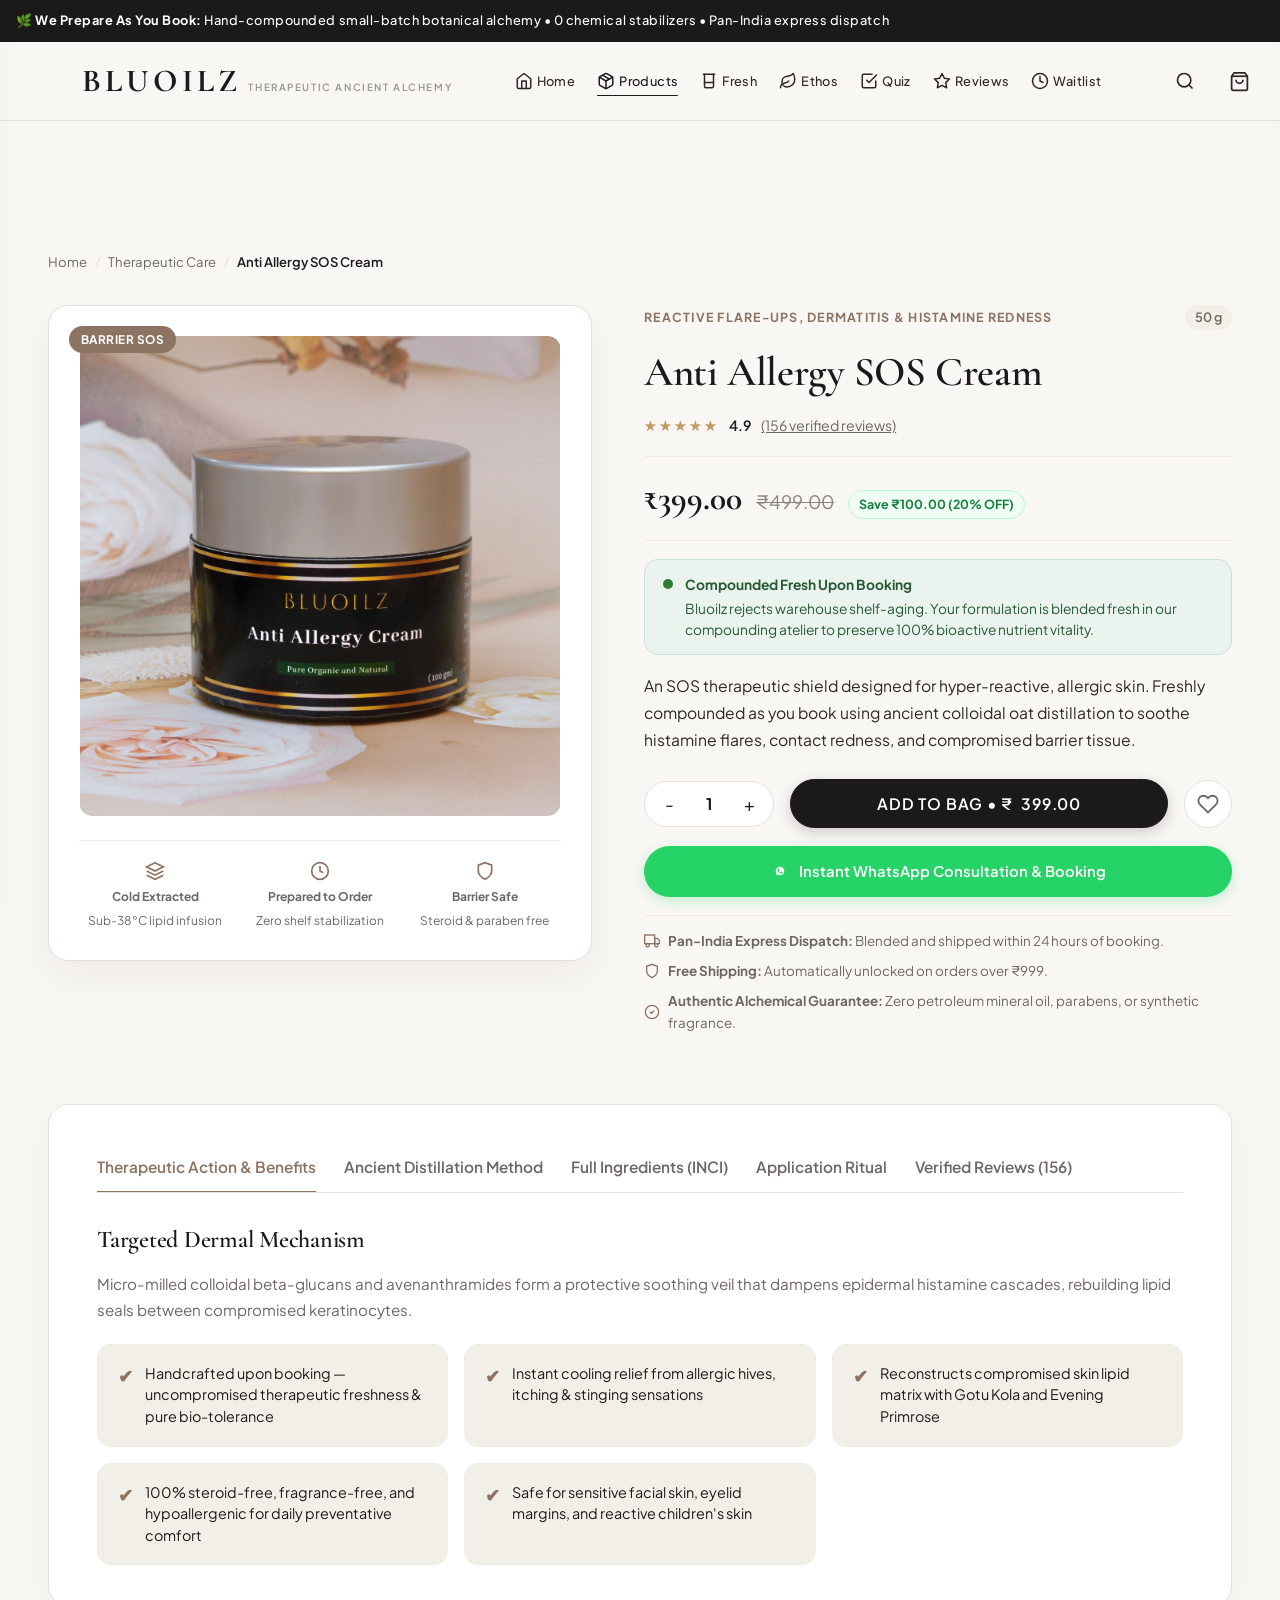
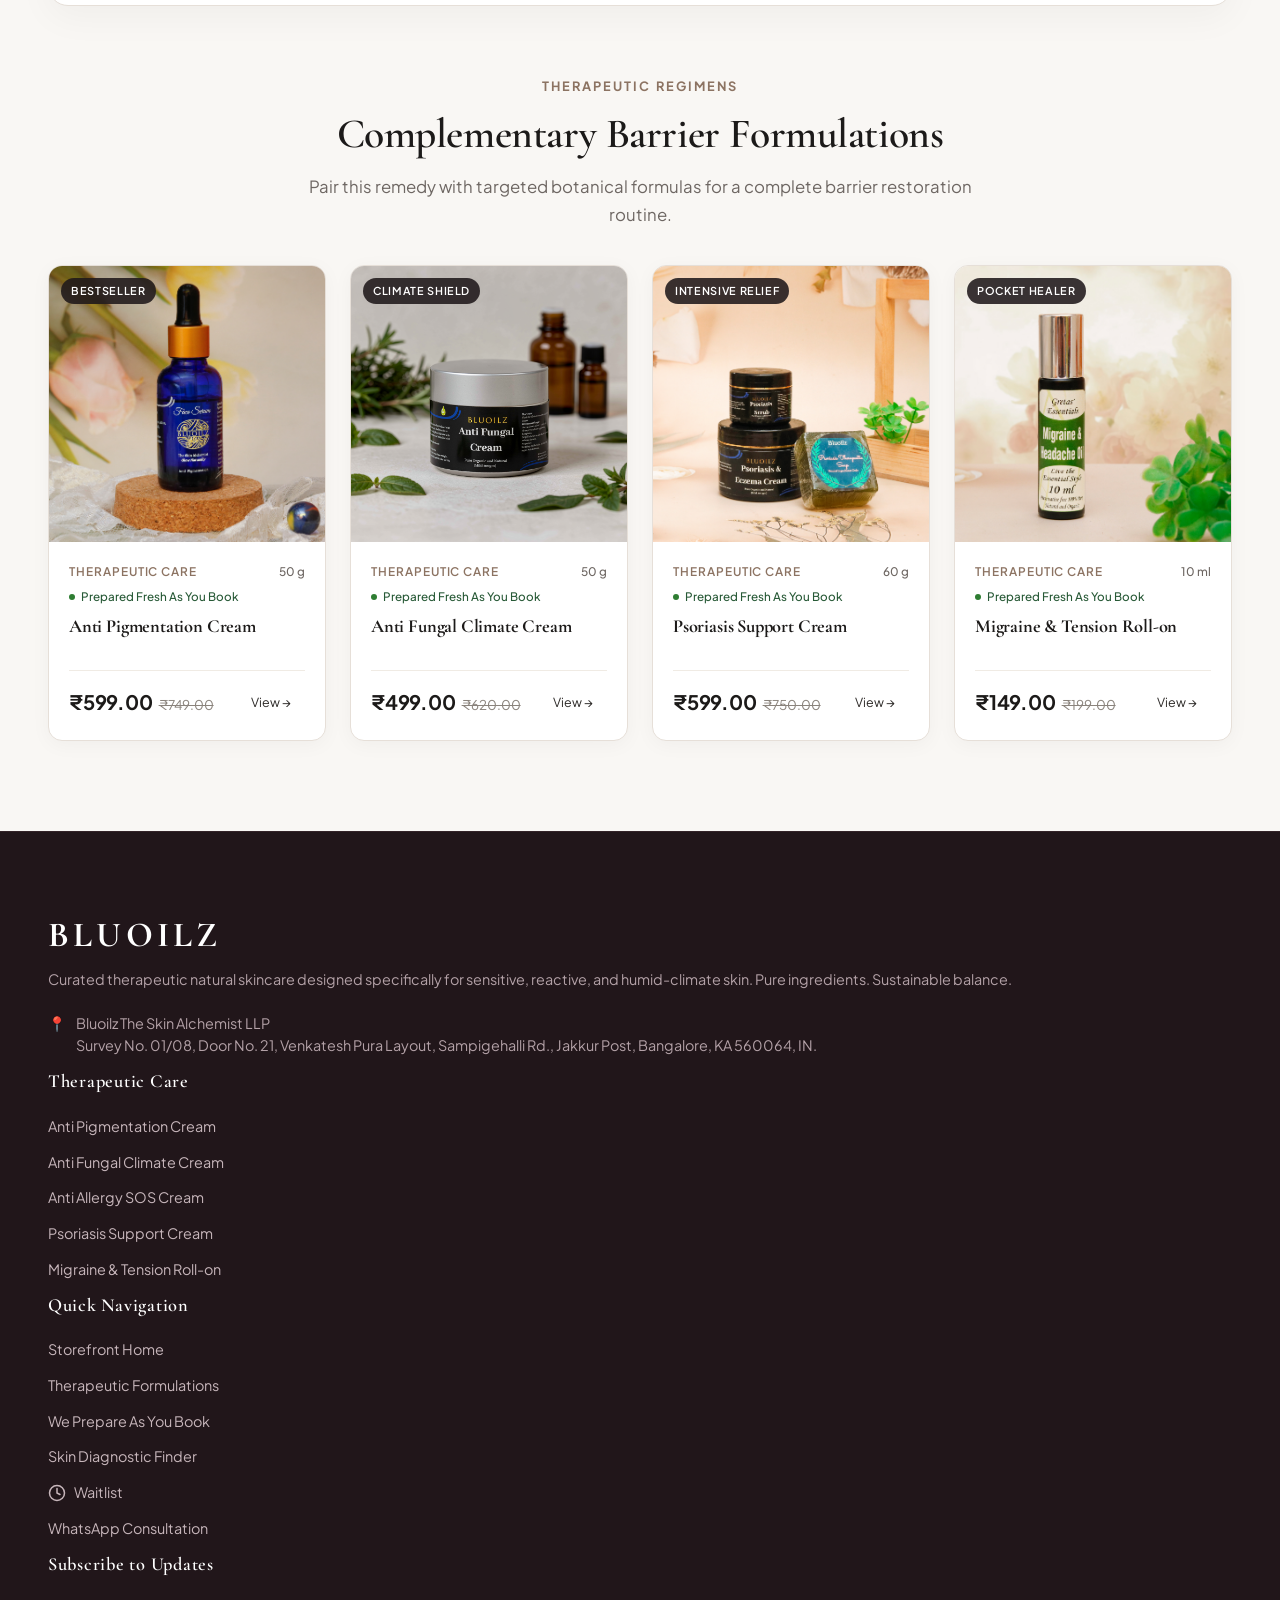
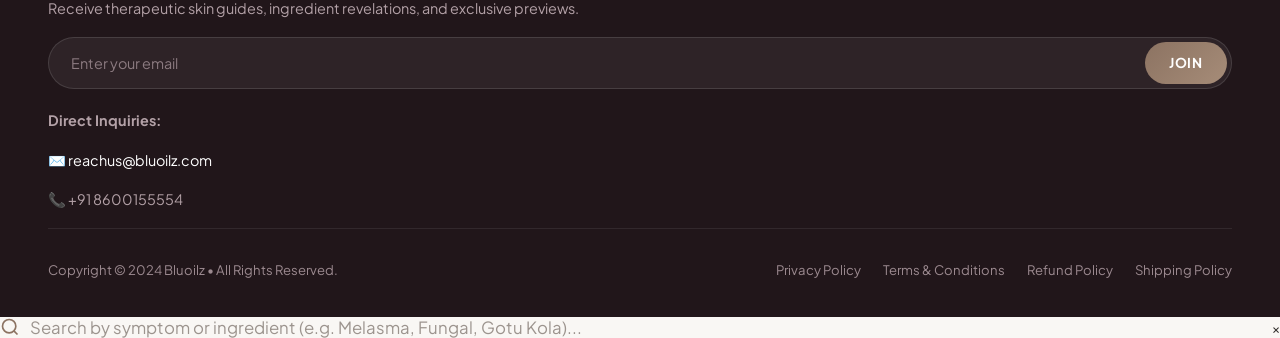
<file: anti-allergy-cream.html>
<!DOCTYPE html>
<html lang="en">
<head>
  <meta charset="UTF-8">
  <meta name="viewport" content="width=device-width, initial-scale=1.0">
  <meta name="color-scheme" content="light">
  <title>Anti Allergy SOS Cream | Bluoilz Therapeutic Skincare</title>
  <meta name="description" content="Hypoallergenic Anti Allergy SOS Cream made fresh as you book. Soothes contact redness, histamine flares, and compromised skin barriers with Colloidal Oatmeal & Gotu Kola.">
  <link rel="canonical" href="https://www.bluoilz.com/anti-allergy-cream.html">

  <!-- Open Graph -->
  <meta property="og:title" content="Anti Allergy SOS Cream | Bluoilz Therapeutic Skincare">
  <meta property="og:description" content="An SOS therapeutic shield designed for hyper-reactive, allergic skin. Freshly compounded as you book using ancient colloidal oat distillation to soothe histamine flares, contact redness, and compromised barrier tissue.">
  <meta property="og:type" content="product">
  <meta property="og:url" content="https://www.bluoilz.com/anti-allergy-cream.html">
  <meta property="og:image" content="https://www.bluoilz.com/assets/anti_allergy.jpg">
  <meta property="product:price:amount" content="399">
  <meta property="product:price:currency" content="INR">

  <!-- Schema.org Product Structured Data -->
  <script type="application/ld+json">
  {
    "@context": "https://schema.org/",
    "@type": "Product",
    "name": "Anti Allergy SOS Cream",
    "image": "https://www.bluoilz.com/assets/anti_allergy.jpg",
    "description": "An SOS therapeutic shield designed for hyper-reactive, allergic skin. Freshly compounded as you book using ancient colloidal oat distillation to soothe histamine flares, contact redness, and compromised barrier tissue.",
    "brand": {
      "@type": "Brand",
      "name": "Bluoilz"
    },
    "offers": {
      "@type": "Offer",
      "url": "https://www.bluoilz.com/anti-allergy-cream.html",
      "priceCurrency": "INR",
      "price": "399",
      "availability": "https://schema.org/InStock",
      "itemCondition": "https://schema.org/NewCondition"
    },
    "aggregateRating": {
      "@type": "AggregateRating",
      "ratingValue": "4.9",
      "reviewCount": "156"
    }
  }
  </script>

  <!-- Google Fonts -->
  <link rel="preconnect" href="https://fonts.googleapis.com">
  <link rel="preconnect" href="https://fonts.gstatic.com" crossorigin>
  <link href="https://fonts.googleapis.com/css2?family=Cormorant+Garamond:ital,wght@0,500;0,600;0,700;1,400;1,600&family=Plus+Jakarta+Sans:wght@400;500;600;700&display=swap" rel="stylesheet">

  <link rel="stylesheet" href="styles.css">
</head>
<body>

  <!-- Top Announcement Bar -->
  <div class="announcement-bar" role="region" aria-label="Announcement">
    <div class="announcement-inner">
      <span>🌿 <strong>We Prepare As You Book:</strong> Hand-compounded small-batch botanical alchemy &bull; 0 chemical stabilizers &bull; Pan-India express dispatch</span>
    </div>
  </div>

  <!-- Main Site Header -->
  <header class="site-header" id="siteHeader">
    <div class="container header-inner">
      <button class="mobile-nav-toggle" id="mobileNavToggle" aria-label="Toggle navigation menu" aria-expanded="false">
        <span></span>
        <span></span>
        <span></span>
      </button>

      <a href="index.html" class="brand-logo" aria-label="Bluoilz Home">
        <span class="brand-name">Bluoilz</span>
        <span class="brand-tag">Therapeutic Ancient Alchemy</span>
      </a>

      <!-- Desktop Nav -->
      <nav class="desktop-nav" aria-label="Main Navigation">
        <ul class="nav-links">
          <li class="nav-item"><a href="index.html" class="nav-link" title="Home"><svg width="18" height="18" viewBox="0 0 24 24" fill="none" stroke="currentColor" stroke-width="2" stroke-linecap="round" stroke-linejoin="round"><path d="m3 9 9-7 9 7v11a2 2 0 0 1-2 2H5a2 2 0 0 1-2-2z"/><polyline points="9 22 9 12 15 12 15 22"/></svg> <span class="nav-text">Home</span></a></li>
          <li class="nav-item"><a href="index.html#products" class="nav-link active" title="Therapeutic Care"><svg width="18" height="18" viewBox="0 0 24 24" fill="none" stroke="currentColor" stroke-width="2" stroke-linecap="round" stroke-linejoin="round"><line x1="16.5" y1="9.4" x2="7.5" y2="4.21"></line><path d="M21 16V8a2 2 0 0 0-1-1.73l-7-4a2 2 0 0 0-2 0l-7 4A2 2 0 0 0 3 8v8a2 2 0 0 0 1 1.73l7 4a2 2 0 0 0 2 0l7-4A2 2 0 0 0 21 16z"></path><polyline points="3.27 6.96 12 12.01 20.73 6.96"></polyline><line x1="12" y1="22.08" x2="12" y2="12"></line></svg> <span class="nav-text">Products</span></a></li>
          <li class="nav-item"><a href="index.html#curation" class="nav-link" title="Freshly Prepared"><svg width="18" height="18" viewBox="0 0 24 24" fill="none" stroke="currentColor" stroke-width="2" stroke-linecap="round" stroke-linejoin="round"><path d="M4.5 3h15"/><path d="M6 3v16a2 2 0 0 0 2 2h8a2 2 0 0 0 2-2V3"/><path d="M6 14h12"/></svg> <span class="nav-text">Fresh</span></a></li>
          <li class="nav-item"><a href="index.html#ethos" class="nav-link" title="Ancient Method"><svg width="18" height="18" viewBox="0 0 24 24" fill="none" stroke="currentColor" stroke-width="2" stroke-linecap="round" stroke-linejoin="round"><path d="M11 20A7 7 0 0 1 9.8 6.1C15.5 5 17 4.48 19 2c1 2 2 4.18 2 8 0 5.5-4.78 10-10 10Z"/><path d="M2 21c0-3 1.85-5.36 5.08-6C9.5 14.52 12 13 13 12"/></svg> <span class="nav-text">Ethos</span></a></li>
          <li class="nav-item"><a href="index.html#quiz" class="nav-link" title="Skin Diagnostic"><svg width="18" height="18" viewBox="0 0 24 24" fill="none" stroke="currentColor" stroke-width="2" stroke-linecap="round" stroke-linejoin="round"><path d="M9 11l3 3L22 4"/><path d="M21 12v7a2 2 0 0 1-2 2H5a2 2 0 0 1-2-2V5a2 2 0 0 1 2-2h11"/></svg> <span class="nav-text">Quiz</span></a></li>
          <li class="nav-item"><a href="index.html#reviews" class="nav-link" title="Reviews"><svg width="18" height="18" viewBox="0 0 24 24" fill="none" stroke="currentColor" stroke-width="2" stroke-linecap="round" stroke-linejoin="round"><polygon points="12 2 15.09 8.26 22 9.27 17 14.14 18.18 21.02 12 17.77 5.82 21.02 7 14.14 2 9.27 8.91 8.26 12 2"/></svg> <span class="nav-text">Reviews</span></a></li>
          <li class="nav-item"><a href="waitlist.html" class="nav-link" title="Waitlist"><svg width="18" height="18" viewBox="0 0 24 24" fill="none" stroke="currentColor" stroke-width="2" stroke-linecap="round" stroke-linejoin="round"><circle cx="12" cy="12" r="10"/><polyline points="12 6 12 12 16 14"/></svg> <span class="nav-text">Waitlist</span></a></li>
        </ul>
      </nav>

      <!-- Header Actions -->
      <div class="header-actions">
        <a href="wishlist.html" class="header-action-btn mobile-only-action" title="Wishlist" aria-label="Wishlist">
          <svg width="20" height="20" viewBox="0 0 24 24" fill="none" stroke="currentColor" stroke-width="2">
            <path d="M20.84 4.61a5.5 5.5 0 0 0-7.78 0L12 5.67l-1.06-1.06a5.5 5.5 0 0 0-7.78 7.78l1.06 1.06L12 21.23l7.78-7.78 1.06-1.06a5.5 5.5 0 0 0 0-7.78z"/>
          </svg>
        </a>

        <button class="header-action-btn desktop-only-action" title="Search remedies (Press /)" onclick="openSearchModal()" aria-label="Search remedies">
          <svg width="20" height="20" viewBox="0 0 24 24" fill="none" stroke="currentColor" stroke-width="2">
            <circle cx="11" cy="11" r="8"/><line x1="21" y1="21" x2="16.65" y2="16.65"/>
          </svg>
        </button>

        <button class="header-action-btn open-cart-btn desktop-only-action" title="View Cart" aria-label="View Cart">
          <svg width="21" height="21" viewBox="0 0 24 24" fill="none" stroke="currentColor" stroke-width="2">
            <path d="M6 2L3 6v14a2 2 0 0 0 2 2h14a2 2 0 0 0 2-2V6l-3-4z"/><line x1="3" y1="6" x2="21" y2="6"/><path d="M16 10a4 4 0 0 1-8 0"/>
          </svg>
          <span class="cart-badge" style="display:none;">0</span>
        </button>
      </div>
    </div>

    <!-- Mobile Top Quick Navigation Bar (Home, Shop, Search, Cart) -->
    <nav class="mobile-top-nav" id="mobileTopNav" aria-label="Mobile Navigation">
      <div class="mobile-top-nav-inner">
        <a href="index.html" class="top-nav-item" aria-label="Home">
          <svg width="19" height="19" viewBox="0 0 24 24" fill="none" stroke="currentColor" stroke-width="2">
            <path d="M3 9l9-7 9 7v11a2 2 0 0 1-2 2H5a2 2 0 0 1-2-2z"></path>
            <polyline points="9 22 9 12 15 12 15 22"></polyline>
          </svg>
          <span>Home</span>
        </a>
        <a href="index.html#products" class="top-nav-item active" aria-label="Shop">
          <svg width="19" height="19" viewBox="0 0 24 24" fill="none" stroke="currentColor" stroke-width="2">
            <circle cx="9" cy="21" r="1"></circle>
            <circle cx="20" cy="21" r="1"></circle>
            <path d="M1 1h4l2.68 13.39a2 2 0 0 0 2 1.61h9.72a2 2 0 0 0 2-1.61L23 6H6"></path>
          </svg>
          <span>Shop</span>
        </a>
        <button type="button" class="top-nav-item" onclick="openSearchModal()" aria-label="Search">
          <svg width="19" height="19" viewBox="0 0 24 24" fill="none" stroke="currentColor" stroke-width="2">
            <circle cx="11" cy="11" r="8"></circle>
            <line x1="21" y1="21" x2="16.65" y2="16.65"></line>
          </svg>
          <span>Search</span>
        </button>
        <button type="button" class="top-nav-item open-cart-btn" aria-label="Cart">
          <div class="top-nav-icon-wrap">
            <svg width="19" height="19" viewBox="0 0 24 24" fill="none" stroke="currentColor" stroke-width="2">
              <path d="M6 2L3 6v14a2 2 0 0 0 2 2h14a2 2 0 0 0 2-2V6l-3-4z"></path>
              <line x1="3" y1="6" x2="21" y2="6"></line>
              <path d="M16 10a4 4 0 0 1-8 0"></path>
            </svg>
            <span class="cart-badge top-nav-badge" style="display:none;">0</span>
          </div>
          <span>Cart</span>
        </button>
      </div>
    </nav>
  </header>

  <!-- Mobile Nav Drawer -->
  <aside class="mobile-nav-menu" id="mobileNavMenu" aria-label="Mobile Navigation">
    <div class="mobile-nav-header">
      <div class="brand-logo">
        <span class="brand-name">Bluoilz</span>
        <span class="brand-tag">Therapeutic Ancient Alchemy</span>
      </div>
      <button class="close-nav-btn" id="closeMobileNav" aria-label="Close menu">
        <svg width="18" height="18" viewBox="0 0 24 24" fill="none" stroke="currentColor" stroke-width="2.2" stroke-linecap="round" stroke-linejoin="round">
          <line x1="18" y1="6" x2="6" y2="18"></line>
          <line x1="6" y1="6" x2="18" y2="18"></line>
        </svg>
      </button>
    </div>
    <ul class="mobile-nav-links">
      <li><a href="index.html"><span style="display:flex; align-items:center; gap:8px;"><svg width="18" height="18" viewBox="0 0 24 24" fill="none" stroke="currentColor" stroke-width="2" stroke-linecap="round" stroke-linejoin="round"><path d="m3 9 9-7 9 7v11a2 2 0 0 1-2 2H5a2 2 0 0 1-2-2z"/><polyline points="9 22 9 12 15 12 15 22"/></svg> <span>Home</span></span></a></li>
      <li><a href="index.html#products"><span style="display:flex; align-items:center; gap:8px;"><svg width="18" height="18" viewBox="0 0 24 24" fill="none" stroke="currentColor" stroke-width="2" stroke-linecap="round" stroke-linejoin="round"><line x1="16.5" y1="9.4" x2="7.5" y2="4.21"></line><path d="M21 16V8a2 2 0 0 0-1-1.73l-7-4a2 2 0 0 0-2 0l-7 4A2 2 0 0 0 3 8v8a2 2 0 0 0 1 1.73l7 4a2 2 0 0 0 2 0l7-4A2 2 0 0 0 21 16z"></path><polyline points="3.27 6.96 12 12.01 20.73 6.96"></polyline><line x1="12" y1="22.08" x2="12" y2="12"></line></svg> <span>Products</span></span></a></li>
      <li><a href="index.html#curation"><span style="display:flex; align-items:center; gap:8px;"><svg width="18" height="18" viewBox="0 0 24 24" fill="none" stroke="currentColor" stroke-width="2" stroke-linecap="round" stroke-linejoin="round"><path d="M4.5 3h15"/><path d="M6 3v16a2 2 0 0 0 2 2h8a2 2 0 0 0 2-2V3"/><path d="M6 14h12"/></svg> <span>Fresh</span></span></a></li>
      <li><a href="index.html#ethos"><span style="display:flex; align-items:center; gap:8px;"><svg width="18" height="18" viewBox="0 0 24 24" fill="none" stroke="currentColor" stroke-width="2" stroke-linecap="round" stroke-linejoin="round"><path d="M11 20A7 7 0 0 1 9.8 6.1C15.5 5 17 4.48 19 2c1 2 2 4.18 2 8 0 5.5-4.78 10-10 10Z"/><path d="M2 21c0-3 1.85-5.36 5.08-6C9.5 14.52 12 13 13 12"/></svg> <span>Ethos</span></span></a></li>
      <li><a href="index.html#quiz"><span style="display:flex; align-items:center; gap:8px;"><svg width="18" height="18" viewBox="0 0 24 24" fill="none" stroke="currentColor" stroke-width="2" stroke-linecap="round" stroke-linejoin="round"><path d="M9 11l3 3L22 4"/><path d="M21 12v7a2 2 0 0 1-2 2H5a2 2 0 0 1-2-2V5a2 2 0 0 1 2-2h11"/></svg> <span>Quiz</span></span></a></li>
      <li><a href="waitlist.html"><span style="display:flex; align-items:center; gap:8px;"><svg width="18" height="18" viewBox="0 0 24 24" fill="none" stroke="currentColor" stroke-width="2" stroke-linecap="round" stroke-linejoin="round"><circle cx="12" cy="12" r="10"/><polyline points="12 6 12 12 16 14"/></svg> <span>Waitlist</span></span></a></li>
      <li style="border-top: 1px solid var(--color-border); padding-top: 12px; margin-top: 12px;">
        <span style="font-size: 0.72rem; text-transform: uppercase; color: var(--color-text-muted); font-weight: 700; letter-spacing: 0.08em; display: block; margin-bottom: 8px;">Therapeutic Catalog</span>
      </li>
      <li><a href="anti-pigmentation-cream.html" style="">Anti Pigmentation Cream</a></li><li><a href="anti-fungal-cream.html" style="">Anti Fungal Climate Cream</a></li><li><a href="anti-allergy-cream.html" style="color: var(--color-accent); font-weight: 700;">Anti Allergy SOS Cream</a></li><li><a href="psoriasis-support-cream.html" style="">Psoriasis Support Cream</a></li><li><a href="migraine-relief-oil.html" style="">Migraine & Tension Roll-on</a></li>
    </ul>
  </aside>
  <div class="mobile-nav-backdrop" id="mobileNavBackdrop"></div>

  <!-- PDP Main Content -->
  <main class="pdp-page-wrapper">
    <div class="container">
      
      <!-- Breadcrumb Navigation -->
      <nav class="pdp-breadcrumb" aria-label="Breadcrumb">
        <a href="index.html">Home</a>
        <span class="divider">/</span>
        <a href="index.html#products">Therapeutic Care</a>
        <span class="divider">/</span>
        <span class="current">Anti Allergy SOS Cream</span>
      </nav>

      <!-- Main Product Hero Grid -->
      <div class="pdp-hero-grid">
        
        <!-- Left Column: Gallery & Trust Indicators -->
        <div class="pdp-gallery-frame">
          <span class="pdp-badge-tag">Barrier SOS</span>
          <img src="assets/anti_allergy.jpg" alt="Anti Allergy SOS Cream" class="pdp-main-img" onerror="this.onerror=null; this.src='assets/anti_pigmentation.jpg';">

          <div class="pdp-trust-pills">
            <div class="pdp-trust-pill">
              <svg width="20" height="20" viewBox="0 0 24 24" fill="none" stroke="currentColor" stroke-width="2">
                <path d="M12 2L2 7l10 5 10-5-10-5zM2 17l10 5 10-5M2 12l10 5 10-5"/>
              </svg>
              <strong>Cold Extracted</strong>
              <span>Sub-38°C lipid infusion</span>
            </div>
            <div class="pdp-trust-pill">
              <svg width="20" height="20" viewBox="0 0 24 24" fill="none" stroke="currentColor" stroke-width="2">
                <circle cx="12" cy="12" r="10"/><path d="M12 6v6l4 2"/>
              </svg>
              <strong>Prepared to Order</strong>
              <span>Zero shelf stabilization</span>
            </div>
            <div class="pdp-trust-pill">
              <svg width="20" height="20" viewBox="0 0 24 24" fill="none" stroke="currentColor" stroke-width="2">
                <path d="M12 22s8-4 8-10V5l-8-3-8 3v7c0 6 8 10 8 10z"/>
              </svg>
              <strong>Barrier Safe</strong>
              <span>Steroid & paraben free</span>
            </div>
          </div>
        </div>

        <!-- Right Column: Purchasing Info & Buy Box -->
        <div class="pdp-info-col">
          <div class="pdp-eyebrow-row">
            <span class="pdp-category-eyebrow">Reactive Flare-ups, Dermatitis & Histamine Redness</span>
            <span class="pdp-weight-tag">50 g</span>
          </div>

          <h1 class="pdp-title">Anti Allergy SOS Cream</h1>

          <div class="pdp-ratings-bar">
            <div class="stars">★★★★★</div>
            <span style="font-weight: 600; color: var(--color-primary);">4.9</span>
            <a href="#dossierTabs" onclick="switchPdpTab('tab-reviews')" class="count-link">(156 verified reviews)</a>
          </div>

          <!-- Price Row -->
          <div class="pdp-price-box">
            <span class="pdp-current-price">₹399.00</span>
            <span class="pdp-orig-price">₹499.00</span>
            <span class="pdp-discount-pill">Save ₹100.00 (20% OFF)</span>
          </div>

          <!-- Freshness Status Notice -->
          <div class="pdp-freshness-notice">
            <div class="pulse-dot"></div>
            <div>
              <p><strong>Compounded Fresh Upon Booking</strong>
              Bluoilz rejects warehouse shelf-aging. Your formulation is blended fresh in our compounding atelier to preserve 100% bioactive nutrient vitality.</p>
            </div>
          </div>

          <p class="pdp-desc-text">An SOS therapeutic shield designed for hyper-reactive, allergic skin. Freshly compounded as you book using ancient colloidal oat distillation to soothe histamine flares, contact redness, and compromised barrier tissue.</p>

          <!-- Add to Cart & Buy Box -->
          <div class="pdp-actions-row">
            <div class="pdp-qty-control">
              <button type="button" class="pdp-qty-btn" onclick="adjustPdpQty(-1)" aria-label="Decrease quantity">-</button>
              <input type="number" id="pdpQty" class="pdp-qty-input" value="1" min="1" max="10" readonly>
              <button type="button" class="pdp-qty-btn" onclick="adjustPdpQty(1)" aria-label="Increase quantity">+</button>
            </div>
            <button class="btn btn-primary pdp-btn-add" onclick="addPdpToCart('anti-allergy-cream')">
              Add to Bag &bull; ₹<span id="pdpPriceDisplay">399.00</span>
            </button>
            <button class="pdp-wishlist-btn" data-product-id="anti-allergy-cream" onclick="toggleWishlist('anti-allergy-cream', this)" aria-label="Save to wishlist" title="Save to wishlist">
              <svg width="22" height="22" viewBox="0 0 24 24" fill="none" stroke="currentColor" stroke-width="2">
                <path d="M20.84 4.61a5.5 5.5 0 0 0-7.78 0L12 5.67l-1.06-1.06a5.5 5.5 0 0 0-7.78 7.78l1.06 1.06L12 21.23l7.78-7.78 1.06-1.06a5.5 5.5 0 0 0 0-7.78z"/>
              </svg>
            </button>
          </div>

          <a href="https://wa.me/918600155554?text=Hi%20Bluoilz,%20I%20would%20like%20to%20order%20the%20Anti%20Allergy%20SOS%20Cream" target="_blank" rel="noopener" class="pdp-whatsapp-btn">
            <svg width="18" height="18" viewBox="0 0 24 24" fill="currentColor">
              <path d="M12.031 6.172c-3.181 0-5.767 2.586-5.768 5.766-.001 1.298.38 2.27 1.019 3.287l-.582 2.128 2.182-.573c.978.58 1.911.928 3.145.929 3.178 0 5.767-2.587 5.768-5.766.001-3.187-2.575-5.77-5.764-5.771zm3.392 8.244c-.144.405-.837.774-1.17.824-.299.045-.677.063-1.092-.069-.252-.08-.575-.187-.988-.365-1.739-.751-2.874-2.502-2.961-2.617-.087-.116-.708-.94-.708-1.793s.448-1.273.607-1.446c.159-.173.346-.217.462-.217l.332.006c.106.005.249-.04.39.298.144.347.491 1.2.534 1.287.043.087.072.188.014.304-.058.116-.087.188-.173.289l-.26.304c-.087.086-.177.18-.076.354.101.174.449.741.964 1.201.662.591 1.221.774 1.394.86s.275.072.376-.043c.101-.116.433-.506.549-.68.116-.173.231-.145.39-.087s1.011.477 1.184.564.289.13.332.202c.045.072.045.419-.099.824z"/>
            </svg>
            Instant WhatsApp Consultation & Booking
          </a>

          <!-- Delivery & Quality Perks -->
          <div class="pdp-perks-list">
            <div class="pdp-perk-item">
              <svg width="16" height="16" viewBox="0 0 24 24" fill="none" stroke="currentColor" stroke-width="2">
                <rect x="1" y="3" width="15" height="13"/><polygon points="16 8 20 8 23 11 23 16 16 16 16 8"/><circle cx="5.5" cy="18.5" r="2.5"/><circle cx="18.5" cy="18.5" r="2.5"/>
              </svg>
              <span><strong>Pan-India Express Dispatch:</strong> Blended and shipped within 24 hours of booking.</span>
            </div>
            <div class="pdp-perk-item">
              <svg width="16" height="16" viewBox="0 0 24 24" fill="none" stroke="currentColor" stroke-width="2">
                <path d="M12 22s8-4 8-10V5l-8-3-8 3v7c0 6 8 10 8 10z"/>
              </svg>
              <span><strong>Free Shipping:</strong> Automatically unlocked on orders over ₹999.</span>
            </div>
            <div class="pdp-perk-item">
              <svg width="16" height="16" viewBox="0 0 24 24" fill="none" stroke="currentColor" stroke-width="2">
                <circle cx="12" cy="12" r="10"/><path d="M9 12l2 2 4-4"/>
              </svg>
              <span><strong>Authentic Alchemical Guarantee:</strong> Zero petroleum mineral oil, parabens, or synthetic fragrance.</span>
            </div>
          </div>

        </div>
      </div>

      <!-- In-Depth Therapeutic Dossier Tabs -->
      <section class="pdp-tabs-container" id="dossierTabs">
        <div class="pdp-tab-nav" role="tablist">
          <button type="button" class="pdp-tab-btn active" onclick="switchPdpTab('tab-benefits')" role="tab" id="btn-benefits">Therapeutic Action & Benefits</button>
          <button type="button" class="pdp-tab-btn" onclick="switchPdpTab('tab-distillation')" role="tab" id="btn-distillation">Ancient Distillation Method</button>
          <button type="button" class="pdp-tab-btn" onclick="switchPdpTab('tab-ingredients')" role="tab" id="btn-ingredients">Full Ingredients (INCI)</button>
          <button type="button" class="pdp-tab-btn" onclick="switchPdpTab('tab-ritual')" role="tab" id="btn-ritual">Application Ritual</button>
          <button type="button" class="pdp-tab-btn" onclick="switchPdpTab('tab-reviews')" role="tab" id="btn-reviews">Verified Reviews (156)</button>
        </div>

        <!-- Tab 1: Benefits -->
        <div class="pdp-tab-pane active" id="tab-benefits" role="tabpanel">
          <h3>Targeted Dermal Mechanism</h3>
          <p>Micro-milled colloidal beta-glucans and avenanthramides form a protective soothing veil that dampens epidermal histamine cascades, rebuilding lipid seals between compromised keratinocytes.</p>

          <div class="pdp-benefits-grid">
            
              <div class="pdp-benefit-card">
                <span class="icon-bullet">✔</span>
                <span>Handcrafted upon booking — uncompromised therapeutic freshness & pure bio-tolerance</span>
              </div>
            
              <div class="pdp-benefit-card">
                <span class="icon-bullet">✔</span>
                <span>Instant cooling relief from allergic hives, itching & stinging sensations</span>
              </div>
            
              <div class="pdp-benefit-card">
                <span class="icon-bullet">✔</span>
                <span>Reconstructs compromised skin lipid matrix with Gotu Kola and Evening Primrose</span>
              </div>
            
              <div class="pdp-benefit-card">
                <span class="icon-bullet">✔</span>
                <span>100% steroid-free, fragrance-free, and hypoallergenic for daily preventative comfort</span>
              </div>
            
              <div class="pdp-benefit-card">
                <span class="icon-bullet">✔</span>
                <span>Safe for sensitive facial skin, eyelid margins, and reactive children's skin</span>
              </div>
            
          </div>
        </div>

        <!-- Tab 2: Distillation -->
        <div class="pdp-tab-pane" id="tab-distillation" role="tabpanel">
          <h3>The Ancient Fresh Compounding Method</h3>
          <p>Colloidal oat kernel distillates and Centella Asiatica leaves are cold-infused with botanical squalane and raw organic evening primrose oil to preserve active anti-inflammatory avenanthramides without chemical emulsifiers.</p>
          <div class="pdp-freshness-notice" style="margin-top: 16px;">
            <div class="pulse-dot"></div>
            <div>
              <p><strong>Why We Refuse Warehouse Aging:</strong> Most skincare products sit on warehouse shelves for 12 to 24 months, surviving only through harsh parabens and chemical stabilizers. Bluoilz prepares your formula fresh upon booking, so active botanical enzymes reach your skin at 100% biological vitality.</p>
            </div>
          </div>
          <p style="margin-top: 20px;">
            <a href="index.html#curation" class="card-internal-link" style="margin-top: 0;">Learn more about our Freshness Principle &rarr;</a>
          </p>
        </div>

        <!-- Tab 3: Ingredients -->
        <div class="pdp-tab-pane" id="tab-ingredients" role="tabpanel">
          <h3>100% Transparent Ingredient Deck</h3>
          <p>Every ingredient is selected for its bioactive affinity with human skin lipids. Zero hidden synthetics or fillers.</p>
          <div class="pdp-ingredients-box">
            <p><strong>INCI Ingredients:</strong> Colloidal Oatmeal (Avena Sativa), Centella Asiatica Leaf Extract (Gotu Kola), German Chamomile Flower Extract (Matricaria Chamomilla), Evening Primrose Seed Oil (Oenothera Biennis), Unrefined Shea Butter (Butyrospermum Parkii), Plant Squalane, Purified Water.</p>
          </div>
          <div style="margin-top: 16px; font-size: 0.86rem; color: var(--color-text-muted);">
            <span>🌿 100% Free From: Parabens &bull; Sulfates &bull; Synthetic Perfumes &bull; Petroleum Mineral Oil &bull; Silicones &bull; Animal Testing</span>
          </div>
        </div>

        <!-- Tab 4: Ritual -->
        <div class="pdp-tab-pane" id="tab-ritual" role="tabpanel">
          <h3>Recommended Application Ritual</h3>
          <p>Smooth generously over red, stinging, or allergic skin areas. Can be applied as often as needed throughout the day during acute flare-ups. Suitable for face and body.</p>
          <div class="pdp-benefit-card" style="margin-top: 16px;">
            <span class="icon-bullet">💡</span>
            <span><strong>Apothecary Tip:</strong> Store in a cool, dry place away from direct sunlight. Because this formula contains zero chemical stabilizers, keeping it sealed tightly preserves maximum lipid potency.</span>
          </div>
        </div>

        <!-- Tab 5: Reviews -->
        <div class="pdp-tab-pane" id="tab-reviews" role="tabpanel">
          <div style="display: flex; justify-content: space-between; align-items: center; margin-bottom: 24px; flex-wrap: wrap; gap: 12px;">
            <div>
              <h3 style="margin: 0;">Patient & Community Experiences</h3>
              <span style="font-size: 0.88rem; color: var(--color-text-muted);">Average Rating: <strong>4.9 / 5.0</strong> based on 156 verified purchases</span>
            </div>
            <a href="index.html#reviews" class="btn btn-secondary" style="padding: 8px 18px; font-size: 0.82rem;">View All Community Reviews</a>
          </div>

          <div style="display: flex; flex-direction: column; gap: 16px;">
            
              <div style="background: var(--color-sand); padding: 20px 24px; border-radius: var(--radius-md); border: 1px solid var(--color-border-light);">
                <div style="display: flex; justify-content: space-between; align-items: center; margin-bottom: 6px;">
                  <strong style="color: var(--color-primary);">Dr. Anirudh K.</strong>
                  <span style="font-size: 0.76rem; color: #15803d; font-weight: 600;">✔ Verified Buyer • 1 month ago</span>
                </div>
                <div class="stars" style="color: var(--color-gold); font-size: 0.85rem; margin-bottom: 8px;">★★★★★</div>
                <p style="font-size: 0.92rem; color: var(--color-text-main); line-height: 1.6; margin: 0;">"As a physician with sensitive skin, this is one of the few barrier balms with zero preservatives that doesn't trigger reactive dermatitis."</p>
              </div>
            
              <div style="background: var(--color-sand); padding: 20px 24px; border-radius: var(--radius-md); border: 1px solid var(--color-border-light);">
                <div style="display: flex; justify-content: space-between; align-items: center; margin-bottom: 6px;">
                  <strong style="color: var(--color-primary);">Pooja R.</strong>
                  <span style="font-size: 0.76rem; color: #15803d; font-weight: 600;">✔ Verified Buyer • 2 weeks ago</span>
                </div>
                <div class="stars" style="color: var(--color-gold); font-size: 0.85rem; margin-bottom: 8px;">★★★★★</div>
                <p style="font-size: 0.92rem; color: var(--color-text-main); line-height: 1.6; margin: 0;">"Rescued my skin after a harsh reaction to a hotel soap. Took away the angry red hives overnight."</p>
              </div>
            
              <div style="background: var(--color-sand); padding: 20px 24px; border-radius: var(--radius-md); border: 1px solid var(--color-border-light);">
                <div style="display: flex; justify-content: space-between; align-items: center; margin-bottom: 6px;">
                  <strong style="color: var(--color-primary);">Shweta N.</strong>
                  <span style="font-size: 0.76rem; color: #15803d; font-weight: 600;">✔ Verified Buyer • 3 weeks ago</span>
                </div>
                <div class="stars" style="color: var(--color-gold); font-size: 0.85rem; margin-bottom: 8px;">★★★★★</div>
                <p style="font-size: 0.92rem; color: var(--color-text-main); line-height: 1.6; margin: 0;">"Steroid-free comfort that actually works. Keeps my seasonal eczema redness completely calm."</p>
              </div>
            
          </div>
        </div>

      </section>

      <!-- Frequently Paired / Complementary Formulations (Internal Cross-Linking) -->
      <section class="pdp-related-section">
        <div class="section-header">
          <span class="section-eyebrow">Therapeutic Regimens</span>
          <h2 class="section-title">Complementary Barrier Formulations</h2>
          <p class="section-desc">Pair this remedy with targeted botanical formulas for a complete barrier restoration routine.</p>
        </div>

        <div class="pdp-related-grid">
          
            <div class="product-card">
              <div class="product-media">
                <span class="product-badge">Bestseller</span>
                <a href="anti-pigmentation-cream.html">
                  <img src="assets/anti_pigmentation.jpg" alt="Anti Pigmentation Cream" loading="lazy" class="product-img" onerror="this.onerror=null; this.src='assets/anti_pigmentation.jpg';">
                </a>
              </div>
              <div class="product-content">
                <div class="product-meta-row">
                  <span class="product-category-text">Therapeutic Care</span>
                  <span class="product-weight-text">50 g</span>
                </div>
                <div class="product-fresh-status">
                  <span class="status-pulse-dot"></span>
                  <span>Prepared Fresh As You Book</span>
                </div>
                <h3 class="product-title">
                  <a href="anti-pigmentation-cream.html" style="color: var(--color-primary); text-decoration: none;">Anti Pigmentation Cream</a>
                </h3>
                <div class="product-price-row">
                  <div class="price-wrap">
                    <span class="price-current">₹599.00</span>
                    <span class="price-original">₹749.00</span>
                  </div>
                  <a href="anti-pigmentation-cream.html" class="btn-ghost-pill" style="font-size: 0.78rem; padding: 6px 14px; text-decoration: none;">View &rarr;</a>
                </div>
              </div>
            </div>
          
            <div class="product-card">
              <div class="product-media">
                <span class="product-badge">Climate Shield</span>
                <a href="anti-fungal-cream.html">
                  <img src="assets/anti_fungal.png" alt="Anti Fungal Climate Cream" loading="lazy" class="product-img" onerror="this.onerror=null; this.src='assets/anti_pigmentation.jpg';">
                </a>
              </div>
              <div class="product-content">
                <div class="product-meta-row">
                  <span class="product-category-text">Therapeutic Care</span>
                  <span class="product-weight-text">50 g</span>
                </div>
                <div class="product-fresh-status">
                  <span class="status-pulse-dot"></span>
                  <span>Prepared Fresh As You Book</span>
                </div>
                <h3 class="product-title">
                  <a href="anti-fungal-cream.html" style="color: var(--color-primary); text-decoration: none;">Anti Fungal Climate Cream</a>
                </h3>
                <div class="product-price-row">
                  <div class="price-wrap">
                    <span class="price-current">₹499.00</span>
                    <span class="price-original">₹620.00</span>
                  </div>
                  <a href="anti-fungal-cream.html" class="btn-ghost-pill" style="font-size: 0.78rem; padding: 6px 14px; text-decoration: none;">View &rarr;</a>
                </div>
              </div>
            </div>
          
            <div class="product-card">
              <div class="product-media">
                <span class="product-badge">Intensive Relief</span>
                <a href="psoriasis-support-cream.html">
                  <img src="assets/psoriasis_cream.jpg" alt="Psoriasis Support Cream" loading="lazy" class="product-img" onerror="this.onerror=null; this.src='assets/anti_pigmentation.jpg';">
                </a>
              </div>
              <div class="product-content">
                <div class="product-meta-row">
                  <span class="product-category-text">Therapeutic Care</span>
                  <span class="product-weight-text">60 g</span>
                </div>
                <div class="product-fresh-status">
                  <span class="status-pulse-dot"></span>
                  <span>Prepared Fresh As You Book</span>
                </div>
                <h3 class="product-title">
                  <a href="psoriasis-support-cream.html" style="color: var(--color-primary); text-decoration: none;">Psoriasis Support Cream</a>
                </h3>
                <div class="product-price-row">
                  <div class="price-wrap">
                    <span class="price-current">₹599.00</span>
                    <span class="price-original">₹750.00</span>
                  </div>
                  <a href="psoriasis-support-cream.html" class="btn-ghost-pill" style="font-size: 0.78rem; padding: 6px 14px; text-decoration: none;">View &rarr;</a>
                </div>
              </div>
            </div>
          
            <div class="product-card">
              <div class="product-media">
                <span class="product-badge">Pocket Healer</span>
                <a href="migraine-relief-oil.html">
                  <img src="assets/migraine_oil.jpg" alt="Migraine & Tension Roll-on" loading="lazy" class="product-img" onerror="this.onerror=null; this.src='assets/anti_pigmentation.jpg';">
                </a>
              </div>
              <div class="product-content">
                <div class="product-meta-row">
                  <span class="product-category-text">Therapeutic Care</span>
                  <span class="product-weight-text">10 ml</span>
                </div>
                <div class="product-fresh-status">
                  <span class="status-pulse-dot"></span>
                  <span>Prepared Fresh As You Book</span>
                </div>
                <h3 class="product-title">
                  <a href="migraine-relief-oil.html" style="color: var(--color-primary); text-decoration: none;">Migraine & Tension Roll-on</a>
                </h3>
                <div class="product-price-row">
                  <div class="price-wrap">
                    <span class="price-current">₹149.00</span>
                    <span class="price-original">₹199.00</span>
                  </div>
                  <a href="migraine-relief-oil.html" class="btn-ghost-pill" style="font-size: 0.78rem; padding: 6px 14px; text-decoration: none;">View &rarr;</a>
                </div>
              </div>
            </div>
          
        </div>
      </section>

    </div>
  </main>

  <!-- Site Footer -->
  <footer class="site-footer" id="contact">
    <div class="container footer-container">
      <div class="footer-grid">
        <div class="footer-col footer-brand">
          <div class="brand-name">Bluoilz</div>
          <p>Curated therapeutic natural skincare designed specifically for sensitive, reactive, and humid-climate skin. Pure ingredients. Sustainable balance.</p>
          <div class="footer-contact-item">
            <span>📍</span>
            <span>Bluoilz The Skin Alchemist LLP<br>Survey No. 01/08, Door No. 21, Venkatesh Pura Layout, Sampigehalli Rd., Jakkur Post, Bangalore, KA 560064, IN.</span>
          </div>
        </div>

        <div class="footer-col">
          <h4>Therapeutic Care</h4>
          <ul class="footer-links">
            <li><a href="anti-pigmentation-cream.html">Anti Pigmentation Cream</a></li>
            <li><a href="anti-fungal-cream.html">Anti Fungal Climate Cream</a></li>
            <li><a href="anti-allergy-cream.html">Anti Allergy SOS Cream</a></li>
            <li><a href="psoriasis-support-cream.html">Psoriasis Support Cream</a></li>
            <li><a href="migraine-relief-oil.html">Migraine & Tension Roll-on</a></li>
          </ul>
        </div>

        <div class="footer-col">
          <h4>Quick Navigation</h4>
          <ul class="footer-links">
            <li><a href="index.html">Storefront Home</a></li>
            <li><a href="index.html#products">Therapeutic Formulations</a></li>
            <li><a href="index.html#curation">We Prepare As You Book</a></li>
            <li><a href="index.html#quiz">Skin Diagnostic Finder</a></li>
            <li><a href="waitlist.html"><span style="display:flex; align-items:center; gap:8px;"><svg width="18" height="18" viewBox="0 0 24 24" fill="none" stroke="currentColor" stroke-width="2" stroke-linecap="round" stroke-linejoin="round"><circle cx="12" cy="12" r="10"/><polyline points="12 6 12 12 16 14"/></svg> <span>Waitlist</span></span></a></li>
            <li><a href="https://wa.me/918600155554" target="_blank" rel="noopener">WhatsApp Consultation</a></li>
          </ul>
        </div>

        <div class="footer-col footer-newsletter">
          <h4>Subscribe to Updates</h4>
          <p>Receive therapeutic skin guides, ingredient revelations, and exclusive previews.</p>
          <form class="newsletter-form" id="newsletterForm">
            <input type="email" placeholder="Enter your email" required class="newsletter-input">
            <button type="submit" class="newsletter-btn">Join</button>
          </form>
          <div style="margin-top: 20px;">
            <p><strong>Direct Inquiries:</strong></p>
            <p>✉️ <a href="mailto:reachus@bluoilz.com" style="color:#ffffff;">reachus@bluoilz.com</a></p>
            <p>📞 +91 8600155554</p>
          </div>
        </div>
      </div>

      <div class="footer-bottom">
        <div>Copyright &copy; 2024 Bluoilz &bull; All Rights Reserved.</div>
        <div class="footer-legal">
          <a href="#">Privacy Policy</a>
          <a href="#">Terms & Conditions</a>
          <a href="#">Refund Policy</a>
          <a href="#">Shipping Policy</a>
        </div>
      </div>
    </div>
  </footer>

  <!-- Slide-out Cart Drawer -->
  <div class="cart-drawer" id="cartDrawer">
    <div class="cart-drawer-header">
      <h3>Your Bag</h3>
      <button class="btn-close-drawer" id="closeCartBtn" aria-label="Close cart">&times;</button>
    </div>

    <div class="shipping-bar-wrap">
      <div id="shippingNotice">Free shipping on orders above <strong>₹999.00</strong></div>
      <div class="progress-track">
        <div class="progress-fill" id="shippingProgress"></div>
      </div>
    </div>

    <div class="cart-drawer-items" id="cartDrawerItems">
      <!-- Items dynamically injected by app.js -->
    </div>

    <div class="cart-upsell-box" id="cartUpsellBox" style="display:none;"></div>

    <div class="cart-drawer-footer">
      <div class="cart-subtotal-row">
        <span>Subtotal</span>
        <span id="cartDrawerSubtotal">₹0.00</span>
      </div>
      <div class="cart-discount-row" id="cartDiscountRow" style="display:none; justify-content:space-between; color:var(--color-accent); font-size:0.9rem; margin-bottom:8px;">
        <span>Promo Discount</span>
        <span id="cartDrawerDiscount">-₹0.00</span>
      </div>
      <p class="shipping-calc-note">Taxes and express packaging calculated at checkout.</p>
      
      <div class="promo-code-box">
        <input type="text" id="promoInput" placeholder="Promo code (e.g. BLU10)" style="text-transform: uppercase;">
        <button type="button" id="applyPromoBtn" onclick="handleApplyPromo()">Apply</button>
      </div>

      <button class="btn btn-primary btn-checkout" id="checkoutBtn" onclick="openCheckoutModal()">
        Proceed to Secure Checkout
      </button>
      <button class="btn btn-secondary btn-continue-shopping" onclick="closeCart()" style="margin-top: 8px; width: 100%;">
        Continue Exploring
      </button>
    </div>
  </div>
  <div class="cart-backdrop" id="cartBackdrop"></div>

  <!-- Search Modal -->
  <div class="search-modal" id="searchModal" aria-hidden="true" role="dialog" aria-label="Search remedies">
    <div class="search-modal-content">
      <div class="search-input-wrap">
        <svg width="20" height="20" viewBox="0 0 24 24" fill="none" stroke="currentColor" stroke-width="2">
          <circle cx="11" cy="11" r="8"/><line x1="21" y1="21" x2="16.65" y2="16.65"/>
        </svg>
        <input type="text" id="searchInput" placeholder="Search by symptom or ingredient (e.g. Melasma, Fungal, Gotu Kola)..." autofocus>
        <button class="btn-close-search" id="closeSearchBtn" aria-label="Close search">&times;</button>
      </div>
      <div class="search-results-list" id="searchResultsList"></div>
    </div>
    <div class="search-backdrop" id="searchBackdrop"></div>
  </div>

  <!-- Checkout Modal -->
  <div class="checkout-modal" id="checkoutModal" role="dialog" aria-label="Checkout">
    <div class="checkout-modal-content" id="checkoutModalContent"></div>
    <div class="checkout-backdrop" onclick="closeCheckoutModal()"></div>
  </div>

  <!-- Toast Notification -->
  <div class="toast" id="toast" role="status" aria-live="polite"></div>

  <!-- Floating Back to Top Button -->
  <button class="back-to-top" id="backToTopBtn" aria-label="Back to top" title="Back to top">
    <svg width="20" height="20" viewBox="0 0 24 24" fill="none" stroke="currentColor" stroke-width="2.5" stroke-linecap="round" stroke-linejoin="round">
      <polyline points="18 15 12 9 6 15"></polyline>
    </svg>
  </button>

  <script src="app.js"></script>
  <script>
    const PDP_UNIT_PRICE = 399;
    let pdpQuantity = 1;

    function adjustPdpQty(delta) {
      pdpQuantity = Math.max(1, Math.min(10, pdpQuantity + delta));
      const input = document.getElementById('pdpQty');
      if (input) input.value = pdpQuantity;
      const display = document.getElementById('pdpPriceDisplay');
      if (display) display.textContent = (pdpQuantity * PDP_UNIT_PRICE).toFixed(2);
    }

    function addPdpToCart(productId) {
      if (typeof addToCart === 'function') {
        addToCart(productId, pdpQuantity);
      }
    }

    function switchPdpTab(tabId) {
      document.querySelectorAll('.pdp-tab-pane').forEach(p => p.classList.remove('active'));
      document.querySelectorAll('.pdp-tab-btn').forEach(b => b.classList.remove('active'));
      
      const targetPane = document.getElementById(tabId);
      if (targetPane) targetPane.classList.add('active');
      
      const btnMap = {
        'tab-benefits': 'btn-benefits',
        'tab-distillation': 'btn-distillation',
        'tab-ingredients': 'btn-ingredients',
        'tab-ritual': 'btn-ritual',
        'tab-reviews': 'btn-reviews'
      };
      const btn = document.getElementById(btnMap[tabId]);
      if (btn) btn.classList.add('active');
    }
  </script>
</body>
</html>
</file>
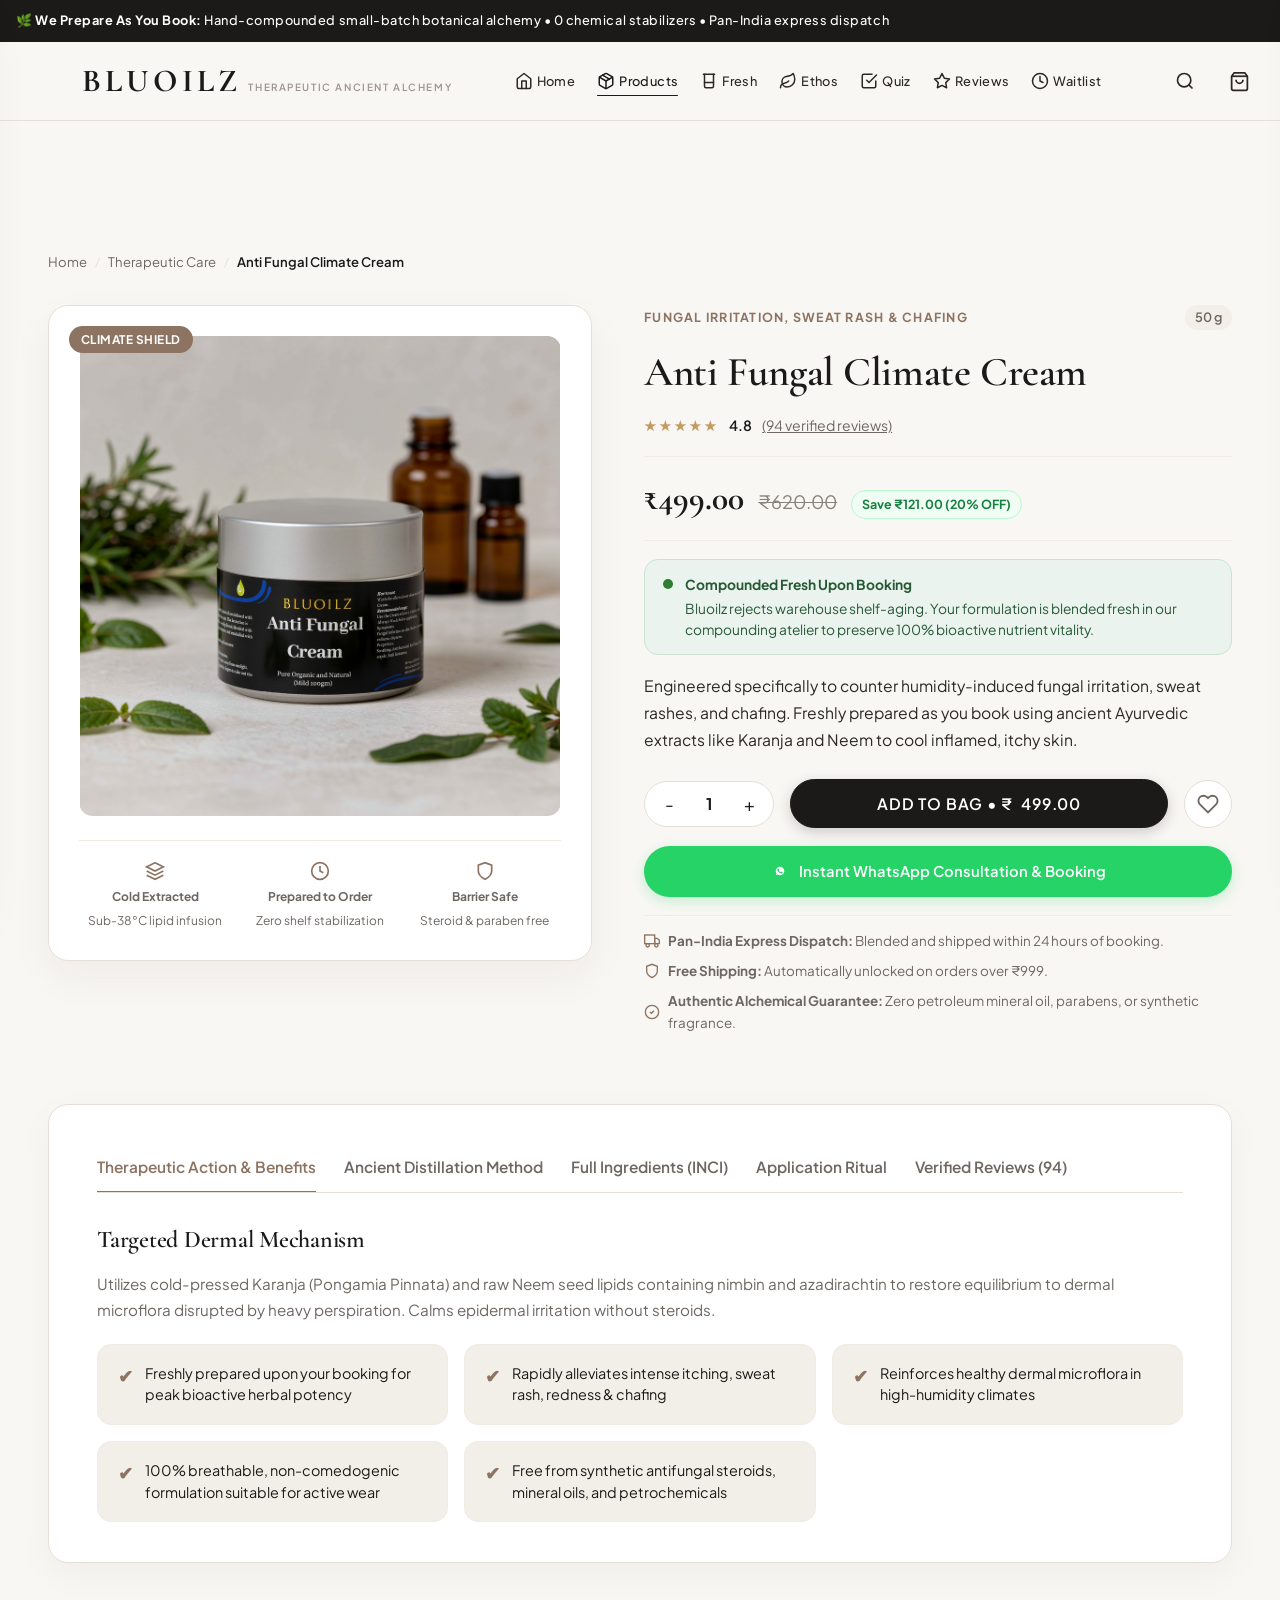
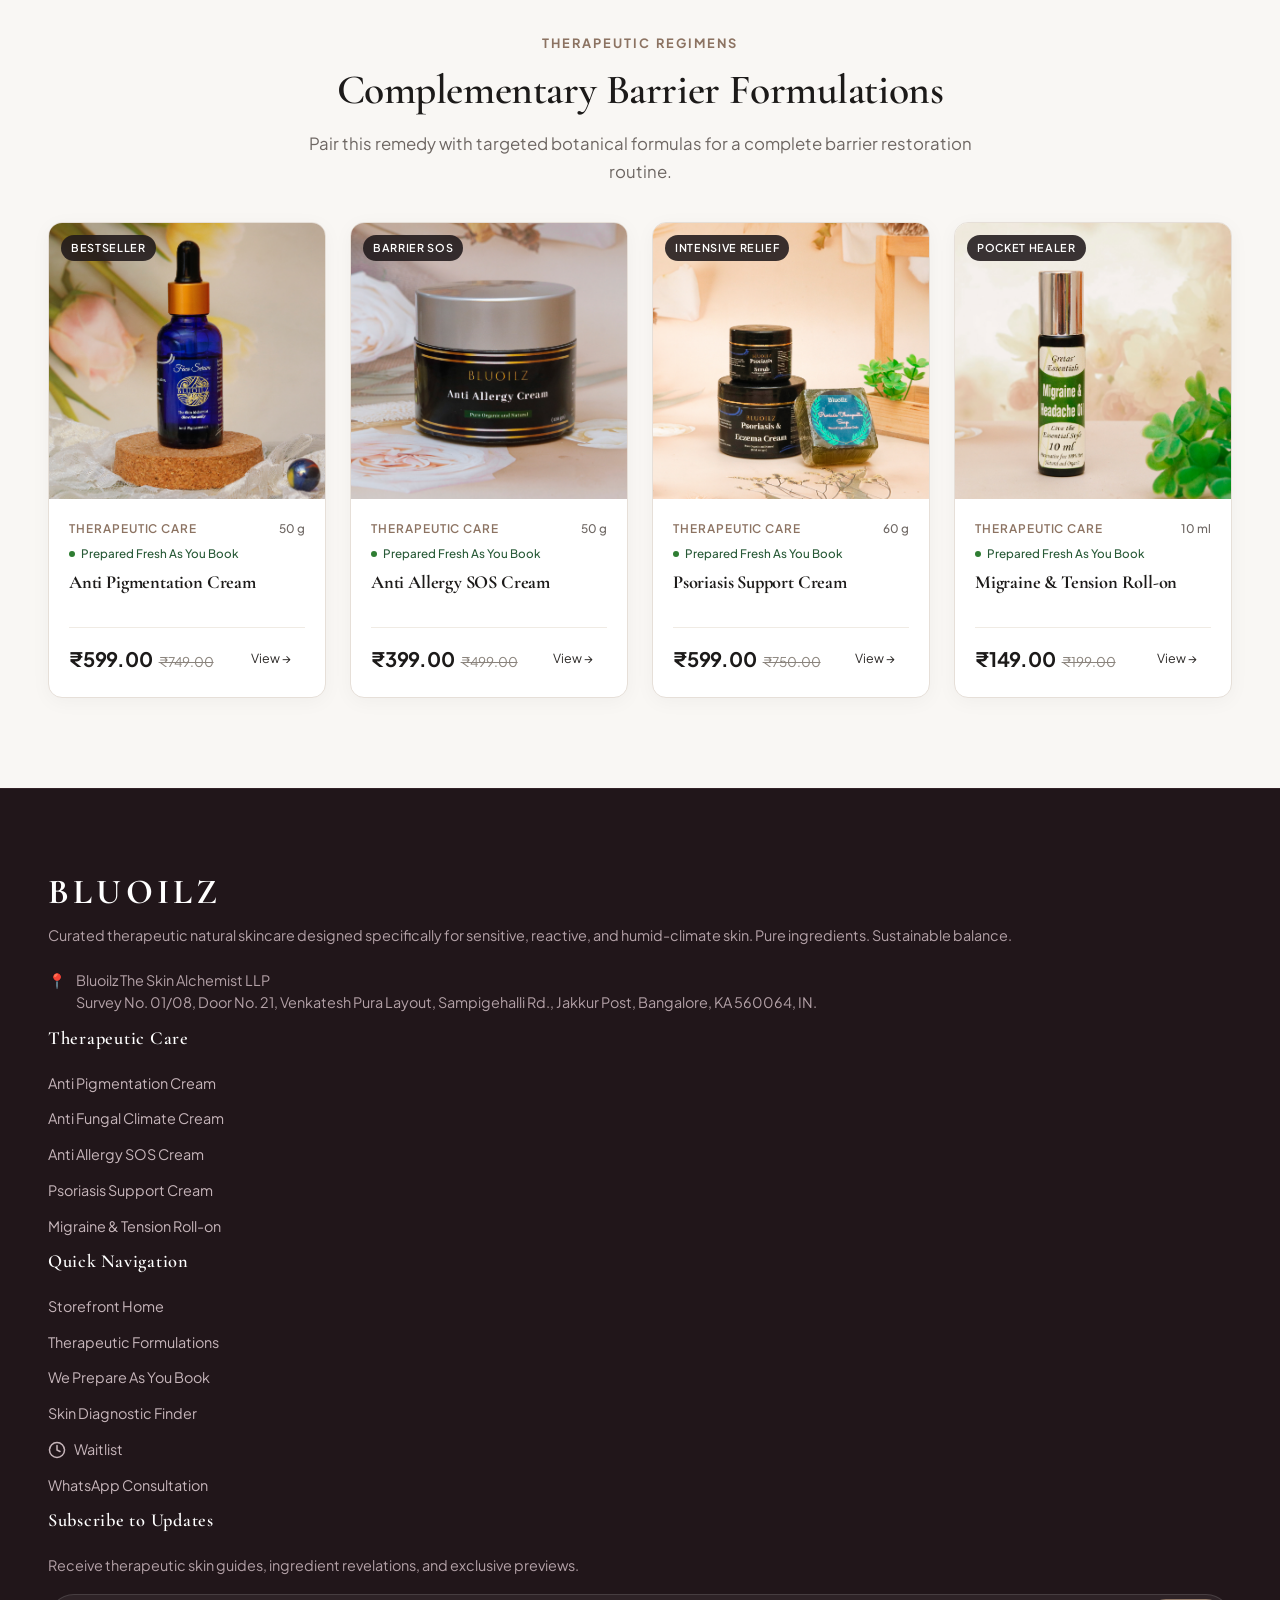
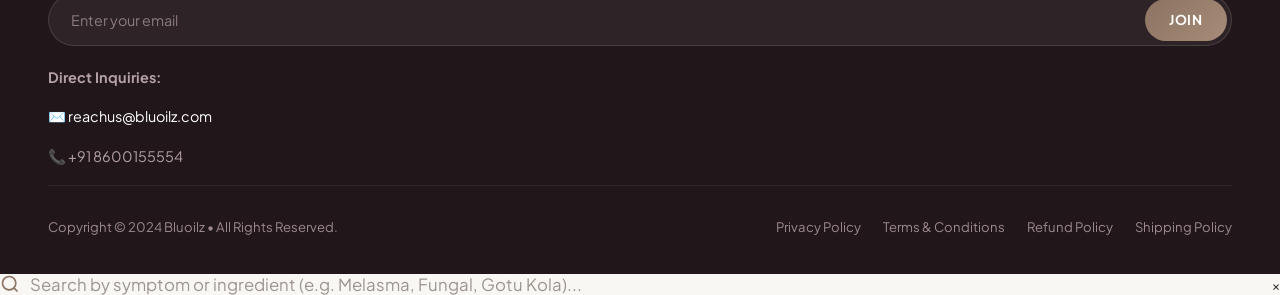
<file: anti-fungal-cream.html>
<!DOCTYPE html>
<html lang="en">
<head>
  <meta charset="UTF-8">
  <meta name="viewport" content="width=device-width, initial-scale=1.0">
  <meta name="color-scheme" content="light">
  <title>Anti Fungal Climate Cream | Bluoilz Therapeutic Skincare</title>
  <meta name="description" content="Targeted Anti Fungal Climate Cream compounded fresh upon booking. Neutralizes humidity sweat rashes, fungal irritation, and chafing with raw Neem and Karanja.">
  <link rel="canonical" href="https://www.bluoilz.com/anti-fungal-cream.html">

  <!-- Open Graph -->
  <meta property="og:title" content="Anti Fungal Climate Cream | Bluoilz Therapeutic Skincare">
  <meta property="og:description" content="Engineered specifically to counter humidity-induced fungal irritation, sweat rashes, and chafing. Freshly prepared as you book using ancient Ayurvedic extracts like Karanja and Neem to cool inflamed, itchy skin.">
  <meta property="og:type" content="product">
  <meta property="og:url" content="https://www.bluoilz.com/anti-fungal-cream.html">
  <meta property="og:image" content="https://www.bluoilz.com/assets/anti_fungal.png">
  <meta property="product:price:amount" content="499">
  <meta property="product:price:currency" content="INR">

  <!-- Schema.org Product Structured Data -->
  <script type="application/ld+json">
  {
    "@context": "https://schema.org/",
    "@type": "Product",
    "name": "Anti Fungal Climate Cream",
    "image": "https://www.bluoilz.com/assets/anti_fungal.png",
    "description": "Engineered specifically to counter humidity-induced fungal irritation, sweat rashes, and chafing. Freshly prepared as you book using ancient Ayurvedic extracts like Karanja and Neem to cool inflamed, itchy skin.",
    "brand": {
      "@type": "Brand",
      "name": "Bluoilz"
    },
    "offers": {
      "@type": "Offer",
      "url": "https://www.bluoilz.com/anti-fungal-cream.html",
      "priceCurrency": "INR",
      "price": "499",
      "availability": "https://schema.org/InStock",
      "itemCondition": "https://schema.org/NewCondition"
    },
    "aggregateRating": {
      "@type": "AggregateRating",
      "ratingValue": "4.8",
      "reviewCount": "94"
    }
  }
  </script>

  <!-- Google Fonts -->
  <link rel="preconnect" href="https://fonts.googleapis.com">
  <link rel="preconnect" href="https://fonts.gstatic.com" crossorigin>
  <link href="https://fonts.googleapis.com/css2?family=Cormorant+Garamond:ital,wght@0,500;0,600;0,700;1,400;1,600&family=Plus+Jakarta+Sans:wght@400;500;600;700&display=swap" rel="stylesheet">

  <link rel="stylesheet" href="styles.css">
</head>
<body>

  <!-- Top Announcement Bar -->
  <div class="announcement-bar" role="region" aria-label="Announcement">
    <div class="announcement-inner">
      <span>🌿 <strong>We Prepare As You Book:</strong> Hand-compounded small-batch botanical alchemy &bull; 0 chemical stabilizers &bull; Pan-India express dispatch</span>
    </div>
  </div>

  <!-- Main Site Header -->
  <header class="site-header" id="siteHeader">
    <div class="container header-inner">
      <button class="mobile-nav-toggle" id="mobileNavToggle" aria-label="Toggle navigation menu" aria-expanded="false">
        <span></span>
        <span></span>
        <span></span>
      </button>

      <a href="index.html" class="brand-logo" aria-label="Bluoilz Home">
        <span class="brand-name">Bluoilz</span>
        <span class="brand-tag">Therapeutic Ancient Alchemy</span>
      </a>

      <!-- Desktop Nav -->
      <nav class="desktop-nav" aria-label="Main Navigation">
        <ul class="nav-links">
          <li class="nav-item"><a href="index.html" class="nav-link" title="Home"><svg width="18" height="18" viewBox="0 0 24 24" fill="none" stroke="currentColor" stroke-width="2" stroke-linecap="round" stroke-linejoin="round"><path d="m3 9 9-7 9 7v11a2 2 0 0 1-2 2H5a2 2 0 0 1-2-2z"/><polyline points="9 22 9 12 15 12 15 22"/></svg> <span class="nav-text">Home</span></a></li>
          <li class="nav-item"><a href="index.html#products" class="nav-link active" title="Therapeutic Care"><svg width="18" height="18" viewBox="0 0 24 24" fill="none" stroke="currentColor" stroke-width="2" stroke-linecap="round" stroke-linejoin="round"><line x1="16.5" y1="9.4" x2="7.5" y2="4.21"></line><path d="M21 16V8a2 2 0 0 0-1-1.73l-7-4a2 2 0 0 0-2 0l-7 4A2 2 0 0 0 3 8v8a2 2 0 0 0 1 1.73l7 4a2 2 0 0 0 2 0l7-4A2 2 0 0 0 21 16z"></path><polyline points="3.27 6.96 12 12.01 20.73 6.96"></polyline><line x1="12" y1="22.08" x2="12" y2="12"></line></svg> <span class="nav-text">Products</span></a></li>
          <li class="nav-item"><a href="index.html#curation" class="nav-link" title="Freshly Prepared"><svg width="18" height="18" viewBox="0 0 24 24" fill="none" stroke="currentColor" stroke-width="2" stroke-linecap="round" stroke-linejoin="round"><path d="M4.5 3h15"/><path d="M6 3v16a2 2 0 0 0 2 2h8a2 2 0 0 0 2-2V3"/><path d="M6 14h12"/></svg> <span class="nav-text">Fresh</span></a></li>
          <li class="nav-item"><a href="index.html#ethos" class="nav-link" title="Ancient Method"><svg width="18" height="18" viewBox="0 0 24 24" fill="none" stroke="currentColor" stroke-width="2" stroke-linecap="round" stroke-linejoin="round"><path d="M11 20A7 7 0 0 1 9.8 6.1C15.5 5 17 4.48 19 2c1 2 2 4.18 2 8 0 5.5-4.78 10-10 10Z"/><path d="M2 21c0-3 1.85-5.36 5.08-6C9.5 14.52 12 13 13 12"/></svg> <span class="nav-text">Ethos</span></a></li>
          <li class="nav-item"><a href="index.html#quiz" class="nav-link" title="Skin Diagnostic"><svg width="18" height="18" viewBox="0 0 24 24" fill="none" stroke="currentColor" stroke-width="2" stroke-linecap="round" stroke-linejoin="round"><path d="M9 11l3 3L22 4"/><path d="M21 12v7a2 2 0 0 1-2 2H5a2 2 0 0 1-2-2V5a2 2 0 0 1 2-2h11"/></svg> <span class="nav-text">Quiz</span></a></li>
          <li class="nav-item"><a href="index.html#reviews" class="nav-link" title="Reviews"><svg width="18" height="18" viewBox="0 0 24 24" fill="none" stroke="currentColor" stroke-width="2" stroke-linecap="round" stroke-linejoin="round"><polygon points="12 2 15.09 8.26 22 9.27 17 14.14 18.18 21.02 12 17.77 5.82 21.02 7 14.14 2 9.27 8.91 8.26 12 2"/></svg> <span class="nav-text">Reviews</span></a></li>
          <li class="nav-item"><a href="waitlist.html" class="nav-link" title="Waitlist"><svg width="18" height="18" viewBox="0 0 24 24" fill="none" stroke="currentColor" stroke-width="2" stroke-linecap="round" stroke-linejoin="round"><circle cx="12" cy="12" r="10"/><polyline points="12 6 12 12 16 14"/></svg> <span class="nav-text">Waitlist</span></a></li>
        </ul>
      </nav>

      <!-- Header Actions -->
      <div class="header-actions">
        <a href="wishlist.html" class="header-action-btn mobile-only-action" title="Wishlist" aria-label="Wishlist">
          <svg width="20" height="20" viewBox="0 0 24 24" fill="none" stroke="currentColor" stroke-width="2">
            <path d="M20.84 4.61a5.5 5.5 0 0 0-7.78 0L12 5.67l-1.06-1.06a5.5 5.5 0 0 0-7.78 7.78l1.06 1.06L12 21.23l7.78-7.78 1.06-1.06a5.5 5.5 0 0 0 0-7.78z"/>
          </svg>
        </a>

        <button class="header-action-btn desktop-only-action" title="Search remedies (Press /)" onclick="openSearchModal()" aria-label="Search remedies">
          <svg width="20" height="20" viewBox="0 0 24 24" fill="none" stroke="currentColor" stroke-width="2">
            <circle cx="11" cy="11" r="8"/><line x1="21" y1="21" x2="16.65" y2="16.65"/>
          </svg>
        </button>

        <button class="header-action-btn open-cart-btn desktop-only-action" title="View Cart" aria-label="View Cart">
          <svg width="21" height="21" viewBox="0 0 24 24" fill="none" stroke="currentColor" stroke-width="2">
            <path d="M6 2L3 6v14a2 2 0 0 0 2 2h14a2 2 0 0 0 2-2V6l-3-4z"/><line x1="3" y1="6" x2="21" y2="6"/><path d="M16 10a4 4 0 0 1-8 0"/>
          </svg>
          <span class="cart-badge" style="display:none;">0</span>
        </button>
      </div>
    </div>

    <!-- Mobile Top Quick Navigation Bar (Home, Shop, Search, Cart) -->
    <nav class="mobile-top-nav" id="mobileTopNav" aria-label="Mobile Navigation">
      <div class="mobile-top-nav-inner">
        <a href="index.html" class="top-nav-item" aria-label="Home">
          <svg width="19" height="19" viewBox="0 0 24 24" fill="none" stroke="currentColor" stroke-width="2">
            <path d="M3 9l9-7 9 7v11a2 2 0 0 1-2 2H5a2 2 0 0 1-2-2z"></path>
            <polyline points="9 22 9 12 15 12 15 22"></polyline>
          </svg>
          <span>Home</span>
        </a>
        <a href="index.html#products" class="top-nav-item active" aria-label="Shop">
          <svg width="19" height="19" viewBox="0 0 24 24" fill="none" stroke="currentColor" stroke-width="2">
            <circle cx="9" cy="21" r="1"></circle>
            <circle cx="20" cy="21" r="1"></circle>
            <path d="M1 1h4l2.68 13.39a2 2 0 0 0 2 1.61h9.72a2 2 0 0 0 2-1.61L23 6H6"></path>
          </svg>
          <span>Shop</span>
        </a>
        <button type="button" class="top-nav-item" onclick="openSearchModal()" aria-label="Search">
          <svg width="19" height="19" viewBox="0 0 24 24" fill="none" stroke="currentColor" stroke-width="2">
            <circle cx="11" cy="11" r="8"></circle>
            <line x1="21" y1="21" x2="16.65" y2="16.65"></line>
          </svg>
          <span>Search</span>
        </button>
        <button type="button" class="top-nav-item open-cart-btn" aria-label="Cart">
          <div class="top-nav-icon-wrap">
            <svg width="19" height="19" viewBox="0 0 24 24" fill="none" stroke="currentColor" stroke-width="2">
              <path d="M6 2L3 6v14a2 2 0 0 0 2 2h14a2 2 0 0 0 2-2V6l-3-4z"></path>
              <line x1="3" y1="6" x2="21" y2="6"></line>
              <path d="M16 10a4 4 0 0 1-8 0"></path>
            </svg>
            <span class="cart-badge top-nav-badge" style="display:none;">0</span>
          </div>
          <span>Cart</span>
        </button>
      </div>
    </nav>
  </header>

  <!-- Mobile Nav Drawer -->
  <aside class="mobile-nav-menu" id="mobileNavMenu" aria-label="Mobile Navigation">
    <div class="mobile-nav-header">
      <div class="brand-logo">
        <span class="brand-name">Bluoilz</span>
        <span class="brand-tag">Therapeutic Ancient Alchemy</span>
      </div>
      <button class="close-nav-btn" id="closeMobileNav" aria-label="Close menu">
        <svg width="18" height="18" viewBox="0 0 24 24" fill="none" stroke="currentColor" stroke-width="2.2" stroke-linecap="round" stroke-linejoin="round">
          <line x1="18" y1="6" x2="6" y2="18"></line>
          <line x1="6" y1="6" x2="18" y2="18"></line>
        </svg>
      </button>
    </div>
    <ul class="mobile-nav-links">
      <li><a href="index.html"><span style="display:flex; align-items:center; gap:8px;"><svg width="18" height="18" viewBox="0 0 24 24" fill="none" stroke="currentColor" stroke-width="2" stroke-linecap="round" stroke-linejoin="round"><path d="m3 9 9-7 9 7v11a2 2 0 0 1-2 2H5a2 2 0 0 1-2-2z"/><polyline points="9 22 9 12 15 12 15 22"/></svg> <span>Home</span></span></a></li>
      <li><a href="index.html#products"><span style="display:flex; align-items:center; gap:8px;"><svg width="18" height="18" viewBox="0 0 24 24" fill="none" stroke="currentColor" stroke-width="2" stroke-linecap="round" stroke-linejoin="round"><line x1="16.5" y1="9.4" x2="7.5" y2="4.21"></line><path d="M21 16V8a2 2 0 0 0-1-1.73l-7-4a2 2 0 0 0-2 0l-7 4A2 2 0 0 0 3 8v8a2 2 0 0 0 1 1.73l7 4a2 2 0 0 0 2 0l7-4A2 2 0 0 0 21 16z"></path><polyline points="3.27 6.96 12 12.01 20.73 6.96"></polyline><line x1="12" y1="22.08" x2="12" y2="12"></line></svg> <span>Products</span></span></a></li>
      <li><a href="index.html#curation"><span style="display:flex; align-items:center; gap:8px;"><svg width="18" height="18" viewBox="0 0 24 24" fill="none" stroke="currentColor" stroke-width="2" stroke-linecap="round" stroke-linejoin="round"><path d="M4.5 3h15"/><path d="M6 3v16a2 2 0 0 0 2 2h8a2 2 0 0 0 2-2V3"/><path d="M6 14h12"/></svg> <span>Fresh</span></span></a></li>
      <li><a href="index.html#ethos"><span style="display:flex; align-items:center; gap:8px;"><svg width="18" height="18" viewBox="0 0 24 24" fill="none" stroke="currentColor" stroke-width="2" stroke-linecap="round" stroke-linejoin="round"><path d="M11 20A7 7 0 0 1 9.8 6.1C15.5 5 17 4.48 19 2c1 2 2 4.18 2 8 0 5.5-4.78 10-10 10Z"/><path d="M2 21c0-3 1.85-5.36 5.08-6C9.5 14.52 12 13 13 12"/></svg> <span>Ethos</span></span></a></li>
      <li><a href="index.html#quiz"><span style="display:flex; align-items:center; gap:8px;"><svg width="18" height="18" viewBox="0 0 24 24" fill="none" stroke="currentColor" stroke-width="2" stroke-linecap="round" stroke-linejoin="round"><path d="M9 11l3 3L22 4"/><path d="M21 12v7a2 2 0 0 1-2 2H5a2 2 0 0 1-2-2V5a2 2 0 0 1 2-2h11"/></svg> <span>Quiz</span></span></a></li>
      <li><a href="waitlist.html"><span style="display:flex; align-items:center; gap:8px;"><svg width="18" height="18" viewBox="0 0 24 24" fill="none" stroke="currentColor" stroke-width="2" stroke-linecap="round" stroke-linejoin="round"><circle cx="12" cy="12" r="10"/><polyline points="12 6 12 12 16 14"/></svg> <span>Waitlist</span></span></a></li>
      <li style="border-top: 1px solid var(--color-border); padding-top: 12px; margin-top: 12px;">
        <span style="font-size: 0.72rem; text-transform: uppercase; color: var(--color-text-muted); font-weight: 700; letter-spacing: 0.08em; display: block; margin-bottom: 8px;">Therapeutic Catalog</span>
      </li>
      <li><a href="anti-pigmentation-cream.html" style="">Anti Pigmentation Cream</a></li><li><a href="anti-fungal-cream.html" style="color: var(--color-accent); font-weight: 700;">Anti Fungal Climate Cream</a></li><li><a href="anti-allergy-cream.html" style="">Anti Allergy SOS Cream</a></li><li><a href="psoriasis-support-cream.html" style="">Psoriasis Support Cream</a></li><li><a href="migraine-relief-oil.html" style="">Migraine & Tension Roll-on</a></li>
    </ul>
  </aside>
  <div class="mobile-nav-backdrop" id="mobileNavBackdrop"></div>

  <!-- PDP Main Content -->
  <main class="pdp-page-wrapper">
    <div class="container">
      
      <!-- Breadcrumb Navigation -->
      <nav class="pdp-breadcrumb" aria-label="Breadcrumb">
        <a href="index.html">Home</a>
        <span class="divider">/</span>
        <a href="index.html#products">Therapeutic Care</a>
        <span class="divider">/</span>
        <span class="current">Anti Fungal Climate Cream</span>
      </nav>

      <!-- Main Product Hero Grid -->
      <div class="pdp-hero-grid">
        
        <!-- Left Column: Gallery & Trust Indicators -->
        <div class="pdp-gallery-frame">
          <span class="pdp-badge-tag">Climate Shield</span>
          <img src="assets/anti_fungal.png" alt="Anti Fungal Climate Cream" class="pdp-main-img" onerror="this.onerror=null; this.src='assets/anti_pigmentation.jpg';">

          <div class="pdp-trust-pills">
            <div class="pdp-trust-pill">
              <svg width="20" height="20" viewBox="0 0 24 24" fill="none" stroke="currentColor" stroke-width="2">
                <path d="M12 2L2 7l10 5 10-5-10-5zM2 17l10 5 10-5M2 12l10 5 10-5"/>
              </svg>
              <strong>Cold Extracted</strong>
              <span>Sub-38°C lipid infusion</span>
            </div>
            <div class="pdp-trust-pill">
              <svg width="20" height="20" viewBox="0 0 24 24" fill="none" stroke="currentColor" stroke-width="2">
                <circle cx="12" cy="12" r="10"/><path d="M12 6v6l4 2"/>
              </svg>
              <strong>Prepared to Order</strong>
              <span>Zero shelf stabilization</span>
            </div>
            <div class="pdp-trust-pill">
              <svg width="20" height="20" viewBox="0 0 24 24" fill="none" stroke="currentColor" stroke-width="2">
                <path d="M12 22s8-4 8-10V5l-8-3-8 3v7c0 6 8 10 8 10z"/>
              </svg>
              <strong>Barrier Safe</strong>
              <span>Steroid & paraben free</span>
            </div>
          </div>
        </div>

        <!-- Right Column: Purchasing Info & Buy Box -->
        <div class="pdp-info-col">
          <div class="pdp-eyebrow-row">
            <span class="pdp-category-eyebrow">Fungal Irritation, Sweat Rash & Chafing</span>
            <span class="pdp-weight-tag">50 g</span>
          </div>

          <h1 class="pdp-title">Anti Fungal Climate Cream</h1>

          <div class="pdp-ratings-bar">
            <div class="stars">★★★★★</div>
            <span style="font-weight: 600; color: var(--color-primary);">4.8</span>
            <a href="#dossierTabs" onclick="switchPdpTab('tab-reviews')" class="count-link">(94 verified reviews)</a>
          </div>

          <!-- Price Row -->
          <div class="pdp-price-box">
            <span class="pdp-current-price">₹499.00</span>
            <span class="pdp-orig-price">₹620.00</span>
            <span class="pdp-discount-pill">Save ₹121.00 (20% OFF)</span>
          </div>

          <!-- Freshness Status Notice -->
          <div class="pdp-freshness-notice">
            <div class="pulse-dot"></div>
            <div>
              <p><strong>Compounded Fresh Upon Booking</strong>
              Bluoilz rejects warehouse shelf-aging. Your formulation is blended fresh in our compounding atelier to preserve 100% bioactive nutrient vitality.</p>
            </div>
          </div>

          <p class="pdp-desc-text">Engineered specifically to counter humidity-induced fungal irritation, sweat rashes, and chafing. Freshly prepared as you book using ancient Ayurvedic extracts like Karanja and Neem to cool inflamed, itchy skin.</p>

          <!-- Add to Cart & Buy Box -->
          <div class="pdp-actions-row">
            <div class="pdp-qty-control">
              <button type="button" class="pdp-qty-btn" onclick="adjustPdpQty(-1)" aria-label="Decrease quantity">-</button>
              <input type="number" id="pdpQty" class="pdp-qty-input" value="1" min="1" max="10" readonly>
              <button type="button" class="pdp-qty-btn" onclick="adjustPdpQty(1)" aria-label="Increase quantity">+</button>
            </div>
            <button class="btn btn-primary pdp-btn-add" onclick="addPdpToCart('anti-fungal-cream')">
              Add to Bag &bull; ₹<span id="pdpPriceDisplay">499.00</span>
            </button>
            <button class="pdp-wishlist-btn" data-product-id="anti-fungal-cream" onclick="toggleWishlist('anti-fungal-cream', this)" aria-label="Save to wishlist" title="Save to wishlist">
              <svg width="22" height="22" viewBox="0 0 24 24" fill="none" stroke="currentColor" stroke-width="2">
                <path d="M20.84 4.61a5.5 5.5 0 0 0-7.78 0L12 5.67l-1.06-1.06a5.5 5.5 0 0 0-7.78 7.78l1.06 1.06L12 21.23l7.78-7.78 1.06-1.06a5.5 5.5 0 0 0 0-7.78z"/>
              </svg>
            </button>
          </div>

          <a href="https://wa.me/918600155554?text=Hi%20Bluoilz,%20I%20would%20like%20to%20order%20the%20Anti%20Fungal%20Climate%20Cream" target="_blank" rel="noopener" class="pdp-whatsapp-btn">
            <svg width="18" height="18" viewBox="0 0 24 24" fill="currentColor">
              <path d="M12.031 6.172c-3.181 0-5.767 2.586-5.768 5.766-.001 1.298.38 2.27 1.019 3.287l-.582 2.128 2.182-.573c.978.58 1.911.928 3.145.929 3.178 0 5.767-2.587 5.768-5.766.001-3.187-2.575-5.77-5.764-5.771zm3.392 8.244c-.144.405-.837.774-1.17.824-.299.045-.677.063-1.092-.069-.252-.08-.575-.187-.988-.365-1.739-.751-2.874-2.502-2.961-2.617-.087-.116-.708-.94-.708-1.793s.448-1.273.607-1.446c.159-.173.346-.217.462-.217l.332.006c.106.005.249-.04.39.298.144.347.491 1.2.534 1.287.043.087.072.188.014.304-.058.116-.087.188-.173.289l-.26.304c-.087.086-.177.18-.076.354.101.174.449.741.964 1.201.662.591 1.221.774 1.394.86s.275.072.376-.043c.101-.116.433-.506.549-.68.116-.173.231-.145.39-.087s1.011.477 1.184.564.289.13.332.202c.045.072.045.419-.099.824z"/>
            </svg>
            Instant WhatsApp Consultation & Booking
          </a>

          <!-- Delivery & Quality Perks -->
          <div class="pdp-perks-list">
            <div class="pdp-perk-item">
              <svg width="16" height="16" viewBox="0 0 24 24" fill="none" stroke="currentColor" stroke-width="2">
                <rect x="1" y="3" width="15" height="13"/><polygon points="16 8 20 8 23 11 23 16 16 16 16 8"/><circle cx="5.5" cy="18.5" r="2.5"/><circle cx="18.5" cy="18.5" r="2.5"/>
              </svg>
              <span><strong>Pan-India Express Dispatch:</strong> Blended and shipped within 24 hours of booking.</span>
            </div>
            <div class="pdp-perk-item">
              <svg width="16" height="16" viewBox="0 0 24 24" fill="none" stroke="currentColor" stroke-width="2">
                <path d="M12 22s8-4 8-10V5l-8-3-8 3v7c0 6 8 10 8 10z"/>
              </svg>
              <span><strong>Free Shipping:</strong> Automatically unlocked on orders over ₹999.</span>
            </div>
            <div class="pdp-perk-item">
              <svg width="16" height="16" viewBox="0 0 24 24" fill="none" stroke="currentColor" stroke-width="2">
                <circle cx="12" cy="12" r="10"/><path d="M9 12l2 2 4-4"/>
              </svg>
              <span><strong>Authentic Alchemical Guarantee:</strong> Zero petroleum mineral oil, parabens, or synthetic fragrance.</span>
            </div>
          </div>

        </div>
      </div>

      <!-- In-Depth Therapeutic Dossier Tabs -->
      <section class="pdp-tabs-container" id="dossierTabs">
        <div class="pdp-tab-nav" role="tablist">
          <button type="button" class="pdp-tab-btn active" onclick="switchPdpTab('tab-benefits')" role="tab" id="btn-benefits">Therapeutic Action & Benefits</button>
          <button type="button" class="pdp-tab-btn" onclick="switchPdpTab('tab-distillation')" role="tab" id="btn-distillation">Ancient Distillation Method</button>
          <button type="button" class="pdp-tab-btn" onclick="switchPdpTab('tab-ingredients')" role="tab" id="btn-ingredients">Full Ingredients (INCI)</button>
          <button type="button" class="pdp-tab-btn" onclick="switchPdpTab('tab-ritual')" role="tab" id="btn-ritual">Application Ritual</button>
          <button type="button" class="pdp-tab-btn" onclick="switchPdpTab('tab-reviews')" role="tab" id="btn-reviews">Verified Reviews (94)</button>
        </div>

        <!-- Tab 1: Benefits -->
        <div class="pdp-tab-pane active" id="tab-benefits" role="tabpanel">
          <h3>Targeted Dermal Mechanism</h3>
          <p>Utilizes cold-pressed Karanja (Pongamia Pinnata) and raw Neem seed lipids containing nimbin and azadirachtin to restore equilibrium to dermal microflora disrupted by heavy perspiration. Calms epidermal irritation without steroids.</p>

          <div class="pdp-benefits-grid">
            
              <div class="pdp-benefit-card">
                <span class="icon-bullet">✔</span>
                <span>Freshly prepared upon your booking for peak bioactive herbal potency</span>
              </div>
            
              <div class="pdp-benefit-card">
                <span class="icon-bullet">✔</span>
                <span>Rapidly alleviates intense itching, sweat rash, redness & chafing</span>
              </div>
            
              <div class="pdp-benefit-card">
                <span class="icon-bullet">✔</span>
                <span>Reinforces healthy dermal microflora in high-humidity climates</span>
              </div>
            
              <div class="pdp-benefit-card">
                <span class="icon-bullet">✔</span>
                <span>100% breathable, non-comedogenic formulation suitable for active wear</span>
              </div>
            
              <div class="pdp-benefit-card">
                <span class="icon-bullet">✔</span>
                <span>Free from synthetic antifungal steroids, mineral oils, and petrochemicals</span>
              </div>
            
          </div>
        </div>

        <!-- Tab 2: Distillation -->
        <div class="pdp-tab-pane" id="tab-distillation" role="tabpanel">
          <h3>The Ancient Fresh Compounding Method</h3>
          <p>Wildcrafted Neem leaves and Karanja seeds are ground and extracted at ambient room temperature, blended with raw beeswax and soothing zinc PCA for moisture barrier reinforcement. Zero industrial heating ensures volatile antibacterial terpenes remain potent.</p>
          <div class="pdp-freshness-notice" style="margin-top: 16px;">
            <div class="pulse-dot"></div>
            <div>
              <p><strong>Why We Refuse Warehouse Aging:</strong> Most skincare products sit on warehouse shelves for 12 to 24 months, surviving only through harsh parabens and chemical stabilizers. Bluoilz prepares your formula fresh upon booking, so active botanical enzymes reach your skin at 100% biological vitality.</p>
            </div>
          </div>
          <p style="margin-top: 20px;">
            <a href="index.html#curation" class="card-internal-link" style="margin-top: 0;">Learn more about our Freshness Principle &rarr;</a>
          </p>
        </div>

        <!-- Tab 3: Ingredients -->
        <div class="pdp-tab-pane" id="tab-ingredients" role="tabpanel">
          <h3>100% Transparent Ingredient Deck</h3>
          <p>Every ingredient is selected for its bioactive affinity with human skin lipids. Zero hidden synthetics or fillers.</p>
          <div class="pdp-ingredients-box">
            <p><strong>INCI Ingredients:</strong> Neem Seed Oil (Azadirachta Indica), Organic Tea Tree Leaf Extract (Melaleuca Alternifolia), Karanja Seed Oil (Pongamia Pinnata), Turmeric Rhizome Extract (Curcuma Longa), Zinc PCA, Calendula Flower Infusion, Natural Beeswax, Squalane.</p>
          </div>
          <div style="margin-top: 16px; font-size: 0.86rem; color: var(--color-text-muted);">
            <span>🌿 100% Free From: Parabens &bull; Sulfates &bull; Synthetic Perfumes &bull; Petroleum Mineral Oil &bull; Silicones &bull; Animal Testing</span>
          </div>
        </div>

        <!-- Tab 4: Ritual -->
        <div class="pdp-tab-pane" id="tab-ritual" role="tabpanel">
          <h3>Recommended Application Ritual</h3>
          <p>After bathing or showering, thoroughly pat the affected skin dry. Gently apply a thin layer to friction zones, groin, underarms, under-bust, or sweat rash patches. Use twice daily until redness and itching completely subside.</p>
          <div class="pdp-benefit-card" style="margin-top: 16px;">
            <span class="icon-bullet">💡</span>
            <span><strong>Apothecary Tip:</strong> Store in a cool, dry place away from direct sunlight. Because this formula contains zero chemical stabilizers, keeping it sealed tightly preserves maximum lipid potency.</span>
          </div>
        </div>

        <!-- Tab 5: Reviews -->
        <div class="pdp-tab-pane" id="tab-reviews" role="tabpanel">
          <div style="display: flex; justify-content: space-between; align-items: center; margin-bottom: 24px; flex-wrap: wrap; gap: 12px;">
            <div>
              <h3 style="margin: 0;">Patient & Community Experiences</h3>
              <span style="font-size: 0.88rem; color: var(--color-text-muted);">Average Rating: <strong>4.8 / 5.0</strong> based on 94 verified purchases</span>
            </div>
            <a href="index.html#reviews" class="btn btn-secondary" style="padding: 8px 18px; font-size: 0.82rem;">View All Community Reviews</a>
          </div>

          <div style="display: flex; flex-direction: column; gap: 16px;">
            
              <div style="background: var(--color-sand); padding: 20px 24px; border-radius: var(--radius-md); border: 1px solid var(--color-border-light);">
                <div style="display: flex; justify-content: space-between; align-items: center; margin-bottom: 6px;">
                  <strong style="color: var(--color-primary);">Vikram M.</strong>
                  <span style="font-size: 0.76rem; color: #15803d; font-weight: 600;">✔ Verified Buyer • 3 weeks ago</span>
                </div>
                <div class="stars" style="color: var(--color-gold); font-size: 0.85rem; margin-bottom: 8px;">★★★★★</div>
                <p style="font-size: 0.92rem; color: var(--color-text-main); line-height: 1.6; margin: 0;">"Suffered from recurring sweat rashes every summer. This cream provided relief from the itching within 24 hours. Truly life-changing formulation."</p>
              </div>
            
              <div style="background: var(--color-sand); padding: 20px 24px; border-radius: var(--radius-md); border: 1px solid var(--color-border-light);">
                <div style="display: flex; justify-content: space-between; align-items: center; margin-bottom: 6px;">
                  <strong style="color: var(--color-primary);">Ananya T.</strong>
                  <span style="font-size: 0.76rem; color: #15803d; font-weight: 600;">✔ Verified Buyer • 1 month ago</span>
                </div>
                <div class="stars" style="color: var(--color-gold); font-size: 0.85rem; margin-bottom: 8px;">★★★★★</div>
                <p style="font-size: 0.92rem; color: var(--color-text-main); line-height: 1.6; margin: 0;">"Zero fungal steroid side effects. Completely cured my inner thigh chafing during humid workouts."</p>
              </div>
            
              <div style="background: var(--color-sand); padding: 20px 24px; border-radius: var(--radius-md); border: 1px solid var(--color-border-light);">
                <div style="display: flex; justify-content: space-between; align-items: center; margin-bottom: 6px;">
                  <strong style="color: var(--color-primary);">Karthik S.</strong>
                  <span style="font-size: 0.76rem; color: #15803d; font-weight: 600;">✔ Verified Buyer • 2 weeks ago</span>
                </div>
                <div class="stars" style="color: var(--color-gold); font-size: 0.85rem; margin-bottom: 8px;">★★★★★</div>
                <p style="font-size: 0.92rem; color: var(--color-text-main); line-height: 1.6; margin: 0;">"A must-have for tropical weather. Smells genuinely herbal and calms inflamed friction zones immediately."</p>
              </div>
            
          </div>
        </div>

      </section>

      <!-- Frequently Paired / Complementary Formulations (Internal Cross-Linking) -->
      <section class="pdp-related-section">
        <div class="section-header">
          <span class="section-eyebrow">Therapeutic Regimens</span>
          <h2 class="section-title">Complementary Barrier Formulations</h2>
          <p class="section-desc">Pair this remedy with targeted botanical formulas for a complete barrier restoration routine.</p>
        </div>

        <div class="pdp-related-grid">
          
            <div class="product-card">
              <div class="product-media">
                <span class="product-badge">Bestseller</span>
                <a href="anti-pigmentation-cream.html">
                  <img src="assets/anti_pigmentation.jpg" alt="Anti Pigmentation Cream" loading="lazy" class="product-img" onerror="this.onerror=null; this.src='assets/anti_pigmentation.jpg';">
                </a>
              </div>
              <div class="product-content">
                <div class="product-meta-row">
                  <span class="product-category-text">Therapeutic Care</span>
                  <span class="product-weight-text">50 g</span>
                </div>
                <div class="product-fresh-status">
                  <span class="status-pulse-dot"></span>
                  <span>Prepared Fresh As You Book</span>
                </div>
                <h3 class="product-title">
                  <a href="anti-pigmentation-cream.html" style="color: var(--color-primary); text-decoration: none;">Anti Pigmentation Cream</a>
                </h3>
                <div class="product-price-row">
                  <div class="price-wrap">
                    <span class="price-current">₹599.00</span>
                    <span class="price-original">₹749.00</span>
                  </div>
                  <a href="anti-pigmentation-cream.html" class="btn-ghost-pill" style="font-size: 0.78rem; padding: 6px 14px; text-decoration: none;">View &rarr;</a>
                </div>
              </div>
            </div>
          
            <div class="product-card">
              <div class="product-media">
                <span class="product-badge">Barrier SOS</span>
                <a href="anti-allergy-cream.html">
                  <img src="assets/anti_allergy.jpg" alt="Anti Allergy SOS Cream" loading="lazy" class="product-img" onerror="this.onerror=null; this.src='assets/anti_pigmentation.jpg';">
                </a>
              </div>
              <div class="product-content">
                <div class="product-meta-row">
                  <span class="product-category-text">Therapeutic Care</span>
                  <span class="product-weight-text">50 g</span>
                </div>
                <div class="product-fresh-status">
                  <span class="status-pulse-dot"></span>
                  <span>Prepared Fresh As You Book</span>
                </div>
                <h3 class="product-title">
                  <a href="anti-allergy-cream.html" style="color: var(--color-primary); text-decoration: none;">Anti Allergy SOS Cream</a>
                </h3>
                <div class="product-price-row">
                  <div class="price-wrap">
                    <span class="price-current">₹399.00</span>
                    <span class="price-original">₹499.00</span>
                  </div>
                  <a href="anti-allergy-cream.html" class="btn-ghost-pill" style="font-size: 0.78rem; padding: 6px 14px; text-decoration: none;">View &rarr;</a>
                </div>
              </div>
            </div>
          
            <div class="product-card">
              <div class="product-media">
                <span class="product-badge">Intensive Relief</span>
                <a href="psoriasis-support-cream.html">
                  <img src="assets/psoriasis_cream.jpg" alt="Psoriasis Support Cream" loading="lazy" class="product-img" onerror="this.onerror=null; this.src='assets/anti_pigmentation.jpg';">
                </a>
              </div>
              <div class="product-content">
                <div class="product-meta-row">
                  <span class="product-category-text">Therapeutic Care</span>
                  <span class="product-weight-text">60 g</span>
                </div>
                <div class="product-fresh-status">
                  <span class="status-pulse-dot"></span>
                  <span>Prepared Fresh As You Book</span>
                </div>
                <h3 class="product-title">
                  <a href="psoriasis-support-cream.html" style="color: var(--color-primary); text-decoration: none;">Psoriasis Support Cream</a>
                </h3>
                <div class="product-price-row">
                  <div class="price-wrap">
                    <span class="price-current">₹599.00</span>
                    <span class="price-original">₹750.00</span>
                  </div>
                  <a href="psoriasis-support-cream.html" class="btn-ghost-pill" style="font-size: 0.78rem; padding: 6px 14px; text-decoration: none;">View &rarr;</a>
                </div>
              </div>
            </div>
          
            <div class="product-card">
              <div class="product-media">
                <span class="product-badge">Pocket Healer</span>
                <a href="migraine-relief-oil.html">
                  <img src="assets/migraine_oil.jpg" alt="Migraine & Tension Roll-on" loading="lazy" class="product-img" onerror="this.onerror=null; this.src='assets/anti_pigmentation.jpg';">
                </a>
              </div>
              <div class="product-content">
                <div class="product-meta-row">
                  <span class="product-category-text">Therapeutic Care</span>
                  <span class="product-weight-text">10 ml</span>
                </div>
                <div class="product-fresh-status">
                  <span class="status-pulse-dot"></span>
                  <span>Prepared Fresh As You Book</span>
                </div>
                <h3 class="product-title">
                  <a href="migraine-relief-oil.html" style="color: var(--color-primary); text-decoration: none;">Migraine & Tension Roll-on</a>
                </h3>
                <div class="product-price-row">
                  <div class="price-wrap">
                    <span class="price-current">₹149.00</span>
                    <span class="price-original">₹199.00</span>
                  </div>
                  <a href="migraine-relief-oil.html" class="btn-ghost-pill" style="font-size: 0.78rem; padding: 6px 14px; text-decoration: none;">View &rarr;</a>
                </div>
              </div>
            </div>
          
        </div>
      </section>

    </div>
  </main>

  <!-- Site Footer -->
  <footer class="site-footer" id="contact">
    <div class="container footer-container">
      <div class="footer-grid">
        <div class="footer-col footer-brand">
          <div class="brand-name">Bluoilz</div>
          <p>Curated therapeutic natural skincare designed specifically for sensitive, reactive, and humid-climate skin. Pure ingredients. Sustainable balance.</p>
          <div class="footer-contact-item">
            <span>📍</span>
            <span>Bluoilz The Skin Alchemist LLP<br>Survey No. 01/08, Door No. 21, Venkatesh Pura Layout, Sampigehalli Rd., Jakkur Post, Bangalore, KA 560064, IN.</span>
          </div>
        </div>

        <div class="footer-col">
          <h4>Therapeutic Care</h4>
          <ul class="footer-links">
            <li><a href="anti-pigmentation-cream.html">Anti Pigmentation Cream</a></li>
            <li><a href="anti-fungal-cream.html">Anti Fungal Climate Cream</a></li>
            <li><a href="anti-allergy-cream.html">Anti Allergy SOS Cream</a></li>
            <li><a href="psoriasis-support-cream.html">Psoriasis Support Cream</a></li>
            <li><a href="migraine-relief-oil.html">Migraine & Tension Roll-on</a></li>
          </ul>
        </div>

        <div class="footer-col">
          <h4>Quick Navigation</h4>
          <ul class="footer-links">
            <li><a href="index.html">Storefront Home</a></li>
            <li><a href="index.html#products">Therapeutic Formulations</a></li>
            <li><a href="index.html#curation">We Prepare As You Book</a></li>
            <li><a href="index.html#quiz">Skin Diagnostic Finder</a></li>
            <li><a href="waitlist.html"><span style="display:flex; align-items:center; gap:8px;"><svg width="18" height="18" viewBox="0 0 24 24" fill="none" stroke="currentColor" stroke-width="2" stroke-linecap="round" stroke-linejoin="round"><circle cx="12" cy="12" r="10"/><polyline points="12 6 12 12 16 14"/></svg> <span>Waitlist</span></span></a></li>
            <li><a href="https://wa.me/918600155554" target="_blank" rel="noopener">WhatsApp Consultation</a></li>
          </ul>
        </div>

        <div class="footer-col footer-newsletter">
          <h4>Subscribe to Updates</h4>
          <p>Receive therapeutic skin guides, ingredient revelations, and exclusive previews.</p>
          <form class="newsletter-form" id="newsletterForm">
            <input type="email" placeholder="Enter your email" required class="newsletter-input">
            <button type="submit" class="newsletter-btn">Join</button>
          </form>
          <div style="margin-top: 20px;">
            <p><strong>Direct Inquiries:</strong></p>
            <p>✉️ <a href="mailto:reachus@bluoilz.com" style="color:#ffffff;">reachus@bluoilz.com</a></p>
            <p>📞 +91 8600155554</p>
          </div>
        </div>
      </div>

      <div class="footer-bottom">
        <div>Copyright &copy; 2024 Bluoilz &bull; All Rights Reserved.</div>
        <div class="footer-legal">
          <a href="#">Privacy Policy</a>
          <a href="#">Terms & Conditions</a>
          <a href="#">Refund Policy</a>
          <a href="#">Shipping Policy</a>
        </div>
      </div>
    </div>
  </footer>

  <!-- Slide-out Cart Drawer -->
  <div class="cart-drawer" id="cartDrawer">
    <div class="cart-drawer-header">
      <h3>Your Bag</h3>
      <button class="btn-close-drawer" id="closeCartBtn" aria-label="Close cart">&times;</button>
    </div>

    <div class="shipping-bar-wrap">
      <div id="shippingNotice">Free shipping on orders above <strong>₹999.00</strong></div>
      <div class="progress-track">
        <div class="progress-fill" id="shippingProgress"></div>
      </div>
    </div>

    <div class="cart-drawer-items" id="cartDrawerItems">
      <!-- Items dynamically injected by app.js -->
    </div>

    <div class="cart-upsell-box" id="cartUpsellBox" style="display:none;"></div>

    <div class="cart-drawer-footer">
      <div class="cart-subtotal-row">
        <span>Subtotal</span>
        <span id="cartDrawerSubtotal">₹0.00</span>
      </div>
      <div class="cart-discount-row" id="cartDiscountRow" style="display:none; justify-content:space-between; color:var(--color-accent); font-size:0.9rem; margin-bottom:8px;">
        <span>Promo Discount</span>
        <span id="cartDrawerDiscount">-₹0.00</span>
      </div>
      <p class="shipping-calc-note">Taxes and express packaging calculated at checkout.</p>
      
      <div class="promo-code-box">
        <input type="text" id="promoInput" placeholder="Promo code (e.g. BLU10)" style="text-transform: uppercase;">
        <button type="button" id="applyPromoBtn" onclick="handleApplyPromo()">Apply</button>
      </div>

      <button class="btn btn-primary btn-checkout" id="checkoutBtn" onclick="openCheckoutModal()">
        Proceed to Secure Checkout
      </button>
      <button class="btn btn-secondary btn-continue-shopping" onclick="closeCart()" style="margin-top: 8px; width: 100%;">
        Continue Exploring
      </button>
    </div>
  </div>
  <div class="cart-backdrop" id="cartBackdrop"></div>

  <!-- Search Modal -->
  <div class="search-modal" id="searchModal" aria-hidden="true" role="dialog" aria-label="Search remedies">
    <div class="search-modal-content">
      <div class="search-input-wrap">
        <svg width="20" height="20" viewBox="0 0 24 24" fill="none" stroke="currentColor" stroke-width="2">
          <circle cx="11" cy="11" r="8"/><line x1="21" y1="21" x2="16.65" y2="16.65"/>
        </svg>
        <input type="text" id="searchInput" placeholder="Search by symptom or ingredient (e.g. Melasma, Fungal, Gotu Kola)..." autofocus>
        <button class="btn-close-search" id="closeSearchBtn" aria-label="Close search">&times;</button>
      </div>
      <div class="search-results-list" id="searchResultsList"></div>
    </div>
    <div class="search-backdrop" id="searchBackdrop"></div>
  </div>

  <!-- Checkout Modal -->
  <div class="checkout-modal" id="checkoutModal" role="dialog" aria-label="Checkout">
    <div class="checkout-modal-content" id="checkoutModalContent"></div>
    <div class="checkout-backdrop" onclick="closeCheckoutModal()"></div>
  </div>

  <!-- Toast Notification -->
  <div class="toast" id="toast" role="status" aria-live="polite"></div>

  <!-- Floating Back to Top Button -->
  <button class="back-to-top" id="backToTopBtn" aria-label="Back to top" title="Back to top">
    <svg width="20" height="20" viewBox="0 0 24 24" fill="none" stroke="currentColor" stroke-width="2.5" stroke-linecap="round" stroke-linejoin="round">
      <polyline points="18 15 12 9 6 15"></polyline>
    </svg>
  </button>

  <script src="app.js"></script>
  <script>
    const PDP_UNIT_PRICE = 499;
    let pdpQuantity = 1;

    function adjustPdpQty(delta) {
      pdpQuantity = Math.max(1, Math.min(10, pdpQuantity + delta));
      const input = document.getElementById('pdpQty');
      if (input) input.value = pdpQuantity;
      const display = document.getElementById('pdpPriceDisplay');
      if (display) display.textContent = (pdpQuantity * PDP_UNIT_PRICE).toFixed(2);
    }

    function addPdpToCart(productId) {
      if (typeof addToCart === 'function') {
        addToCart(productId, pdpQuantity);
      }
    }

    function switchPdpTab(tabId) {
      document.querySelectorAll('.pdp-tab-pane').forEach(p => p.classList.remove('active'));
      document.querySelectorAll('.pdp-tab-btn').forEach(b => b.classList.remove('active'));
      
      const targetPane = document.getElementById(tabId);
      if (targetPane) targetPane.classList.add('active');
      
      const btnMap = {
        'tab-benefits': 'btn-benefits',
        'tab-distillation': 'btn-distillation',
        'tab-ingredients': 'btn-ingredients',
        'tab-ritual': 'btn-ritual',
        'tab-reviews': 'btn-reviews'
      };
      const btn = document.getElementById(btnMap[tabId]);
      if (btn) btn.classList.add('active');
    }
  </script>
</body>
</html>
</file>
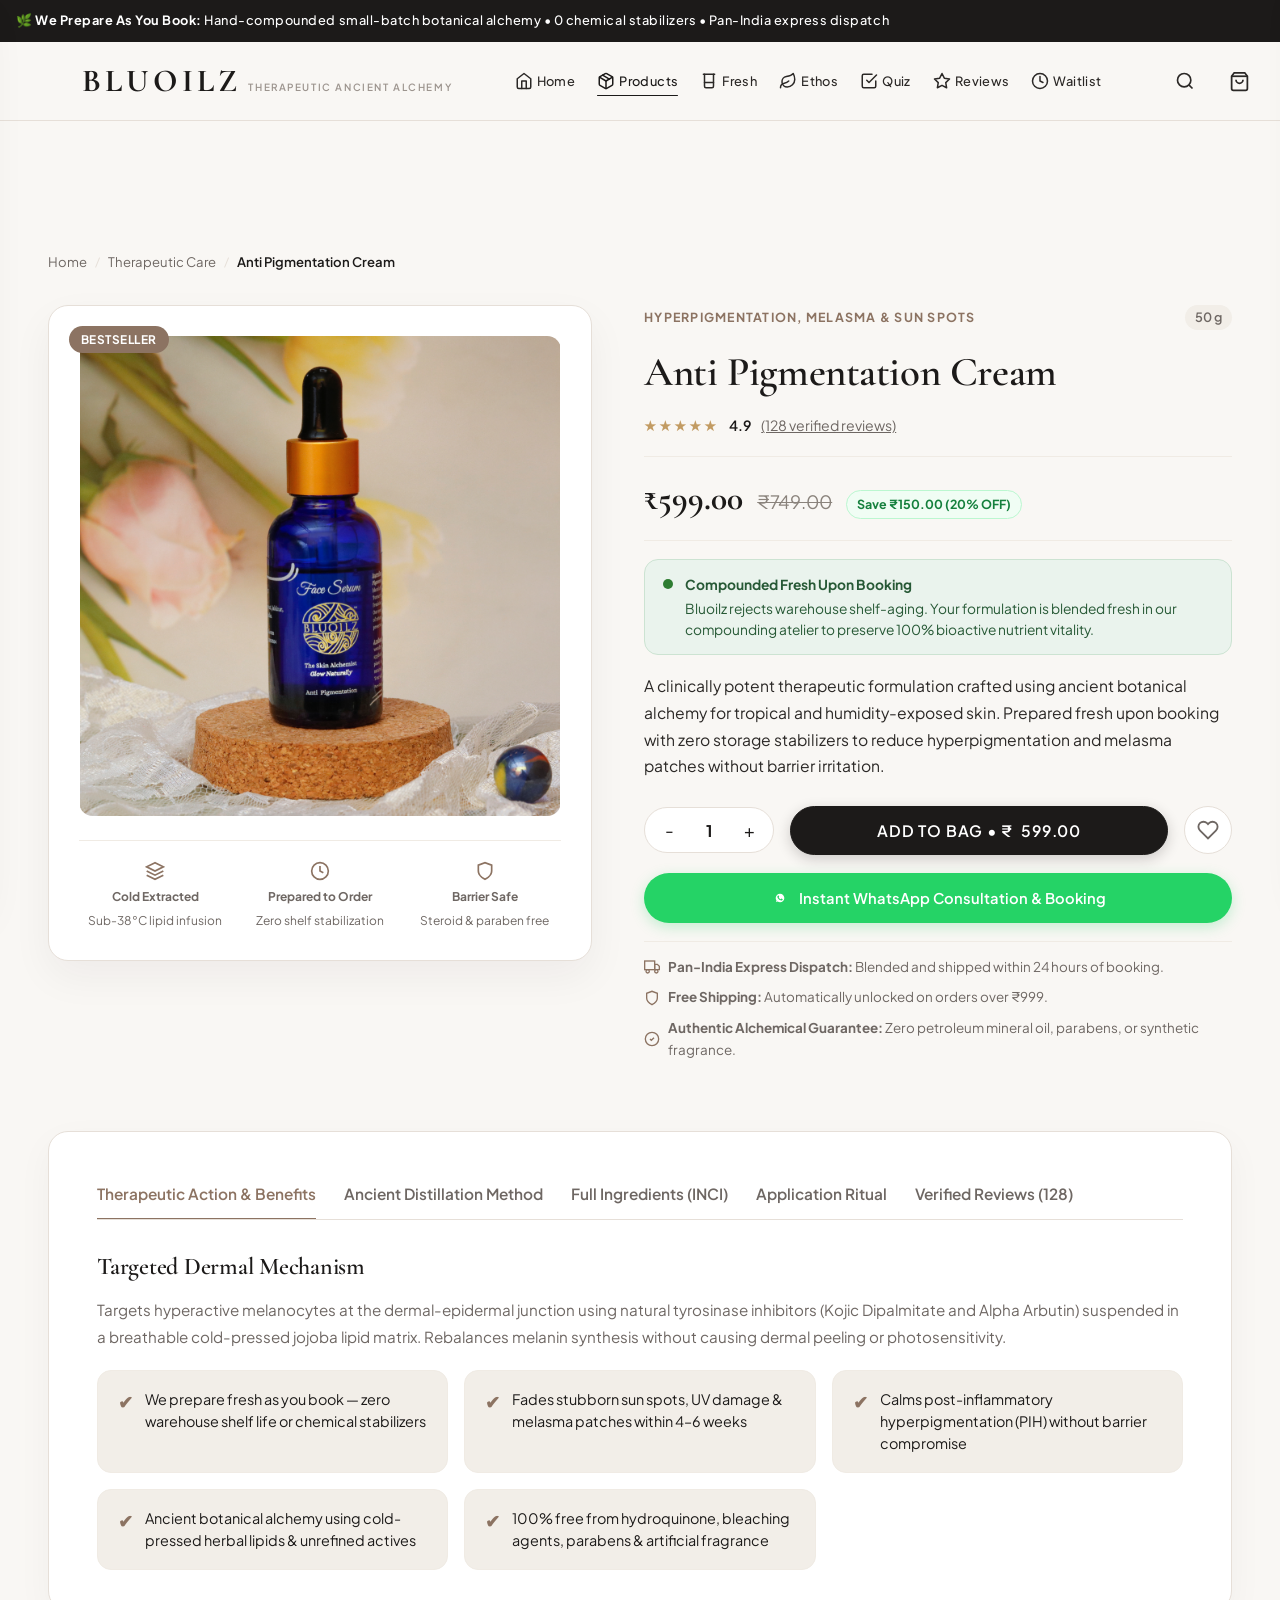
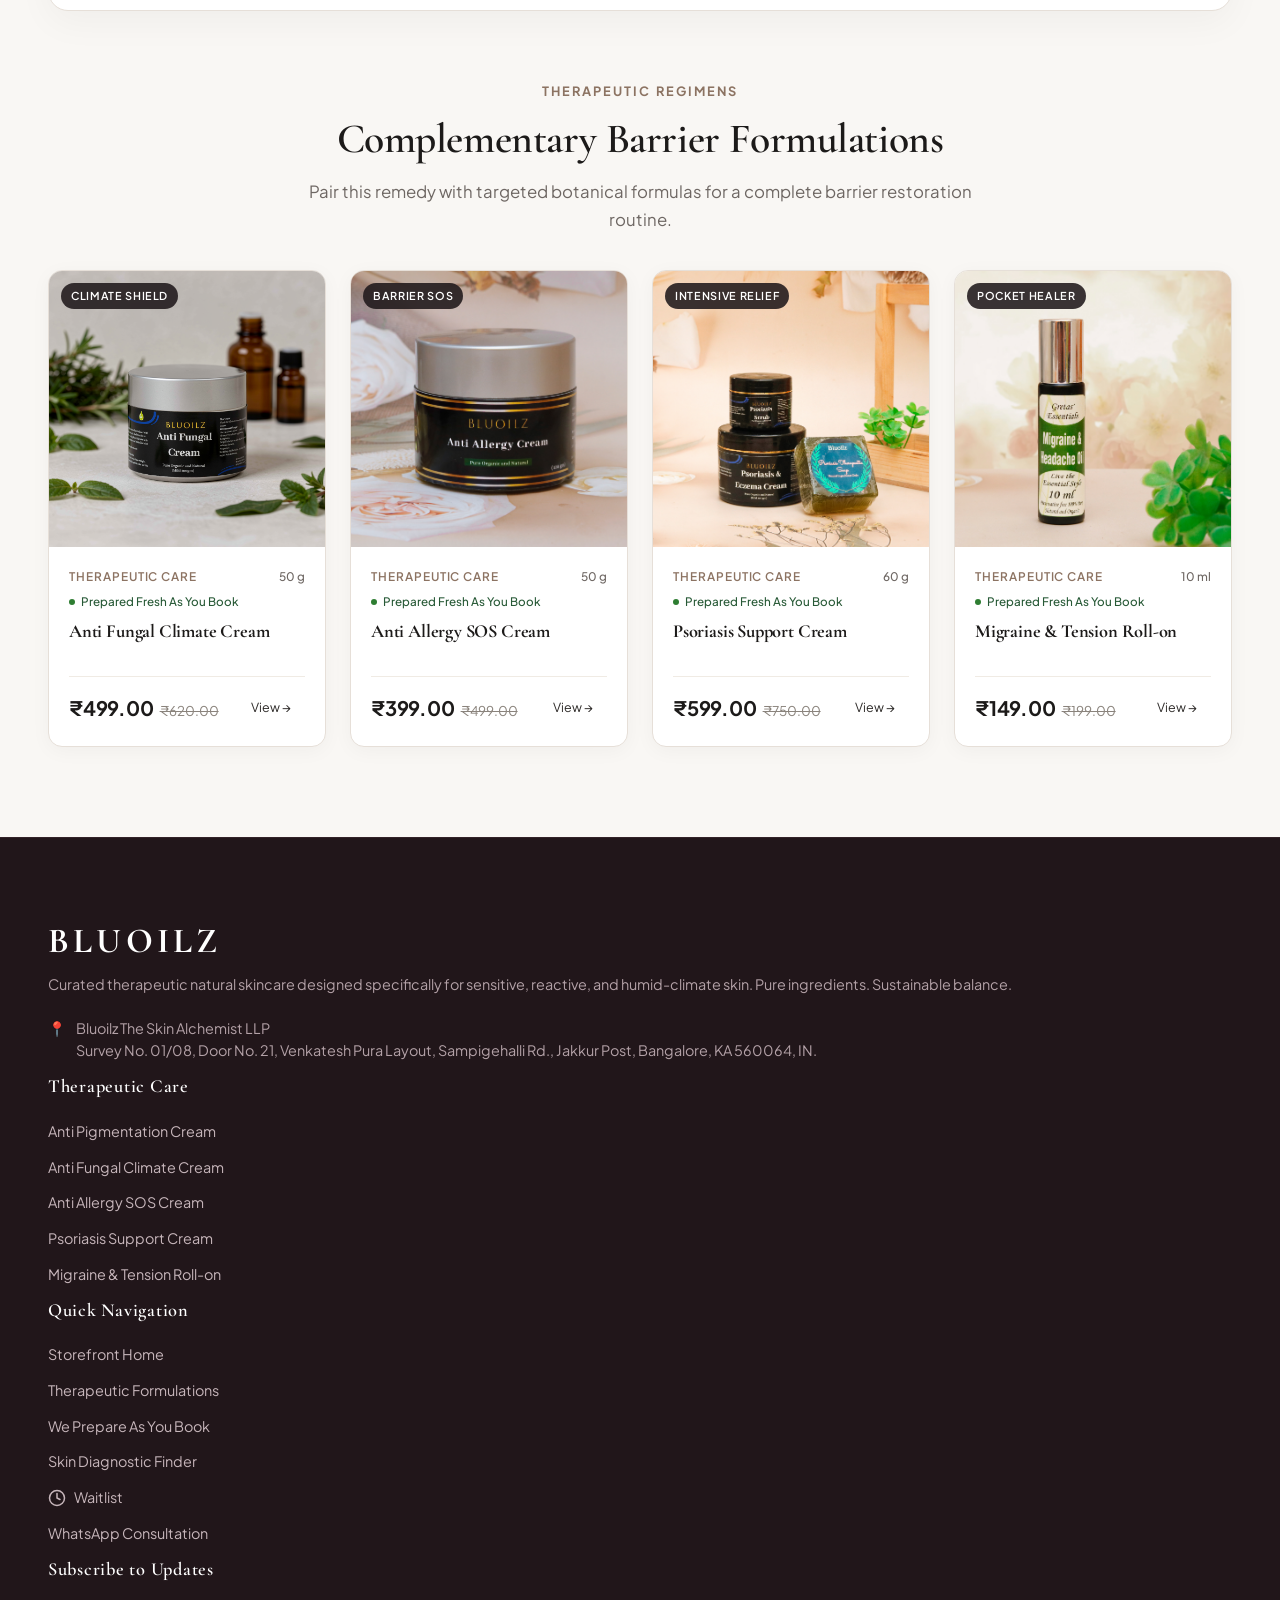
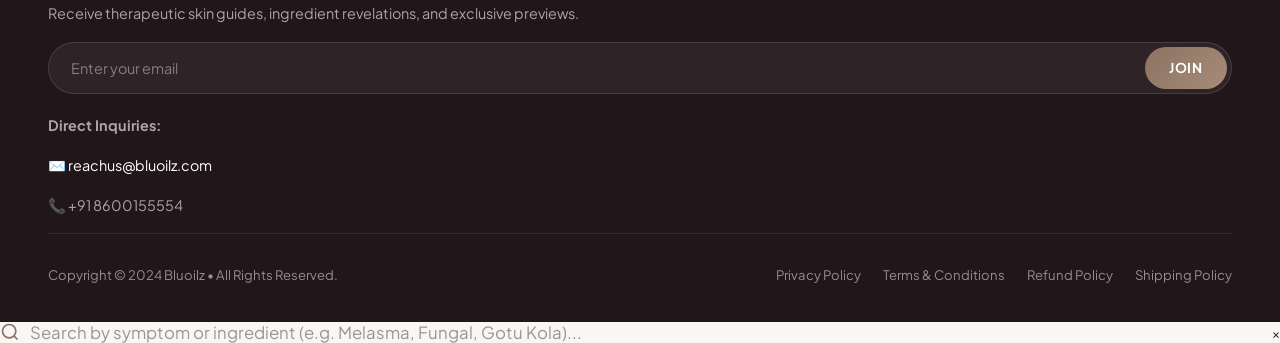
<file: anti-pigmentation-cream.html>
<!DOCTYPE html>
<html lang="en">
<head>
  <meta charset="UTF-8">
  <meta name="viewport" content="width=device-width, initial-scale=1.0">
  <meta name="color-scheme" content="light">
  <title>Anti Pigmentation Cream | Bluoilz Therapeutic Skincare</title>
  <meta name="description" content="Clinically potent Ayurvedic Anti Pigmentation Cream prepared fresh as you book. Fades melasma, dark spots, and hyperpigmentation with Kojic Dipalmitate & Licorice.">
  <link rel="canonical" href="https://www.bluoilz.com/anti-pigmentation-cream.html">

  <!-- Open Graph -->
  <meta property="og:title" content="Anti Pigmentation Cream | Bluoilz Therapeutic Skincare">
  <meta property="og:description" content="A clinically potent therapeutic formulation crafted using ancient botanical alchemy for tropical and humidity-exposed skin. Prepared fresh upon booking with zero storage stabilizers to reduce hyperpigmentation and melasma patches without barrier irritation.">
  <meta property="og:type" content="product">
  <meta property="og:url" content="https://www.bluoilz.com/anti-pigmentation-cream.html">
  <meta property="og:image" content="https://www.bluoilz.com/assets/anti_pigmentation.jpg">
  <meta property="product:price:amount" content="599">
  <meta property="product:price:currency" content="INR">

  <!-- Schema.org Product Structured Data -->
  <script type="application/ld+json">
  {
    "@context": "https://schema.org/",
    "@type": "Product",
    "name": "Anti Pigmentation Cream",
    "image": "https://www.bluoilz.com/assets/anti_pigmentation.jpg",
    "description": "A clinically potent therapeutic formulation crafted using ancient botanical alchemy for tropical and humidity-exposed skin. Prepared fresh upon booking with zero storage stabilizers to reduce hyperpigmentation and melasma patches without barrier irritation.",
    "brand": {
      "@type": "Brand",
      "name": "Bluoilz"
    },
    "offers": {
      "@type": "Offer",
      "url": "https://www.bluoilz.com/anti-pigmentation-cream.html",
      "priceCurrency": "INR",
      "price": "599",
      "availability": "https://schema.org/InStock",
      "itemCondition": "https://schema.org/NewCondition"
    },
    "aggregateRating": {
      "@type": "AggregateRating",
      "ratingValue": "4.9",
      "reviewCount": "128"
    }
  }
  </script>

  <!-- Google Fonts -->
  <link rel="preconnect" href="https://fonts.googleapis.com">
  <link rel="preconnect" href="https://fonts.gstatic.com" crossorigin>
  <link href="https://fonts.googleapis.com/css2?family=Cormorant+Garamond:ital,wght@0,500;0,600;0,700;1,400;1,600&family=Plus+Jakarta+Sans:wght@400;500;600;700&display=swap" rel="stylesheet">

  <link rel="stylesheet" href="styles.css">
</head>
<body>

  <!-- Top Announcement Bar -->
  <div class="announcement-bar" role="region" aria-label="Announcement">
    <div class="announcement-inner">
      <span>🌿 <strong>We Prepare As You Book:</strong> Hand-compounded small-batch botanical alchemy &bull; 0 chemical stabilizers &bull; Pan-India express dispatch</span>
    </div>
  </div>

  <!-- Main Site Header -->
  <header class="site-header" id="siteHeader">
    <div class="container header-inner">
      <button class="mobile-nav-toggle" id="mobileNavToggle" aria-label="Toggle navigation menu" aria-expanded="false">
        <span></span>
        <span></span>
        <span></span>
      </button>

      <a href="index.html" class="brand-logo" aria-label="Bluoilz Home">
        <span class="brand-name">Bluoilz</span>
        <span class="brand-tag">Therapeutic Ancient Alchemy</span>
      </a>

      <!-- Desktop Nav -->
      <nav class="desktop-nav" aria-label="Main Navigation">
        <ul class="nav-links">
          <li class="nav-item"><a href="index.html" class="nav-link" title="Home"><svg width="18" height="18" viewBox="0 0 24 24" fill="none" stroke="currentColor" stroke-width="2" stroke-linecap="round" stroke-linejoin="round"><path d="m3 9 9-7 9 7v11a2 2 0 0 1-2 2H5a2 2 0 0 1-2-2z"/><polyline points="9 22 9 12 15 12 15 22"/></svg> <span class="nav-text">Home</span></a></li>
          <li class="nav-item"><a href="index.html#products" class="nav-link active" title="Therapeutic Care"><svg width="18" height="18" viewBox="0 0 24 24" fill="none" stroke="currentColor" stroke-width="2" stroke-linecap="round" stroke-linejoin="round"><line x1="16.5" y1="9.4" x2="7.5" y2="4.21"></line><path d="M21 16V8a2 2 0 0 0-1-1.73l-7-4a2 2 0 0 0-2 0l-7 4A2 2 0 0 0 3 8v8a2 2 0 0 0 1 1.73l7 4a2 2 0 0 0 2 0l7-4A2 2 0 0 0 21 16z"></path><polyline points="3.27 6.96 12 12.01 20.73 6.96"></polyline><line x1="12" y1="22.08" x2="12" y2="12"></line></svg> <span class="nav-text">Products</span></a></li>
          <li class="nav-item"><a href="index.html#curation" class="nav-link" title="Freshly Prepared"><svg width="18" height="18" viewBox="0 0 24 24" fill="none" stroke="currentColor" stroke-width="2" stroke-linecap="round" stroke-linejoin="round"><path d="M4.5 3h15"/><path d="M6 3v16a2 2 0 0 0 2 2h8a2 2 0 0 0 2-2V3"/><path d="M6 14h12"/></svg> <span class="nav-text">Fresh</span></a></li>
          <li class="nav-item"><a href="index.html#ethos" class="nav-link" title="Ancient Method"><svg width="18" height="18" viewBox="0 0 24 24" fill="none" stroke="currentColor" stroke-width="2" stroke-linecap="round" stroke-linejoin="round"><path d="M11 20A7 7 0 0 1 9.8 6.1C15.5 5 17 4.48 19 2c1 2 2 4.18 2 8 0 5.5-4.78 10-10 10Z"/><path d="M2 21c0-3 1.85-5.36 5.08-6C9.5 14.52 12 13 13 12"/></svg> <span class="nav-text">Ethos</span></a></li>
          <li class="nav-item"><a href="index.html#quiz" class="nav-link" title="Skin Diagnostic"><svg width="18" height="18" viewBox="0 0 24 24" fill="none" stroke="currentColor" stroke-width="2" stroke-linecap="round" stroke-linejoin="round"><path d="M9 11l3 3L22 4"/><path d="M21 12v7a2 2 0 0 1-2 2H5a2 2 0 0 1-2-2V5a2 2 0 0 1 2-2h11"/></svg> <span class="nav-text">Quiz</span></a></li>
          <li class="nav-item"><a href="index.html#reviews" class="nav-link" title="Reviews"><svg width="18" height="18" viewBox="0 0 24 24" fill="none" stroke="currentColor" stroke-width="2" stroke-linecap="round" stroke-linejoin="round"><polygon points="12 2 15.09 8.26 22 9.27 17 14.14 18.18 21.02 12 17.77 5.82 21.02 7 14.14 2 9.27 8.91 8.26 12 2"/></svg> <span class="nav-text">Reviews</span></a></li>
          <li class="nav-item"><a href="waitlist.html" class="nav-link" title="Waitlist"><svg width="18" height="18" viewBox="0 0 24 24" fill="none" stroke="currentColor" stroke-width="2" stroke-linecap="round" stroke-linejoin="round"><circle cx="12" cy="12" r="10"/><polyline points="12 6 12 12 16 14"/></svg> <span class="nav-text">Waitlist</span></a></li>
        </ul>
      </nav>

      <!-- Header Actions -->
      <div class="header-actions">
        <a href="wishlist.html" class="header-action-btn mobile-only-action" title="Wishlist" aria-label="Wishlist">
          <svg width="20" height="20" viewBox="0 0 24 24" fill="none" stroke="currentColor" stroke-width="2">
            <path d="M20.84 4.61a5.5 5.5 0 0 0-7.78 0L12 5.67l-1.06-1.06a5.5 5.5 0 0 0-7.78 7.78l1.06 1.06L12 21.23l7.78-7.78 1.06-1.06a5.5 5.5 0 0 0 0-7.78z"/>
          </svg>
        </a>

        <button class="header-action-btn desktop-only-action" title="Search remedies (Press /)" onclick="openSearchModal()" aria-label="Search remedies">
          <svg width="20" height="20" viewBox="0 0 24 24" fill="none" stroke="currentColor" stroke-width="2">
            <circle cx="11" cy="11" r="8"/><line x1="21" y1="21" x2="16.65" y2="16.65"/>
          </svg>
        </button>

        <button class="header-action-btn open-cart-btn desktop-only-action" title="View Cart" aria-label="View Cart">
          <svg width="21" height="21" viewBox="0 0 24 24" fill="none" stroke="currentColor" stroke-width="2">
            <path d="M6 2L3 6v14a2 2 0 0 0 2 2h14a2 2 0 0 0 2-2V6l-3-4z"/><line x1="3" y1="6" x2="21" y2="6"/><path d="M16 10a4 4 0 0 1-8 0"/>
          </svg>
          <span class="cart-badge" style="display:none;">0</span>
        </button>
      </div>
    </div>

    <!-- Mobile Top Quick Navigation Bar (Home, Shop, Search, Cart) -->
    <nav class="mobile-top-nav" id="mobileTopNav" aria-label="Mobile Navigation">
      <div class="mobile-top-nav-inner">
        <a href="index.html" class="top-nav-item" aria-label="Home">
          <svg width="19" height="19" viewBox="0 0 24 24" fill="none" stroke="currentColor" stroke-width="2">
            <path d="M3 9l9-7 9 7v11a2 2 0 0 1-2 2H5a2 2 0 0 1-2-2z"></path>
            <polyline points="9 22 9 12 15 12 15 22"></polyline>
          </svg>
          <span>Home</span>
        </a>
        <a href="index.html#products" class="top-nav-item active" aria-label="Shop">
          <svg width="19" height="19" viewBox="0 0 24 24" fill="none" stroke="currentColor" stroke-width="2">
            <circle cx="9" cy="21" r="1"></circle>
            <circle cx="20" cy="21" r="1"></circle>
            <path d="M1 1h4l2.68 13.39a2 2 0 0 0 2 1.61h9.72a2 2 0 0 0 2-1.61L23 6H6"></path>
          </svg>
          <span>Shop</span>
        </a>
        <button type="button" class="top-nav-item" onclick="openSearchModal()" aria-label="Search">
          <svg width="19" height="19" viewBox="0 0 24 24" fill="none" stroke="currentColor" stroke-width="2">
            <circle cx="11" cy="11" r="8"></circle>
            <line x1="21" y1="21" x2="16.65" y2="16.65"></line>
          </svg>
          <span>Search</span>
        </button>
        <button type="button" class="top-nav-item open-cart-btn" aria-label="Cart">
          <div class="top-nav-icon-wrap">
            <svg width="19" height="19" viewBox="0 0 24 24" fill="none" stroke="currentColor" stroke-width="2">
              <path d="M6 2L3 6v14a2 2 0 0 0 2 2h14a2 2 0 0 0 2-2V6l-3-4z"></path>
              <line x1="3" y1="6" x2="21" y2="6"></line>
              <path d="M16 10a4 4 0 0 1-8 0"></path>
            </svg>
            <span class="cart-badge top-nav-badge" style="display:none;">0</span>
          </div>
          <span>Cart</span>
        </button>
      </div>
    </nav>
  </header>

  <!-- Mobile Nav Drawer -->
  <aside class="mobile-nav-menu" id="mobileNavMenu" aria-label="Mobile Navigation">
    <div class="mobile-nav-header">
      <div class="brand-logo">
        <span class="brand-name">Bluoilz</span>
        <span class="brand-tag">Therapeutic Ancient Alchemy</span>
      </div>
      <button class="close-nav-btn" id="closeMobileNav" aria-label="Close menu">
        <svg width="18" height="18" viewBox="0 0 24 24" fill="none" stroke="currentColor" stroke-width="2.2" stroke-linecap="round" stroke-linejoin="round">
          <line x1="18" y1="6" x2="6" y2="18"></line>
          <line x1="6" y1="6" x2="18" y2="18"></line>
        </svg>
      </button>
    </div>
    <ul class="mobile-nav-links">
      <li><a href="index.html"><span style="display:flex; align-items:center; gap:8px;"><svg width="18" height="18" viewBox="0 0 24 24" fill="none" stroke="currentColor" stroke-width="2" stroke-linecap="round" stroke-linejoin="round"><path d="m3 9 9-7 9 7v11a2 2 0 0 1-2 2H5a2 2 0 0 1-2-2z"/><polyline points="9 22 9 12 15 12 15 22"/></svg> <span>Home</span></span></a></li>
      <li><a href="index.html#products"><span style="display:flex; align-items:center; gap:8px;"><svg width="18" height="18" viewBox="0 0 24 24" fill="none" stroke="currentColor" stroke-width="2" stroke-linecap="round" stroke-linejoin="round"><line x1="16.5" y1="9.4" x2="7.5" y2="4.21"></line><path d="M21 16V8a2 2 0 0 0-1-1.73l-7-4a2 2 0 0 0-2 0l-7 4A2 2 0 0 0 3 8v8a2 2 0 0 0 1 1.73l7 4a2 2 0 0 0 2 0l7-4A2 2 0 0 0 21 16z"></path><polyline points="3.27 6.96 12 12.01 20.73 6.96"></polyline><line x1="12" y1="22.08" x2="12" y2="12"></line></svg> <span>Products</span></span></a></li>
      <li><a href="index.html#curation"><span style="display:flex; align-items:center; gap:8px;"><svg width="18" height="18" viewBox="0 0 24 24" fill="none" stroke="currentColor" stroke-width="2" stroke-linecap="round" stroke-linejoin="round"><path d="M4.5 3h15"/><path d="M6 3v16a2 2 0 0 0 2 2h8a2 2 0 0 0 2-2V3"/><path d="M6 14h12"/></svg> <span>Fresh</span></span></a></li>
      <li><a href="index.html#ethos"><span style="display:flex; align-items:center; gap:8px;"><svg width="18" height="18" viewBox="0 0 24 24" fill="none" stroke="currentColor" stroke-width="2" stroke-linecap="round" stroke-linejoin="round"><path d="M11 20A7 7 0 0 1 9.8 6.1C15.5 5 17 4.48 19 2c1 2 2 4.18 2 8 0 5.5-4.78 10-10 10Z"/><path d="M2 21c0-3 1.85-5.36 5.08-6C9.5 14.52 12 13 13 12"/></svg> <span>Ethos</span></span></a></li>
      <li><a href="index.html#quiz"><span style="display:flex; align-items:center; gap:8px;"><svg width="18" height="18" viewBox="0 0 24 24" fill="none" stroke="currentColor" stroke-width="2" stroke-linecap="round" stroke-linejoin="round"><path d="M9 11l3 3L22 4"/><path d="M21 12v7a2 2 0 0 1-2 2H5a2 2 0 0 1-2-2V5a2 2 0 0 1 2-2h11"/></svg> <span>Quiz</span></span></a></li>
      <li><a href="waitlist.html"><span style="display:flex; align-items:center; gap:8px;"><svg width="18" height="18" viewBox="0 0 24 24" fill="none" stroke="currentColor" stroke-width="2" stroke-linecap="round" stroke-linejoin="round"><circle cx="12" cy="12" r="10"/><polyline points="12 6 12 12 16 14"/></svg> <span>Waitlist</span></span></a></li>
      <li style="border-top: 1px solid var(--color-border); padding-top: 12px; margin-top: 12px;">
        <span style="font-size: 0.72rem; text-transform: uppercase; color: var(--color-text-muted); font-weight: 700; letter-spacing: 0.08em; display: block; margin-bottom: 8px;">Therapeutic Catalog</span>
      </li>
      <li><a href="anti-pigmentation-cream.html" style="color: var(--color-accent); font-weight: 700;">Anti Pigmentation Cream</a></li><li><a href="anti-fungal-cream.html" style="">Anti Fungal Climate Cream</a></li><li><a href="anti-allergy-cream.html" style="">Anti Allergy SOS Cream</a></li><li><a href="psoriasis-support-cream.html" style="">Psoriasis Support Cream</a></li><li><a href="migraine-relief-oil.html" style="">Migraine & Tension Roll-on</a></li>
    </ul>
  </aside>
  <div class="mobile-nav-backdrop" id="mobileNavBackdrop"></div>

  <!-- PDP Main Content -->
  <main class="pdp-page-wrapper">
    <div class="container">
      
      <!-- Breadcrumb Navigation -->
      <nav class="pdp-breadcrumb" aria-label="Breadcrumb">
        <a href="index.html">Home</a>
        <span class="divider">/</span>
        <a href="index.html#products">Therapeutic Care</a>
        <span class="divider">/</span>
        <span class="current">Anti Pigmentation Cream</span>
      </nav>

      <!-- Main Product Hero Grid -->
      <div class="pdp-hero-grid">
        
        <!-- Left Column: Gallery & Trust Indicators -->
        <div class="pdp-gallery-frame">
          <span class="pdp-badge-tag">Bestseller</span>
          <img src="assets/anti_pigmentation.jpg" alt="Anti Pigmentation Cream" class="pdp-main-img" onerror="this.onerror=null; this.src='assets/anti_pigmentation.jpg';">

          <div class="pdp-trust-pills">
            <div class="pdp-trust-pill">
              <svg width="20" height="20" viewBox="0 0 24 24" fill="none" stroke="currentColor" stroke-width="2">
                <path d="M12 2L2 7l10 5 10-5-10-5zM2 17l10 5 10-5M2 12l10 5 10-5"/>
              </svg>
              <strong>Cold Extracted</strong>
              <span>Sub-38°C lipid infusion</span>
            </div>
            <div class="pdp-trust-pill">
              <svg width="20" height="20" viewBox="0 0 24 24" fill="none" stroke="currentColor" stroke-width="2">
                <circle cx="12" cy="12" r="10"/><path d="M12 6v6l4 2"/>
              </svg>
              <strong>Prepared to Order</strong>
              <span>Zero shelf stabilization</span>
            </div>
            <div class="pdp-trust-pill">
              <svg width="20" height="20" viewBox="0 0 24 24" fill="none" stroke="currentColor" stroke-width="2">
                <path d="M12 22s8-4 8-10V5l-8-3-8 3v7c0 6 8 10 8 10z"/>
              </svg>
              <strong>Barrier Safe</strong>
              <span>Steroid & paraben free</span>
            </div>
          </div>
        </div>

        <!-- Right Column: Purchasing Info & Buy Box -->
        <div class="pdp-info-col">
          <div class="pdp-eyebrow-row">
            <span class="pdp-category-eyebrow">Hyperpigmentation, Melasma & Sun Spots</span>
            <span class="pdp-weight-tag">50 g</span>
          </div>

          <h1 class="pdp-title">Anti Pigmentation Cream</h1>

          <div class="pdp-ratings-bar">
            <div class="stars">★★★★★</div>
            <span style="font-weight: 600; color: var(--color-primary);">4.9</span>
            <a href="#dossierTabs" onclick="switchPdpTab('tab-reviews')" class="count-link">(128 verified reviews)</a>
          </div>

          <!-- Price Row -->
          <div class="pdp-price-box">
            <span class="pdp-current-price">₹599.00</span>
            <span class="pdp-orig-price">₹749.00</span>
            <span class="pdp-discount-pill">Save ₹150.00 (20% OFF)</span>
          </div>

          <!-- Freshness Status Notice -->
          <div class="pdp-freshness-notice">
            <div class="pulse-dot"></div>
            <div>
              <p><strong>Compounded Fresh Upon Booking</strong>
              Bluoilz rejects warehouse shelf-aging. Your formulation is blended fresh in our compounding atelier to preserve 100% bioactive nutrient vitality.</p>
            </div>
          </div>

          <p class="pdp-desc-text">A clinically potent therapeutic formulation crafted using ancient botanical alchemy for tropical and humidity-exposed skin. Prepared fresh upon booking with zero storage stabilizers to reduce hyperpigmentation and melasma patches without barrier irritation.</p>

          <!-- Add to Cart & Buy Box -->
          <div class="pdp-actions-row">
            <div class="pdp-qty-control">
              <button type="button" class="pdp-qty-btn" onclick="adjustPdpQty(-1)" aria-label="Decrease quantity">-</button>
              <input type="number" id="pdpQty" class="pdp-qty-input" value="1" min="1" max="10" readonly>
              <button type="button" class="pdp-qty-btn" onclick="adjustPdpQty(1)" aria-label="Increase quantity">+</button>
            </div>
            <button class="btn btn-primary pdp-btn-add" onclick="addPdpToCart('anti-pigmentation-cream')">
              Add to Bag &bull; ₹<span id="pdpPriceDisplay">599.00</span>
            </button>
            <button class="pdp-wishlist-btn" data-product-id="anti-pigmentation-cream" onclick="toggleWishlist('anti-pigmentation-cream', this)" aria-label="Save to wishlist" title="Save to wishlist">
              <svg width="22" height="22" viewBox="0 0 24 24" fill="none" stroke="currentColor" stroke-width="2">
                <path d="M20.84 4.61a5.5 5.5 0 0 0-7.78 0L12 5.67l-1.06-1.06a5.5 5.5 0 0 0-7.78 7.78l1.06 1.06L12 21.23l7.78-7.78 1.06-1.06a5.5 5.5 0 0 0 0-7.78z"/>
              </svg>
            </button>
          </div>

          <a href="https://wa.me/918600155554?text=Hi%20Bluoilz,%20I%20would%20like%20to%20order%20the%20Anti%20Pigmentation%20Cream" target="_blank" rel="noopener" class="pdp-whatsapp-btn">
            <svg width="18" height="18" viewBox="0 0 24 24" fill="currentColor">
              <path d="M12.031 6.172c-3.181 0-5.767 2.586-5.768 5.766-.001 1.298.38 2.27 1.019 3.287l-.582 2.128 2.182-.573c.978.58 1.911.928 3.145.929 3.178 0 5.767-2.587 5.768-5.766.001-3.187-2.575-5.77-5.764-5.771zm3.392 8.244c-.144.405-.837.774-1.17.824-.299.045-.677.063-1.092-.069-.252-.08-.575-.187-.988-.365-1.739-.751-2.874-2.502-2.961-2.617-.087-.116-.708-.94-.708-1.793s.448-1.273.607-1.446c.159-.173.346-.217.462-.217l.332.006c.106.005.249-.04.39.298.144.347.491 1.2.534 1.287.043.087.072.188.014.304-.058.116-.087.188-.173.289l-.26.304c-.087.086-.177.18-.076.354.101.174.449.741.964 1.201.662.591 1.221.774 1.394.86s.275.072.376-.043c.101-.116.433-.506.549-.68.116-.173.231-.145.39-.087s1.011.477 1.184.564.289.13.332.202c.045.072.045.419-.099.824z"/>
            </svg>
            Instant WhatsApp Consultation & Booking
          </a>

          <!-- Delivery & Quality Perks -->
          <div class="pdp-perks-list">
            <div class="pdp-perk-item">
              <svg width="16" height="16" viewBox="0 0 24 24" fill="none" stroke="currentColor" stroke-width="2">
                <rect x="1" y="3" width="15" height="13"/><polygon points="16 8 20 8 23 11 23 16 16 16 16 8"/><circle cx="5.5" cy="18.5" r="2.5"/><circle cx="18.5" cy="18.5" r="2.5"/>
              </svg>
              <span><strong>Pan-India Express Dispatch:</strong> Blended and shipped within 24 hours of booking.</span>
            </div>
            <div class="pdp-perk-item">
              <svg width="16" height="16" viewBox="0 0 24 24" fill="none" stroke="currentColor" stroke-width="2">
                <path d="M12 22s8-4 8-10V5l-8-3-8 3v7c0 6 8 10 8 10z"/>
              </svg>
              <span><strong>Free Shipping:</strong> Automatically unlocked on orders over ₹999.</span>
            </div>
            <div class="pdp-perk-item">
              <svg width="16" height="16" viewBox="0 0 24 24" fill="none" stroke="currentColor" stroke-width="2">
                <circle cx="12" cy="12" r="10"/><path d="M9 12l2 2 4-4"/>
              </svg>
              <span><strong>Authentic Alchemical Guarantee:</strong> Zero petroleum mineral oil, parabens, or synthetic fragrance.</span>
            </div>
          </div>

        </div>
      </div>

      <!-- In-Depth Therapeutic Dossier Tabs -->
      <section class="pdp-tabs-container" id="dossierTabs">
        <div class="pdp-tab-nav" role="tablist">
          <button type="button" class="pdp-tab-btn active" onclick="switchPdpTab('tab-benefits')" role="tab" id="btn-benefits">Therapeutic Action & Benefits</button>
          <button type="button" class="pdp-tab-btn" onclick="switchPdpTab('tab-distillation')" role="tab" id="btn-distillation">Ancient Distillation Method</button>
          <button type="button" class="pdp-tab-btn" onclick="switchPdpTab('tab-ingredients')" role="tab" id="btn-ingredients">Full Ingredients (INCI)</button>
          <button type="button" class="pdp-tab-btn" onclick="switchPdpTab('tab-ritual')" role="tab" id="btn-ritual">Application Ritual</button>
          <button type="button" class="pdp-tab-btn" onclick="switchPdpTab('tab-reviews')" role="tab" id="btn-reviews">Verified Reviews (128)</button>
        </div>

        <!-- Tab 1: Benefits -->
        <div class="pdp-tab-pane active" id="tab-benefits" role="tabpanel">
          <h3>Targeted Dermal Mechanism</h3>
          <p>Targets hyperactive melanocytes at the dermal-epidermal junction using natural tyrosinase inhibitors (Kojic Dipalmitate and Alpha Arbutin) suspended in a breathable cold-pressed jojoba lipid matrix. Rebalances melanin synthesis without causing dermal peeling or photosensitivity.</p>

          <div class="pdp-benefits-grid">
            
              <div class="pdp-benefit-card">
                <span class="icon-bullet">✔</span>
                <span>We prepare fresh as you book — zero warehouse shelf life or chemical stabilizers</span>
              </div>
            
              <div class="pdp-benefit-card">
                <span class="icon-bullet">✔</span>
                <span>Fades stubborn sun spots, UV damage & melasma patches within 4–6 weeks</span>
              </div>
            
              <div class="pdp-benefit-card">
                <span class="icon-bullet">✔</span>
                <span>Calms post-inflammatory hyperpigmentation (PIH) without barrier compromise</span>
              </div>
            
              <div class="pdp-benefit-card">
                <span class="icon-bullet">✔</span>
                <span>Ancient botanical alchemy using cold-pressed herbal lipids & unrefined actives</span>
              </div>
            
              <div class="pdp-benefit-card">
                <span class="icon-bullet">✔</span>
                <span>100% free from hydroquinone, bleaching agents, parabens & artificial fragrance</span>
              </div>
            
          </div>
        </div>

        <!-- Tab 2: Distillation -->
        <div class="pdp-tab-pane" id="tab-distillation" role="tabpanel">
          <h3>The Ancient Fresh Compounding Method</h3>
          <p>Licorice roots and active botanicals are slowly extracted using cold-press lipid infusion below 38°C. This prevents thermal breakdown of volatile antioxidant flavonoids. Each unit is compounded only when your booking is confirmed, poured directly into UV-blocking cobalt glass to preserve biological vitality.</p>
          <div class="pdp-freshness-notice" style="margin-top: 16px;">
            <div class="pulse-dot"></div>
            <div>
              <p><strong>Why We Refuse Warehouse Aging:</strong> Most skincare products sit on warehouse shelves for 12 to 24 months, surviving only through harsh parabens and chemical stabilizers. Bluoilz prepares your formula fresh upon booking, so active botanical enzymes reach your skin at 100% biological vitality.</p>
            </div>
          </div>
          <p style="margin-top: 20px;">
            <a href="index.html#curation" class="card-internal-link" style="margin-top: 0;">Learn more about our Freshness Principle &rarr;</a>
          </p>
        </div>

        <!-- Tab 3: Ingredients -->
        <div class="pdp-tab-pane" id="tab-ingredients" role="tabpanel">
          <h3>100% Transparent Ingredient Deck</h3>
          <p>Every ingredient is selected for its bioactive affinity with human skin lipids. Zero hidden synthetics or fillers.</p>
          <div class="pdp-ingredients-box">
            <p><strong>INCI Ingredients:</strong> Kojic Dipalmitate, Alpha Arbutin, Licorice Root Extract (Glycyrrhiza Glabra), Niacinamide (Vitamin B3), Cold-Pressed Jojoba Seed Oil (Simmondsia Chinensis), Organic Aloe Vera Leaf Juice, Tocopherol (Natural Vitamin E), Vegetable Glycerin, Purified Water.</p>
          </div>
          <div style="margin-top: 16px; font-size: 0.86rem; color: var(--color-text-muted);">
            <span>🌿 100% Free From: Parabens &bull; Sulfates &bull; Synthetic Perfumes &bull; Petroleum Mineral Oil &bull; Silicones &bull; Animal Testing</span>
          </div>
        </div>

        <!-- Tab 4: Ritual -->
        <div class="pdp-tab-pane" id="tab-ritual" role="tabpanel">
          <h3>Recommended Application Ritual</h3>
          <p>Cleanse face gently with lukewarm water. Warm a small pea-sized amount between clean fingertips and press gently into affected hyperpigmented areas or over the entire face. Use twice daily, morning and night. For morning use, always follow with broad-spectrum sunscreen.</p>
          <div class="pdp-benefit-card" style="margin-top: 16px;">
            <span class="icon-bullet">💡</span>
            <span><strong>Apothecary Tip:</strong> Store in a cool, dry place away from direct sunlight. Because this formula contains zero chemical stabilizers, keeping it sealed tightly preserves maximum lipid potency.</span>
          </div>
        </div>

        <!-- Tab 5: Reviews -->
        <div class="pdp-tab-pane" id="tab-reviews" role="tabpanel">
          <div style="display: flex; justify-content: space-between; align-items: center; margin-bottom: 24px; flex-wrap: wrap; gap: 12px;">
            <div>
              <h3 style="margin: 0;">Patient & Community Experiences</h3>
              <span style="font-size: 0.88rem; color: var(--color-text-muted);">Average Rating: <strong>4.9 / 5.0</strong> based on 128 verified purchases</span>
            </div>
            <a href="index.html#reviews" class="btn btn-secondary" style="padding: 8px 18px; font-size: 0.82rem;">View All Community Reviews</a>
          </div>

          <div style="display: flex; flex-direction: column; gap: 16px;">
            
              <div style="background: var(--color-sand); padding: 20px 24px; border-radius: var(--radius-md); border: 1px solid var(--color-border-light);">
                <div style="display: flex; justify-content: space-between; align-items: center; margin-bottom: 6px;">
                  <strong style="color: var(--color-primary);">Meera Sen</strong>
                  <span style="font-size: 0.76rem; color: #15803d; font-weight: 600;">✔ Verified Buyer • 2 weeks ago</span>
                </div>
                <div class="stars" style="color: var(--color-gold); font-size: 0.85rem; margin-bottom: 8px;">★★★★★</div>
                <p style="font-size: 0.92rem; color: var(--color-text-main); line-height: 1.6; margin: 0;">"Faded my stubborn post-monsoon pigmentation marks in 3 weeks. What I love most is that it doesn't cause any dryness or burning unlike commercial chemical peels."</p>
              </div>
            
              <div style="background: var(--color-sand); padding: 20px 24px; border-radius: var(--radius-md); border: 1px solid var(--color-border-light);">
                <div style="display: flex; justify-content: space-between; align-items: center; margin-bottom: 6px;">
                  <strong style="color: var(--color-primary);">Rahul V.</strong>
                  <span style="font-size: 0.76rem; color: #15803d; font-weight: 600;">✔ Verified Buyer • 1 month ago</span>
                </div>
                <div class="stars" style="color: var(--color-gold); font-size: 0.85rem; margin-bottom: 8px;">★★★★★</div>
                <p style="font-size: 0.92rem; color: var(--color-text-main); line-height: 1.6; margin: 0;">"The fact that it is made fresh when booked makes a noticeable difference. Absorbs completely in Chennai humidity without any greasy residue."</p>
              </div>
            
              <div style="background: var(--color-sand); padding: 20px 24px; border-radius: var(--radius-md); border: 1px solid var(--color-border-light);">
                <div style="display: flex; justify-content: space-between; align-items: center; margin-bottom: 6px;">
                  <strong style="color: var(--color-primary);">Dr. Sunita P.</strong>
                  <span style="font-size: 0.76rem; color: #15803d; font-weight: 600;">✔ Verified Buyer • 3 weeks ago</span>
                </div>
                <div class="stars" style="color: var(--color-gold); font-size: 0.85rem; margin-bottom: 8px;">★★★★★</div>
                <p style="font-size: 0.92rem; color: var(--color-text-main); line-height: 1.6; margin: 0;">"Remarkable ingredient integrity. Kojic dipalmitate and alpha arbutin in a calming natural lipid base. Highly recommended for sensitive melasma skin."</p>
              </div>
            
          </div>
        </div>

      </section>

      <!-- Frequently Paired / Complementary Formulations (Internal Cross-Linking) -->
      <section class="pdp-related-section">
        <div class="section-header">
          <span class="section-eyebrow">Therapeutic Regimens</span>
          <h2 class="section-title">Complementary Barrier Formulations</h2>
          <p class="section-desc">Pair this remedy with targeted botanical formulas for a complete barrier restoration routine.</p>
        </div>

        <div class="pdp-related-grid">
          
            <div class="product-card">
              <div class="product-media">
                <span class="product-badge">Climate Shield</span>
                <a href="anti-fungal-cream.html">
                  <img src="assets/anti_fungal.png" alt="Anti Fungal Climate Cream" loading="lazy" class="product-img" onerror="this.onerror=null; this.src='assets/anti_pigmentation.jpg';">
                </a>
              </div>
              <div class="product-content">
                <div class="product-meta-row">
                  <span class="product-category-text">Therapeutic Care</span>
                  <span class="product-weight-text">50 g</span>
                </div>
                <div class="product-fresh-status">
                  <span class="status-pulse-dot"></span>
                  <span>Prepared Fresh As You Book</span>
                </div>
                <h3 class="product-title">
                  <a href="anti-fungal-cream.html" style="color: var(--color-primary); text-decoration: none;">Anti Fungal Climate Cream</a>
                </h3>
                <div class="product-price-row">
                  <div class="price-wrap">
                    <span class="price-current">₹499.00</span>
                    <span class="price-original">₹620.00</span>
                  </div>
                  <a href="anti-fungal-cream.html" class="btn-ghost-pill" style="font-size: 0.78rem; padding: 6px 14px; text-decoration: none;">View &rarr;</a>
                </div>
              </div>
            </div>
          
            <div class="product-card">
              <div class="product-media">
                <span class="product-badge">Barrier SOS</span>
                <a href="anti-allergy-cream.html">
                  <img src="assets/anti_allergy.jpg" alt="Anti Allergy SOS Cream" loading="lazy" class="product-img" onerror="this.onerror=null; this.src='assets/anti_pigmentation.jpg';">
                </a>
              </div>
              <div class="product-content">
                <div class="product-meta-row">
                  <span class="product-category-text">Therapeutic Care</span>
                  <span class="product-weight-text">50 g</span>
                </div>
                <div class="product-fresh-status">
                  <span class="status-pulse-dot"></span>
                  <span>Prepared Fresh As You Book</span>
                </div>
                <h3 class="product-title">
                  <a href="anti-allergy-cream.html" style="color: var(--color-primary); text-decoration: none;">Anti Allergy SOS Cream</a>
                </h3>
                <div class="product-price-row">
                  <div class="price-wrap">
                    <span class="price-current">₹399.00</span>
                    <span class="price-original">₹499.00</span>
                  </div>
                  <a href="anti-allergy-cream.html" class="btn-ghost-pill" style="font-size: 0.78rem; padding: 6px 14px; text-decoration: none;">View &rarr;</a>
                </div>
              </div>
            </div>
          
            <div class="product-card">
              <div class="product-media">
                <span class="product-badge">Intensive Relief</span>
                <a href="psoriasis-support-cream.html">
                  <img src="assets/psoriasis_cream.jpg" alt="Psoriasis Support Cream" loading="lazy" class="product-img" onerror="this.onerror=null; this.src='assets/anti_pigmentation.jpg';">
                </a>
              </div>
              <div class="product-content">
                <div class="product-meta-row">
                  <span class="product-category-text">Therapeutic Care</span>
                  <span class="product-weight-text">60 g</span>
                </div>
                <div class="product-fresh-status">
                  <span class="status-pulse-dot"></span>
                  <span>Prepared Fresh As You Book</span>
                </div>
                <h3 class="product-title">
                  <a href="psoriasis-support-cream.html" style="color: var(--color-primary); text-decoration: none;">Psoriasis Support Cream</a>
                </h3>
                <div class="product-price-row">
                  <div class="price-wrap">
                    <span class="price-current">₹599.00</span>
                    <span class="price-original">₹750.00</span>
                  </div>
                  <a href="psoriasis-support-cream.html" class="btn-ghost-pill" style="font-size: 0.78rem; padding: 6px 14px; text-decoration: none;">View &rarr;</a>
                </div>
              </div>
            </div>
          
            <div class="product-card">
              <div class="product-media">
                <span class="product-badge">Pocket Healer</span>
                <a href="migraine-relief-oil.html">
                  <img src="assets/migraine_oil.jpg" alt="Migraine & Tension Roll-on" loading="lazy" class="product-img" onerror="this.onerror=null; this.src='assets/anti_pigmentation.jpg';">
                </a>
              </div>
              <div class="product-content">
                <div class="product-meta-row">
                  <span class="product-category-text">Therapeutic Care</span>
                  <span class="product-weight-text">10 ml</span>
                </div>
                <div class="product-fresh-status">
                  <span class="status-pulse-dot"></span>
                  <span>Prepared Fresh As You Book</span>
                </div>
                <h3 class="product-title">
                  <a href="migraine-relief-oil.html" style="color: var(--color-primary); text-decoration: none;">Migraine & Tension Roll-on</a>
                </h3>
                <div class="product-price-row">
                  <div class="price-wrap">
                    <span class="price-current">₹149.00</span>
                    <span class="price-original">₹199.00</span>
                  </div>
                  <a href="migraine-relief-oil.html" class="btn-ghost-pill" style="font-size: 0.78rem; padding: 6px 14px; text-decoration: none;">View &rarr;</a>
                </div>
              </div>
            </div>
          
        </div>
      </section>

    </div>
  </main>

  <!-- Site Footer -->
  <footer class="site-footer" id="contact">
    <div class="container footer-container">
      <div class="footer-grid">
        <div class="footer-col footer-brand">
          <div class="brand-name">Bluoilz</div>
          <p>Curated therapeutic natural skincare designed specifically for sensitive, reactive, and humid-climate skin. Pure ingredients. Sustainable balance.</p>
          <div class="footer-contact-item">
            <span>📍</span>
            <span>Bluoilz The Skin Alchemist LLP<br>Survey No. 01/08, Door No. 21, Venkatesh Pura Layout, Sampigehalli Rd., Jakkur Post, Bangalore, KA 560064, IN.</span>
          </div>
        </div>

        <div class="footer-col">
          <h4>Therapeutic Care</h4>
          <ul class="footer-links">
            <li><a href="anti-pigmentation-cream.html">Anti Pigmentation Cream</a></li>
            <li><a href="anti-fungal-cream.html">Anti Fungal Climate Cream</a></li>
            <li><a href="anti-allergy-cream.html">Anti Allergy SOS Cream</a></li>
            <li><a href="psoriasis-support-cream.html">Psoriasis Support Cream</a></li>
            <li><a href="migraine-relief-oil.html">Migraine & Tension Roll-on</a></li>
          </ul>
        </div>

        <div class="footer-col">
          <h4>Quick Navigation</h4>
          <ul class="footer-links">
            <li><a href="index.html">Storefront Home</a></li>
            <li><a href="index.html#products">Therapeutic Formulations</a></li>
            <li><a href="index.html#curation">We Prepare As You Book</a></li>
            <li><a href="index.html#quiz">Skin Diagnostic Finder</a></li>
            <li><a href="waitlist.html"><span style="display:flex; align-items:center; gap:8px;"><svg width="18" height="18" viewBox="0 0 24 24" fill="none" stroke="currentColor" stroke-width="2" stroke-linecap="round" stroke-linejoin="round"><circle cx="12" cy="12" r="10"/><polyline points="12 6 12 12 16 14"/></svg> <span>Waitlist</span></span></a></li>
            <li><a href="https://wa.me/918600155554" target="_blank" rel="noopener">WhatsApp Consultation</a></li>
          </ul>
        </div>

        <div class="footer-col footer-newsletter">
          <h4>Subscribe to Updates</h4>
          <p>Receive therapeutic skin guides, ingredient revelations, and exclusive previews.</p>
          <form class="newsletter-form" id="newsletterForm">
            <input type="email" placeholder="Enter your email" required class="newsletter-input">
            <button type="submit" class="newsletter-btn">Join</button>
          </form>
          <div style="margin-top: 20px;">
            <p><strong>Direct Inquiries:</strong></p>
            <p>✉️ <a href="mailto:reachus@bluoilz.com" style="color:#ffffff;">reachus@bluoilz.com</a></p>
            <p>📞 +91 8600155554</p>
          </div>
        </div>
      </div>

      <div class="footer-bottom">
        <div>Copyright &copy; 2024 Bluoilz &bull; All Rights Reserved.</div>
        <div class="footer-legal">
          <a href="#">Privacy Policy</a>
          <a href="#">Terms & Conditions</a>
          <a href="#">Refund Policy</a>
          <a href="#">Shipping Policy</a>
        </div>
      </div>
    </div>
  </footer>

  <!-- Slide-out Cart Drawer -->
  <div class="cart-drawer" id="cartDrawer">
    <div class="cart-drawer-header">
      <h3>Your Bag</h3>
      <button class="btn-close-drawer" id="closeCartBtn" aria-label="Close cart">&times;</button>
    </div>

    <div class="shipping-bar-wrap">
      <div id="shippingNotice">Free shipping on orders above <strong>₹999.00</strong></div>
      <div class="progress-track">
        <div class="progress-fill" id="shippingProgress"></div>
      </div>
    </div>

    <div class="cart-drawer-items" id="cartDrawerItems">
      <!-- Items dynamically injected by app.js -->
    </div>

    <div class="cart-upsell-box" id="cartUpsellBox" style="display:none;"></div>

    <div class="cart-drawer-footer">
      <div class="cart-subtotal-row">
        <span>Subtotal</span>
        <span id="cartDrawerSubtotal">₹0.00</span>
      </div>
      <div class="cart-discount-row" id="cartDiscountRow" style="display:none; justify-content:space-between; color:var(--color-accent); font-size:0.9rem; margin-bottom:8px;">
        <span>Promo Discount</span>
        <span id="cartDrawerDiscount">-₹0.00</span>
      </div>
      <p class="shipping-calc-note">Taxes and express packaging calculated at checkout.</p>
      
      <div class="promo-code-box">
        <input type="text" id="promoInput" placeholder="Promo code (e.g. BLU10)" style="text-transform: uppercase;">
        <button type="button" id="applyPromoBtn" onclick="handleApplyPromo()">Apply</button>
      </div>

      <button class="btn btn-primary btn-checkout" id="checkoutBtn" onclick="openCheckoutModal()">
        Proceed to Secure Checkout
      </button>
      <button class="btn btn-secondary btn-continue-shopping" onclick="closeCart()" style="margin-top: 8px; width: 100%;">
        Continue Exploring
      </button>
    </div>
  </div>
  <div class="cart-backdrop" id="cartBackdrop"></div>

  <!-- Search Modal -->
  <div class="search-modal" id="searchModal" aria-hidden="true" role="dialog" aria-label="Search remedies">
    <div class="search-modal-content">
      <div class="search-input-wrap">
        <svg width="20" height="20" viewBox="0 0 24 24" fill="none" stroke="currentColor" stroke-width="2">
          <circle cx="11" cy="11" r="8"/><line x1="21" y1="21" x2="16.65" y2="16.65"/>
        </svg>
        <input type="text" id="searchInput" placeholder="Search by symptom or ingredient (e.g. Melasma, Fungal, Gotu Kola)..." autofocus>
        <button class="btn-close-search" id="closeSearchBtn" aria-label="Close search">&times;</button>
      </div>
      <div class="search-results-list" id="searchResultsList"></div>
    </div>
    <div class="search-backdrop" id="searchBackdrop"></div>
  </div>

  <!-- Checkout Modal -->
  <div class="checkout-modal" id="checkoutModal" role="dialog" aria-label="Checkout">
    <div class="checkout-modal-content" id="checkoutModalContent"></div>
    <div class="checkout-backdrop" onclick="closeCheckoutModal()"></div>
  </div>

  <!-- Toast Notification -->
  <div class="toast" id="toast" role="status" aria-live="polite"></div>

  <!-- Floating Back to Top Button -->
  <button class="back-to-top" id="backToTopBtn" aria-label="Back to top" title="Back to top">
    <svg width="20" height="20" viewBox="0 0 24 24" fill="none" stroke="currentColor" stroke-width="2.5" stroke-linecap="round" stroke-linejoin="round">
      <polyline points="18 15 12 9 6 15"></polyline>
    </svg>
  </button>

  <script src="app.js"></script>
  <script>
    const PDP_UNIT_PRICE = 599;
    let pdpQuantity = 1;

    function adjustPdpQty(delta) {
      pdpQuantity = Math.max(1, Math.min(10, pdpQuantity + delta));
      const input = document.getElementById('pdpQty');
      if (input) input.value = pdpQuantity;
      const display = document.getElementById('pdpPriceDisplay');
      if (display) display.textContent = (pdpQuantity * PDP_UNIT_PRICE).toFixed(2);
    }

    function addPdpToCart(productId) {
      if (typeof addToCart === 'function') {
        addToCart(productId, pdpQuantity);
      }
    }

    function switchPdpTab(tabId) {
      document.querySelectorAll('.pdp-tab-pane').forEach(p => p.classList.remove('active'));
      document.querySelectorAll('.pdp-tab-btn').forEach(b => b.classList.remove('active'));
      
      const targetPane = document.getElementById(tabId);
      if (targetPane) targetPane.classList.add('active');
      
      const btnMap = {
        'tab-benefits': 'btn-benefits',
        'tab-distillation': 'btn-distillation',
        'tab-ingredients': 'btn-ingredients',
        'tab-ritual': 'btn-ritual',
        'tab-reviews': 'btn-reviews'
      };
      const btn = document.getElementById(btnMap[tabId]);
      if (btn) btn.classList.add('active');
    }
  </script>
</body>
</html>
</file>
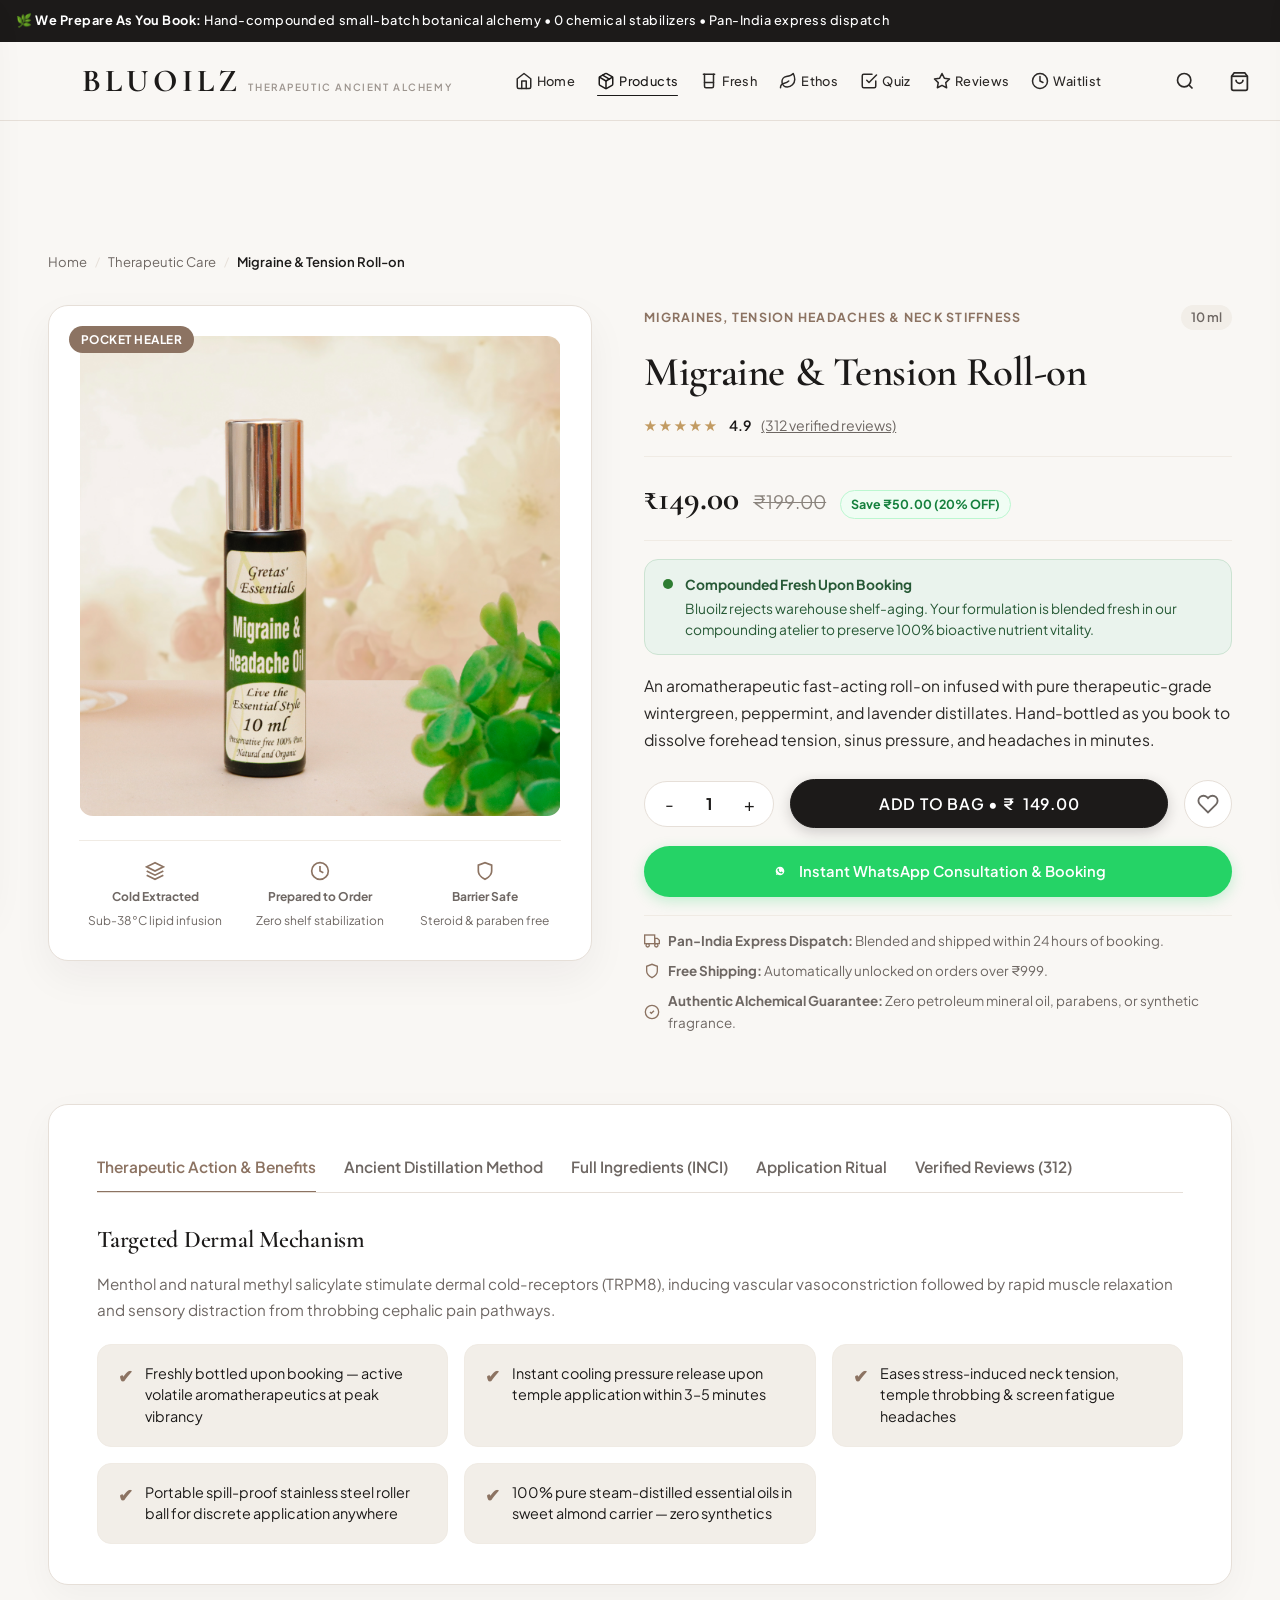
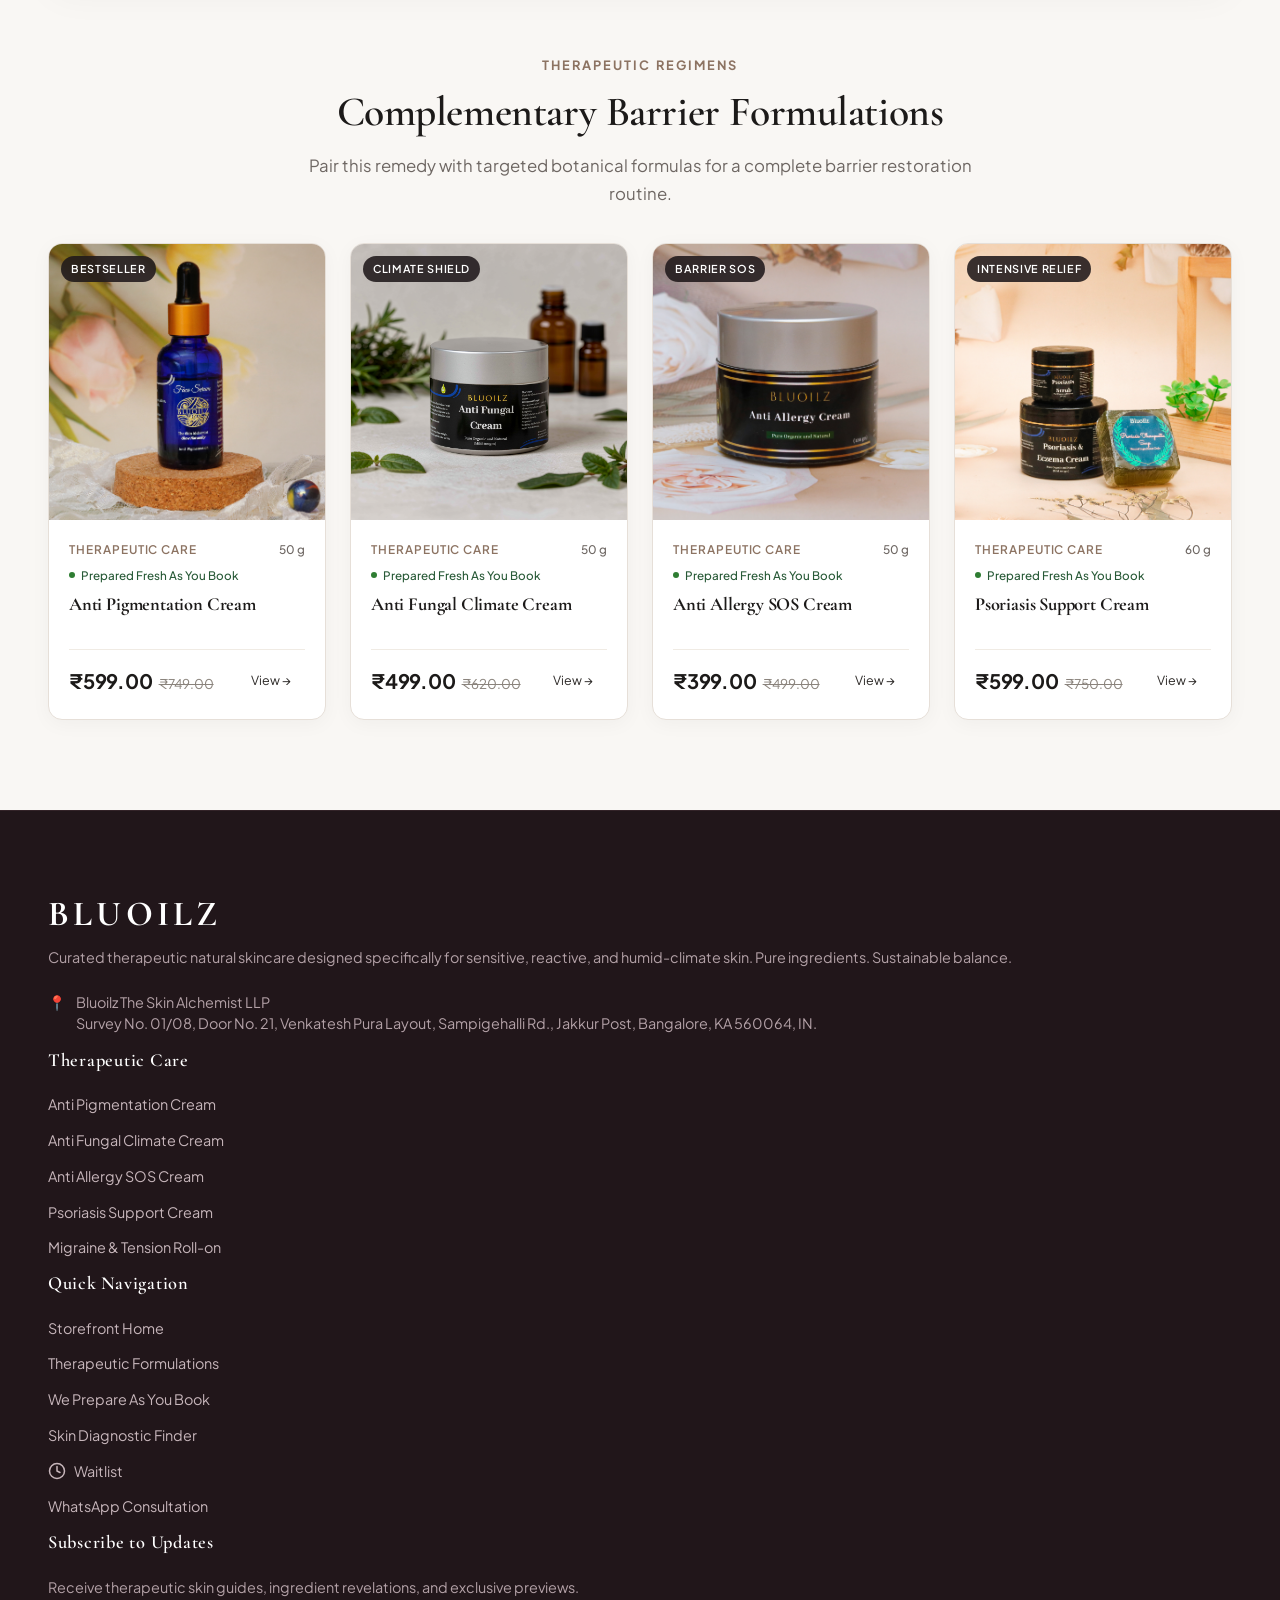
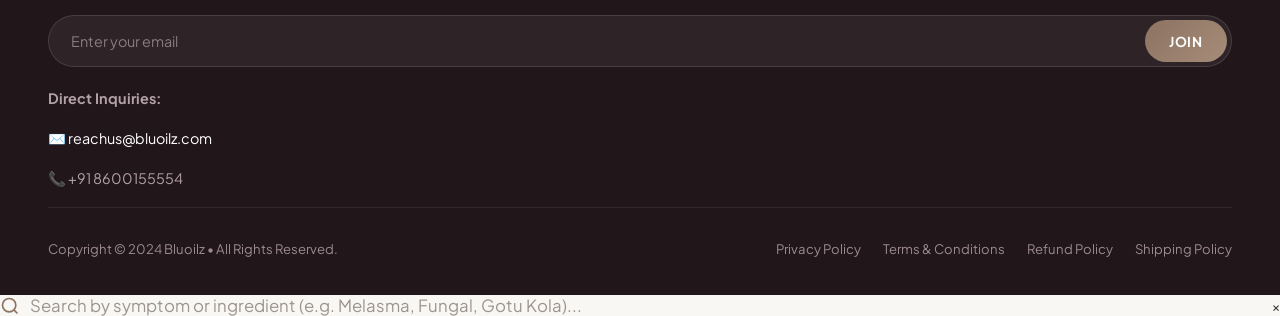
<file: migraine-relief-oil.html>
<!DOCTYPE html>
<html lang="en">
<head>
  <meta charset="UTF-8">
  <meta name="viewport" content="width=device-width, initial-scale=1.0">
  <meta name="color-scheme" content="light">
  <title>Migraine & Tension Roll-on | Bluoilz Therapeutic Skincare</title>
  <meta name="description" content="Fast-acting Migraine & Tension Roll-on hand-bottled upon booking. Relieves temple throbbing, forehead pressure, and sinus headaches with pure peppermint & wintergreen.">
  <link rel="canonical" href="https://www.bluoilz.com/migraine-relief-oil.html">

  <!-- Open Graph -->
  <meta property="og:title" content="Migraine & Tension Roll-on | Bluoilz Therapeutic Skincare">
  <meta property="og:description" content="An aromatherapeutic fast-acting roll-on infused with pure therapeutic-grade wintergreen, peppermint, and lavender distillates. Hand-bottled as you book to dissolve forehead tension, sinus pressure, and headaches in minutes.">
  <meta property="og:type" content="product">
  <meta property="og:url" content="https://www.bluoilz.com/migraine-relief-oil.html">
  <meta property="og:image" content="https://www.bluoilz.com/assets/migraine_oil.jpg">
  <meta property="product:price:amount" content="149">
  <meta property="product:price:currency" content="INR">

  <!-- Schema.org Product Structured Data -->
  <script type="application/ld+json">
  {
    "@context": "https://schema.org/",
    "@type": "Product",
    "name": "Migraine & Tension Roll-on",
    "image": "https://www.bluoilz.com/assets/migraine_oil.jpg",
    "description": "An aromatherapeutic fast-acting roll-on infused with pure therapeutic-grade wintergreen, peppermint, and lavender distillates. Hand-bottled as you book to dissolve forehead tension, sinus pressure, and headaches in minutes.",
    "brand": {
      "@type": "Brand",
      "name": "Bluoilz"
    },
    "offers": {
      "@type": "Offer",
      "url": "https://www.bluoilz.com/migraine-relief-oil.html",
      "priceCurrency": "INR",
      "price": "149",
      "availability": "https://schema.org/InStock",
      "itemCondition": "https://schema.org/NewCondition"
    },
    "aggregateRating": {
      "@type": "AggregateRating",
      "ratingValue": "4.9",
      "reviewCount": "312"
    }
  }
  </script>

  <!-- Google Fonts -->
  <link rel="preconnect" href="https://fonts.googleapis.com">
  <link rel="preconnect" href="https://fonts.gstatic.com" crossorigin>
  <link href="https://fonts.googleapis.com/css2?family=Cormorant+Garamond:ital,wght@0,500;0,600;0,700;1,400;1,600&family=Plus+Jakarta+Sans:wght@400;500;600;700&display=swap" rel="stylesheet">

  <link rel="stylesheet" href="styles.css">
</head>
<body>

  <!-- Top Announcement Bar -->
  <div class="announcement-bar" role="region" aria-label="Announcement">
    <div class="announcement-inner">
      <span>🌿 <strong>We Prepare As You Book:</strong> Hand-compounded small-batch botanical alchemy &bull; 0 chemical stabilizers &bull; Pan-India express dispatch</span>
    </div>
  </div>

  <!-- Main Site Header -->
  <header class="site-header" id="siteHeader">
    <div class="container header-inner">
      <button class="mobile-nav-toggle" id="mobileNavToggle" aria-label="Toggle navigation menu" aria-expanded="false">
        <span></span>
        <span></span>
        <span></span>
      </button>

      <a href="index.html" class="brand-logo" aria-label="Bluoilz Home">
        <span class="brand-name">Bluoilz</span>
        <span class="brand-tag">Therapeutic Ancient Alchemy</span>
      </a>

      <!-- Desktop Nav -->
      <nav class="desktop-nav" aria-label="Main Navigation">
        <ul class="nav-links">
          <li class="nav-item"><a href="index.html" class="nav-link" title="Home"><svg width="18" height="18" viewBox="0 0 24 24" fill="none" stroke="currentColor" stroke-width="2" stroke-linecap="round" stroke-linejoin="round"><path d="m3 9 9-7 9 7v11a2 2 0 0 1-2 2H5a2 2 0 0 1-2-2z"/><polyline points="9 22 9 12 15 12 15 22"/></svg> <span class="nav-text">Home</span></a></li>
          <li class="nav-item"><a href="index.html#products" class="nav-link active" title="Therapeutic Care"><svg width="18" height="18" viewBox="0 0 24 24" fill="none" stroke="currentColor" stroke-width="2" stroke-linecap="round" stroke-linejoin="round"><line x1="16.5" y1="9.4" x2="7.5" y2="4.21"></line><path d="M21 16V8a2 2 0 0 0-1-1.73l-7-4a2 2 0 0 0-2 0l-7 4A2 2 0 0 0 3 8v8a2 2 0 0 0 1 1.73l7 4a2 2 0 0 0 2 0l7-4A2 2 0 0 0 21 16z"></path><polyline points="3.27 6.96 12 12.01 20.73 6.96"></polyline><line x1="12" y1="22.08" x2="12" y2="12"></line></svg> <span class="nav-text">Products</span></a></li>
          <li class="nav-item"><a href="index.html#curation" class="nav-link" title="Freshly Prepared"><svg width="18" height="18" viewBox="0 0 24 24" fill="none" stroke="currentColor" stroke-width="2" stroke-linecap="round" stroke-linejoin="round"><path d="M4.5 3h15"/><path d="M6 3v16a2 2 0 0 0 2 2h8a2 2 0 0 0 2-2V3"/><path d="M6 14h12"/></svg> <span class="nav-text">Fresh</span></a></li>
          <li class="nav-item"><a href="index.html#ethos" class="nav-link" title="Ancient Method"><svg width="18" height="18" viewBox="0 0 24 24" fill="none" stroke="currentColor" stroke-width="2" stroke-linecap="round" stroke-linejoin="round"><path d="M11 20A7 7 0 0 1 9.8 6.1C15.5 5 17 4.48 19 2c1 2 2 4.18 2 8 0 5.5-4.78 10-10 10Z"/><path d="M2 21c0-3 1.85-5.36 5.08-6C9.5 14.52 12 13 13 12"/></svg> <span class="nav-text">Ethos</span></a></li>
          <li class="nav-item"><a href="index.html#quiz" class="nav-link" title="Skin Diagnostic"><svg width="18" height="18" viewBox="0 0 24 24" fill="none" stroke="currentColor" stroke-width="2" stroke-linecap="round" stroke-linejoin="round"><path d="M9 11l3 3L22 4"/><path d="M21 12v7a2 2 0 0 1-2 2H5a2 2 0 0 1-2-2V5a2 2 0 0 1 2-2h11"/></svg> <span class="nav-text">Quiz</span></a></li>
          <li class="nav-item"><a href="index.html#reviews" class="nav-link" title="Reviews"><svg width="18" height="18" viewBox="0 0 24 24" fill="none" stroke="currentColor" stroke-width="2" stroke-linecap="round" stroke-linejoin="round"><polygon points="12 2 15.09 8.26 22 9.27 17 14.14 18.18 21.02 12 17.77 5.82 21.02 7 14.14 2 9.27 8.91 8.26 12 2"/></svg> <span class="nav-text">Reviews</span></a></li>
          <li class="nav-item"><a href="waitlist.html" class="nav-link" title="Waitlist"><svg width="18" height="18" viewBox="0 0 24 24" fill="none" stroke="currentColor" stroke-width="2" stroke-linecap="round" stroke-linejoin="round"><circle cx="12" cy="12" r="10"/><polyline points="12 6 12 12 16 14"/></svg> <span class="nav-text">Waitlist</span></a></li>
        </ul>
      </nav>

      <!-- Header Actions -->
      <div class="header-actions">
        <a href="wishlist.html" class="header-action-btn mobile-only-action" title="Wishlist" aria-label="Wishlist">
          <svg width="20" height="20" viewBox="0 0 24 24" fill="none" stroke="currentColor" stroke-width="2">
            <path d="M20.84 4.61a5.5 5.5 0 0 0-7.78 0L12 5.67l-1.06-1.06a5.5 5.5 0 0 0-7.78 7.78l1.06 1.06L12 21.23l7.78-7.78 1.06-1.06a5.5 5.5 0 0 0 0-7.78z"/>
          </svg>
        </a>

        <button class="header-action-btn desktop-only-action" title="Search remedies (Press /)" onclick="openSearchModal()" aria-label="Search remedies">
          <svg width="20" height="20" viewBox="0 0 24 24" fill="none" stroke="currentColor" stroke-width="2">
            <circle cx="11" cy="11" r="8"/><line x1="21" y1="21" x2="16.65" y2="16.65"/>
          </svg>
        </button>

        <button class="header-action-btn open-cart-btn desktop-only-action" title="View Cart" aria-label="View Cart">
          <svg width="21" height="21" viewBox="0 0 24 24" fill="none" stroke="currentColor" stroke-width="2">
            <path d="M6 2L3 6v14a2 2 0 0 0 2 2h14a2 2 0 0 0 2-2V6l-3-4z"/><line x1="3" y1="6" x2="21" y2="6"/><path d="M16 10a4 4 0 0 1-8 0"/>
          </svg>
          <span class="cart-badge" style="display:none;">0</span>
        </button>
      </div>
    </div>

    <!-- Mobile Top Quick Navigation Bar (Home, Shop, Search, Cart) -->
    <nav class="mobile-top-nav" id="mobileTopNav" aria-label="Mobile Navigation">
      <div class="mobile-top-nav-inner">
        <a href="index.html" class="top-nav-item" aria-label="Home">
          <svg width="19" height="19" viewBox="0 0 24 24" fill="none" stroke="currentColor" stroke-width="2">
            <path d="M3 9l9-7 9 7v11a2 2 0 0 1-2 2H5a2 2 0 0 1-2-2z"></path>
            <polyline points="9 22 9 12 15 12 15 22"></polyline>
          </svg>
          <span>Home</span>
        </a>
        <a href="index.html#products" class="top-nav-item active" aria-label="Shop">
          <svg width="19" height="19" viewBox="0 0 24 24" fill="none" stroke="currentColor" stroke-width="2">
            <circle cx="9" cy="21" r="1"></circle>
            <circle cx="20" cy="21" r="1"></circle>
            <path d="M1 1h4l2.68 13.39a2 2 0 0 0 2 1.61h9.72a2 2 0 0 0 2-1.61L23 6H6"></path>
          </svg>
          <span>Shop</span>
        </a>
        <button type="button" class="top-nav-item" onclick="openSearchModal()" aria-label="Search">
          <svg width="19" height="19" viewBox="0 0 24 24" fill="none" stroke="currentColor" stroke-width="2">
            <circle cx="11" cy="11" r="8"></circle>
            <line x1="21" y1="21" x2="16.65" y2="16.65"></line>
          </svg>
          <span>Search</span>
        </button>
        <button type="button" class="top-nav-item open-cart-btn" aria-label="Cart">
          <div class="top-nav-icon-wrap">
            <svg width="19" height="19" viewBox="0 0 24 24" fill="none" stroke="currentColor" stroke-width="2">
              <path d="M6 2L3 6v14a2 2 0 0 0 2 2h14a2 2 0 0 0 2-2V6l-3-4z"></path>
              <line x1="3" y1="6" x2="21" y2="6"></line>
              <path d="M16 10a4 4 0 0 1-8 0"></path>
            </svg>
            <span class="cart-badge top-nav-badge" style="display:none;">0</span>
          </div>
          <span>Cart</span>
        </button>
      </div>
    </nav>
  </header>

  <!-- Mobile Nav Drawer -->
  <aside class="mobile-nav-menu" id="mobileNavMenu" aria-label="Mobile Navigation">
    <div class="mobile-nav-header">
      <div class="brand-logo">
        <span class="brand-name">Bluoilz</span>
        <span class="brand-tag">Therapeutic Ancient Alchemy</span>
      </div>
      <button class="close-nav-btn" id="closeMobileNav" aria-label="Close menu">
        <svg width="18" height="18" viewBox="0 0 24 24" fill="none" stroke="currentColor" stroke-width="2.2" stroke-linecap="round" stroke-linejoin="round">
          <line x1="18" y1="6" x2="6" y2="18"></line>
          <line x1="6" y1="6" x2="18" y2="18"></line>
        </svg>
      </button>
    </div>
    <ul class="mobile-nav-links">
      <li><a href="index.html"><span style="display:flex; align-items:center; gap:8px;"><svg width="18" height="18" viewBox="0 0 24 24" fill="none" stroke="currentColor" stroke-width="2" stroke-linecap="round" stroke-linejoin="round"><path d="m3 9 9-7 9 7v11a2 2 0 0 1-2 2H5a2 2 0 0 1-2-2z"/><polyline points="9 22 9 12 15 12 15 22"/></svg> <span>Home</span></span></a></li>
      <li><a href="index.html#products"><span style="display:flex; align-items:center; gap:8px;"><svg width="18" height="18" viewBox="0 0 24 24" fill="none" stroke="currentColor" stroke-width="2" stroke-linecap="round" stroke-linejoin="round"><line x1="16.5" y1="9.4" x2="7.5" y2="4.21"></line><path d="M21 16V8a2 2 0 0 0-1-1.73l-7-4a2 2 0 0 0-2 0l-7 4A2 2 0 0 0 3 8v8a2 2 0 0 0 1 1.73l7 4a2 2 0 0 0 2 0l7-4A2 2 0 0 0 21 16z"></path><polyline points="3.27 6.96 12 12.01 20.73 6.96"></polyline><line x1="12" y1="22.08" x2="12" y2="12"></line></svg> <span>Products</span></span></a></li>
      <li><a href="index.html#curation"><span style="display:flex; align-items:center; gap:8px;"><svg width="18" height="18" viewBox="0 0 24 24" fill="none" stroke="currentColor" stroke-width="2" stroke-linecap="round" stroke-linejoin="round"><path d="M4.5 3h15"/><path d="M6 3v16a2 2 0 0 0 2 2h8a2 2 0 0 0 2-2V3"/><path d="M6 14h12"/></svg> <span>Fresh</span></span></a></li>
      <li><a href="index.html#ethos"><span style="display:flex; align-items:center; gap:8px;"><svg width="18" height="18" viewBox="0 0 24 24" fill="none" stroke="currentColor" stroke-width="2" stroke-linecap="round" stroke-linejoin="round"><path d="M11 20A7 7 0 0 1 9.8 6.1C15.5 5 17 4.48 19 2c1 2 2 4.18 2 8 0 5.5-4.78 10-10 10Z"/><path d="M2 21c0-3 1.85-5.36 5.08-6C9.5 14.52 12 13 13 12"/></svg> <span>Ethos</span></span></a></li>
      <li><a href="index.html#quiz"><span style="display:flex; align-items:center; gap:8px;"><svg width="18" height="18" viewBox="0 0 24 24" fill="none" stroke="currentColor" stroke-width="2" stroke-linecap="round" stroke-linejoin="round"><path d="M9 11l3 3L22 4"/><path d="M21 12v7a2 2 0 0 1-2 2H5a2 2 0 0 1-2-2V5a2 2 0 0 1 2-2h11"/></svg> <span>Quiz</span></span></a></li>
      <li><a href="waitlist.html"><span style="display:flex; align-items:center; gap:8px;"><svg width="18" height="18" viewBox="0 0 24 24" fill="none" stroke="currentColor" stroke-width="2" stroke-linecap="round" stroke-linejoin="round"><circle cx="12" cy="12" r="10"/><polyline points="12 6 12 12 16 14"/></svg> <span>Waitlist</span></span></a></li>
      <li style="border-top: 1px solid var(--color-border); padding-top: 12px; margin-top: 12px;">
        <span style="font-size: 0.72rem; text-transform: uppercase; color: var(--color-text-muted); font-weight: 700; letter-spacing: 0.08em; display: block; margin-bottom: 8px;">Therapeutic Catalog</span>
      </li>
      <li><a href="anti-pigmentation-cream.html" style="">Anti Pigmentation Cream</a></li><li><a href="anti-fungal-cream.html" style="">Anti Fungal Climate Cream</a></li><li><a href="anti-allergy-cream.html" style="">Anti Allergy SOS Cream</a></li><li><a href="psoriasis-support-cream.html" style="">Psoriasis Support Cream</a></li><li><a href="migraine-relief-oil.html" style="color: var(--color-accent); font-weight: 700;">Migraine & Tension Roll-on</a></li>
    </ul>
  </aside>
  <div class="mobile-nav-backdrop" id="mobileNavBackdrop"></div>

  <!-- PDP Main Content -->
  <main class="pdp-page-wrapper">
    <div class="container">
      
      <!-- Breadcrumb Navigation -->
      <nav class="pdp-breadcrumb" aria-label="Breadcrumb">
        <a href="index.html">Home</a>
        <span class="divider">/</span>
        <a href="index.html#products">Therapeutic Care</a>
        <span class="divider">/</span>
        <span class="current">Migraine & Tension Roll-on</span>
      </nav>

      <!-- Main Product Hero Grid -->
      <div class="pdp-hero-grid">
        
        <!-- Left Column: Gallery & Trust Indicators -->
        <div class="pdp-gallery-frame">
          <span class="pdp-badge-tag">Pocket Healer</span>
          <img src="assets/migraine_oil.jpg" alt="Migraine & Tension Roll-on" class="pdp-main-img" onerror="this.onerror=null; this.src='assets/anti_pigmentation.jpg';">

          <div class="pdp-trust-pills">
            <div class="pdp-trust-pill">
              <svg width="20" height="20" viewBox="0 0 24 24" fill="none" stroke="currentColor" stroke-width="2">
                <path d="M12 2L2 7l10 5 10-5-10-5zM2 17l10 5 10-5M2 12l10 5 10-5"/>
              </svg>
              <strong>Cold Extracted</strong>
              <span>Sub-38°C lipid infusion</span>
            </div>
            <div class="pdp-trust-pill">
              <svg width="20" height="20" viewBox="0 0 24 24" fill="none" stroke="currentColor" stroke-width="2">
                <circle cx="12" cy="12" r="10"/><path d="M12 6v6l4 2"/>
              </svg>
              <strong>Prepared to Order</strong>
              <span>Zero shelf stabilization</span>
            </div>
            <div class="pdp-trust-pill">
              <svg width="20" height="20" viewBox="0 0 24 24" fill="none" stroke="currentColor" stroke-width="2">
                <path d="M12 22s8-4 8-10V5l-8-3-8 3v7c0 6 8 10 8 10z"/>
              </svg>
              <strong>Barrier Safe</strong>
              <span>Steroid & paraben free</span>
            </div>
          </div>
        </div>

        <!-- Right Column: Purchasing Info & Buy Box -->
        <div class="pdp-info-col">
          <div class="pdp-eyebrow-row">
            <span class="pdp-category-eyebrow">Migraines, Tension Headaches & Neck Stiffness</span>
            <span class="pdp-weight-tag">10 ml</span>
          </div>

          <h1 class="pdp-title">Migraine & Tension Roll-on</h1>

          <div class="pdp-ratings-bar">
            <div class="stars">★★★★★</div>
            <span style="font-weight: 600; color: var(--color-primary);">4.9</span>
            <a href="#dossierTabs" onclick="switchPdpTab('tab-reviews')" class="count-link">(312 verified reviews)</a>
          </div>

          <!-- Price Row -->
          <div class="pdp-price-box">
            <span class="pdp-current-price">₹149.00</span>
            <span class="pdp-orig-price">₹199.00</span>
            <span class="pdp-discount-pill">Save ₹50.00 (20% OFF)</span>
          </div>

          <!-- Freshness Status Notice -->
          <div class="pdp-freshness-notice">
            <div class="pulse-dot"></div>
            <div>
              <p><strong>Compounded Fresh Upon Booking</strong>
              Bluoilz rejects warehouse shelf-aging. Your formulation is blended fresh in our compounding atelier to preserve 100% bioactive nutrient vitality.</p>
            </div>
          </div>

          <p class="pdp-desc-text">An aromatherapeutic fast-acting roll-on infused with pure therapeutic-grade wintergreen, peppermint, and lavender distillates. Hand-bottled as you book to dissolve forehead tension, sinus pressure, and headaches in minutes.</p>

          <!-- Add to Cart & Buy Box -->
          <div class="pdp-actions-row">
            <div class="pdp-qty-control">
              <button type="button" class="pdp-qty-btn" onclick="adjustPdpQty(-1)" aria-label="Decrease quantity">-</button>
              <input type="number" id="pdpQty" class="pdp-qty-input" value="1" min="1" max="10" readonly>
              <button type="button" class="pdp-qty-btn" onclick="adjustPdpQty(1)" aria-label="Increase quantity">+</button>
            </div>
            <button class="btn btn-primary pdp-btn-add" onclick="addPdpToCart('migraine-relief-oil')">
              Add to Bag &bull; ₹<span id="pdpPriceDisplay">149.00</span>
            </button>
            <button class="pdp-wishlist-btn" data-product-id="migraine-relief-oil" onclick="toggleWishlist('migraine-relief-oil', this)" aria-label="Save to wishlist" title="Save to wishlist">
              <svg width="22" height="22" viewBox="0 0 24 24" fill="none" stroke="currentColor" stroke-width="2">
                <path d="M20.84 4.61a5.5 5.5 0 0 0-7.78 0L12 5.67l-1.06-1.06a5.5 5.5 0 0 0-7.78 7.78l1.06 1.06L12 21.23l7.78-7.78 1.06-1.06a5.5 5.5 0 0 0 0-7.78z"/>
              </svg>
            </button>
          </div>

          <a href="https://wa.me/918600155554?text=Hi%20Bluoilz,%20I%20would%20like%20to%20order%20the%20Migraine%20%26%20Tension%20Roll-on" target="_blank" rel="noopener" class="pdp-whatsapp-btn">
            <svg width="18" height="18" viewBox="0 0 24 24" fill="currentColor">
              <path d="M12.031 6.172c-3.181 0-5.767 2.586-5.768 5.766-.001 1.298.38 2.27 1.019 3.287l-.582 2.128 2.182-.573c.978.58 1.911.928 3.145.929 3.178 0 5.767-2.587 5.768-5.766.001-3.187-2.575-5.77-5.764-5.771zm3.392 8.244c-.144.405-.837.774-1.17.824-.299.045-.677.063-1.092-.069-.252-.08-.575-.187-.988-.365-1.739-.751-2.874-2.502-2.961-2.617-.087-.116-.708-.94-.708-1.793s.448-1.273.607-1.446c.159-.173.346-.217.462-.217l.332.006c.106.005.249-.04.39.298.144.347.491 1.2.534 1.287.043.087.072.188.014.304-.058.116-.087.188-.173.289l-.26.304c-.087.086-.177.18-.076.354.101.174.449.741.964 1.201.662.591 1.221.774 1.394.86s.275.072.376-.043c.101-.116.433-.506.549-.68.116-.173.231-.145.39-.087s1.011.477 1.184.564.289.13.332.202c.045.072.045.419-.099.824z"/>
            </svg>
            Instant WhatsApp Consultation & Booking
          </a>

          <!-- Delivery & Quality Perks -->
          <div class="pdp-perks-list">
            <div class="pdp-perk-item">
              <svg width="16" height="16" viewBox="0 0 24 24" fill="none" stroke="currentColor" stroke-width="2">
                <rect x="1" y="3" width="15" height="13"/><polygon points="16 8 20 8 23 11 23 16 16 16 16 8"/><circle cx="5.5" cy="18.5" r="2.5"/><circle cx="18.5" cy="18.5" r="2.5"/>
              </svg>
              <span><strong>Pan-India Express Dispatch:</strong> Blended and shipped within 24 hours of booking.</span>
            </div>
            <div class="pdp-perk-item">
              <svg width="16" height="16" viewBox="0 0 24 24" fill="none" stroke="currentColor" stroke-width="2">
                <path d="M12 22s8-4 8-10V5l-8-3-8 3v7c0 6 8 10 8 10z"/>
              </svg>
              <span><strong>Free Shipping:</strong> Automatically unlocked on orders over ₹999.</span>
            </div>
            <div class="pdp-perk-item">
              <svg width="16" height="16" viewBox="0 0 24 24" fill="none" stroke="currentColor" stroke-width="2">
                <circle cx="12" cy="12" r="10"/><path d="M9 12l2 2 4-4"/>
              </svg>
              <span><strong>Authentic Alchemical Guarantee:</strong> Zero petroleum mineral oil, parabens, or synthetic fragrance.</span>
            </div>
          </div>

        </div>
      </div>

      <!-- In-Depth Therapeutic Dossier Tabs -->
      <section class="pdp-tabs-container" id="dossierTabs">
        <div class="pdp-tab-nav" role="tablist">
          <button type="button" class="pdp-tab-btn active" onclick="switchPdpTab('tab-benefits')" role="tab" id="btn-benefits">Therapeutic Action & Benefits</button>
          <button type="button" class="pdp-tab-btn" onclick="switchPdpTab('tab-distillation')" role="tab" id="btn-distillation">Ancient Distillation Method</button>
          <button type="button" class="pdp-tab-btn" onclick="switchPdpTab('tab-ingredients')" role="tab" id="btn-ingredients">Full Ingredients (INCI)</button>
          <button type="button" class="pdp-tab-btn" onclick="switchPdpTab('tab-ritual')" role="tab" id="btn-ritual">Application Ritual</button>
          <button type="button" class="pdp-tab-btn" onclick="switchPdpTab('tab-reviews')" role="tab" id="btn-reviews">Verified Reviews (312)</button>
        </div>

        <!-- Tab 1: Benefits -->
        <div class="pdp-tab-pane active" id="tab-benefits" role="tabpanel">
          <h3>Targeted Dermal Mechanism</h3>
          <p>Menthol and natural methyl salicylate stimulate dermal cold-receptors (TRPM8), inducing vascular vasoconstriction followed by rapid muscle relaxation and sensory distraction from throbbing cephalic pain pathways.</p>

          <div class="pdp-benefits-grid">
            
              <div class="pdp-benefit-card">
                <span class="icon-bullet">✔</span>
                <span>Freshly bottled upon booking — active volatile aromatherapeutics at peak vibrancy</span>
              </div>
            
              <div class="pdp-benefit-card">
                <span class="icon-bullet">✔</span>
                <span>Instant cooling pressure release upon temple application within 3–5 minutes</span>
              </div>
            
              <div class="pdp-benefit-card">
                <span class="icon-bullet">✔</span>
                <span>Eases stress-induced neck tension, temple throbbing & screen fatigue headaches</span>
              </div>
            
              <div class="pdp-benefit-card">
                <span class="icon-bullet">✔</span>
                <span>Portable spill-proof stainless steel roller ball for discrete application anywhere</span>
              </div>
            
              <div class="pdp-benefit-card">
                <span class="icon-bullet">✔</span>
                <span>100% pure steam-distilled essential oils in sweet almond carrier — zero synthetics</span>
              </div>
            
          </div>
        </div>

        <!-- Tab 2: Distillation -->
        <div class="pdp-tab-pane" id="tab-distillation" role="tabpanel">
          <h3>The Ancient Fresh Compounding Method</h3>
          <p>Pure steam-distilled Himalayan wintergreen and English lavender are combined with high-purity mentha piperita in cold-pressed sweet almond carrier oil, bottled on demand in amber glass vials.</p>
          <div class="pdp-freshness-notice" style="margin-top: 16px;">
            <div class="pulse-dot"></div>
            <div>
              <p><strong>Why We Refuse Warehouse Aging:</strong> Most skincare products sit on warehouse shelves for 12 to 24 months, surviving only through harsh parabens and chemical stabilizers. Bluoilz prepares your formula fresh upon booking, so active botanical enzymes reach your skin at 100% biological vitality.</p>
            </div>
          </div>
          <p style="margin-top: 20px;">
            <a href="index.html#curation" class="card-internal-link" style="margin-top: 0;">Learn more about our Freshness Principle &rarr;</a>
          </p>
        </div>

        <!-- Tab 3: Ingredients -->
        <div class="pdp-tab-pane" id="tab-ingredients" role="tabpanel">
          <h3>100% Transparent Ingredient Deck</h3>
          <p>Every ingredient is selected for its bioactive affinity with human skin lipids. Zero hidden synthetics or fillers.</p>
          <div class="pdp-ingredients-box">
            <p><strong>INCI Ingredients:</strong> Mentha Piperita (Peppermint Essential Oil), Gaultheria Procumbens (Wintergreen Oil), Lavandula Angustifolia (Lavender Essential Oil), Eucalyptus Globulus Leaf Oil, Sweet Almond Carrier Oil (Prunus Amygdalus Dulcis).</p>
          </div>
          <div style="margin-top: 16px; font-size: 0.86rem; color: var(--color-text-muted);">
            <span>🌿 100% Free From: Parabens &bull; Sulfates &bull; Synthetic Perfumes &bull; Petroleum Mineral Oil &bull; Silicones &bull; Animal Testing</span>
          </div>
        </div>

        <!-- Tab 4: Ritual -->
        <div class="pdp-tab-pane" id="tab-ritual" role="tabpanel">
          <h3>Recommended Application Ritual</h3>
          <p>Roll gently across temples, forehead hairline, back of the neck, and behind earlobes. Close eyes and inhale deeply for 60 seconds to allow the aromatic vapors to clear tension. Repeat every 20-30 minutes as needed.</p>
          <div class="pdp-benefit-card" style="margin-top: 16px;">
            <span class="icon-bullet">💡</span>
            <span><strong>Apothecary Tip:</strong> Store in a cool, dry place away from direct sunlight. Because this formula contains zero chemical stabilizers, keeping it sealed tightly preserves maximum lipid potency.</span>
          </div>
        </div>

        <!-- Tab 5: Reviews -->
        <div class="pdp-tab-pane" id="tab-reviews" role="tabpanel">
          <div style="display: flex; justify-content: space-between; align-items: center; margin-bottom: 24px; flex-wrap: wrap; gap: 12px;">
            <div>
              <h3 style="margin: 0;">Patient & Community Experiences</h3>
              <span style="font-size: 0.88rem; color: var(--color-text-muted);">Average Rating: <strong>4.9 / 5.0</strong> based on 312 verified purchases</span>
            </div>
            <a href="index.html#reviews" class="btn btn-secondary" style="padding: 8px 18px; font-size: 0.82rem;">View All Community Reviews</a>
          </div>

          <div style="display: flex; flex-direction: column; gap: 16px;">
            
              <div style="background: var(--color-sand); padding: 20px 24px; border-radius: var(--radius-md); border: 1px solid var(--color-border-light);">
                <div style="display: flex; justify-content: space-between; align-items: center; margin-bottom: 6px;">
                  <strong style="color: var(--color-primary);">Tanvi G.</strong>
                  <span style="font-size: 0.76rem; color: #15803d; font-weight: 600;">✔ Verified Buyer • 1 week ago</span>
                </div>
                <div class="stars" style="color: var(--color-gold); font-size: 0.85rem; margin-bottom: 8px;">★★★★★</div>
                <p style="font-size: 0.92rem; color: var(--color-text-main); line-height: 1.6; margin: 0;">"Keeps a permanent spot in my work handbag. Whenever screen fatigue triggers a temple headache, 2 rolls provide instant cooling relief."</p>
              </div>
            
              <div style="background: var(--color-sand); padding: 20px 24px; border-radius: var(--radius-md); border: 1px solid var(--color-border-light);">
                <div style="display: flex; justify-content: space-between; align-items: center; margin-bottom: 6px;">
                  <strong style="color: var(--color-primary);">Rohan M.</strong>
                  <span style="font-size: 0.76rem; color: #15803d; font-weight: 600;">✔ Verified Buyer • 3 weeks ago</span>
                </div>
                <div class="stars" style="color: var(--color-gold); font-size: 0.85rem; margin-bottom: 8px;">★★★★★</div>
                <p style="font-size: 0.92rem; color: var(--color-text-main); line-height: 1.6; margin: 0;">"Cuts my tension headache intensity in half without having to pop a pill every time."</p>
              </div>
            
              <div style="background: var(--color-sand); padding: 20px 24px; border-radius: var(--radius-md); border: 1px solid var(--color-border-light);">
                <div style="display: flex; justify-content: space-between; align-items: center; margin-bottom: 6px;">
                  <strong style="color: var(--color-primary);">Priya K.</strong>
                  <span style="font-size: 0.76rem; color: #15803d; font-weight: 600;">✔ Verified Buyer • 1 month ago</span>
                </div>
                <div class="stars" style="color: var(--color-gold); font-size: 0.85rem; margin-bottom: 8px;">★★★★★</div>
                <p style="font-size: 0.92rem; color: var(--color-text-main); line-height: 1.6; margin: 0;">"The steel roller ball feels delightfully cold and the scent is therapeutic and calming."</p>
              </div>
            
          </div>
        </div>

      </section>

      <!-- Frequently Paired / Complementary Formulations (Internal Cross-Linking) -->
      <section class="pdp-related-section">
        <div class="section-header">
          <span class="section-eyebrow">Therapeutic Regimens</span>
          <h2 class="section-title">Complementary Barrier Formulations</h2>
          <p class="section-desc">Pair this remedy with targeted botanical formulas for a complete barrier restoration routine.</p>
        </div>

        <div class="pdp-related-grid">
          
            <div class="product-card">
              <div class="product-media">
                <span class="product-badge">Bestseller</span>
                <a href="anti-pigmentation-cream.html">
                  <img src="assets/anti_pigmentation.jpg" alt="Anti Pigmentation Cream" loading="lazy" class="product-img" onerror="this.onerror=null; this.src='assets/anti_pigmentation.jpg';">
                </a>
              </div>
              <div class="product-content">
                <div class="product-meta-row">
                  <span class="product-category-text">Therapeutic Care</span>
                  <span class="product-weight-text">50 g</span>
                </div>
                <div class="product-fresh-status">
                  <span class="status-pulse-dot"></span>
                  <span>Prepared Fresh As You Book</span>
                </div>
                <h3 class="product-title">
                  <a href="anti-pigmentation-cream.html" style="color: var(--color-primary); text-decoration: none;">Anti Pigmentation Cream</a>
                </h3>
                <div class="product-price-row">
                  <div class="price-wrap">
                    <span class="price-current">₹599.00</span>
                    <span class="price-original">₹749.00</span>
                  </div>
                  <a href="anti-pigmentation-cream.html" class="btn-ghost-pill" style="font-size: 0.78rem; padding: 6px 14px; text-decoration: none;">View &rarr;</a>
                </div>
              </div>
            </div>
          
            <div class="product-card">
              <div class="product-media">
                <span class="product-badge">Climate Shield</span>
                <a href="anti-fungal-cream.html">
                  <img src="assets/anti_fungal.png" alt="Anti Fungal Climate Cream" loading="lazy" class="product-img" onerror="this.onerror=null; this.src='assets/anti_pigmentation.jpg';">
                </a>
              </div>
              <div class="product-content">
                <div class="product-meta-row">
                  <span class="product-category-text">Therapeutic Care</span>
                  <span class="product-weight-text">50 g</span>
                </div>
                <div class="product-fresh-status">
                  <span class="status-pulse-dot"></span>
                  <span>Prepared Fresh As You Book</span>
                </div>
                <h3 class="product-title">
                  <a href="anti-fungal-cream.html" style="color: var(--color-primary); text-decoration: none;">Anti Fungal Climate Cream</a>
                </h3>
                <div class="product-price-row">
                  <div class="price-wrap">
                    <span class="price-current">₹499.00</span>
                    <span class="price-original">₹620.00</span>
                  </div>
                  <a href="anti-fungal-cream.html" class="btn-ghost-pill" style="font-size: 0.78rem; padding: 6px 14px; text-decoration: none;">View &rarr;</a>
                </div>
              </div>
            </div>
          
            <div class="product-card">
              <div class="product-media">
                <span class="product-badge">Barrier SOS</span>
                <a href="anti-allergy-cream.html">
                  <img src="assets/anti_allergy.jpg" alt="Anti Allergy SOS Cream" loading="lazy" class="product-img" onerror="this.onerror=null; this.src='assets/anti_pigmentation.jpg';">
                </a>
              </div>
              <div class="product-content">
                <div class="product-meta-row">
                  <span class="product-category-text">Therapeutic Care</span>
                  <span class="product-weight-text">50 g</span>
                </div>
                <div class="product-fresh-status">
                  <span class="status-pulse-dot"></span>
                  <span>Prepared Fresh As You Book</span>
                </div>
                <h3 class="product-title">
                  <a href="anti-allergy-cream.html" style="color: var(--color-primary); text-decoration: none;">Anti Allergy SOS Cream</a>
                </h3>
                <div class="product-price-row">
                  <div class="price-wrap">
                    <span class="price-current">₹399.00</span>
                    <span class="price-original">₹499.00</span>
                  </div>
                  <a href="anti-allergy-cream.html" class="btn-ghost-pill" style="font-size: 0.78rem; padding: 6px 14px; text-decoration: none;">View &rarr;</a>
                </div>
              </div>
            </div>
          
            <div class="product-card">
              <div class="product-media">
                <span class="product-badge">Intensive Relief</span>
                <a href="psoriasis-support-cream.html">
                  <img src="assets/psoriasis_cream.jpg" alt="Psoriasis Support Cream" loading="lazy" class="product-img" onerror="this.onerror=null; this.src='assets/anti_pigmentation.jpg';">
                </a>
              </div>
              <div class="product-content">
                <div class="product-meta-row">
                  <span class="product-category-text">Therapeutic Care</span>
                  <span class="product-weight-text">60 g</span>
                </div>
                <div class="product-fresh-status">
                  <span class="status-pulse-dot"></span>
                  <span>Prepared Fresh As You Book</span>
                </div>
                <h3 class="product-title">
                  <a href="psoriasis-support-cream.html" style="color: var(--color-primary); text-decoration: none;">Psoriasis Support Cream</a>
                </h3>
                <div class="product-price-row">
                  <div class="price-wrap">
                    <span class="price-current">₹599.00</span>
                    <span class="price-original">₹750.00</span>
                  </div>
                  <a href="psoriasis-support-cream.html" class="btn-ghost-pill" style="font-size: 0.78rem; padding: 6px 14px; text-decoration: none;">View &rarr;</a>
                </div>
              </div>
            </div>
          
        </div>
      </section>

    </div>
  </main>

  <!-- Site Footer -->
  <footer class="site-footer" id="contact">
    <div class="container footer-container">
      <div class="footer-grid">
        <div class="footer-col footer-brand">
          <div class="brand-name">Bluoilz</div>
          <p>Curated therapeutic natural skincare designed specifically for sensitive, reactive, and humid-climate skin. Pure ingredients. Sustainable balance.</p>
          <div class="footer-contact-item">
            <span>📍</span>
            <span>Bluoilz The Skin Alchemist LLP<br>Survey No. 01/08, Door No. 21, Venkatesh Pura Layout, Sampigehalli Rd., Jakkur Post, Bangalore, KA 560064, IN.</span>
          </div>
        </div>

        <div class="footer-col">
          <h4>Therapeutic Care</h4>
          <ul class="footer-links">
            <li><a href="anti-pigmentation-cream.html">Anti Pigmentation Cream</a></li>
            <li><a href="anti-fungal-cream.html">Anti Fungal Climate Cream</a></li>
            <li><a href="anti-allergy-cream.html">Anti Allergy SOS Cream</a></li>
            <li><a href="psoriasis-support-cream.html">Psoriasis Support Cream</a></li>
            <li><a href="migraine-relief-oil.html">Migraine & Tension Roll-on</a></li>
          </ul>
        </div>

        <div class="footer-col">
          <h4>Quick Navigation</h4>
          <ul class="footer-links">
            <li><a href="index.html">Storefront Home</a></li>
            <li><a href="index.html#products">Therapeutic Formulations</a></li>
            <li><a href="index.html#curation">We Prepare As You Book</a></li>
            <li><a href="index.html#quiz">Skin Diagnostic Finder</a></li>
            <li><a href="waitlist.html"><span style="display:flex; align-items:center; gap:8px;"><svg width="18" height="18" viewBox="0 0 24 24" fill="none" stroke="currentColor" stroke-width="2" stroke-linecap="round" stroke-linejoin="round"><circle cx="12" cy="12" r="10"/><polyline points="12 6 12 12 16 14"/></svg> <span>Waitlist</span></span></a></li>
            <li><a href="https://wa.me/918600155554" target="_blank" rel="noopener">WhatsApp Consultation</a></li>
          </ul>
        </div>

        <div class="footer-col footer-newsletter">
          <h4>Subscribe to Updates</h4>
          <p>Receive therapeutic skin guides, ingredient revelations, and exclusive previews.</p>
          <form class="newsletter-form" id="newsletterForm">
            <input type="email" placeholder="Enter your email" required class="newsletter-input">
            <button type="submit" class="newsletter-btn">Join</button>
          </form>
          <div style="margin-top: 20px;">
            <p><strong>Direct Inquiries:</strong></p>
            <p>✉️ <a href="mailto:reachus@bluoilz.com" style="color:#ffffff;">reachus@bluoilz.com</a></p>
            <p>📞 +91 8600155554</p>
          </div>
        </div>
      </div>

      <div class="footer-bottom">
        <div>Copyright &copy; 2024 Bluoilz &bull; All Rights Reserved.</div>
        <div class="footer-legal">
          <a href="#">Privacy Policy</a>
          <a href="#">Terms & Conditions</a>
          <a href="#">Refund Policy</a>
          <a href="#">Shipping Policy</a>
        </div>
      </div>
    </div>
  </footer>

  <!-- Slide-out Cart Drawer -->
  <div class="cart-drawer" id="cartDrawer">
    <div class="cart-drawer-header">
      <h3>Your Bag</h3>
      <button class="btn-close-drawer" id="closeCartBtn" aria-label="Close cart">&times;</button>
    </div>

    <div class="shipping-bar-wrap">
      <div id="shippingNotice">Free shipping on orders above <strong>₹999.00</strong></div>
      <div class="progress-track">
        <div class="progress-fill" id="shippingProgress"></div>
      </div>
    </div>

    <div class="cart-drawer-items" id="cartDrawerItems">
      <!-- Items dynamically injected by app.js -->
    </div>

    <div class="cart-upsell-box" id="cartUpsellBox" style="display:none;"></div>

    <div class="cart-drawer-footer">
      <div class="cart-subtotal-row">
        <span>Subtotal</span>
        <span id="cartDrawerSubtotal">₹0.00</span>
      </div>
      <div class="cart-discount-row" id="cartDiscountRow" style="display:none; justify-content:space-between; color:var(--color-accent); font-size:0.9rem; margin-bottom:8px;">
        <span>Promo Discount</span>
        <span id="cartDrawerDiscount">-₹0.00</span>
      </div>
      <p class="shipping-calc-note">Taxes and express packaging calculated at checkout.</p>
      
      <div class="promo-code-box">
        <input type="text" id="promoInput" placeholder="Promo code (e.g. BLU10)" style="text-transform: uppercase;">
        <button type="button" id="applyPromoBtn" onclick="handleApplyPromo()">Apply</button>
      </div>

      <button class="btn btn-primary btn-checkout" id="checkoutBtn" onclick="openCheckoutModal()">
        Proceed to Secure Checkout
      </button>
      <button class="btn btn-secondary btn-continue-shopping" onclick="closeCart()" style="margin-top: 8px; width: 100%;">
        Continue Exploring
      </button>
    </div>
  </div>
  <div class="cart-backdrop" id="cartBackdrop"></div>

  <!-- Search Modal -->
  <div class="search-modal" id="searchModal" aria-hidden="true" role="dialog" aria-label="Search remedies">
    <div class="search-modal-content">
      <div class="search-input-wrap">
        <svg width="20" height="20" viewBox="0 0 24 24" fill="none" stroke="currentColor" stroke-width="2">
          <circle cx="11" cy="11" r="8"/><line x1="21" y1="21" x2="16.65" y2="16.65"/>
        </svg>
        <input type="text" id="searchInput" placeholder="Search by symptom or ingredient (e.g. Melasma, Fungal, Gotu Kola)..." autofocus>
        <button class="btn-close-search" id="closeSearchBtn" aria-label="Close search">&times;</button>
      </div>
      <div class="search-results-list" id="searchResultsList"></div>
    </div>
    <div class="search-backdrop" id="searchBackdrop"></div>
  </div>

  <!-- Checkout Modal -->
  <div class="checkout-modal" id="checkoutModal" role="dialog" aria-label="Checkout">
    <div class="checkout-modal-content" id="checkoutModalContent"></div>
    <div class="checkout-backdrop" onclick="closeCheckoutModal()"></div>
  </div>

  <!-- Toast Notification -->
  <div class="toast" id="toast" role="status" aria-live="polite"></div>

  <!-- Floating Back to Top Button -->
  <button class="back-to-top" id="backToTopBtn" aria-label="Back to top" title="Back to top">
    <svg width="20" height="20" viewBox="0 0 24 24" fill="none" stroke="currentColor" stroke-width="2.5" stroke-linecap="round" stroke-linejoin="round">
      <polyline points="18 15 12 9 6 15"></polyline>
    </svg>
  </button>

  <script src="app.js"></script>
  <script>
    const PDP_UNIT_PRICE = 149;
    let pdpQuantity = 1;

    function adjustPdpQty(delta) {
      pdpQuantity = Math.max(1, Math.min(10, pdpQuantity + delta));
      const input = document.getElementById('pdpQty');
      if (input) input.value = pdpQuantity;
      const display = document.getElementById('pdpPriceDisplay');
      if (display) display.textContent = (pdpQuantity * PDP_UNIT_PRICE).toFixed(2);
    }

    function addPdpToCart(productId) {
      if (typeof addToCart === 'function') {
        addToCart(productId, pdpQuantity);
      }
    }

    function switchPdpTab(tabId) {
      document.querySelectorAll('.pdp-tab-pane').forEach(p => p.classList.remove('active'));
      document.querySelectorAll('.pdp-tab-btn').forEach(b => b.classList.remove('active'));
      
      const targetPane = document.getElementById(tabId);
      if (targetPane) targetPane.classList.add('active');
      
      const btnMap = {
        'tab-benefits': 'btn-benefits',
        'tab-distillation': 'btn-distillation',
        'tab-ingredients': 'btn-ingredients',
        'tab-ritual': 'btn-ritual',
        'tab-reviews': 'btn-reviews'
      };
      const btn = document.getElementById(btnMap[tabId]);
      if (btn) btn.classList.add('active');
    }
  </script>
</body>
</html>
</file>
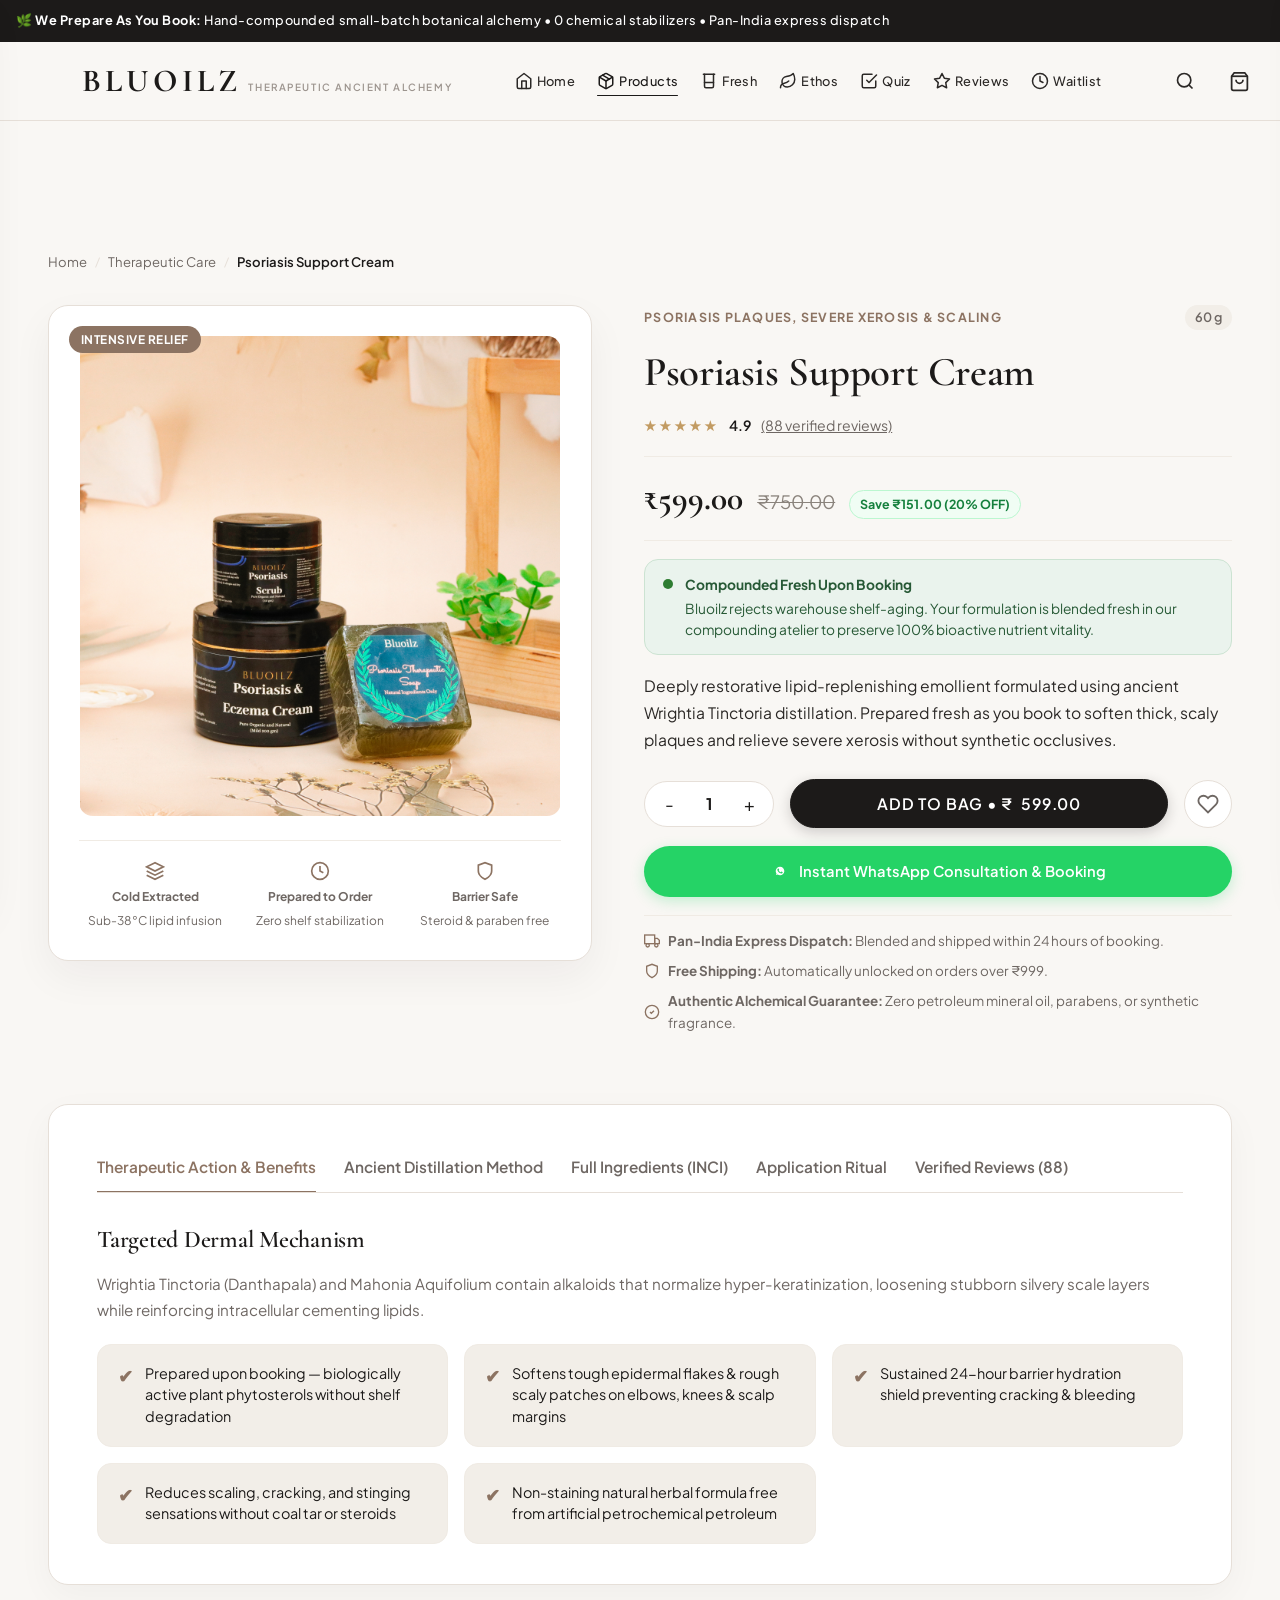
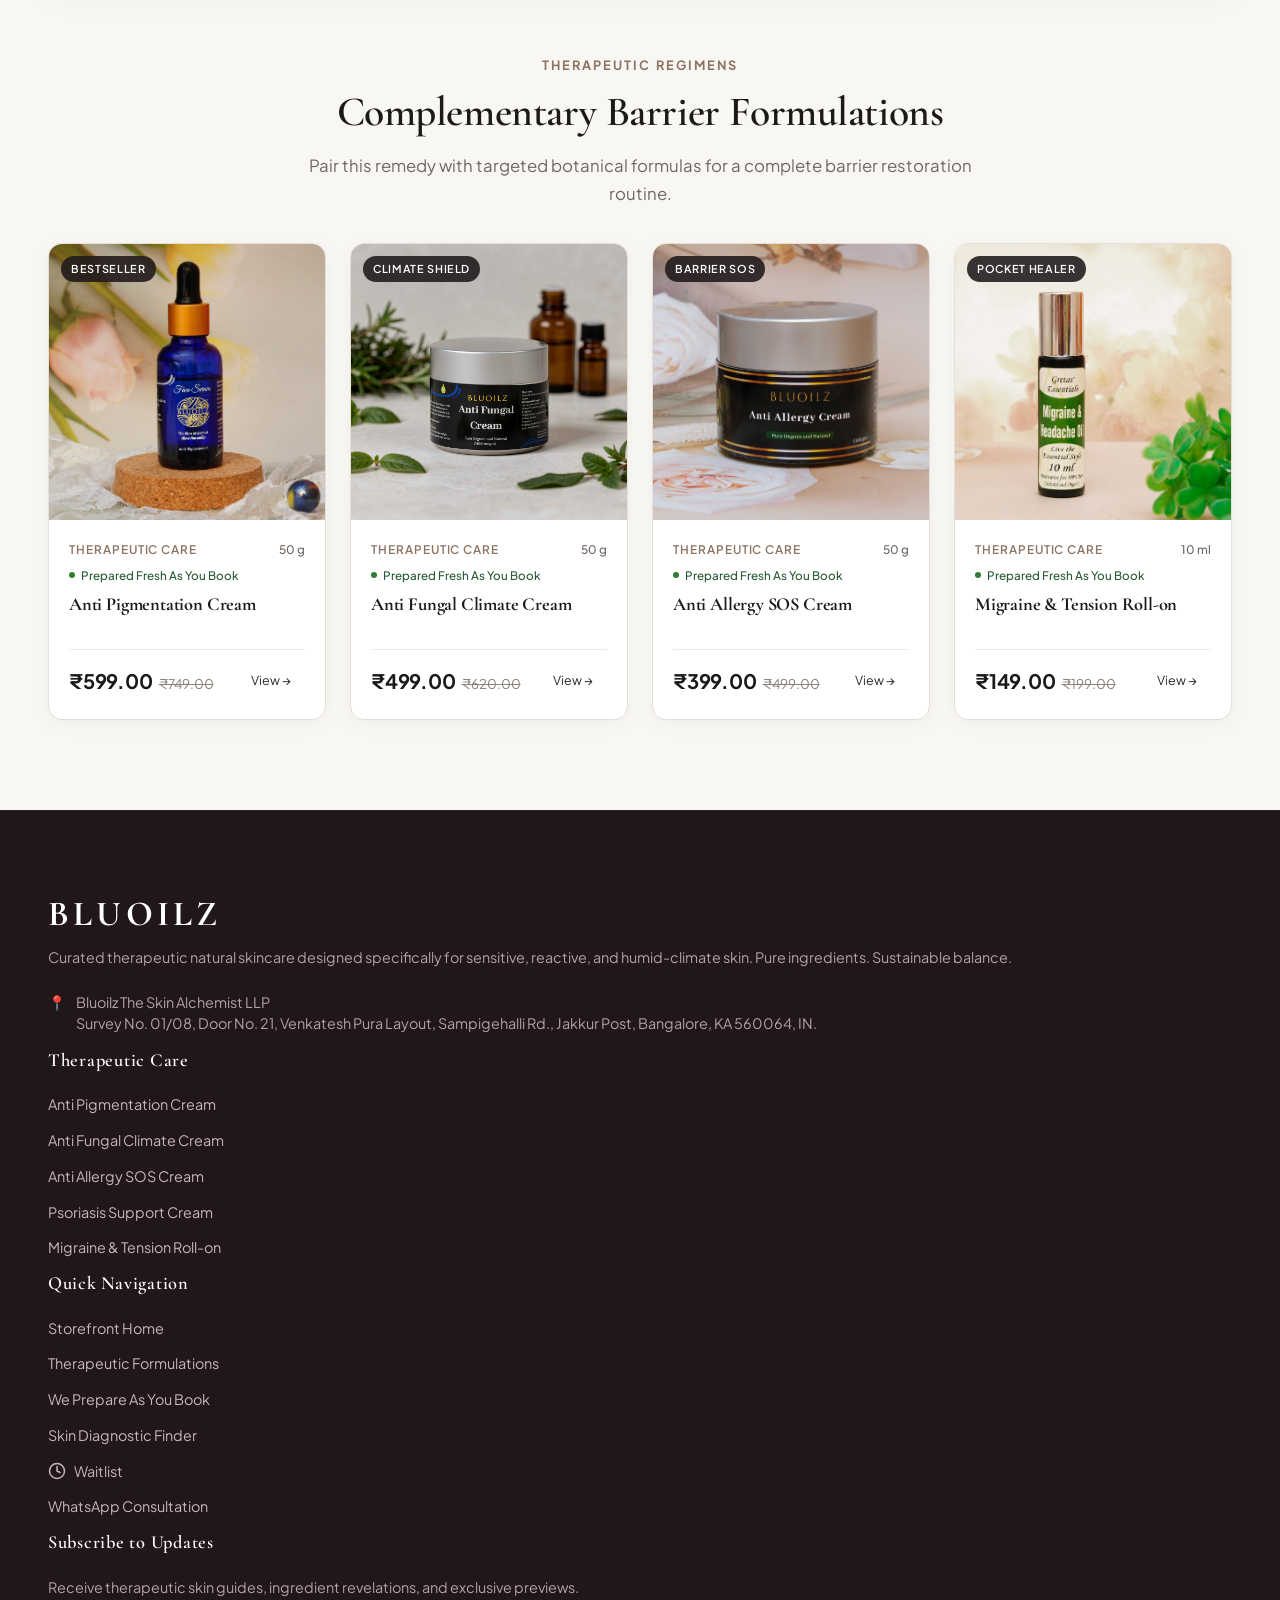
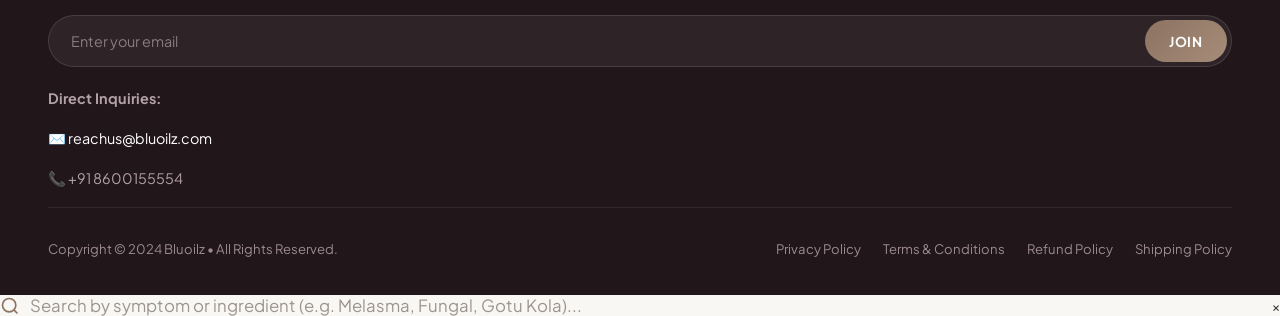
<file: psoriasis-support-cream.html>
<!DOCTYPE html>
<html lang="en">
<head>
  <meta charset="UTF-8">
  <meta name="viewport" content="width=device-width, initial-scale=1.0">
  <meta name="color-scheme" content="light">
  <title>Psoriasis Support Cream | Bluoilz Therapeutic Skincare</title>
  <meta name="description" content="Restorative Psoriasis Support Cream prepared fresh upon order. Softens dry scaly plaques, reduces flaking, and calms xerosis with authentic Wrightia Tinctoria.">
  <link rel="canonical" href="https://www.bluoilz.com/psoriasis-support-cream.html">

  <!-- Open Graph -->
  <meta property="og:title" content="Psoriasis Support Cream | Bluoilz Therapeutic Skincare">
  <meta property="og:description" content="Deeply restorative lipid-replenishing emollient formulated using ancient Wrightia Tinctoria distillation. Prepared fresh as you book to soften thick, scaly plaques and relieve severe xerosis without synthetic occlusives.">
  <meta property="og:type" content="product">
  <meta property="og:url" content="https://www.bluoilz.com/psoriasis-support-cream.html">
  <meta property="og:image" content="https://www.bluoilz.com/assets/psoriasis_cream.jpg">
  <meta property="product:price:amount" content="599">
  <meta property="product:price:currency" content="INR">

  <!-- Schema.org Product Structured Data -->
  <script type="application/ld+json">
  {
    "@context": "https://schema.org/",
    "@type": "Product",
    "name": "Psoriasis Support Cream",
    "image": "https://www.bluoilz.com/assets/psoriasis_cream.jpg",
    "description": "Deeply restorative lipid-replenishing emollient formulated using ancient Wrightia Tinctoria distillation. Prepared fresh as you book to soften thick, scaly plaques and relieve severe xerosis without synthetic occlusives.",
    "brand": {
      "@type": "Brand",
      "name": "Bluoilz"
    },
    "offers": {
      "@type": "Offer",
      "url": "https://www.bluoilz.com/psoriasis-support-cream.html",
      "priceCurrency": "INR",
      "price": "599",
      "availability": "https://schema.org/InStock",
      "itemCondition": "https://schema.org/NewCondition"
    },
    "aggregateRating": {
      "@type": "AggregateRating",
      "ratingValue": "4.9",
      "reviewCount": "88"
    }
  }
  </script>

  <!-- Google Fonts -->
  <link rel="preconnect" href="https://fonts.googleapis.com">
  <link rel="preconnect" href="https://fonts.gstatic.com" crossorigin>
  <link href="https://fonts.googleapis.com/css2?family=Cormorant+Garamond:ital,wght@0,500;0,600;0,700;1,400;1,600&family=Plus+Jakarta+Sans:wght@400;500;600;700&display=swap" rel="stylesheet">

  <link rel="stylesheet" href="styles.css">
</head>
<body>

  <!-- Top Announcement Bar -->
  <div class="announcement-bar" role="region" aria-label="Announcement">
    <div class="announcement-inner">
      <span>🌿 <strong>We Prepare As You Book:</strong> Hand-compounded small-batch botanical alchemy &bull; 0 chemical stabilizers &bull; Pan-India express dispatch</span>
    </div>
  </div>

  <!-- Main Site Header -->
  <header class="site-header" id="siteHeader">
    <div class="container header-inner">
      <button class="mobile-nav-toggle" id="mobileNavToggle" aria-label="Toggle navigation menu" aria-expanded="false">
        <span></span>
        <span></span>
        <span></span>
      </button>

      <a href="index.html" class="brand-logo" aria-label="Bluoilz Home">
        <span class="brand-name">Bluoilz</span>
        <span class="brand-tag">Therapeutic Ancient Alchemy</span>
      </a>

      <!-- Desktop Nav -->
      <nav class="desktop-nav" aria-label="Main Navigation">
        <ul class="nav-links">
          <li class="nav-item"><a href="index.html" class="nav-link" title="Home"><svg width="18" height="18" viewBox="0 0 24 24" fill="none" stroke="currentColor" stroke-width="2" stroke-linecap="round" stroke-linejoin="round"><path d="m3 9 9-7 9 7v11a2 2 0 0 1-2 2H5a2 2 0 0 1-2-2z"/><polyline points="9 22 9 12 15 12 15 22"/></svg> <span class="nav-text">Home</span></a></li>
          <li class="nav-item"><a href="index.html#products" class="nav-link active" title="Therapeutic Care"><svg width="18" height="18" viewBox="0 0 24 24" fill="none" stroke="currentColor" stroke-width="2" stroke-linecap="round" stroke-linejoin="round"><line x1="16.5" y1="9.4" x2="7.5" y2="4.21"></line><path d="M21 16V8a2 2 0 0 0-1-1.73l-7-4a2 2 0 0 0-2 0l-7 4A2 2 0 0 0 3 8v8a2 2 0 0 0 1 1.73l7 4a2 2 0 0 0 2 0l7-4A2 2 0 0 0 21 16z"></path><polyline points="3.27 6.96 12 12.01 20.73 6.96"></polyline><line x1="12" y1="22.08" x2="12" y2="12"></line></svg> <span class="nav-text">Products</span></a></li>
          <li class="nav-item"><a href="index.html#curation" class="nav-link" title="Freshly Prepared"><svg width="18" height="18" viewBox="0 0 24 24" fill="none" stroke="currentColor" stroke-width="2" stroke-linecap="round" stroke-linejoin="round"><path d="M4.5 3h15"/><path d="M6 3v16a2 2 0 0 0 2 2h8a2 2 0 0 0 2-2V3"/><path d="M6 14h12"/></svg> <span class="nav-text">Fresh</span></a></li>
          <li class="nav-item"><a href="index.html#ethos" class="nav-link" title="Ancient Method"><svg width="18" height="18" viewBox="0 0 24 24" fill="none" stroke="currentColor" stroke-width="2" stroke-linecap="round" stroke-linejoin="round"><path d="M11 20A7 7 0 0 1 9.8 6.1C15.5 5 17 4.48 19 2c1 2 2 4.18 2 8 0 5.5-4.78 10-10 10Z"/><path d="M2 21c0-3 1.85-5.36 5.08-6C9.5 14.52 12 13 13 12"/></svg> <span class="nav-text">Ethos</span></a></li>
          <li class="nav-item"><a href="index.html#quiz" class="nav-link" title="Skin Diagnostic"><svg width="18" height="18" viewBox="0 0 24 24" fill="none" stroke="currentColor" stroke-width="2" stroke-linecap="round" stroke-linejoin="round"><path d="M9 11l3 3L22 4"/><path d="M21 12v7a2 2 0 0 1-2 2H5a2 2 0 0 1-2-2V5a2 2 0 0 1 2-2h11"/></svg> <span class="nav-text">Quiz</span></a></li>
          <li class="nav-item"><a href="index.html#reviews" class="nav-link" title="Reviews"><svg width="18" height="18" viewBox="0 0 24 24" fill="none" stroke="currentColor" stroke-width="2" stroke-linecap="round" stroke-linejoin="round"><polygon points="12 2 15.09 8.26 22 9.27 17 14.14 18.18 21.02 12 17.77 5.82 21.02 7 14.14 2 9.27 8.91 8.26 12 2"/></svg> <span class="nav-text">Reviews</span></a></li>
          <li class="nav-item"><a href="waitlist.html" class="nav-link" title="Waitlist"><svg width="18" height="18" viewBox="0 0 24 24" fill="none" stroke="currentColor" stroke-width="2" stroke-linecap="round" stroke-linejoin="round"><circle cx="12" cy="12" r="10"/><polyline points="12 6 12 12 16 14"/></svg> <span class="nav-text">Waitlist</span></a></li>
        </ul>
      </nav>

      <!-- Header Actions -->
      <div class="header-actions">
        <a href="wishlist.html" class="header-action-btn mobile-only-action" title="Wishlist" aria-label="Wishlist">
          <svg width="20" height="20" viewBox="0 0 24 24" fill="none" stroke="currentColor" stroke-width="2">
            <path d="M20.84 4.61a5.5 5.5 0 0 0-7.78 0L12 5.67l-1.06-1.06a5.5 5.5 0 0 0-7.78 7.78l1.06 1.06L12 21.23l7.78-7.78 1.06-1.06a5.5 5.5 0 0 0 0-7.78z"/>
          </svg>
        </a>

        <button class="header-action-btn desktop-only-action" title="Search remedies (Press /)" onclick="openSearchModal()" aria-label="Search remedies">
          <svg width="20" height="20" viewBox="0 0 24 24" fill="none" stroke="currentColor" stroke-width="2">
            <circle cx="11" cy="11" r="8"/><line x1="21" y1="21" x2="16.65" y2="16.65"/>
          </svg>
        </button>

        <button class="header-action-btn open-cart-btn desktop-only-action" title="View Cart" aria-label="View Cart">
          <svg width="21" height="21" viewBox="0 0 24 24" fill="none" stroke="currentColor" stroke-width="2">
            <path d="M6 2L3 6v14a2 2 0 0 0 2 2h14a2 2 0 0 0 2-2V6l-3-4z"/><line x1="3" y1="6" x2="21" y2="6"/><path d="M16 10a4 4 0 0 1-8 0"/>
          </svg>
          <span class="cart-badge" style="display:none;">0</span>
        </button>
      </div>
    </div>

    <!-- Mobile Top Quick Navigation Bar (Home, Shop, Search, Cart) -->
    <nav class="mobile-top-nav" id="mobileTopNav" aria-label="Mobile Navigation">
      <div class="mobile-top-nav-inner">
        <a href="index.html" class="top-nav-item" aria-label="Home">
          <svg width="19" height="19" viewBox="0 0 24 24" fill="none" stroke="currentColor" stroke-width="2">
            <path d="M3 9l9-7 9 7v11a2 2 0 0 1-2 2H5a2 2 0 0 1-2-2z"></path>
            <polyline points="9 22 9 12 15 12 15 22"></polyline>
          </svg>
          <span>Home</span>
        </a>
        <a href="index.html#products" class="top-nav-item active" aria-label="Shop">
          <svg width="19" height="19" viewBox="0 0 24 24" fill="none" stroke="currentColor" stroke-width="2">
            <circle cx="9" cy="21" r="1"></circle>
            <circle cx="20" cy="21" r="1"></circle>
            <path d="M1 1h4l2.68 13.39a2 2 0 0 0 2 1.61h9.72a2 2 0 0 0 2-1.61L23 6H6"></path>
          </svg>
          <span>Shop</span>
        </a>
        <button type="button" class="top-nav-item" onclick="openSearchModal()" aria-label="Search">
          <svg width="19" height="19" viewBox="0 0 24 24" fill="none" stroke="currentColor" stroke-width="2">
            <circle cx="11" cy="11" r="8"></circle>
            <line x1="21" y1="21" x2="16.65" y2="16.65"></line>
          </svg>
          <span>Search</span>
        </button>
        <button type="button" class="top-nav-item open-cart-btn" aria-label="Cart">
          <div class="top-nav-icon-wrap">
            <svg width="19" height="19" viewBox="0 0 24 24" fill="none" stroke="currentColor" stroke-width="2">
              <path d="M6 2L3 6v14a2 2 0 0 0 2 2h14a2 2 0 0 0 2-2V6l-3-4z"></path>
              <line x1="3" y1="6" x2="21" y2="6"></line>
              <path d="M16 10a4 4 0 0 1-8 0"></path>
            </svg>
            <span class="cart-badge top-nav-badge" style="display:none;">0</span>
          </div>
          <span>Cart</span>
        </button>
      </div>
    </nav>
  </header>

  <!-- Mobile Nav Drawer -->
  <aside class="mobile-nav-menu" id="mobileNavMenu" aria-label="Mobile Navigation">
    <div class="mobile-nav-header">
      <div class="brand-logo">
        <span class="brand-name">Bluoilz</span>
        <span class="brand-tag">Therapeutic Ancient Alchemy</span>
      </div>
      <button class="close-nav-btn" id="closeMobileNav" aria-label="Close menu">
        <svg width="18" height="18" viewBox="0 0 24 24" fill="none" stroke="currentColor" stroke-width="2.2" stroke-linecap="round" stroke-linejoin="round">
          <line x1="18" y1="6" x2="6" y2="18"></line>
          <line x1="6" y1="6" x2="18" y2="18"></line>
        </svg>
      </button>
    </div>
    <ul class="mobile-nav-links">
      <li><a href="index.html"><span style="display:flex; align-items:center; gap:8px;"><svg width="18" height="18" viewBox="0 0 24 24" fill="none" stroke="currentColor" stroke-width="2" stroke-linecap="round" stroke-linejoin="round"><path d="m3 9 9-7 9 7v11a2 2 0 0 1-2 2H5a2 2 0 0 1-2-2z"/><polyline points="9 22 9 12 15 12 15 22"/></svg> <span>Home</span></span></a></li>
      <li><a href="index.html#products"><span style="display:flex; align-items:center; gap:8px;"><svg width="18" height="18" viewBox="0 0 24 24" fill="none" stroke="currentColor" stroke-width="2" stroke-linecap="round" stroke-linejoin="round"><line x1="16.5" y1="9.4" x2="7.5" y2="4.21"></line><path d="M21 16V8a2 2 0 0 0-1-1.73l-7-4a2 2 0 0 0-2 0l-7 4A2 2 0 0 0 3 8v8a2 2 0 0 0 1 1.73l7 4a2 2 0 0 0 2 0l7-4A2 2 0 0 0 21 16z"></path><polyline points="3.27 6.96 12 12.01 20.73 6.96"></polyline><line x1="12" y1="22.08" x2="12" y2="12"></line></svg> <span>Products</span></span></a></li>
      <li><a href="index.html#curation"><span style="display:flex; align-items:center; gap:8px;"><svg width="18" height="18" viewBox="0 0 24 24" fill="none" stroke="currentColor" stroke-width="2" stroke-linecap="round" stroke-linejoin="round"><path d="M4.5 3h15"/><path d="M6 3v16a2 2 0 0 0 2 2h8a2 2 0 0 0 2-2V3"/><path d="M6 14h12"/></svg> <span>Fresh</span></span></a></li>
      <li><a href="index.html#ethos"><span style="display:flex; align-items:center; gap:8px;"><svg width="18" height="18" viewBox="0 0 24 24" fill="none" stroke="currentColor" stroke-width="2" stroke-linecap="round" stroke-linejoin="round"><path d="M11 20A7 7 0 0 1 9.8 6.1C15.5 5 17 4.48 19 2c1 2 2 4.18 2 8 0 5.5-4.78 10-10 10Z"/><path d="M2 21c0-3 1.85-5.36 5.08-6C9.5 14.52 12 13 13 12"/></svg> <span>Ethos</span></span></a></li>
      <li><a href="index.html#quiz"><span style="display:flex; align-items:center; gap:8px;"><svg width="18" height="18" viewBox="0 0 24 24" fill="none" stroke="currentColor" stroke-width="2" stroke-linecap="round" stroke-linejoin="round"><path d="M9 11l3 3L22 4"/><path d="M21 12v7a2 2 0 0 1-2 2H5a2 2 0 0 1-2-2V5a2 2 0 0 1 2-2h11"/></svg> <span>Quiz</span></span></a></li>
      <li><a href="waitlist.html"><span style="display:flex; align-items:center; gap:8px;"><svg width="18" height="18" viewBox="0 0 24 24" fill="none" stroke="currentColor" stroke-width="2" stroke-linecap="round" stroke-linejoin="round"><circle cx="12" cy="12" r="10"/><polyline points="12 6 12 12 16 14"/></svg> <span>Waitlist</span></span></a></li>
      <li style="border-top: 1px solid var(--color-border); padding-top: 12px; margin-top: 12px;">
        <span style="font-size: 0.72rem; text-transform: uppercase; color: var(--color-text-muted); font-weight: 700; letter-spacing: 0.08em; display: block; margin-bottom: 8px;">Therapeutic Catalog</span>
      </li>
      <li><a href="anti-pigmentation-cream.html" style="">Anti Pigmentation Cream</a></li><li><a href="anti-fungal-cream.html" style="">Anti Fungal Climate Cream</a></li><li><a href="anti-allergy-cream.html" style="">Anti Allergy SOS Cream</a></li><li><a href="psoriasis-support-cream.html" style="color: var(--color-accent); font-weight: 700;">Psoriasis Support Cream</a></li><li><a href="migraine-relief-oil.html" style="">Migraine & Tension Roll-on</a></li>
    </ul>
  </aside>
  <div class="mobile-nav-backdrop" id="mobileNavBackdrop"></div>

  <!-- PDP Main Content -->
  <main class="pdp-page-wrapper">
    <div class="container">
      
      <!-- Breadcrumb Navigation -->
      <nav class="pdp-breadcrumb" aria-label="Breadcrumb">
        <a href="index.html">Home</a>
        <span class="divider">/</span>
        <a href="index.html#products">Therapeutic Care</a>
        <span class="divider">/</span>
        <span class="current">Psoriasis Support Cream</span>
      </nav>

      <!-- Main Product Hero Grid -->
      <div class="pdp-hero-grid">
        
        <!-- Left Column: Gallery & Trust Indicators -->
        <div class="pdp-gallery-frame">
          <span class="pdp-badge-tag">Intensive Relief</span>
          <img src="assets/psoriasis_cream.jpg" alt="Psoriasis Support Cream" class="pdp-main-img" onerror="this.onerror=null; this.src='assets/anti_pigmentation.jpg';">

          <div class="pdp-trust-pills">
            <div class="pdp-trust-pill">
              <svg width="20" height="20" viewBox="0 0 24 24" fill="none" stroke="currentColor" stroke-width="2">
                <path d="M12 2L2 7l10 5 10-5-10-5zM2 17l10 5 10-5M2 12l10 5 10-5"/>
              </svg>
              <strong>Cold Extracted</strong>
              <span>Sub-38°C lipid infusion</span>
            </div>
            <div class="pdp-trust-pill">
              <svg width="20" height="20" viewBox="0 0 24 24" fill="none" stroke="currentColor" stroke-width="2">
                <circle cx="12" cy="12" r="10"/><path d="M12 6v6l4 2"/>
              </svg>
              <strong>Prepared to Order</strong>
              <span>Zero shelf stabilization</span>
            </div>
            <div class="pdp-trust-pill">
              <svg width="20" height="20" viewBox="0 0 24 24" fill="none" stroke="currentColor" stroke-width="2">
                <path d="M12 22s8-4 8-10V5l-8-3-8 3v7c0 6 8 10 8 10z"/>
              </svg>
              <strong>Barrier Safe</strong>
              <span>Steroid & paraben free</span>
            </div>
          </div>
        </div>

        <!-- Right Column: Purchasing Info & Buy Box -->
        <div class="pdp-info-col">
          <div class="pdp-eyebrow-row">
            <span class="pdp-category-eyebrow">Psoriasis Plaques, Severe Xerosis & Scaling</span>
            <span class="pdp-weight-tag">60 g</span>
          </div>

          <h1 class="pdp-title">Psoriasis Support Cream</h1>

          <div class="pdp-ratings-bar">
            <div class="stars">★★★★★</div>
            <span style="font-weight: 600; color: var(--color-primary);">4.9</span>
            <a href="#dossierTabs" onclick="switchPdpTab('tab-reviews')" class="count-link">(88 verified reviews)</a>
          </div>

          <!-- Price Row -->
          <div class="pdp-price-box">
            <span class="pdp-current-price">₹599.00</span>
            <span class="pdp-orig-price">₹750.00</span>
            <span class="pdp-discount-pill">Save ₹151.00 (20% OFF)</span>
          </div>

          <!-- Freshness Status Notice -->
          <div class="pdp-freshness-notice">
            <div class="pulse-dot"></div>
            <div>
              <p><strong>Compounded Fresh Upon Booking</strong>
              Bluoilz rejects warehouse shelf-aging. Your formulation is blended fresh in our compounding atelier to preserve 100% bioactive nutrient vitality.</p>
            </div>
          </div>

          <p class="pdp-desc-text">Deeply restorative lipid-replenishing emollient formulated using ancient Wrightia Tinctoria distillation. Prepared fresh as you book to soften thick, scaly plaques and relieve severe xerosis without synthetic occlusives.</p>

          <!-- Add to Cart & Buy Box -->
          <div class="pdp-actions-row">
            <div class="pdp-qty-control">
              <button type="button" class="pdp-qty-btn" onclick="adjustPdpQty(-1)" aria-label="Decrease quantity">-</button>
              <input type="number" id="pdpQty" class="pdp-qty-input" value="1" min="1" max="10" readonly>
              <button type="button" class="pdp-qty-btn" onclick="adjustPdpQty(1)" aria-label="Increase quantity">+</button>
            </div>
            <button class="btn btn-primary pdp-btn-add" onclick="addPdpToCart('psoriasis-support-cream')">
              Add to Bag &bull; ₹<span id="pdpPriceDisplay">599.00</span>
            </button>
            <button class="pdp-wishlist-btn" data-product-id="psoriasis-support-cream" onclick="toggleWishlist('psoriasis-support-cream', this)" aria-label="Save to wishlist" title="Save to wishlist">
              <svg width="22" height="22" viewBox="0 0 24 24" fill="none" stroke="currentColor" stroke-width="2">
                <path d="M20.84 4.61a5.5 5.5 0 0 0-7.78 0L12 5.67l-1.06-1.06a5.5 5.5 0 0 0-7.78 7.78l1.06 1.06L12 21.23l7.78-7.78 1.06-1.06a5.5 5.5 0 0 0 0-7.78z"/>
              </svg>
            </button>
          </div>

          <a href="https://wa.me/918600155554?text=Hi%20Bluoilz,%20I%20would%20like%20to%20order%20the%20Psoriasis%20Support%20Cream" target="_blank" rel="noopener" class="pdp-whatsapp-btn">
            <svg width="18" height="18" viewBox="0 0 24 24" fill="currentColor">
              <path d="M12.031 6.172c-3.181 0-5.767 2.586-5.768 5.766-.001 1.298.38 2.27 1.019 3.287l-.582 2.128 2.182-.573c.978.58 1.911.928 3.145.929 3.178 0 5.767-2.587 5.768-5.766.001-3.187-2.575-5.77-5.764-5.771zm3.392 8.244c-.144.405-.837.774-1.17.824-.299.045-.677.063-1.092-.069-.252-.08-.575-.187-.988-.365-1.739-.751-2.874-2.502-2.961-2.617-.087-.116-.708-.94-.708-1.793s.448-1.273.607-1.446c.159-.173.346-.217.462-.217l.332.006c.106.005.249-.04.39.298.144.347.491 1.2.534 1.287.043.087.072.188.014.304-.058.116-.087.188-.173.289l-.26.304c-.087.086-.177.18-.076.354.101.174.449.741.964 1.201.662.591 1.221.774 1.394.86s.275.072.376-.043c.101-.116.433-.506.549-.68.116-.173.231-.145.39-.087s1.011.477 1.184.564.289.13.332.202c.045.072.045.419-.099.824z"/>
            </svg>
            Instant WhatsApp Consultation & Booking
          </a>

          <!-- Delivery & Quality Perks -->
          <div class="pdp-perks-list">
            <div class="pdp-perk-item">
              <svg width="16" height="16" viewBox="0 0 24 24" fill="none" stroke="currentColor" stroke-width="2">
                <rect x="1" y="3" width="15" height="13"/><polygon points="16 8 20 8 23 11 23 16 16 16 16 8"/><circle cx="5.5" cy="18.5" r="2.5"/><circle cx="18.5" cy="18.5" r="2.5"/>
              </svg>
              <span><strong>Pan-India Express Dispatch:</strong> Blended and shipped within 24 hours of booking.</span>
            </div>
            <div class="pdp-perk-item">
              <svg width="16" height="16" viewBox="0 0 24 24" fill="none" stroke="currentColor" stroke-width="2">
                <path d="M12 22s8-4 8-10V5l-8-3-8 3v7c0 6 8 10 8 10z"/>
              </svg>
              <span><strong>Free Shipping:</strong> Automatically unlocked on orders over ₹999.</span>
            </div>
            <div class="pdp-perk-item">
              <svg width="16" height="16" viewBox="0 0 24 24" fill="none" stroke="currentColor" stroke-width="2">
                <circle cx="12" cy="12" r="10"/><path d="M9 12l2 2 4-4"/>
              </svg>
              <span><strong>Authentic Alchemical Guarantee:</strong> Zero petroleum mineral oil, parabens, or synthetic fragrance.</span>
            </div>
          </div>

        </div>
      </div>

      <!-- In-Depth Therapeutic Dossier Tabs -->
      <section class="pdp-tabs-container" id="dossierTabs">
        <div class="pdp-tab-nav" role="tablist">
          <button type="button" class="pdp-tab-btn active" onclick="switchPdpTab('tab-benefits')" role="tab" id="btn-benefits">Therapeutic Action & Benefits</button>
          <button type="button" class="pdp-tab-btn" onclick="switchPdpTab('tab-distillation')" role="tab" id="btn-distillation">Ancient Distillation Method</button>
          <button type="button" class="pdp-tab-btn" onclick="switchPdpTab('tab-ingredients')" role="tab" id="btn-ingredients">Full Ingredients (INCI)</button>
          <button type="button" class="pdp-tab-btn" onclick="switchPdpTab('tab-ritual')" role="tab" id="btn-ritual">Application Ritual</button>
          <button type="button" class="pdp-tab-btn" onclick="switchPdpTab('tab-reviews')" role="tab" id="btn-reviews">Verified Reviews (88)</button>
        </div>

        <!-- Tab 1: Benefits -->
        <div class="pdp-tab-pane active" id="tab-benefits" role="tabpanel">
          <h3>Targeted Dermal Mechanism</h3>
          <p>Wrightia Tinctoria (Danthapala) and Mahonia Aquifolium contain alkaloids that normalize hyper-keratinization, loosening stubborn silvery scale layers while reinforcing intracellular cementing lipids.</p>

          <div class="pdp-benefits-grid">
            
              <div class="pdp-benefit-card">
                <span class="icon-bullet">✔</span>
                <span>Prepared upon booking — biologically active plant phytosterols without shelf degradation</span>
              </div>
            
              <div class="pdp-benefit-card">
                <span class="icon-bullet">✔</span>
                <span>Softens tough epidermal flakes & rough scaly patches on elbows, knees & scalp margins</span>
              </div>
            
              <div class="pdp-benefit-card">
                <span class="icon-bullet">✔</span>
                <span>Sustained 24-hour barrier hydration shield preventing cracking & bleeding</span>
              </div>
            
              <div class="pdp-benefit-card">
                <span class="icon-bullet">✔</span>
                <span>Reduces scaling, cracking, and stinging sensations without coal tar or steroids</span>
              </div>
            
              <div class="pdp-benefit-card">
                <span class="icon-bullet">✔</span>
                <span>Non-staining natural herbal formula free from artificial petrochemical petroleum</span>
              </div>
            
          </div>
        </div>

        <!-- Tab 2: Distillation -->
        <div class="pdp-tab-pane" id="tab-distillation" role="tabpanel">
          <h3>The Ancient Fresh Compounding Method</h3>
          <p>Hand-harvested Wrightia Tinctoria leaves are macerated under natural sunlight in virgin cold-pressed coconut oil, creating an active deep-green alchemical infusion with exceptional epidermal penetration.</p>
          <div class="pdp-freshness-notice" style="margin-top: 16px;">
            <div class="pulse-dot"></div>
            <div>
              <p><strong>Why We Refuse Warehouse Aging:</strong> Most skincare products sit on warehouse shelves for 12 to 24 months, surviving only through harsh parabens and chemical stabilizers. Bluoilz prepares your formula fresh upon booking, so active botanical enzymes reach your skin at 100% biological vitality.</p>
            </div>
          </div>
          <p style="margin-top: 20px;">
            <a href="index.html#curation" class="card-internal-link" style="margin-top: 0;">Learn more about our Freshness Principle &rarr;</a>
          </p>
        </div>

        <!-- Tab 3: Ingredients -->
        <div class="pdp-tab-pane" id="tab-ingredients" role="tabpanel">
          <h3>100% Transparent Ingredient Deck</h3>
          <p>Every ingredient is selected for its bioactive affinity with human skin lipids. Zero hidden synthetics or fillers.</p>
          <div class="pdp-ingredients-box">
            <p><strong>INCI Ingredients:</strong> Wrightia Tinctoria Leaf Extract (Danthapala), Mahonia Aquifolium Root Extract (Oregon Grape), Borage Seed Oil (Borago Officinalis), Unrefined Shea Butter, Virgin Cold-Pressed Coconut Oil (Cocos Nucifera), Natural Beeswax, Vitamin E.</p>
          </div>
          <div style="margin-top: 16px; font-size: 0.86rem; color: var(--color-text-muted);">
            <span>🌿 100% Free From: Parabens &bull; Sulfates &bull; Synthetic Perfumes &bull; Petroleum Mineral Oil &bull; Silicones &bull; Animal Testing</span>
          </div>
        </div>

        <!-- Tab 4: Ritual -->
        <div class="pdp-tab-pane" id="tab-ritual" role="tabpanel">
          <h3>Recommended Application Ritual</h3>
          <p>Massage thoroughly into dry scaly plaques twice daily after bathing while skin is still slightly damp. Reapply before sleep to cracked areas for intensive overnight restorative repair.</p>
          <div class="pdp-benefit-card" style="margin-top: 16px;">
            <span class="icon-bullet">💡</span>
            <span><strong>Apothecary Tip:</strong> Store in a cool, dry place away from direct sunlight. Because this formula contains zero chemical stabilizers, keeping it sealed tightly preserves maximum lipid potency.</span>
          </div>
        </div>

        <!-- Tab 5: Reviews -->
        <div class="pdp-tab-pane" id="tab-reviews" role="tabpanel">
          <div style="display: flex; justify-content: space-between; align-items: center; margin-bottom: 24px; flex-wrap: wrap; gap: 12px;">
            <div>
              <h3 style="margin: 0;">Patient & Community Experiences</h3>
              <span style="font-size: 0.88rem; color: var(--color-text-muted);">Average Rating: <strong>4.9 / 5.0</strong> based on 88 verified purchases</span>
            </div>
            <a href="index.html#reviews" class="btn btn-secondary" style="padding: 8px 18px; font-size: 0.82rem;">View All Community Reviews</a>
          </div>

          <div style="display: flex; flex-direction: column; gap: 16px;">
            
              <div style="background: var(--color-sand); padding: 20px 24px; border-radius: var(--radius-md); border: 1px solid var(--color-border-light);">
                <div style="display: flex; justify-content: space-between; align-items: center; margin-bottom: 6px;">
                  <strong style="color: var(--color-primary);">Rajesh K.</strong>
                  <span style="font-size: 0.76rem; color: #15803d; font-weight: 600;">✔ Verified Buyer • 3 weeks ago</span>
                </div>
                <div class="stars" style="color: var(--color-gold); font-size: 0.85rem; margin-bottom: 8px;">★★★★★</div>
                <p style="font-size: 0.92rem; color: var(--color-text-main); line-height: 1.6; margin: 0;">"The Wrightia Tinctoria formulation is phenomenal. My elbow plaques have softened by 80% after 3 weeks of consistent use."</p>
              </div>
            
              <div style="background: var(--color-sand); padding: 20px 24px; border-radius: var(--radius-md); border: 1px solid var(--color-border-light);">
                <div style="display: flex; justify-content: space-between; align-items: center; margin-bottom: 6px;">
                  <strong style="color: var(--color-primary);">Divya M.</strong>
                  <span style="font-size: 0.76rem; color: #15803d; font-weight: 600;">✔ Verified Buyer • 1 month ago</span>
                </div>
                <div class="stars" style="color: var(--color-gold); font-size: 0.85rem; margin-bottom: 8px;">★★★★★</div>
                <p style="font-size: 0.92rem; color: var(--color-text-main); line-height: 1.6; margin: 0;">"Non-greasy despite being deeply moisturising. Doesn't ruin my clothes and stops the constant flaking."</p>
              </div>
            
              <div style="background: var(--color-sand); padding: 20px 24px; border-radius: var(--radius-md); border: 1px solid var(--color-border-light);">
                <div style="display: flex; justify-content: space-between; align-items: center; margin-bottom: 6px;">
                  <strong style="color: var(--color-primary);">Suresh B.</strong>
                  <span style="font-size: 0.76rem; color: #15803d; font-weight: 600;">✔ Verified Buyer • 2 weeks ago</span>
                </div>
                <div class="stars" style="color: var(--color-gold); font-size: 0.85rem; margin-bottom: 8px;">★★★★★</div>
                <p style="font-size: 0.92rem; color: var(--color-text-main); line-height: 1.6; margin: 0;">"A true godsend for winter dry patches and severe plaque scaling. High quality botanical craft."</p>
              </div>
            
          </div>
        </div>

      </section>

      <!-- Frequently Paired / Complementary Formulations (Internal Cross-Linking) -->
      <section class="pdp-related-section">
        <div class="section-header">
          <span class="section-eyebrow">Therapeutic Regimens</span>
          <h2 class="section-title">Complementary Barrier Formulations</h2>
          <p class="section-desc">Pair this remedy with targeted botanical formulas for a complete barrier restoration routine.</p>
        </div>

        <div class="pdp-related-grid">
          
            <div class="product-card">
              <div class="product-media">
                <span class="product-badge">Bestseller</span>
                <a href="anti-pigmentation-cream.html">
                  <img src="assets/anti_pigmentation.jpg" alt="Anti Pigmentation Cream" loading="lazy" class="product-img" onerror="this.onerror=null; this.src='assets/anti_pigmentation.jpg';">
                </a>
              </div>
              <div class="product-content">
                <div class="product-meta-row">
                  <span class="product-category-text">Therapeutic Care</span>
                  <span class="product-weight-text">50 g</span>
                </div>
                <div class="product-fresh-status">
                  <span class="status-pulse-dot"></span>
                  <span>Prepared Fresh As You Book</span>
                </div>
                <h3 class="product-title">
                  <a href="anti-pigmentation-cream.html" style="color: var(--color-primary); text-decoration: none;">Anti Pigmentation Cream</a>
                </h3>
                <div class="product-price-row">
                  <div class="price-wrap">
                    <span class="price-current">₹599.00</span>
                    <span class="price-original">₹749.00</span>
                  </div>
                  <a href="anti-pigmentation-cream.html" class="btn-ghost-pill" style="font-size: 0.78rem; padding: 6px 14px; text-decoration: none;">View &rarr;</a>
                </div>
              </div>
            </div>
          
            <div class="product-card">
              <div class="product-media">
                <span class="product-badge">Climate Shield</span>
                <a href="anti-fungal-cream.html">
                  <img src="assets/anti_fungal.png" alt="Anti Fungal Climate Cream" loading="lazy" class="product-img" onerror="this.onerror=null; this.src='assets/anti_pigmentation.jpg';">
                </a>
              </div>
              <div class="product-content">
                <div class="product-meta-row">
                  <span class="product-category-text">Therapeutic Care</span>
                  <span class="product-weight-text">50 g</span>
                </div>
                <div class="product-fresh-status">
                  <span class="status-pulse-dot"></span>
                  <span>Prepared Fresh As You Book</span>
                </div>
                <h3 class="product-title">
                  <a href="anti-fungal-cream.html" style="color: var(--color-primary); text-decoration: none;">Anti Fungal Climate Cream</a>
                </h3>
                <div class="product-price-row">
                  <div class="price-wrap">
                    <span class="price-current">₹499.00</span>
                    <span class="price-original">₹620.00</span>
                  </div>
                  <a href="anti-fungal-cream.html" class="btn-ghost-pill" style="font-size: 0.78rem; padding: 6px 14px; text-decoration: none;">View &rarr;</a>
                </div>
              </div>
            </div>
          
            <div class="product-card">
              <div class="product-media">
                <span class="product-badge">Barrier SOS</span>
                <a href="anti-allergy-cream.html">
                  <img src="assets/anti_allergy.jpg" alt="Anti Allergy SOS Cream" loading="lazy" class="product-img" onerror="this.onerror=null; this.src='assets/anti_pigmentation.jpg';">
                </a>
              </div>
              <div class="product-content">
                <div class="product-meta-row">
                  <span class="product-category-text">Therapeutic Care</span>
                  <span class="product-weight-text">50 g</span>
                </div>
                <div class="product-fresh-status">
                  <span class="status-pulse-dot"></span>
                  <span>Prepared Fresh As You Book</span>
                </div>
                <h3 class="product-title">
                  <a href="anti-allergy-cream.html" style="color: var(--color-primary); text-decoration: none;">Anti Allergy SOS Cream</a>
                </h3>
                <div class="product-price-row">
                  <div class="price-wrap">
                    <span class="price-current">₹399.00</span>
                    <span class="price-original">₹499.00</span>
                  </div>
                  <a href="anti-allergy-cream.html" class="btn-ghost-pill" style="font-size: 0.78rem; padding: 6px 14px; text-decoration: none;">View &rarr;</a>
                </div>
              </div>
            </div>
          
            <div class="product-card">
              <div class="product-media">
                <span class="product-badge">Pocket Healer</span>
                <a href="migraine-relief-oil.html">
                  <img src="assets/migraine_oil.jpg" alt="Migraine & Tension Roll-on" loading="lazy" class="product-img" onerror="this.onerror=null; this.src='assets/anti_pigmentation.jpg';">
                </a>
              </div>
              <div class="product-content">
                <div class="product-meta-row">
                  <span class="product-category-text">Therapeutic Care</span>
                  <span class="product-weight-text">10 ml</span>
                </div>
                <div class="product-fresh-status">
                  <span class="status-pulse-dot"></span>
                  <span>Prepared Fresh As You Book</span>
                </div>
                <h3 class="product-title">
                  <a href="migraine-relief-oil.html" style="color: var(--color-primary); text-decoration: none;">Migraine & Tension Roll-on</a>
                </h3>
                <div class="product-price-row">
                  <div class="price-wrap">
                    <span class="price-current">₹149.00</span>
                    <span class="price-original">₹199.00</span>
                  </div>
                  <a href="migraine-relief-oil.html" class="btn-ghost-pill" style="font-size: 0.78rem; padding: 6px 14px; text-decoration: none;">View &rarr;</a>
                </div>
              </div>
            </div>
          
        </div>
      </section>

    </div>
  </main>

  <!-- Site Footer -->
  <footer class="site-footer" id="contact">
    <div class="container footer-container">
      <div class="footer-grid">
        <div class="footer-col footer-brand">
          <div class="brand-name">Bluoilz</div>
          <p>Curated therapeutic natural skincare designed specifically for sensitive, reactive, and humid-climate skin. Pure ingredients. Sustainable balance.</p>
          <div class="footer-contact-item">
            <span>📍</span>
            <span>Bluoilz The Skin Alchemist LLP<br>Survey No. 01/08, Door No. 21, Venkatesh Pura Layout, Sampigehalli Rd., Jakkur Post, Bangalore, KA 560064, IN.</span>
          </div>
        </div>

        <div class="footer-col">
          <h4>Therapeutic Care</h4>
          <ul class="footer-links">
            <li><a href="anti-pigmentation-cream.html">Anti Pigmentation Cream</a></li>
            <li><a href="anti-fungal-cream.html">Anti Fungal Climate Cream</a></li>
            <li><a href="anti-allergy-cream.html">Anti Allergy SOS Cream</a></li>
            <li><a href="psoriasis-support-cream.html">Psoriasis Support Cream</a></li>
            <li><a href="migraine-relief-oil.html">Migraine & Tension Roll-on</a></li>
          </ul>
        </div>

        <div class="footer-col">
          <h4>Quick Navigation</h4>
          <ul class="footer-links">
            <li><a href="index.html">Storefront Home</a></li>
            <li><a href="index.html#products">Therapeutic Formulations</a></li>
            <li><a href="index.html#curation">We Prepare As You Book</a></li>
            <li><a href="index.html#quiz">Skin Diagnostic Finder</a></li>
            <li><a href="waitlist.html"><span style="display:flex; align-items:center; gap:8px;"><svg width="18" height="18" viewBox="0 0 24 24" fill="none" stroke="currentColor" stroke-width="2" stroke-linecap="round" stroke-linejoin="round"><circle cx="12" cy="12" r="10"/><polyline points="12 6 12 12 16 14"/></svg> <span>Waitlist</span></span></a></li>
            <li><a href="https://wa.me/918600155554" target="_blank" rel="noopener">WhatsApp Consultation</a></li>
          </ul>
        </div>

        <div class="footer-col footer-newsletter">
          <h4>Subscribe to Updates</h4>
          <p>Receive therapeutic skin guides, ingredient revelations, and exclusive previews.</p>
          <form class="newsletter-form" id="newsletterForm">
            <input type="email" placeholder="Enter your email" required class="newsletter-input">
            <button type="submit" class="newsletter-btn">Join</button>
          </form>
          <div style="margin-top: 20px;">
            <p><strong>Direct Inquiries:</strong></p>
            <p>✉️ <a href="mailto:reachus@bluoilz.com" style="color:#ffffff;">reachus@bluoilz.com</a></p>
            <p>📞 +91 8600155554</p>
          </div>
        </div>
      </div>

      <div class="footer-bottom">
        <div>Copyright &copy; 2024 Bluoilz &bull; All Rights Reserved.</div>
        <div class="footer-legal">
          <a href="#">Privacy Policy</a>
          <a href="#">Terms & Conditions</a>
          <a href="#">Refund Policy</a>
          <a href="#">Shipping Policy</a>
        </div>
      </div>
    </div>
  </footer>

  <!-- Slide-out Cart Drawer -->
  <div class="cart-drawer" id="cartDrawer">
    <div class="cart-drawer-header">
      <h3>Your Bag</h3>
      <button class="btn-close-drawer" id="closeCartBtn" aria-label="Close cart">&times;</button>
    </div>

    <div class="shipping-bar-wrap">
      <div id="shippingNotice">Free shipping on orders above <strong>₹999.00</strong></div>
      <div class="progress-track">
        <div class="progress-fill" id="shippingProgress"></div>
      </div>
    </div>

    <div class="cart-drawer-items" id="cartDrawerItems">
      <!-- Items dynamically injected by app.js -->
    </div>

    <div class="cart-upsell-box" id="cartUpsellBox" style="display:none;"></div>

    <div class="cart-drawer-footer">
      <div class="cart-subtotal-row">
        <span>Subtotal</span>
        <span id="cartDrawerSubtotal">₹0.00</span>
      </div>
      <div class="cart-discount-row" id="cartDiscountRow" style="display:none; justify-content:space-between; color:var(--color-accent); font-size:0.9rem; margin-bottom:8px;">
        <span>Promo Discount</span>
        <span id="cartDrawerDiscount">-₹0.00</span>
      </div>
      <p class="shipping-calc-note">Taxes and express packaging calculated at checkout.</p>
      
      <div class="promo-code-box">
        <input type="text" id="promoInput" placeholder="Promo code (e.g. BLU10)" style="text-transform: uppercase;">
        <button type="button" id="applyPromoBtn" onclick="handleApplyPromo()">Apply</button>
      </div>

      <button class="btn btn-primary btn-checkout" id="checkoutBtn" onclick="openCheckoutModal()">
        Proceed to Secure Checkout
      </button>
      <button class="btn btn-secondary btn-continue-shopping" onclick="closeCart()" style="margin-top: 8px; width: 100%;">
        Continue Exploring
      </button>
    </div>
  </div>
  <div class="cart-backdrop" id="cartBackdrop"></div>

  <!-- Search Modal -->
  <div class="search-modal" id="searchModal" aria-hidden="true" role="dialog" aria-label="Search remedies">
    <div class="search-modal-content">
      <div class="search-input-wrap">
        <svg width="20" height="20" viewBox="0 0 24 24" fill="none" stroke="currentColor" stroke-width="2">
          <circle cx="11" cy="11" r="8"/><line x1="21" y1="21" x2="16.65" y2="16.65"/>
        </svg>
        <input type="text" id="searchInput" placeholder="Search by symptom or ingredient (e.g. Melasma, Fungal, Gotu Kola)..." autofocus>
        <button class="btn-close-search" id="closeSearchBtn" aria-label="Close search">&times;</button>
      </div>
      <div class="search-results-list" id="searchResultsList"></div>
    </div>
    <div class="search-backdrop" id="searchBackdrop"></div>
  </div>

  <!-- Checkout Modal -->
  <div class="checkout-modal" id="checkoutModal" role="dialog" aria-label="Checkout">
    <div class="checkout-modal-content" id="checkoutModalContent"></div>
    <div class="checkout-backdrop" onclick="closeCheckoutModal()"></div>
  </div>

  <!-- Toast Notification -->
  <div class="toast" id="toast" role="status" aria-live="polite"></div>

  <!-- Floating Back to Top Button -->
  <button class="back-to-top" id="backToTopBtn" aria-label="Back to top" title="Back to top">
    <svg width="20" height="20" viewBox="0 0 24 24" fill="none" stroke="currentColor" stroke-width="2.5" stroke-linecap="round" stroke-linejoin="round">
      <polyline points="18 15 12 9 6 15"></polyline>
    </svg>
  </button>

  <script src="app.js"></script>
  <script>
    const PDP_UNIT_PRICE = 599;
    let pdpQuantity = 1;

    function adjustPdpQty(delta) {
      pdpQuantity = Math.max(1, Math.min(10, pdpQuantity + delta));
      const input = document.getElementById('pdpQty');
      if (input) input.value = pdpQuantity;
      const display = document.getElementById('pdpPriceDisplay');
      if (display) display.textContent = (pdpQuantity * PDP_UNIT_PRICE).toFixed(2);
    }

    function addPdpToCart(productId) {
      if (typeof addToCart === 'function') {
        addToCart(productId, pdpQuantity);
      }
    }

    function switchPdpTab(tabId) {
      document.querySelectorAll('.pdp-tab-pane').forEach(p => p.classList.remove('active'));
      document.querySelectorAll('.pdp-tab-btn').forEach(b => b.classList.remove('active'));
      
      const targetPane = document.getElementById(tabId);
      if (targetPane) targetPane.classList.add('active');
      
      const btnMap = {
        'tab-benefits': 'btn-benefits',
        'tab-distillation': 'btn-distillation',
        'tab-ingredients': 'btn-ingredients',
        'tab-ritual': 'btn-ritual',
        'tab-reviews': 'btn-reviews'
      };
      const btn = document.getElementById(btnMap[tabId]);
      if (btn) btn.classList.add('active');
    }
  </script>
</body>
</html>
</file>
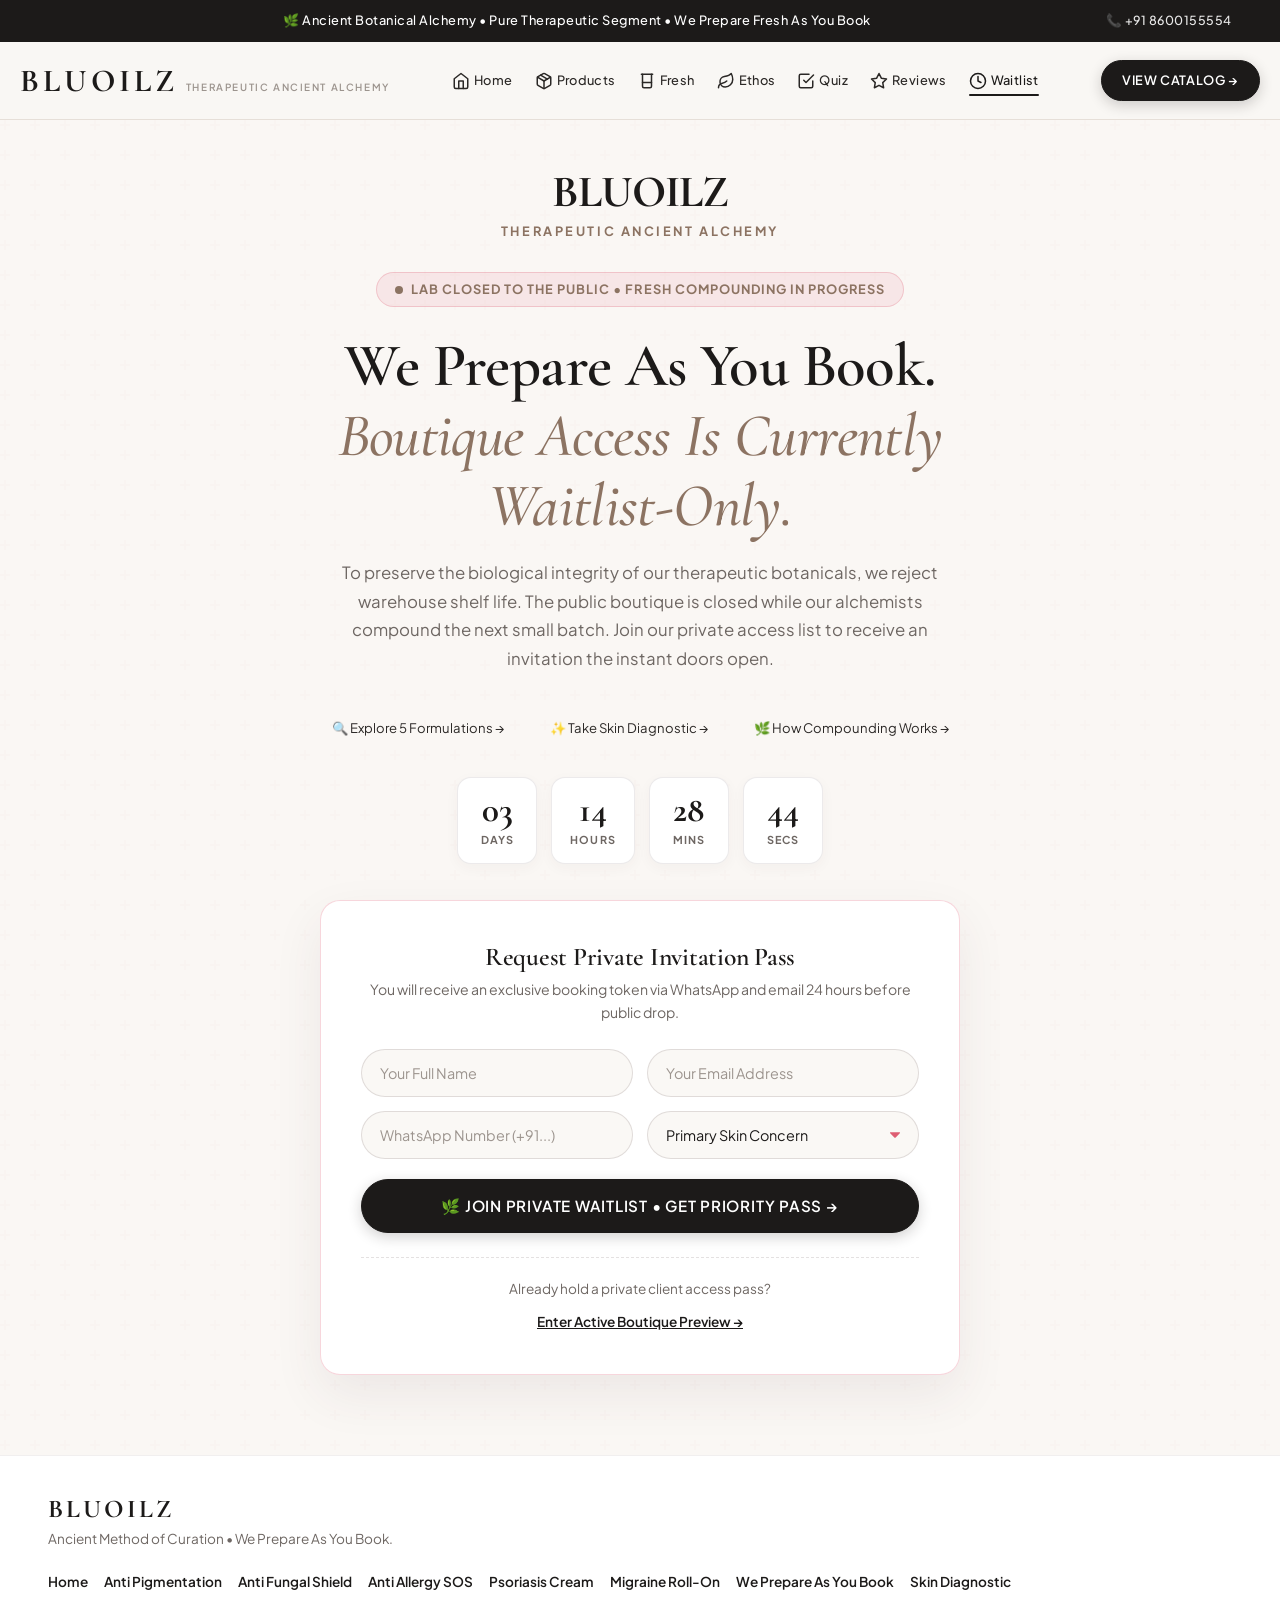
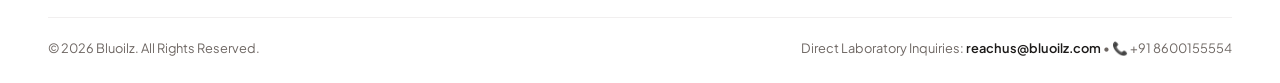
<file: waitlist.html>
<!DOCTYPE html>
<html lang="en">
<head>
  <meta charset="UTF-8">
  <meta name="viewport" content="width=device-width, initial-scale=1.0">
  <meta name="color-scheme" content="light">
  <title>Bluoilz | Opening Soon &bull; Private Waitlist Access</title>
  <meta name="description" content="Bluoilz therapeutic skincare boutique is currently compounding behind closed doors. Join the private waitlist to receive your invitation pass for the next fresh booking cycle.">
  <link rel="canonical" href="https://www.bluoilz.com/waitlist.html">

  <!-- Open Graph -->
  <meta property="og:title" content="Bluoilz | Opening Soon &bull; Private Waitlist Access">
  <meta property="og:description" content="Boutique access is currently waitlist-only. We prepare fresh as you book using ancient botanical distillation.">
  <meta property="og:type" content="website">
  <meta property="og:url" content="https://www.bluoilz.com/waitlist.html">
  <meta property="og:image" content="https://www.bluoilz.com/assets/anti_pigmentation.jpg">

  <!-- Google Fonts -->
  <link rel="preconnect" href="https://fonts.googleapis.com">
  <link rel="preconnect" href="https://fonts.gstatic.com" crossorigin>
  <link href="https://fonts.googleapis.com/css2?family=Cormorant+Garamond:ital,wght@0,500;0,600;0,700;1,400;1,600&family=Plus+Jakarta+Sans:wght@400;500;600;700&display=swap" rel="stylesheet">

  <link rel="stylesheet" href="styles.css">
  <style>
    :root, html, body {
      color-scheme: light;
    }
    body.waitlist-body {
      color-scheme: light;
      min-height: 100vh;
      display: flex;
      flex-direction: column;
      justify-content: space-between;
      background: #faf7f4 url("data:image/svg+xml,%3Csvg width='60' height='60' viewBox='0 0 60 60' xmlns='http://www.w3.org/2000/svg'%3E%3Cg fill='%23DE5E73' fill-opacity='0.02' fill-rule='evenodd'%3E%3Cpath d='M36 34v-4h-2v4h-4v2h4v4h2v-4h4v-2h-4zm0-30V0h-2v4h-4v2h4v4h2V6h4V4h-4zM6 34v-4H4v4H0v2h4v4h2v-4h4v-2H6zM6 4V0H4v4H0v2h4v4h2V6h4V4H6z'/%3E%3C/g%3E%3C/svg%3E");
      position: relative;
    }

    .waitlist-container {
      max-width: 820px;
      margin: 0 auto;
      padding: 50px 20px 40px;
      text-align: center;
      position: relative;
      z-index: 2;
    }

    .waitlist-brand {
      margin-bottom: 30px;
    }

    .waitlist-brand .brand-name {
      font-family: var(--font-serif);
      font-size: 2.8rem;
      font-weight: 700;
      color: var(--color-primary);
      letter-spacing: -0.02em;
      line-height: 1;
    }

    .waitlist-brand .brand-sub {
      display: block;
      font-size: 0.8rem;
      text-transform: uppercase;
      letter-spacing: 0.2em;
      color: var(--color-accent);
      font-weight: 700;
      margin-top: 6px;
    }

    .waitlist-status-pill {
      display: inline-flex;
      align-items: center;
      gap: 8px;
      background: rgba(222, 94, 115, 0.1);
      border: 1px solid rgba(222, 94, 115, 0.25);
      color: var(--color-accent);
      padding: 6px 18px;
      border-radius: var(--radius-pill);
      font-size: 0.8rem;
      font-weight: 700;
      letter-spacing: 0.08em;
      text-transform: uppercase;
      margin-bottom: 24px;
    }

    .waitlist-status-pill .pulse-indicator {
      width: 8px;
      height: 8px;
      background: var(--color-accent);
      border-radius: 50%;
      animation: pulseDot 1.8s infinite;
    }

    .waitlist-main-title {
      font-family: var(--font-serif);
      font-size: clamp(2.4rem, 6vw, 3.8rem);
      line-height: 1.15;
      color: var(--color-primary);
      margin-bottom: 18px;
      font-weight: 600;
    }

    .waitlist-main-title em {
      font-style: italic;
      color: var(--color-accent);
      font-weight: 500;
    }

    .waitlist-sub-desc {
      font-size: 1.05rem;
      color: var(--color-text-muted);
      line-height: 1.7;
      max-width: 640px;
      margin: 0 auto 36px;
    }

    /* Live Countdown Grid */
    .countdown-grid {
      display: flex;
      justify-content: center;
      gap: 14px;
      margin-bottom: 36px;
    }

    .countdown-box {
      background: #ffffff;
      border: 1px solid rgba(74, 53, 58, 0.1);
      border-radius: var(--radius-md);
      padding: 14px 18px;
      min-width: 80px;
      box-shadow: 0 4px 14px rgba(74, 53, 58, 0.04);
    }

    .countdown-num {
      font-family: var(--font-serif);
      font-size: 2.2rem;
      font-weight: 700;
      color: var(--color-primary);
      line-height: 1;
    }

    .countdown-lbl {
      font-size: 0.68rem;
      text-transform: uppercase;
      letter-spacing: 0.1em;
      color: var(--color-text-muted);
      font-weight: 700;
      margin-top: 4px;
    }

    /* Gated Waitlist Card */
    .gated-form-card {
      background: rgba(255, 255, 255, 0.95);
      backdrop-filter: blur(12px);
      -webkit-backdrop-filter: blur(12px);
      border: 1px solid rgba(222, 94, 115, 0.25);
      border-radius: var(--radius-lg);
      padding: 40px;
      box-shadow: 0 20px 50px rgba(74, 53, 58, 0.08);
      max-width: 640px;
      margin: 0 auto;
      text-align: left;
    }

    .gated-form-header {
      text-align: center;
      margin-bottom: 24px;
    }

    .gated-form-header h3 {
      font-family: var(--font-serif);
      font-size: 1.6rem;
      color: var(--color-primary);
      margin: 0 0 6px;
    }

    .gated-form-header p {
      font-size: 0.88rem;
      color: var(--color-text-muted);
      margin: 0;
    }

    .waitlist-form-row {
      display: grid;
      grid-template-columns: 1fr 1fr;
      gap: 14px;
      margin-bottom: 14px;
    }

    .gated-input {
      color-scheme: light;
      width: 100%;
      padding: 14px 18px;
      border: 1.5px solid rgba(74, 53, 58, 0.15);
      border-radius: var(--radius-pill);
      font-size: 0.9rem;
      font-family: var(--font-sans);
      color: var(--color-primary);
      outline: none;
      background: #faf8f5;
      transition: var(--transition);
    }

    .gated-input:focus {
      border-color: var(--color-accent);
      background: #ffffff;
      box-shadow: 0 0 0 3px rgba(222, 94, 115, 0.12);
    }

    .gated-select {
      appearance: none;
      -webkit-appearance: none;
      background-image: url("data:image/svg+xml;charset=US-ASCII,%3Csvg%20xmlns%3D%22http%3A%2F%2Fwww.w3.org%2F2000%2Fsvg%22%20width%3D%22292.4%22%20height%3D%22292.4%22%3E%3Cpath%20fill%3D%22%23DE5E73%22%20d%3D%22M287%2069.4a17.6%2017.6%200%200%200-13-5.4H18.4c-5%200-9.3%201.8-12.9%205.4A17.6%2017.6%200%200%200%200%2082.2c0%205%201.8%209.3%205.4%2012.9l128%20127.9c3.6%203.6%207.8%205.4%2012.8%205.4s9.2-1.8%2012.8-5.4L287%2095c3.5-3.5%205.4-7.8%205.4-12.8%200-5-1.9-9.2-5.5-12.8z%22%2F%3E%3C%2Fsvg%3E");
      background-repeat: no-repeat;
      background-position: right 18px top 50%;
      background-size: 10px auto;
      padding-right: 40px;
    }

    .gated-select option {
      background-color: #ffffff;
      color: var(--color-primary);
    }

    .gated-submit-btn {
      width: 100%;
      padding: 16px;
      font-size: 0.95rem;
      justify-content: center;
      margin-top: 6px;
    }

    .passcode-bypass-section {
      text-align: center;
      margin-top: 24px;
      padding-top: 20px;
      border-top: 1px dashed rgba(74, 53, 58, 0.15);
    }

    .passcode-bypass-section a {
      color: var(--color-primary);
      font-size: 0.85rem;
      font-weight: 600;
      text-decoration: underline;
      transition: var(--transition);
    }

    .passcode-bypass-section a:hover {
      color: var(--color-accent);
    }

    .confirmation-box {
      display: none;
      background: #e8f5e9;
      color: #2e7d32;
      border: 1px solid #a5d6a7;
      padding: 18px;
      border-radius: var(--radius-md);
      margin-top: 20px;
      text-align: center;
      font-size: 0.92rem;
      line-height: 1.6;
    }

    .confirmation-box strong {
      display: block;
      font-size: 1.05rem;
      margin-bottom: 4px;
    }

    .waitlist-footer {
      text-align: center;
      padding: 24px 20px;
      font-size: 0.82rem;
      color: var(--color-text-muted);
      border-top: 1px solid rgba(74, 53, 58, 0.08);
      background: #ffffff;
    }

    @media (max-width: 600px) {
      .waitlist-form-row {
        grid-template-columns: 1fr;
      }
      .gated-form-card {
        padding: 28px 18px;
      }
      .countdown-grid {
        gap: 8px;
      }
      .countdown-box {
        min-width: 68px;
        padding: 10px 12px;
      }
      .countdown-num {
        font-size: 1.8rem;
      }
    }
  </style>
</head>
<body class="waitlist-body">

  <!-- Top Announcement Bar -->
  <div class="announcement-bar">
    <div class="container announcement-inner">
      <div class="announcement-msg">
        <span>🌿 Ancient Botanical Alchemy • Pure Therapeutic Segment • <a href="index.html#curation" class="announcement-inline-link">We Prepare Fresh As You Book</a></span>
      </div>
      <div class="announcement-contact">
        <span>📞 +91 8600155554</span>
      </div>
    </div>
  </div>

  <!-- Header Navigation -->
  <header class="site-header">
    <div class="container header-inner">
      <a href="index.html" class="brand-logo" aria-label="Bluoilz Home">
        <span class="brand-name">Bluoilz</span>
        <span class="brand-tag">Therapeutic Ancient Alchemy</span>
      </a>

      <nav class="desktop-nav" aria-label="Main Navigation">
        <ul class="nav-links">
          <li class="nav-item"><a href="index.html" class="nav-link" title="Home"><svg width="18" height="18" viewBox="0 0 24 24" fill="none" stroke="currentColor" stroke-width="2" stroke-linecap="round" stroke-linejoin="round"><path d="m3 9 9-7 9 7v11a2 2 0 0 1-2 2H5a2 2 0 0 1-2-2z"/><polyline points="9 22 9 12 15 12 15 22"/></svg> <span class="nav-text">Home</span></a></li>
          <li class="nav-item"><a href="index.html#products" class="nav-link" title="Therapeutic Care"><svg width="18" height="18" viewBox="0 0 24 24" fill="none" stroke="currentColor" stroke-width="2" stroke-linecap="round" stroke-linejoin="round"><line x1="16.5" y1="9.4" x2="7.5" y2="4.21"></line><path d="M21 16V8a2 2 0 0 0-1-1.73l-7-4a2 2 0 0 0-2 0l-7 4A2 2 0 0 0 3 8v8a2 2 0 0 0 1 1.73l7 4a2 2 0 0 0 2 0l7-4A2 2 0 0 0 21 16z"></path><polyline points="3.27 6.96 12 12.01 20.73 6.96"></polyline><line x1="12" y1="22.08" x2="12" y2="12"></line></svg> <span class="nav-text">Products</span></a></li>
          <li class="nav-item"><a href="index.html#curation" class="nav-link" title="Freshly Prepared"><svg width="18" height="18" viewBox="0 0 24 24" fill="none" stroke="currentColor" stroke-width="2" stroke-linecap="round" stroke-linejoin="round"><path d="M4.5 3h15"/><path d="M6 3v16a2 2 0 0 0 2 2h8a2 2 0 0 0 2-2V3"/><path d="M6 14h12"/></svg> <span class="nav-text">Fresh</span></a></li>
          <li class="nav-item"><a href="index.html#ethos" class="nav-link" title="Ancient Method"><svg width="18" height="18" viewBox="0 0 24 24" fill="none" stroke="currentColor" stroke-width="2" stroke-linecap="round" stroke-linejoin="round"><path d="M11 20A7 7 0 0 1 9.8 6.1C15.5 5 17 4.48 19 2c1 2 2 4.18 2 8 0 5.5-4.78 10-10 10Z"/><path d="M2 21c0-3 1.85-5.36 5.08-6C9.5 14.52 12 13 13 12"/></svg> <span class="nav-text">Ethos</span></a></li>
          <li class="nav-item"><a href="index.html#quiz" class="nav-link" title="Skin Diagnostic"><svg width="18" height="18" viewBox="0 0 24 24" fill="none" stroke="currentColor" stroke-width="2" stroke-linecap="round" stroke-linejoin="round"><path d="M9 11l3 3L22 4"/><path d="M21 12v7a2 2 0 0 1-2 2H5a2 2 0 0 1-2-2V5a2 2 0 0 1 2-2h11"/></svg> <span class="nav-text">Quiz</span></a></li>
          <li class="nav-item"><a href="index.html#reviews" class="nav-link" title="Reviews"><svg width="18" height="18" viewBox="0 0 24 24" fill="none" stroke="currentColor" stroke-width="2" stroke-linecap="round" stroke-linejoin="round"><polygon points="12 2 15.09 8.26 22 9.27 17 14.14 18.18 21.02 12 17.77 5.82 21.02 7 14.14 2 9.27 8.91 8.26 12 2"/></svg> <span class="nav-text">Reviews</span></a></li>
          <li class="nav-item"><a href="waitlist.html" class="nav-link active nav-link-pill" title="Batch Waitlist"><svg width="18" height="18" viewBox="0 0 24 24" fill="none" stroke="currentColor" stroke-width="2" stroke-linecap="round" stroke-linejoin="round"><circle cx="12" cy="12" r="10"/><polyline points="12 6 12 12 16 14"/></svg> <span class="nav-text">Waitlist</span></a></li>
        </ul>
      </nav>

      <div class="header-actions">
        <a href="index.html#products" class="btn btn-primary" style="padding: 9px 20px; font-size: 0.8rem;">
          View Catalog &rarr;
        </a>
      </div>
    </div>
  </header>

  <main class="waitlist-container">
    <!-- Brand -->
    <div class="waitlist-brand">
      <span class="brand-name">BLUOILZ</span>
      <span class="brand-sub">Therapeutic Ancient Alchemy</span>
    </div>

    <!-- Status Pill -->
    <div class="waitlist-status-pill">
      <span class="pulse-indicator"></span>
      Lab Closed To The Public &bull; Fresh Compounding In Progress
    </div>

    <!-- Main Headline -->
    <h1 class="waitlist-main-title">
      We Prepare As You Book.<br>
      <em>Boutique Access Is Currently Waitlist-Only.</em>
    </h1>

    <p class="waitlist-sub-desc">
      To preserve the biological integrity of our therapeutic botanicals, we reject warehouse shelf life. The public boutique is closed while our alchemists compound the next small batch. Join our private access list to receive an invitation the instant doors open.
    </p>

    <!-- Quick Navigation Exploration Pill Links -->
    <div style="display: flex; flex-wrap: wrap; justify-content: center; gap: 10px; margin-bottom: 30px;">
      <a href="index.html#products" class="btn-ghost-pill" style="padding: 8px 18px; font-size: 0.82rem;">🔍 Explore 5 Formulations &rarr;</a>
      <a href="index.html#quiz" class="btn-ghost-pill" style="padding: 8px 18px; font-size: 0.82rem;">✨ Take Skin Diagnostic &rarr;</a>
      <a href="index.html#curation" class="btn-ghost-pill" style="padding: 8px 18px; font-size: 0.82rem;">🌿 How Compounding Works &rarr;</a>
    </div>

    <!-- Live Countdown To Next Booking Batch -->
    <div class="countdown-grid">
      <div class="countdown-box">
        <div class="countdown-num" id="cdDays">03</div>
        <div class="countdown-lbl">Days</div>
      </div>
      <div class="countdown-box">
        <div class="countdown-num" id="cdHours">14</div>
        <div class="countdown-lbl">Hours</div>
      </div>
      <div class="countdown-box">
        <div class="countdown-num" id="cdMins">28</div>
        <div class="countdown-lbl">Mins</div>
      </div>
      <div class="countdown-box">
        <div class="countdown-num" id="cdSecs">45</div>
        <div class="countdown-lbl">Secs</div>
      </div>
    </div>

    <!-- Waitlist Invitation Form -->
    <div class="gated-form-card">
      <div class="gated-form-header">
        <h3>Request Private Invitation Pass</h3>
        <p>You will receive an exclusive booking token via WhatsApp and email 24 hours before public drop.</p>
      </div>

      <form id="waitlistGatedForm" onsubmit="submitWaitlistEntry(event)">
        <div class="waitlist-form-row">
          <input type="text" id="gatedName" class="gated-input" placeholder="Your Full Name" required minlength="2" maxlength="100">
          <input type="email" id="gatedEmail" class="gated-input" placeholder="Your Email Address" required maxlength="150">
        </div>
        <div class="waitlist-form-row">
          <input type="tel" id="gatedPhone" class="gated-input" placeholder="WhatsApp Number (+91...)" required pattern="[0-9+\s\-]{10,15}" maxlength="16">
          <select id="gatedConcern" class="gated-input gated-select" required>
            <option value="" disabled selected>Primary Skin Concern</option>
            <option value="pigmentation">Hyperpigmentation & Melasma</option>
            <option value="fungal">Tropical Sweat Rash & Fungal</option>
            <option value="allergy">Severe Barrier Redness / Allergy SOS</option>
            <option value="psoriasis">Psoriasis & Flaking Dry Plaques</option>
            <option value="migraine">Migraine & Sinus Tension</option>
          </select>
        </div>

        <button type="submit" class="btn btn-primary gated-submit-btn">
          🌿 Join Private Waitlist &bull; Get Priority Pass &rarr;
        </button>

        <div id="waitlistError" style="display: none; background: #fee2e2; color: #991b1b; padding: 12px; border-radius: 8px; margin-top: 14px; font-size: 0.9rem;"></div>

        <div id="waitlistConfirmation" class="confirmation-box">
          <strong>✨ Priority Pass Reserved!</strong>
          You have been placed on the Private Booking List. Your invitation pass will be dispatched directly to your WhatsApp and email when batch distillation commences.
        </div>
      </form>

      <div class="passcode-bypass-section">
        <p style="font-size: 0.85rem; color: var(--color-text-muted); margin-bottom: 8px;">Already hold a private client access pass?</p>
        <a href="index.html#products">Enter Active Boutique Preview &rarr;</a>
      </div>
    </div>
  </main>

  <footer class="site-footer" style="padding: 40px 0 24px; margin-top: 40px; background: #ffffff; border-top: 1px solid rgba(74, 53, 58, 0.08);">
    <div class="container">
      <div style="display: flex; flex-wrap: wrap; justify-content: space-between; align-items: center; gap: 20px; padding-bottom: 24px; border-bottom: 1px solid rgba(74, 53, 58, 0.08);">
        <div>
          <a href="index.html" class="brand-name" style="text-decoration: none; color: var(--color-primary); font-size: 1.6rem;">Bluoilz</a>
          <p style="font-size: 0.85rem; color: var(--color-text-muted); margin-top: 4px;">Ancient Method of Curation &bull; We Prepare As You Book.</p>
        </div>
        <div style="display: flex; flex-wrap: wrap; gap: 16px; font-size: 0.85rem;">
          <a href="index.html" style="color: var(--color-primary); font-weight: 600;">Home</a>
          <a href="anti-pigmentation-cream.html" style="color: var(--color-primary); font-weight: 600;">Anti Pigmentation</a>
          <a href="anti-fungal-cream.html" style="color: var(--color-primary); font-weight: 600;">Anti Fungal Shield</a>
          <a href="anti-allergy-cream.html" style="color: var(--color-primary); font-weight: 600;">Anti Allergy SOS</a>
          <a href="psoriasis-support-cream.html" style="color: var(--color-primary); font-weight: 600;">Psoriasis Cream</a>
          <a href="migraine-relief-oil.html" style="color: var(--color-primary); font-weight: 600;">Migraine Roll-On</a>
          <a href="index.html#curation" style="color: var(--color-primary); font-weight: 600;">We Prepare As You Book</a>
          <a href="index.html#quiz" style="color: var(--color-primary); font-weight: 600;">Skin Diagnostic</a>
        </div>
      </div>
      <div style="display: flex; flex-wrap: wrap; justify-content: space-between; align-items: center; gap: 10px; padding-top: 20px; font-size: 0.8rem; color: var(--color-text-muted);">
        <p>&copy; 2026 Bluoilz. All Rights Reserved.</p>
        <p>Direct Laboratory Inquiries: <a href="mailto:reachus@bluoilz.com" style="color:var(--color-primary); font-weight:600;">reachus@bluoilz.com</a> &bull; 📞 +91 8600155554</p>
      </div>
    </div>
  </footer>

  <script>
    // Live Countdown Timer
    let secondsLeft = (3 * 86400) + (14 * 3600) + (28 * 60) + 45;
    setInterval(() => {
      if (secondsLeft > 0) {
        secondsLeft--;
        const d = Math.floor(secondsLeft / 86400);
        const h = Math.floor((secondsLeft % 86400) / 3600);
        const m = Math.floor((secondsLeft % 3600) / 60);
        const s = secondsLeft % 60;
        document.getElementById('cdDays').textContent = String(d).padStart(2, '0');
        document.getElementById('cdHours').textContent = String(h).padStart(2, '0');
        document.getElementById('cdMins').textContent = String(m).padStart(2, '0');
        document.getElementById('cdSecs').textContent = String(s).padStart(2, '0');
      }
    }, 1000);

    function submitWaitlistEntry(e) {
      e.preventDefault();
      const name = document.getElementById('gatedName').value.trim();
      const email = document.getElementById('gatedEmail').value.trim();
      const phone = document.getElementById('gatedPhone').value.trim();
      const concern = document.getElementById('gatedConcern').value;
      const errBox = document.getElementById('waitlistError');
      const box = document.getElementById('waitlistConfirmation');

      if (errBox) errBox.style.display = 'none';

      if (name.length < 2) {
        if (errBox) {
          errBox.textContent = 'Please enter your full name (at least 2 characters).';
          errBox.style.display = 'block';
        }
        return;
      }

      const emailRegex = /^[^\s@]+@[^\s@]+\.[^\s@]+$/;
      if (!emailRegex.test(email)) {
        if (errBox) {
          errBox.textContent = 'Please provide a valid email address.';
          errBox.style.display = 'block';
        }
        return;
      }

      const digits = phone.replace(/\D/g, '');
      if (digits.length < 10 || digits.length > 15) {
        if (errBox) {
          errBox.textContent = 'Please provide a valid 10-15 digit phone number.';
          errBox.style.display = 'block';
        }
        return;
      }

      if (!concern) {
        if (errBox) {
          errBox.textContent = 'Please select your primary skin concern.';
          errBox.style.display = 'block';
        }
        return;
      }

      localStorage.setItem('bluoilz_waitlist_access', JSON.stringify({ name, email, phone, concern, timestamp: Date.now() }));

      if (box) {
        box.style.display = 'block';
        box.scrollIntoView({ behavior: 'smooth', block: 'center' });
      }

      document.getElementById('waitlistGatedForm').reset();
    }
  </script>
</body>
</html>
</file>
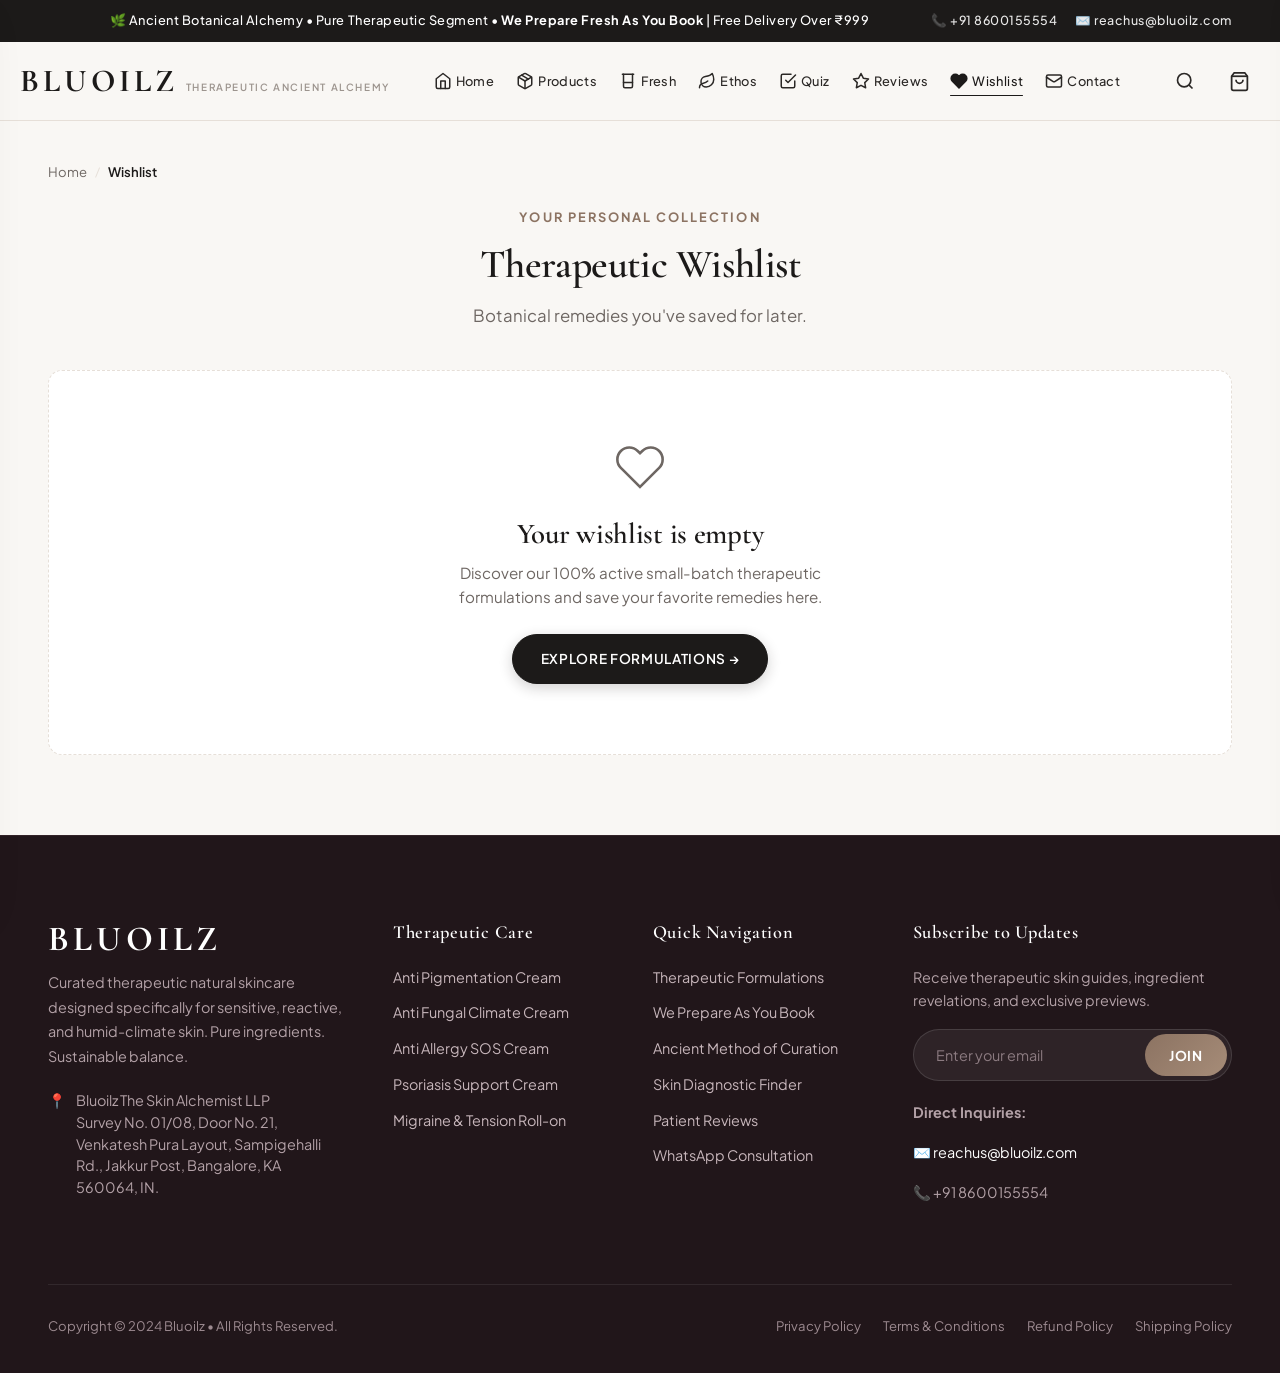
<file: wishlist.html>
<!DOCTYPE html>
<html lang="en">
<head>
  <meta charset="UTF-8">
  <meta name="viewport" content="width=device-width, initial-scale=1.0">
  <meta name="color-scheme" content="light">
  <title>Your Wishlist | Bluoilz Therapeutic Skincare</title>
  <meta name="description" content="View your saved therapeutic botanical formulations from Bluoilz. Hand-compounded small-batch botanical alchemy freshly prepared upon booking.">
  <link rel="canonical" href="https://www.bluoilz.com/wishlist.html">
  <link rel="preconnect" href="https://fonts.googleapis.com">
  <link rel="preconnect" href="https://fonts.gstatic.com" crossorigin>
  <link href="https://fonts.googleapis.com/css2?family=Cormorant+Garamond:ital,wght@0,500;0,600;0,700;1,400;1,600&family=Plus+Jakarta+Sans:wght@400;500;600;700&display=swap" rel="stylesheet">
  <link rel="stylesheet" href="styles.css?v=2">
</head>
<body>

  <!-- Top Announcement Bar -->
  <div class="announcement-bar">
    <div class="container announcement-inner">
      <div class="announcement-msg">
        <span>🌿 Ancient Botanical Alchemy • Pure Therapeutic Segment • <strong>We Prepare Fresh As You Book</strong> | Free Delivery Over ₹999</span>
      </div>
      <div class="announcement-contact">
        <span>📞 +91 8600155554</span>
        <span>✉️ reachus@bluoilz.com</span>
      </div>
    </div>
  </div>

  <!-- Header / Navigation -->
  <header class="site-header">
    <div class="container header-inner">
      <button class="mobile-menu-toggle header-action-btn" id="mobileNavToggle" aria-label="Open navigation menu">
        <svg width="22" height="22" viewBox="0 0 24 24" fill="none" stroke="currentColor" stroke-width="2" stroke-linecap="round" stroke-linejoin="round">
          <line x1="3" y1="12" x2="21" y2="12"/><line x1="3" y1="6" x2="21" y2="6"/><line x1="3" y1="18" x2="21" y2="18"/>
        </svg>
      </button>

      <!-- Brand Logo -->
      <a href="index.html" class="brand-logo" aria-label="Bluoilz Home">
        <span class="brand-name">Bluoilz</span>
        <span class="brand-tag">Therapeutic Ancient Alchemy</span>
      </a>

      <!-- Desktop Nav - Full Standard Navigation -->
      <nav class="desktop-nav" aria-label="Main Navigation">
        <ul class="nav-links">
          <li class="nav-item"><a href="index.html" class="nav-link" title="Home"><svg width="18" height="18" viewBox="0 0 24 24" fill="none" stroke="currentColor" stroke-width="2" stroke-linecap="round" stroke-linejoin="round"><path d="m3 9 9-7 9 7v11a2 2 0 0 1-2 2H5a2 2 0 0 1-2-2z"/><polyline points="9 22 9 12 15 12 15 22"/></svg> <span class="nav-text">Home</span></a></li>
          <li class="nav-item"><a href="index.html#products" class="nav-link" title="Therapeutic Care"><svg width="18" height="18" viewBox="0 0 24 24" fill="none" stroke="currentColor" stroke-width="2" stroke-linecap="round" stroke-linejoin="round"><line x1="16.5" y1="9.4" x2="7.5" y2="4.21"></line><path d="M21 16V8a2 2 0 0 0-1-1.73l-7-4a2 2 0 0 0-2 0l-7 4A2 2 0 0 0 3 8v8a2 2 0 0 0 1 1.73l7 4a2 2 0 0 0 2 0l7-4A2 2 0 0 0 21 16z"></path><polyline points="3.27 6.96 12 12.01 20.73 6.96"></polyline><line x1="12" y1="22.08" x2="12" y2="12"></line></svg> <span class="nav-text">Products</span></a></li>
          <li class="nav-item"><a href="index.html#curation" class="nav-link" title="Freshly Prepared"><svg width="18" height="18" viewBox="0 0 24 24" fill="none" stroke="currentColor" stroke-width="2" stroke-linecap="round" stroke-linejoin="round"><path d="M4.5 3h15"/><path d="M6 3v16a2 2 0 0 0 2 2h8a2 2 0 0 0 2-2V3"/><path d="M6 14h12"/></svg> <span class="nav-text">Fresh</span></a></li>
          <li class="nav-item"><a href="index.html#ethos" class="nav-link" title="Ancient Method"><svg width="18" height="18" viewBox="0 0 24 24" fill="none" stroke="currentColor" stroke-width="2" stroke-linecap="round" stroke-linejoin="round"><path d="M11 20A7 7 0 0 1 9.8 6.1C15.5 5 17 4.48 19 2c1 2 2 4.18 2 8 0 5.5-4.78 10-10 10Z"/><path d="M2 21c0-3 1.85-5.36 5.08-6C9.5 14.52 12 13 13 12"/></svg> <span class="nav-text">Ethos</span></a></li>
          <li class="nav-item"><a href="index.html#quiz" class="nav-link" title="Skin Diagnostic"><svg width="18" height="18" viewBox="0 0 24 24" fill="none" stroke="currentColor" stroke-width="2" stroke-linecap="round" stroke-linejoin="round"><path d="M9 11l3 3L22 4"/><path d="M21 12v7a2 2 0 0 1-2 2H5a2 2 0 0 1-2-2V5a2 2 0 0 1 2-2h11"/></svg> <span class="nav-text">Quiz</span></a></li>
          <li class="nav-item"><a href="index.html#reviews" class="nav-link" title="Reviews"><svg width="18" height="18" viewBox="0 0 24 24" fill="none" stroke="currentColor" stroke-width="2" stroke-linecap="round" stroke-linejoin="round"><polygon points="12 2 15.09 8.26 22 9.27 17 14.14 18.18 21.02 12 17.77 5.82 21.02 7 14.14 2 9.27 8.91 8.26 12 2"/></svg> <span class="nav-text">Reviews</span></a></li>
          <li class="nav-item"><a href="wishlist.html" class="nav-link active" title="Wishlist"><svg width="18" height="18" viewBox="0 0 24 24" fill="currentColor" stroke="currentColor" stroke-width="2" stroke-linecap="round" stroke-linejoin="round"><path d="M20.84 4.61a5.5 5.5 0 0 0-7.78 0L12 5.67l-1.06-1.06a5.5 5.5 0 0 0-7.78 7.78l1.06 1.06L12 21.23l7.78-7.78 1.06-1.06a5.5 5.5 0 0 0 0-7.78z"/></svg> <span class="nav-text">Wishlist</span></a></li>
          <li class="nav-item"><a href="index.html#contact" class="nav-link" title="Contact"><svg width="18" height="18" viewBox="0 0 24 24" fill="none" stroke="currentColor" stroke-width="2" stroke-linecap="round" stroke-linejoin="round"><rect x="2" y="4" width="20" height="16" rx="2"/><path d="m22 7-8.97 5.7a1.94 1.94 0 0 1-2.06 0L2 7"/></svg> <span class="nav-text">Contact</span></a></li>
        </ul>
      </nav>

      <!-- Header Actions -->
      <div class="header-actions">
        <a href="wishlist.html" class="header-action-btn mobile-only-action active" title="Wishlist" aria-label="Wishlist">
          <svg width="20" height="20" viewBox="0 0 24 24" fill="currentColor" stroke="currentColor" stroke-width="2">
            <path d="M20.84 4.61a5.5 5.5 0 0 0-7.78 0L12 5.67l-1.06-1.06a5.5 5.5 0 0 0-7.78 7.78l1.06 1.06L12 21.23l7.78-7.78 1.06-1.06a5.5 5.5 0 0 0 0-7.78z"/>
          </svg>
        </a>

        <button class="header-action-btn desktop-only-action" title="Search remedies (Press /)" onclick="openSearchModal()" aria-label="Search remedies">
          <svg width="20" height="20" viewBox="0 0 24 24" fill="none" stroke="currentColor" stroke-width="2">
            <circle cx="11" cy="11" r="8"/><line x1="21" y1="21" x2="16.65" y2="16.65"/>
          </svg>
        </button>

        <button class="header-action-btn open-cart-btn desktop-only-action" title="View Cart" aria-label="View Cart">
          <svg width="21" height="21" viewBox="0 0 24 24" fill="none" stroke="currentColor" stroke-width="2">
            <path d="M6 2L3 6v14a2 2 0 0 0 2 2h14a2 2 0 0 0 2-2V6l-3-4z"/><line x1="3" y1="6" x2="21" y2="6"/><path d="M16 10a4 4 0 0 1-8 0"/>
          </svg>
          <span class="cart-badge" style="display:none;">0</span>
        </button>
      </div>
    </div>

    <!-- Mobile Top Quick Navigation Bar (Home, Shop, Search, Cart) -->
    <nav class="mobile-top-nav" id="mobileTopNav" aria-label="Mobile Navigation">
      <div class="mobile-top-nav-inner">
        <a href="index.html" class="top-nav-item" aria-label="Home">
          <svg width="19" height="19" viewBox="0 0 24 24" fill="none" stroke="currentColor" stroke-width="2">
            <path d="M3 9l9-7 9 7v11a2 2 0 0 1-2 2H5a2 2 0 0 1-2-2z"></path>
            <polyline points="9 22 9 12 15 12 15 22"></polyline>
          </svg>
          <span>Home</span>
        </a>
        <a href="index.html#products" class="top-nav-item" aria-label="Shop">
          <svg width="19" height="19" viewBox="0 0 24 24" fill="none" stroke="currentColor" stroke-width="2">
            <circle cx="9" cy="21" r="1"></circle>
            <circle cx="20" cy="21" r="1"></circle>
            <path d="M1 1h4l2.68 13.39a2 2 0 0 0 2 1.61h9.72a2 2 0 0 0 2-1.61L23 6H6"></path>
          </svg>
          <span>Shop</span>
        </a>
        <button type="button" class="top-nav-item" onclick="openSearchModal()" aria-label="Search">
          <svg width="19" height="19" viewBox="0 0 24 24" fill="none" stroke="currentColor" stroke-width="2">
            <circle cx="11" cy="11" r="8"></circle>
            <line x1="21" y1="21" x2="16.65" y2="16.65"></line>
          </svg>
          <span>Search</span>
        </button>
        <button type="button" class="top-nav-item open-cart-btn" aria-label="Cart">
          <div class="top-nav-icon-wrap">
            <svg width="19" height="19" viewBox="0 0 24 24" fill="none" stroke="currentColor" stroke-width="2">
              <path d="M6 2L3 6v14a2 2 0 0 0 2 2h14a2 2 0 0 0 2-2V6l-3-4z"></path>
              <line x1="3" y1="6" x2="21" y2="6"></line>
              <path d="M16 10a4 4 0 0 1-8 0"></path>
            </svg>
            <span class="cart-badge top-nav-badge" style="display:none;">0</span>
          </div>
          <span>Cart</span>
        </button>
      </div>
    </nav>
  </header>

  <!-- Mobile Nav Drawer -->
  <aside class="mobile-nav-menu" id="mobileNavMenu" aria-label="Mobile Navigation">
    <div class="mobile-nav-header">
      <div class="brand-logo">
        <span class="brand-name">Bluoilz</span>
        <span class="brand-tag">Therapeutic Ancient Alchemy</span>
      </div>
      <button class="close-nav-btn" id="closeMobileNav" aria-label="Close menu">
        <svg width="18" height="18" viewBox="0 0 24 24" fill="none" stroke="currentColor" stroke-width="2.2" stroke-linecap="round" stroke-linejoin="round">
          <line x1="18" y1="6" x2="6" y2="18"></line>
          <line x1="6" y1="6" x2="18" y2="18"></line>
        </svg>
      </button>
    </div>
    <ul class="mobile-nav-links">
      <li><a href="index.html"><span style="display:flex; align-items:center; gap:8px;"><svg width="18" height="18" viewBox="0 0 24 24" fill="none" stroke="currentColor" stroke-width="2" stroke-linecap="round" stroke-linejoin="round"><path d="m3 9 9-7 9 7v11a2 2 0 0 1-2 2H5a2 2 0 0 1-2-2z"/><polyline points="9 22 9 12 15 12 15 22"/></svg> <span>Home</span></span></a></li>
      <li><a href="index.html#products"><span style="display:flex; align-items:center; gap:8px;"><svg width="18" height="18" viewBox="0 0 24 24" fill="none" stroke="currentColor" stroke-width="2" stroke-linecap="round" stroke-linejoin="round"><line x1="16.5" y1="9.4" x2="7.5" y2="4.21"></line><path d="M21 16V8a2 2 0 0 0-1-1.73l-7-4a2 2 0 0 0-2 0l-7 4A2 2 0 0 0 3 8v8a2 2 0 0 0 1 1.73l7 4a2 2 0 0 0 2 0l7-4A2 2 0 0 0 21 16z"></path><polyline points="3.27 6.96 12 12.01 20.73 6.96"></polyline><line x1="12" y1="22.08" x2="12" y2="12"></line></svg> <span>Products</span></span></a></li>
      <li><a href="index.html#curation"><span style="display:flex; align-items:center; gap:8px;"><svg width="18" height="18" viewBox="0 0 24 24" fill="none" stroke="currentColor" stroke-width="2" stroke-linecap="round" stroke-linejoin="round"><path d="M4.5 3h15"/><path d="M6 3v16a2 2 0 0 0 2 2h8a2 2 0 0 0 2-2V3"/><path d="M6 14h12"/></svg> <span>Fresh</span></span></a></li>
      <li><a href="index.html#ethos"><span style="display:flex; align-items:center; gap:8px;"><svg width="18" height="18" viewBox="0 0 24 24" fill="none" stroke="currentColor" stroke-width="2" stroke-linecap="round" stroke-linejoin="round"><path d="M11 20A7 7 0 0 1 9.8 6.1C15.5 5 17 4.48 19 2c1 2 2 4.18 2 8 0 5.5-4.78 10-10 10Z"/><path d="M2 21c0-3 1.85-5.36 5.08-6C9.5 14.52 12 13 13 12"/></svg> <span>Ethos</span></span></a></li>
      <li><a href="index.html#quiz"><span style="display:flex; align-items:center; gap:8px;"><svg width="18" height="18" viewBox="0 0 24 24" fill="none" stroke="currentColor" stroke-width="2" stroke-linecap="round" stroke-linejoin="round"><path d="M9 11l3 3L22 4"/><path d="M21 12v7a2 2 0 0 1-2 2H5a2 2 0 0 1 2-2h11"/></svg> <span>Quiz</span></span></a></li>
      <li><a href="index.html#reviews"><span style="display:flex; align-items:center; gap:8px;"><svg width="18" height="18" viewBox="0 0 24 24" fill="none" stroke="currentColor" stroke-width="2" stroke-linecap="round" stroke-linejoin="round"><polygon points="12 2 15.09 8.26 22 9.27 17 14.14 18.18 21.02 12 17.77 5.82 21.02 7 14.14 2 9.27 8.91 8.26 12 2"/></svg> <span>Reviews</span></span></a></li>
      <li><a href="wishlist.html" style="color: var(--color-accent); font-weight: 700;"><span style="display:flex; align-items:center; gap:8px;"><svg width="18" height="18" viewBox="0 0 24 24" fill="currentColor" stroke="currentColor" stroke-width="2" stroke-linecap="round" stroke-linejoin="round"><path d="M20.84 4.61a5.5 5.5 0 0 0-7.78 0L12 5.67l-1.06-1.06a5.5 5.5 0 0 0-7.78 7.78l1.06 1.06L12 21.23l7.78-7.78 1.06-1.06a5.5 5.5 0 0 0 0-7.78z"/></svg> <span>Wishlist</span></span></a></li>
      <li><a href="index.html#contact"><span style="display:flex; align-items:center; gap:8px;"><svg width="18" height="18" viewBox="0 0 24 24" fill="none" stroke="currentColor" stroke-width="2" stroke-linecap="round" stroke-linejoin="round"><rect x="2" y="4" width="20" height="16" rx="2"/><path d="m22 7-8.97 5.7a1.94 1.94 0 0 1-2.06 0L2 7"/></svg> <span>Contact</span></span></a></li>
      <li style="border-top: 1px solid var(--color-border); padding-top: 12px; margin-top: 12px;">
        <span style="font-size: 0.72rem; text-transform: uppercase; color: var(--color-text-muted); font-weight: 700; letter-spacing: 0.08em; display: block; margin-bottom: 8px;">Therapeutic Catalog</span>
      </li>
      <li><a href="anti-pigmentation-cream.html">Anti Pigmentation Cream</a></li>
      <li><a href="anti-fungal-cream.html">Anti Fungal Climate Cream</a></li>
      <li><a href="anti-allergy-cream.html">Anti Allergy SOS Cream</a></li>
      <li><a href="psoriasis-support-cream.html">Psoriasis Support Cream</a></li>
      <li><a href="migraine-relief-oil.html">Migraine & Tension Roll-on</a></li>
    </ul>
  </aside>
  <div class="mobile-nav-backdrop" id="mobileNavBackdrop"></div>

  <!-- Wishlist Main Content -->
  <main class="wishlist-page-wrapper" style="padding: 40px 0 80px; min-height: 65vh;">
    <div class="container">
      
      <!-- Breadcrumb Navigation -->
      <nav class="pdp-breadcrumb" aria-label="Breadcrumb" style="margin-bottom: 24px;">
        <a href="index.html">Home</a>
        <span class="divider">/</span>
        <span class="current">Wishlist</span>
      </nav>

      <div class="section-header" style="text-align: center; margin-bottom: 40px;">
        <span class="section-eyebrow">Your Personal Collection</span>
        <h1 class="section-title" style="font-size: 2.5rem; margin-top: 10px;">Therapeutic Wishlist</h1>
        <p class="section-desc">Botanical remedies you've saved for later.</p>
      </div>

      <div class="products-grid" id="wishlistGrid">
        <!-- Wishlist items will be injected here by JS -->
      </div>
    </div>
  </main>

  <!-- Site Footer -->
  <footer class="site-footer" id="contact">
    <div class="container footer-container">
      <div class="footer-top">
        <div class="footer-col footer-brand">
          <div class="brand-name">Bluoilz</div>
          <p>Curated therapeutic natural skincare designed specifically for sensitive, reactive, and humid-climate skin. Pure ingredients. Sustainable balance.</p>
          <div class="footer-contact-item">
            <span>📍</span>
            <span>Bluoilz The Skin Alchemist LLP<br>Survey No. 01/08, Door No. 21, Venkatesh Pura Layout, Sampigehalli Rd., Jakkur Post, Bangalore, KA 560064, IN.</span>
          </div>
        </div>

        <div class="footer-col">
          <h4>Therapeutic Care</h4>
          <ul class="footer-links">
            <li><a href="anti-pigmentation-cream.html">Anti Pigmentation Cream</a></li>
            <li><a href="anti-fungal-cream.html">Anti Fungal Climate Cream</a></li>
            <li><a href="anti-allergy-cream.html">Anti Allergy SOS Cream</a></li>
            <li><a href="psoriasis-support-cream.html">Psoriasis Support Cream</a></li>
            <li><a href="migraine-relief-oil.html">Migraine & Tension Roll-on</a></li>
          </ul>
        </div>

        <div class="footer-col">
          <h4>Quick Navigation</h4>
          <ul class="footer-links">
            <li><a href="index.html#products">Therapeutic Formulations</a></li>
            <li><a href="index.html#curation">We Prepare As You Book</a></li>
            <li><a href="index.html#ethos">Ancient Method of Curation</a></li>
            <li><a href="index.html#quiz">Skin Diagnostic Finder</a></li>
            <li><a href="index.html#reviews">Patient Reviews</a></li>
            <li><a href="https://wa.me/918600155554" target="_blank" rel="noopener">WhatsApp Consultation</a></li>
          </ul>
        </div>

        <div class="footer-col footer-newsletter">
          <h4>Subscribe to Updates</h4>
          <p>Receive therapeutic skin guides, ingredient revelations, and exclusive previews.</p>
          <form class="newsletter-form" id="newsletterForm">
            <input type="email" placeholder="Enter your email" required class="newsletter-input">
            <button type="submit" class="newsletter-btn">Join</button>
          </form>
          <div style="margin-top: 20px;">
            <p><strong>Direct Inquiries:</strong></p>
            <p>✉️ <a href="mailto:reachus@bluoilz.com" style="color:#ffffff;">reachus@bluoilz.com</a></p>
            <p>📞 +91 8600155554</p>
          </div>
        </div>
      </div>

      <div class="footer-bottom">
        <div>Copyright &copy; 2024 Bluoilz &bull; All Rights Reserved.</div>
        <div class="footer-legal">
          <a href="#">Privacy Policy</a>
          <a href="#">Terms & Conditions</a>
          <a href="#">Refund Policy</a>
          <a href="#">Shipping Policy</a>
        </div>
      </div>
    </div>
  </footer>

  <!-- Slide-out Cart Drawer -->
  <div class="cart-drawer" id="cartDrawer">
    <div class="cart-drawer-header">
      <h3>Your Bag</h3>
      <button class="btn-close-drawer" id="closeCartBtn" aria-label="Close cart">&times;</button>
    </div>

    <div class="shipping-bar-wrap">
      <div id="shippingNotice">Free shipping on orders above <strong>₹999.00</strong></div>
      <div class="progress-track">
        <div class="progress-fill" id="shippingProgress"></div>
      </div>
    </div>

    <div class="cart-drawer-items" id="cartDrawerItems">
      <!-- Injected by app.js -->
    </div>

    <div class="cart-drawer-footer">
      <!-- Promo code field -->
      <div class="cart-promo-section">
        <div class="promo-input-group">
          <input type="text" id="cartPromoInput" placeholder="Promo code (e.g. BLUOILZ10)" autocomplete="off">
          <button type="button" class="btn-promo-apply" onclick="applyPromoCode()">Apply</button>
        </div>
        <div id="promoMessage" class="promo-message"></div>
      </div>

      <!-- Quick Add-on Upsell if under ₹999 -->
      <div class="cart-upsell-box" id="cartUpsellBox" style="display: none;">
        <!-- Injected by app.js -->
      </div>

      <div class="cart-subtotal-breakdown">
        <div class="cart-subtotal-row" id="cartDiscountRow" style="display: none; color: var(--color-accent);">
          <span>Discount Applied:</span>
          <span id="cartDrawerDiscount">-₹0.00</span>
        </div>
        <div class="cart-subtotal-row total-highlight">
          <span>Final Total:</span>
          <span id="cartDrawerSubtotal">₹0.00</span>
        </div>
      </div>
      <button class="btn btn-primary btn-checkout" onclick="openCheckoutModal()">
        Proceed to Checkout &rarr;
      </button>
    </div>
  </div>
  <div class="cart-backdrop" id="cartBackdrop"></div>

  <!-- Quick View Modal -->
  <div class="modal" id="quickViewModal">
    <div class="modal-backdrop" id="modalBackdrop"></div>
    <div class="modal-dialog">
      <button class="modal-close-btn" id="closeModalBtn" aria-label="Close modal">&times;</button>
      <div id="quickViewContent">
        <!-- Injected by app.js -->
      </div>
    </div>
  </div>

  <!-- Interactive Live Search Modal -->
  <div class="modal" id="searchModal">
    <div class="modal-backdrop" id="searchBackdrop"></div>
    <div class="modal-dialog search-dialog">
      <div class="search-modal-header">
        <div class="search-input-wrap">
          <svg width="22" height="22" viewBox="0 0 24 24" fill="none" stroke="currentColor" stroke-width="2">
            <circle cx="11" cy="11" r="8"/><line x1="21" y1="21" x2="16.65" y2="16.65"/>
          </svg>
          <input type="text" id="liveSearchInput" placeholder="Search by skin concern, symptom, or botanical active (e.g. Fungal, Niacinamide, Psoriasis, Oatmeal)..." autofocus>
        </div>
        <button class="modal-close-btn" id="closeSearchBtn" aria-label="Close search">&times;</button>
      </div>

      <div class="search-quick-tags">
        <span>Suggested:</span>
        <button type="button" class="quick-tag" onclick="quickTagSearch('pigmentation')">Pigmentation</button>
        <button type="button" class="quick-tag" onclick="quickTagSearch('fungal')">Fungal / Sweat</button>
        <button type="button" class="quick-tag" onclick="quickTagSearch('sensitive')">Colloidal Oat</button>
        <button type="button" class="quick-tag" onclick="quickTagSearch('psoriasis')">Psoriasis / Plaque</button>
        <button type="button" class="quick-tag" onclick="quickTagSearch('migraine')">Migraine Oil</button>
      </div>

      <div class="search-results-container" id="searchResultsContainer">
        <!-- Injected dynamically by app.js -->
      </div>
    </div>
  </div>

  <!-- Interactive Checkout Modal -->
  <div class="modal" id="checkoutModal">
    <div class="modal-backdrop" id="checkoutBackdrop"></div>
    <div class="modal-dialog checkout-dialog">
      <button class="modal-close-btn" id="closeCheckoutBtn" aria-label="Close checkout">&times;</button>
      <div class="checkout-wrapper" id="checkoutContent">
        <!-- Injected dynamically by app.js -->
      </div>
    </div>
  </div>

  <!-- Floating Back to Top Button -->
  <button class="back-to-top" id="backToTopBtn" aria-label="Back to top" title="Back to top">
    <svg width="20" height="20" viewBox="0 0 24 24" fill="none" stroke="currentColor" stroke-width="2.5" stroke-linecap="round" stroke-linejoin="round">
      <polyline points="18 15 12 9 6 15"></polyline>
    </svg>
  </button>

  <div id="toastContainer"></div>

  <!-- Include the shared app script -->
  <script src="app.js?v=2"></script>
  
  <!-- Wishlist specific logic -->
  <script>
    async function initWishlistPage() {
      // Ensure PRODUCTS are populated (either from DB, cache, or default)
      if (!window.PRODUCTS || window.PRODUCTS.length === 0) {
        if (typeof fetchProducts === 'function') {
          await fetchProducts();
        }
      }
      renderWishlist();
    }

    if (document.readyState === 'loading') {
      document.addEventListener('DOMContentLoaded', initWishlistPage);
    } else {
      initWishlistPage();
    }

    function renderWishlist() {
      const container = document.getElementById('wishlistGrid');
      if (!container) return;

      const productList = window.PRODUCTS || [];
      const wishlistItems = productList.filter(p => userWishlist.has(p.id));

      if (wishlistItems.length === 0) {
        container.innerHTML = `
          <div class="empty-state" style="grid-column: 1 / -1; text-align: center; padding: 70px 20px; background: #ffffff; border: 1px dashed var(--color-border); border-radius: var(--radius-md);">
            <svg width="52" height="52" viewBox="0 0 24 24" fill="none" stroke="currentColor" stroke-width="1.2" style="color: var(--color-text-muted); margin-bottom: 16px;">
              <path d="M20.84 4.61a5.5 5.5 0 0 0-7.78 0L12 5.67l-1.06-1.06a5.5 5.5 0 0 0-7.78 7.78l1.06 1.06L12 21.23l7.78-7.78 1.06-1.06a5.5 5.5 0 0 0 0-7.78z"/>
            </svg>
            <h3 style="font-family: var(--font-serif); font-size: 1.8rem; color: var(--color-primary); margin-bottom: 10px;">Your wishlist is empty</h3>
            <p style="color: var(--color-text-muted); max-width: 440px; margin: 0 auto 24px; font-size: 0.95rem; line-height: 1.6;">Discover our 100% active small-batch therapeutic formulations and save your favorite remedies here.</p>
            <a href="index.html#products" class="btn btn-primary" style="text-decoration: none; display: inline-flex; align-items: center; gap: 8px;">Explore Formulations &rarr;</a>
          </div>
        `;
        return;
      }

      container.innerHTML = wishlistItems.map(product => `
        <div class="product-card reveal-init is-revealed" data-id="${product.id}">
          <div class="product-media" onclick="openQuickView('${product.id}')" role="button" tabindex="0" aria-label="Quick view ${product.title}">
            ${product.badge ? `<span class="product-badge">${product.badge}</span>` : ''}
            <button class="product-wishlist-btn active" onclick="event.stopPropagation(); toggleWishlist('${product.id}', this)" aria-label="Remove from wishlist" title="Remove from wishlist">
              <svg width="18" height="18" viewBox="0 0 24 24" fill="currentColor" stroke="currentColor" stroke-width="2">
                <path d="M20.84 4.61a5.5 5.5 0 0 0-7.78 0L12 5.67l-1.06-1.06a5.5 5.5 0 0 0-7.78 7.78l1.06 1.06L12 21.23l7.78-7.78 1.06-1.06a5.5 5.5 0 0 0 0-7.78z"/>
              </svg>
            </button>
            <img src="${product.image}" alt="${product.title}" loading="lazy" class="product-img" onerror="this.onerror=null; this.src='assets/anti_pigmentation.jpg';">
            <span class="quick-view-hint">Quick View</span>
          </div>
          <div class="product-content">
            <div class="product-meta-row">
              <span class="product-category-text">${product.categoryLabel || ''}</span>
              <span class="product-weight-text">${product.weight || ''}</span>
            </div>
            <div class="product-fresh-status">
              <span class="status-pulse-dot"></span>
              <span>Prepared Fresh As You Book</span>
            </div>
            <h3 class="product-title">
              <a href="${product.id}.html" style="color: inherit; text-decoration: none;">${product.title}</a>
            </h3>
            <div class="product-price-row">
              <div class="product-price">
                <span class="price-current">₹${product.price}</span>
                ${product.originalPrice ? `<span class="price-original">₹${product.originalPrice}</span>` : ''}
              </div>
            </div>
            <button class="btn btn-primary btn-block add-to-cart-btn" onclick="addToCart('${product.id}')">Add to Cart</button>
          </div>
        </div>
      `).join('');
    }
  </script>
</body>
</html>
</file>
<file: styles.css>
/* ==========================================================================
   Bluoilz Therapeutic Skincare - Visual Luxury Styling System
   Inspired by High-End Modern Aesthetic Design (Lumina Reference)
   ========================================================================== */

:root,
html,
body {
  /* Enforce Light Color Scheme across all browsers & OS themes */
  color-scheme: light;
}

:root {

  /* Core Color System - Minimal Premium Editorial */
  --color-canvas: #f9f7f4;           /* Warm, calming neutral background */
  --color-sand: #f2eee8;             /* Subtle secondary background */
  --color-card-bg: #ffffff;          /* Pure card surface */
  --color-primary: #1c1a19;          /* Very dark charcoal for main headings */
  --color-primary-light: #2b2826;
  --color-text-main: #2b2826;        /* Dark charcoal for body text */
  --color-text: #2b2826;             /* Primary text alias */
  --color-text-muted: #6e6763;       /* Warm grey for secondary text */
  --color-text-light: #9c948e;       /* Subtle caption & placeholder */
  --color-border: #e6dfd8;           /* Subtle border color */
  --color-border-light: #f0ebe4;
  
  /* Strict Action & Accent Roles */
  --color-action: #1c1a19;           /* Primary action matches primary color for luxury feel */
  --color-action-hover: #3d3935;
  --color-action-text: #ffffff;
  --color-accent: #8c7362;           /* Muted warm taupe accent */
  --color-accent-hover: #756051;
  --color-accent-soft: #f4efeb;
  --color-accent-gradient: linear-gradient(135deg, #8c7362 0%, #a68c78 100%);
  --color-fresh-bg: #eaf3ed;
  --color-fresh-text: #275936;
  --color-fresh-dot: #2e7d32;
  --color-gold: #c29b62;             /* Refined gold */
  --color-sale: #8a837c;
  --color-announcement-bg: #1c1a19;  /* Dark announcement bar for premium feel */
  --color-announcement-text: #ffffff;

  /* Typography */
  --font-serif: 'Cormorant Garamond', Georgia, serif;
  --font-sans: 'Plus Jakarta Sans', -apple-system, BlinkMacSystemFont, 'Segoe UI', Roboto, sans-serif;
  --font-heading: 'Cormorant Garamond', Georgia, serif;

  /* Restrained Elevation & Shadows */
  --shadow-xs: 0 1px 3px rgba(35, 28, 30, 0.04);
  --shadow-sm: 0 4px 14px rgba(35, 28, 30, 0.04);
  --shadow-md: 0 10px 28px rgba(35, 28, 30, 0.06);
  --shadow-lg: 0 18px 44px rgba(35, 28, 30, 0.08);
  --shadow-card: 0 4px 20px rgba(35, 28, 30, 0.04);
  --shadow-card-hover: 0 12px 32px rgba(35, 28, 30, 0.08);

  /* Unified Radius System */
  --radius-xs: 4px;
  --radius-sm: 8px;
  --radius-md: 14px;
  --radius-lg: 20px;
  --radius-pill: 9999px;

  /* Transitions */
  --transition-fast: all 0.2s cubic-bezier(0.25, 1, 0.5, 1);
  --transition: all 0.3s cubic-bezier(0.25, 1, 0.5, 1);
  --transition-slow: all 0.5s cubic-bezier(0.16, 1, 0.3, 1);
}

/* Reset & Global */
*, *::before, *::after {
  margin: 0;
  padding: 0;
  box-sizing: border-box;
}

html {
  color-scheme: light;
  background-color: var(--color-canvas);
  color: var(--color-text-main);
  scroll-behavior: smooth;
  font-size: 16px;
  -webkit-text-size-adjust: 100%;
}

body {
  color-scheme: light;
  font-family: var(--font-sans);
  background-color: var(--color-canvas);
  color: var(--color-text-main);
  line-height: 1.65;
  -webkit-font-smoothing: antialiased;
  -moz-osx-font-smoothing: grayscale;
  overflow-x: hidden;
}

/* Form & Interactive Controls Baseline - Light Scheme & Explicit Theming */
input,
textarea,
select,
button {
  color-scheme: light;
  font-family: inherit;
  color: var(--color-text-main);
}

input,
textarea,
select {
  background-color: #ffffff;
  color: var(--color-text-main);
  border: 1px solid var(--color-border);
}

input::placeholder,
textarea::placeholder {
  color: var(--color-text-light);
  opacity: 1;
}

select option {
  background-color: #ffffff;
  color: var(--color-text-main);
}

/* Background Canvas sequence removed */

img {
  max-width: 100%;
  height: auto;
  display: block;
}

a {
  color: inherit;
  text-decoration: none;
  transition: var(--transition);
}

button {
  font-family: inherit;
  cursor: pointer;
  border: none;
  outline: none;
  background: none;
  transition: var(--transition);
}

.container {
  max-width: 1240px;
  margin: 0 auto;
  padding: 0 28px;
}

/* Typography Base */
h1, h2, h3, h4, .font-serif {
  font-family: var(--font-serif);
  font-weight: 600;
  line-height: 1.22;
  color: var(--color-primary);
  letter-spacing: -0.01em;
}

/* ==========================================================================
   Keyframe Animations
   ========================================================================== */
@keyframes float {
  0%, 100% {
    transform: translateY(0px) rotate(0deg);
  }
  50% {
    transform: translateY(-8px) rotate(1.5deg);
  }
}

@keyframes floatSlow {
  0%, 100% {
    transform: translateY(0px);
  }
  50% {
    transform: translateY(-6px);
  }
}

@keyframes pulseGlow {
  0%, 100% {
    box-shadow: 0 0 0 0 rgba(222, 94, 115, 0.4);
  }
  50% {
    box-shadow: 0 0 0 10px rgba(222, 94, 115, 0);
  }
}



@keyframes heartPop {
  0% {
    transform: scale(1);
  }
  50% {
    transform: scale(1.35);
  }
  100% {
    transform: scale(1);
  }
}

@keyframes badgeBounce {
  0%, 100% {
    transform: scale(1);
  }
  30% {
    transform: scale(1.3);
  }
  60% {
    transform: scale(0.9);
  }
}

@keyframes fadeInUp {
  from {
    opacity: 0;
    transform: translateY(24px);
  }
  to {
    opacity: 1;
    transform: translateY(0);
  }
}

@keyframes fadeIn {
  from { opacity: 0; }
  to { opacity: 1; }
}

@keyframes scaleUp {
  from {
    opacity: 0;
    transform: scale(0.94);
  }
  to {
    opacity: 1;
    transform: scale(1);
  }
}

/* Scroll Reveal Classes */
.reveal-init {
  opacity: 0;
  transform: translateY(24px);
  transition: opacity 0.7s cubic-bezier(0.16, 1, 0.3, 1), transform 0.7s cubic-bezier(0.16, 1, 0.3, 1);
}

.reveal-init.is-revealed {
  opacity: 1;
  transform: translateY(0);
}

/* ==========================================================================
   Buttons - Luxury Pill Styling
   ========================================================================== */
.btn {
  display: inline-flex;
  align-items: center;
  justify-content: center;
  gap: 8px;
  padding: 13px 28px;
  font-size: 0.85rem;
  font-weight: 600;
  letter-spacing: 0.05em;
  border-radius: var(--radius-pill);
  transition: var(--transition);
  text-transform: uppercase;
  position: relative;
  overflow: hidden;
  cursor: pointer;
}

.btn-primary {
  background: var(--color-action);
  color: var(--color-action-text);
  border: 1px solid var(--color-action);
  box-shadow: 0 4px 14px rgba(28, 26, 25, 0.2);
  transition: transform 0.25s cubic-bezier(0.16, 1, 0.3, 1), box-shadow 0.25s ease, background 0.25s ease;
  -webkit-font-smoothing: antialiased;
}

.btn-primary:hover {
  background-color: var(--color-action-hover);
  border-color: var(--color-action-hover);
  transform: translateY(-2px);
  box-shadow: 0 8px 20px rgba(28, 26, 25, 0.28);
}

.btn-primary:active {
  transform: translateY(0);
  box-shadow: 0 2px 8px rgba(28, 43, 35, 0.2);
}

.btn-secondary {
  background-color: transparent;
  color: var(--color-primary);
  border: 1.5px solid var(--color-border);
  background-color: #ffffff;
}

.btn-secondary:hover {
  background-color: var(--color-canvas);
  border-color: var(--color-primary);
  color: var(--color-primary);
  transform: translateY(-2px);
  box-shadow: var(--shadow-sm);
}

.btn-secondary:active {
  transform: translateY(0);
}

/* ==========================================================================
   Top Announcement Bar
   ========================================================================== */
.announcement-bar {
  background-color: var(--color-announcement-bg);
  color: var(--color-announcement-text);
  padding: 10px 16px;
  font-size: 0.8rem;
  letter-spacing: 0.04em;
  font-weight: 500;
  border-bottom: 1px solid var(--color-primary);
}

.announcement-inner {
  display: flex;
  justify-content: space-between;
  align-items: center;
}

.announcement-msg {
  display: flex;
  align-items: center;
  gap: 8px;
  margin: 0 auto;
}

.announcement-contact {
  display: flex;
  gap: 18px;
  font-size: 0.78rem;
  opacity: 0.9;
}

/* ==========================================================================
   Navigation Header
   ========================================================================== */
.site-header {
  position: sticky;
  top: 0;
  background-color: var(--color-canvas);
  z-index: 100;
  border-bottom: 1px solid var(--color-border);
  transition: var(--transition);
}

.site-header.scrolled {
  box-shadow: 0 4px 20px rgba(28, 26, 25, 0.05);
  background-color: var(--color-canvas);
}

.header-inner {
  display: flex;
  align-items: center;
  justify-content: space-between;
  padding: 18px 0;
}

/* Brand Logo */
.brand-logo {
  display: flex;
  align-items: baseline;
  gap: 8px;
  transition: var(--transition);
}

.brand-logo:hover {
  opacity: 0.9;
}

.brand-name {
  font-family: var(--font-serif);
  font-size: 2rem;
  letter-spacing: 0.12em;
  font-weight: 700;
  color: var(--color-primary);
  text-transform: uppercase;
  line-height: 1;
}

.brand-tag {
  font-size: 0.62rem;
  letter-spacing: 0.16em;
  text-transform: uppercase;
  color: var(--color-text-light);
  font-weight: 600;
  white-space: nowrap;
}

/* Desktop Nav Links - Compact, Refined Sans-Serif */
.nav-links {
  display: flex;
  align-items: center;
  gap: 22px;
  list-style: none;
}

.nav-item {
  position: relative;
}

.nav-link {
  font-family: var(--font-sans);
  font-size: 0.8rem; /* 12.8px */
  font-weight: 500;
  color: var(--color-text-main);
  padding: 6px 0;
  display: flex;
  align-items: center;
  gap: 4px;
  letter-spacing: 0.03em;
  line-height: 1.3;
  position: relative;
  transition: var(--transition-fast);
  white-space: nowrap;
}

.nav-link::after {
  content: '';
  position: absolute;
  bottom: 0;
  left: 0;
  width: 0%;
  height: 1.5px;
  background-color: var(--color-primary);
  border-radius: 2px;
  transition: width 0.25s ease;
}

.nav-link:hover::after,
.nav-link.active::after {
  width: 100%;
}

.nav-link:hover,
.nav-link.active {
  color: var(--color-primary);
}


.dropdown-arrow {
  width: 11px;
  height: 11px;
  stroke: currentColor;
  stroke-width: 2.2;
  transition: transform 0.25s ease;
}

.nav-item:hover .dropdown-arrow {
  transform: rotate(180deg);
}

/* Nav Dropdown */
.nav-dropdown {
  position: absolute;
  top: calc(100% + 4px);
  left: -20px;
  min-width: 250px;
  background: #ffffff;
  border: 1px solid var(--color-border);
  box-shadow: 0 16px 36px rgba(44, 30, 35, 0.08);
  border-radius: var(--radius-md);
  padding: 12px 0;
  opacity: 0;
  visibility: hidden;
  transform: translateY(12px);
  transition: var(--transition);
  z-index: 110;
}

.nav-item:hover .nav-dropdown {
  opacity: 1;
  visibility: visible;
  transform: translateY(0);
}

.nav-dropdown li a {
  display: block;
  padding: 10px 22px;
  font-size: 0.88rem;
  font-weight: 500;
  color: var(--color-text-main);
  transition: var(--transition-fast);
}

.nav-dropdown li a:hover {
  background-color: var(--color-accent-soft);
  color: var(--color-accent);
  padding-left: 26px;
}

/* Header Actions */
.header-actions {
  display: flex;
  align-items: center;
  gap: 12px;
}

.header-action-btn {
  position: relative;
  display: flex;
  align-items: center;
  justify-content: center;
  width: 42px;
  height: 42px;
  border-radius: 50%;
  color: var(--color-text-main);
  background-color: transparent;
  transition: var(--transition);
}

.header-action-btn:hover {
  background-color: var(--color-accent-soft);
  color: var(--color-accent);
  transform: translateY(-2px);
}

.cart-badge {
  position: absolute;
  top: 3px;
  right: 3px;
  background: var(--color-accent);
  color: #fff;
  font-size: 0.68rem;
  font-weight: 700;
  width: 18px;
  height: 18px;
  border-radius: 50%;
  display: flex;
  align-items: center;
  justify-content: center;
  box-shadow: 0 2px 6px rgba(222, 94, 115, 0.4);
  animation: badgeBounce 0.4s ease;
}

.mobile-menu-toggle {
  display: none;
}

/* ==========================================================================
   Hero Section - Calm Botanical Editorial
   ========================================================================== */
.hero-section {
  position: relative;
  padding: 56px 0 64px;
  background: transparent !important;
  border-bottom: 1px solid var(--color-border);
  overflow: hidden;
}

.hero-grid {
  display: grid;
  grid-template-columns: 1.12fr 0.88fr;
  align-items: center;
  gap: 48px;
  position: relative;
  z-index: 1;
}

.hero-content {
  display: flex;
  flex-direction: column;
  align-items: flex-start;
  max-width: 580px;
}

.hero-eyebrow {
  display: inline-block;
  padding: 4px 12px;
  background-color: var(--color-accent-soft);
  color: var(--color-accent);
  border-radius: var(--radius-pill);
  font-family: var(--font-sans);
  font-size: 0.72rem;
  font-weight: 600;
  letter-spacing: 0.1em;
  text-transform: uppercase;
  margin-bottom: 16px;
  border: 1px solid var(--color-border);
}

.hero-title {
  font-family: var(--font-serif);
  font-size: 3.2rem;
  font-weight: 600;
  color: var(--color-primary);
  margin-bottom: 16px;
  line-height: 1.15;
  letter-spacing: -0.02em;
}

.hero-subtitle {
  font-family: var(--font-sans);
  font-size: 1.02rem;
  color: var(--color-text-muted);
  margin-bottom: 30px;
  max-width: 480px;
  line-height: 1.65;
}

.hero-ctas {
  display: flex;
  gap: 12px;
  align-items: center;
  flex-wrap: wrap;
}

/* Secondary CTA visually quieter */
.hero-ctas .btn-secondary {
  font-weight: 500;
  border-color: rgba(31, 25, 27, 0.2);
  color: var(--color-primary);
}

.hero-ctas .btn-secondary:hover {
  border-color: var(--color-primary);
  background-color: #ffffff;
}

/* Hero Right Banner Visual - Consistent botanical art direction */
.hero-banner-image {
  position: relative;
  animation: float 6s ease-in-out infinite;
}

.hero-img-wrapper {
  position: relative;
  width: 100%;
  max-width: 480px;
  aspect-ratio: 4 / 5;
  border-radius: 200px 200px 16px 16px;
  overflow: hidden;
  box-shadow: 0 24px 60px rgba(10, 37, 24, 0.15);
  cursor: pointer;
  
  /* 3D Perspective settings from previous session */
  perspective: 1000px;
  transform-style: preserve-3d;
  transition: transform 0.1s cubic-bezier(0.25, 0.46, 0.45, 0.94), 
              box-shadow 0.1s cubic-bezier(0.25, 0.46, 0.45, 0.94);
  will-change: transform, box-shadow;
}

.hero-main-img {
  width: 100%;
  height: 400px;
  object-fit: cover;
  display: block;
  transition: transform 0.8s cubic-bezier(0.16, 1, 0.3, 1);
}

.hero-img-wrapper:hover .hero-main-img {
  transform: scale(1.05); /* Increased slightly for better interactivity */
}

/* ==========================================================================
   Section Headers
   ========================================================================== */
.section-header {
  text-align: center;
  max-width: 680px;
  margin: 0 auto 44px;
}

.section-eyebrow {
  font-size: 0.8rem;
  font-weight: 700;
  letter-spacing: 0.16em;
  text-transform: uppercase;
  color: var(--color-accent);
  margin-bottom: 12px;
  display: block;
}

.section-title {
  font-size: 2.6rem;
  color: var(--color-primary);
  margin-bottom: 14px;
  line-height: 1.2;
}

.section-desc {
  color: var(--color-text-muted);
  font-size: 1.05rem;
  line-height: 1.65;
}

/* ==========================================================================
   We Prepare As You Book - Ancient Curation Section
   ========================================================================== */
.section-curation {
  padding: 85px 0 95px;
  background: transparent !important;
  position: relative;
}

.curation-steps-grid {
  display: grid;
  grid-template-columns: repeat(3, 1fr);
  gap: 28px;
  margin-top: 10px;
}

.curation-card {
  background: var(--color-card-bg);
  border-radius: var(--radius-lg);
  padding: 36px 28px;
  box-shadow: 0 10px 30px rgba(28, 26, 25, 0.06);
  border: 1px solid var(--color-border);
  position: relative;
  transition: var(--transition);
  display: flex;
  flex-direction: column;
  align-items: flex-start;
}

.curation-card:hover {
  transform: translateY(-6px);
  box-shadow: var(--shadow-lg);
  border-color: var(--color-border);
}

.curation-card.highlight-card {
  background: var(--color-sand);
  border: 1px solid var(--color-border);
  box-shadow: 0 12px 36px rgba(28, 26, 25, 0.08);
}

.curation-step-num {
  font-family: var(--font-heading);
  font-size: 2.2rem;
  font-weight: 700;
  color: var(--color-accent);
  opacity: 0.45;
  line-height: 1;
  margin-bottom: 12px;
}

.curation-icon {
  font-size: 2rem;
  margin-bottom: 16px;
  display: inline-flex;
  align-items: center;
  justify-content: center;
  width: 52px;
  height: 52px;
  background: rgba(255, 255, 255, 0.9);
  border-radius: var(--radius-pill);
  box-shadow: 0 4px 14px rgba(44, 30, 35, 0.05);
}

.curation-card h3 {
  font-family: var(--font-heading);
  font-size: 1.4rem;
  color: var(--color-primary);
  margin-bottom: 12px;
  line-height: 1.3;
}

.curation-card p {
  font-size: 0.92rem;
  color: var(--color-text-muted);
  line-height: 1.68;
}

/* Product Curation Tag on Product Cards */
.product-curation-pill {
  display: inline-block;
  font-size: 0.72rem;
  font-weight: 700;
  color: #a4384b;
  background: #fdeee9;
  padding: 3px 10px;
  border-radius: var(--radius-pill);
  margin-bottom: 8px;
  letter-spacing: 0.02em;
  border: 1px solid #f8c9c0;
}

/* ==========================================================================
   Shop by Skin Concern / Products Grid
   ========================================================================== */
.section-products {
  padding: 95px 0 105px;
  background: transparent !important;
}

/* Concern Filter Tabs - Horizontally Scrollable on Mobile */
.concern-filter-tabs {
  display: flex;
  justify-content: center;
  flex-wrap: wrap;
  gap: 8px;
  margin-bottom: 40px;
}

.filter-tab {
  padding: 9px 20px;
  background: #ffffff;
  border: 1px solid var(--color-border);
  border-radius: var(--radius-pill);
  font-size: 0.84rem;
  font-weight: 600;
  color: var(--color-text-muted);
  transition: var(--transition);
  cursor: pointer;
  letter-spacing: 0.02em;
  white-space: nowrap;
}

.filter-tab:hover {
  border-color: var(--color-primary);
  color: var(--color-primary);
}

.filter-tab.active {
  background: var(--color-action);
  border-color: var(--color-action);
  color: #ffffff;
  box-shadow: 0 4px 14px rgba(28, 26, 25, 0.2);
}

/* Products Grid */
.products-grid {
  display: grid;
  grid-template-columns: repeat(auto-fill, minmax(290px, 1fr));
  gap: 28px;
}

.product-card {
  background-color: var(--color-card-bg);
  border-radius: var(--radius-md);
  border: 1px solid var(--color-border);
  overflow: hidden;
  transition: transform 0.3s cubic-bezier(0.16, 1, 0.3, 1), box-shadow 0.3s ease, border-color 0.3s ease;
  display: flex;
  flex-direction: column;
  box-shadow: var(--shadow-card);
  position: relative;
}

.product-card:hover {
  transform: translateY(-4px);
  box-shadow: var(--shadow-card-hover);
  border-color: #dfd3cb;
}

.product-media {
  position: relative;
  aspect-ratio: 1 / 1;
  overflow: hidden;
  background-color: #faf6f2;
  cursor: pointer;
  display: flex;
  align-items: center;
  justify-content: center;
}

.product-img {
  width: 100%;
  height: 100%;
  object-fit: cover;
  transition: transform 0.6s cubic-bezier(0.16, 1, 0.3, 1);
}

.hero-main-img {
  width: 100%;
  height: 100%;
  object-fit: cover;
  transition: transform 0.5s cubic-bezier(0.25, 1, 0.5, 1);
  will-change: transform;
}

.hero-img-wrapper:hover .hero-main-img {
  transform: scale(1.03);
}

.hero-quick-view-btn {
  position: absolute;
  top: 50%;
  left: 50%;
  transform: translate(-50%, -40%);
  opacity: 0;
  visibility: hidden;
  background-color: rgba(255, 255, 255, 0.95);
  color: var(--color-primary);
  padding: 14px 28px;
  border-radius: 30px;
  font-weight: 600;
  font-size: 0.95rem;
  letter-spacing: 0.03em;
  display: flex;
  align-items: center;
  box-shadow: 0 8px 24px rgba(0, 0, 0, 0.12);
  transition: all 0.3s cubic-bezier(0.25, 0.46, 0.45, 0.94);
  z-index: 10;
}

.hero-img-wrapper:hover .hero-quick-view-btn {
  opacity: 1;
  visibility: visible;
  transform: translate(-50%, -50%);
}
.product-card:hover .product-img {
  transform: scale(1.04);
}

/* Badge (Top-Left) - Restrained, non-dominating */
.product-badge {
  position: absolute;
  top: 12px;
  left: 12px;
  background: rgba(31, 25, 27, 0.88);
  backdrop-filter: blur(6px);
  -webkit-backdrop-filter: blur(6px);
  color: #ffffff;
  padding: 4px 10px;
  border-radius: var(--radius-pill);
  font-size: 0.68rem;
  font-weight: 600;
  text-transform: uppercase;
  letter-spacing: 0.06em;
  z-index: 2;
}

/* Wishlist Heart (Top-Right) */
.product-wishlist-btn {
  position: absolute;
  top: 12px;
  right: 12px;
  width: 34px;
  height: 34px;
  border-radius: 50%;
  background: rgba(255, 255, 255, 0.9);
  backdrop-filter: blur(6px);
  -webkit-backdrop-filter: blur(6px);
  display: flex;
  align-items: center;
  justify-content: center;
  color: var(--color-text-muted);
  border: 1px solid rgba(0, 0, 0, 0.06);
  box-shadow: var(--shadow-xs);
  transition: var(--transition);
  z-index: 3;
}

.product-wishlist-btn:hover {
  background: #ffffff;
  color: var(--color-accent);
  transform: scale(1.08);
}

.product-wishlist-btn.active {
  color: var(--color-accent);
  animation: heartPop 0.4s ease;
}

.quick-view-hint {
  position: absolute;
  bottom: 10px;
  left: 50%;
  transform: translateX(-50%);
  background: rgba(255, 255, 255, 0.92);
  backdrop-filter: blur(6px);
  -webkit-backdrop-filter: blur(6px);
  color: var(--color-primary);
  padding: 4px 12px;
  border-radius: var(--radius-pill);
  font-size: 0.72rem;
  font-weight: 600;
  letter-spacing: 0.04em;
  text-transform: uppercase;
  border: 1px solid var(--color-border);
  opacity: 0;
  transition: opacity 0.25s ease, transform 0.25s ease;
  pointer-events: none;
}

.product-card:hover .quick-view-hint {
  opacity: 1;
}

/* Product Content Area */
.product-content {
  padding: 20px 20px 22px;
  display: flex;
  flex-direction: column;
  flex-grow: 1;
}

.product-meta-row {
  display: flex;
  justify-content: space-between;
  align-items: center;
  margin-bottom: 6px;
  font-size: 0.74rem;
  color: var(--color-text-light);
}

.product-category-text {
  text-transform: uppercase;
  letter-spacing: 0.08em;
  font-weight: 600;
  color: var(--color-accent);
}

.product-weight-text {
  font-weight: 500;
  color: var(--color-text-muted);
}

/* Quiet Fresh Preparation Cue (Single line, subtle green status) */
.product-fresh-status {
  display: flex;
  align-items: center;
  gap: 6px;
  font-size: 0.73rem;
  color: var(--color-fresh-text);
  margin-bottom: 8px;
  font-weight: 500;
}

.status-pulse-dot {
  width: 6px;
  height: 6px;
  border-radius: 50%;
  background-color: var(--color-fresh-dot);
  display: inline-block;
}

.product-title {
  font-size: 1.15rem;
  font-family: var(--font-heading);
  font-weight: 700;
  color: var(--color-primary);
  margin-bottom: 8px;
  line-height: 1.3;
  cursor: pointer;
  transition: color 0.2s ease;
  min-height: 2.6em;
  display: -webkit-box;
  -webkit-line-clamp: 2;
  -webkit-box-orient: vertical;
  overflow: hidden;
}

.product-title:hover {
  color: var(--color-accent);
}

.product-rating {
  display: flex;
  align-items: center;
  gap: 6px;
  margin-bottom: 16px;
}

.stars {
  color: var(--color-gold);
  font-size: 0.9rem;
  letter-spacing: 1px;
}

.rating-text {
  font-size: 0.76rem;
  color: var(--color-text-muted);
  font-weight: 500;
}

.rating-count {
  color: var(--color-text-light);
}

.product-price-row {
  margin-top: auto;
  display: flex;
  align-items: center;
  justify-content: space-between;
  padding-top: 14px;
  border-top: 1px solid var(--color-border-light);
  gap: 12px;
}

.price-wrap {
  display: flex;
  align-items: baseline;
  gap: 6px;
}

.price-current {
  font-size: 1.25rem;
  font-weight: 700;
  color: var(--color-primary);
  letter-spacing: -0.01em;
}

.price-original {
  font-size: 0.84rem;
  text-decoration: line-through;
  color: var(--color-sale);
}

.btn-add-cart {
  display: inline-flex;
  align-items: center;
  gap: 6px;
  padding: 10px 18px;
  background: linear-gradient(135deg, var(--color-action) 0%, #2a3d31 100%);
  color: var(--color-action-text);
  border: 1px solid var(--color-action);
  border-radius: var(--radius-pill);
  font-size: 0.82rem;
  font-weight: 600;
  transition: var(--transition);
  cursor: pointer;
  letter-spacing: 0.02em;
}

.btn-add-cart:hover {
  background-color: var(--color-action-hover);
  border-color: var(--color-action-hover);
  transform: translateY(-1px);
  box-shadow: 0 4px 12px rgba(28, 43, 35, 0.25);
}

/* ==========================================================================
   Solutions / Ethos - Why Skin Trusts Bluoilz
   ========================================================================== */
.section-ethos {
  padding: 95px 0;
  background: transparent !important;
  border-top: 1px solid rgba(74, 53, 58, 0.08);
  border-bottom: 1px solid rgba(74, 53, 58, 0.08);
}

.ethos-grid {
  display: grid;
  grid-template-columns: repeat(4, 1fr);
  gap: 28px;
}

.ethos-card {
  padding: 36px 26px;
  background: rgba(255, 255, 255, 0.9);
  backdrop-filter: blur(10px);
  -webkit-backdrop-filter: blur(10px);
  border-radius: var(--radius-lg);
  border: 1px solid rgba(74, 53, 58, 0.1);
  box-shadow: 0 8px 24px rgba(74, 53, 58, 0.05);
  transition: var(--transition);
  text-align: center;
  display: flex;
  flex-direction: column;
  align-items: center;
}

.ethos-card:hover {
  transform: translateY(-6px);
  box-shadow: var(--shadow-card-hover);
  border-color: #ebdcd7;
  background-color: #ffffff;
}

.ethos-icon {
  width: 60px;
  height: 60px;
  border-radius: 50%;
  background-color: var(--color-accent-soft);
  color: var(--color-accent);
  display: flex;
  align-items: center;
  justify-content: center;
  margin-bottom: 22px;
  border: 1px solid #fbdad3;
  transition: transform 0.4s ease;
}

.ethos-card:hover .ethos-icon {
  transform: scale(1.1) rotate(5deg);
}

.ethos-card h3 {
  font-size: 1.3rem;
  color: var(--color-primary);
  margin-bottom: 12px;
}

.ethos-card p {
  font-size: 0.9rem;
  color: var(--color-text-muted);
  line-height: 1.65;
}

/* ==========================================================================
   Interactive Skin Diagnostic Quiz Section
   ========================================================================== */
.section-quiz {
  padding: 95px 0;
  background: transparent !important;
  border-bottom: 1px solid rgba(74, 53, 58, 0.08);
}

.quiz-wrapper {
  max-width: 860px;
  margin: 0 auto;
}

.quiz-header {
  text-align: center;
  margin-bottom: 44px;
}

.quiz-card {
  background: rgba(255, 255, 255, 0.94);
  backdrop-filter: blur(12px);
  -webkit-backdrop-filter: blur(12px);
  border-radius: var(--radius-lg);
  border: 1px solid rgba(74, 53, 58, 0.1);
  box-shadow: 0 16px 40px rgba(74, 53, 58, 0.08);
  border: 1px solid var(--color-border);
  border-radius: var(--radius-lg);
  padding: 44px;
  box-shadow: var(--shadow-md);
  position: relative;
  overflow: hidden;
}

.quiz-progress-bar {
  display: flex;
  align-items: center;
  justify-content: space-between;
  margin-bottom: 32px;
  border-bottom: 1px solid var(--color-border);
  padding-bottom: 16px;
}

.quiz-step-indicator {
  font-size: 0.82rem;
  font-weight: 700;
  text-transform: uppercase;
  letter-spacing: 0.1em;
  color: var(--color-accent);
}

.quiz-dots {
  display: flex;
  gap: 8px;
}

.quiz-dot {
  width: 10px;
  height: 10px;
  border-radius: 50%;
  background-color: var(--color-border);
  transition: var(--transition);
}

.quiz-dot.active {
  background-color: var(--color-accent);
  transform: scale(1.2);
  box-shadow: 0 0 8px rgba(222, 94, 115, 0.4);
}

.quiz-question-title {
  font-size: 1.85rem;
  color: var(--color-primary);
  margin-bottom: 12px;
}

.quiz-question-desc {
  color: var(--color-text-muted);
  font-size: 1rem;
  margin-bottom: 30px;
}

.quiz-options-grid {
  display: grid;
  grid-template-columns: repeat(2, 1fr);
  gap: 16px;
  margin-bottom: 32px;
}

.quiz-option-btn {
  display: flex;
  flex-direction: column;
  align-items: flex-start;
  padding: 22px 24px;
  border: 1.5px solid var(--color-border);
  border-radius: var(--radius-md);
  background: var(--color-sand);
  text-align: left;
  transition: var(--transition);
  cursor: pointer;
}

.quiz-option-btn:hover {
  border-color: var(--color-accent);
  background: #ffffff;
  transform: translateY(-3px);
  box-shadow: var(--shadow-sm);
}

.quiz-option-btn.selected {
  border-color: var(--color-accent);
  background: #ffffff;
  box-shadow: 0 0 0 2px var(--color-accent);
}

.option-icon {
  font-size: 1.8rem;
  margin-bottom: 10px;
}

.option-label {
  font-weight: 700;
  font-size: 1.05rem;
  color: var(--color-primary);
  margin-bottom: 4px;
}

.option-detail {
  font-size: 0.82rem;
  color: var(--color-text-muted);
  line-height: 1.45;
}

.quiz-nav-row {
  display: flex;
  justify-content: space-between;
  align-items: center;
}

/* Quiz Recommendation Result Box */
.quiz-result-box {
  background: #ffffff;
  border-radius: var(--radius-lg);
  padding: 40px;
  border: 1px solid var(--color-border);
  box-shadow: var(--shadow-lg);
}

.result-badge {
  display: inline-block;
  background: var(--color-accent-soft);
  color: var(--color-accent);
  padding: 6px 16px;
  border-radius: var(--radius-pill);
  font-weight: 700;
  font-size: 0.8rem;
  text-transform: uppercase;
  letter-spacing: 0.08em;
  margin-bottom: 18px;
}

.result-heading {
  font-size: 2.1rem;
  color: var(--color-primary);
  margin-bottom: 12px;
}

.result-prescription-text {
  font-size: 1.02rem;
  color: var(--color-text-muted);
  margin-bottom: 28px;
  line-height: 1.65;
}

.routine-products-list {
  display: grid;
  grid-template-columns: repeat(auto-fit, minmax(240px, 1fr));
  gap: 20px;
  margin-bottom: 28px;
}

.routine-product-card {
  border: 1px solid var(--color-border);
  border-radius: var(--radius-md);
  padding: 16px;
  background: var(--color-sand);
  display: flex;
  gap: 14px;
  align-items: center;
  transition: var(--transition);
}

.routine-product-card:hover {
  background: #ffffff;
  box-shadow: var(--shadow-sm);
  border-color: var(--color-accent);
}

.routine-prod-img {
  width: 64px;
  height: 64px;
  border-radius: var(--radius-sm);
  object-fit: cover;
}

.routine-prod-info h5 {
  font-size: 0.95rem;
  color: var(--color-primary);
  margin-bottom: 4px;
}

.routine-prod-info span {
  font-size: 0.85rem;
  color: var(--color-accent);
  font-weight: 700;
}

.routine-actions {
  display: flex;
  gap: 16px;
  align-items: center;
  flex-wrap: wrap;
  padding-top: 22px;
  border-top: 1px solid var(--color-border);
}

/* ==========================================================================
   Radiant Reviews Section - Editorial Testimonials
   ========================================================================== */
.section-reviews {
  padding: 80px 0 90px;
  background: transparent !important;
}

.reviews-slider-wrapper {
  position: relative;
  width: 100%;
  max-width: 800px;
  margin: 0 auto;
}

.reviews-track {
  display: flex;
  overflow-x: auto;
  scroll-snap-type: x mandatory;
  scroll-behavior: smooth;
  scrollbar-width: none; /* Firefox */
  -ms-overflow-style: none; /* IE/Edge */
}

.reviews-track::-webkit-scrollbar {
  display: none; /* Chrome/Safari */
}

.review-slide {
  flex: 0 0 100%;
  min-width: 100%;
  scroll-snap-align: center;
  padding: 10px 20px;
}

.review-nav-btn {
  position: absolute;
  top: 50%;
  transform: translateY(-50%);
  background: #ffffff;
  border: 1px solid var(--color-border);
  color: var(--color-primary);
  width: 48px;
  height: 48px;
  border-radius: 50%;
  display: flex;
  align-items: center;
  justify-content: center;
  cursor: pointer;
  box-shadow: var(--shadow-sm);
  z-index: 5;
  transition: var(--transition);
}

.review-nav-btn:hover {
  background: var(--color-canvas);
  color: var(--color-accent);
}

.review-nav-btn.prev {
  left: -24px;
}

.review-nav-btn.next {
  right: -24px;
}

@media (max-width: 768px) {
  .review-nav-btn {
    display: none; /* Hide arrows on mobile, rely on swipe */
  }
}

.reviews-pagination {
  display: flex;
  justify-content: center;
  gap: 8px;
  margin-top: 24px;
}

.review-dot {
  width: 10px;
  height: 10px;
  border-radius: 50%;
  background: #e2ddd9;
  cursor: pointer;
  border: none;
  padding: 0;
  transition: var(--transition);
}

.review-dot.active {
  background: var(--color-accent);
  transform: scale(1.2);
}

.review-card {
  background-color: #ffffff;
  padding: 30px 26px;
  border-radius: var(--radius-md);
  border: 1px solid var(--color-border);
  box-shadow: var(--shadow-xs);
  display: flex;
  flex-direction: column;
  transition: var(--transition);
}

.review-card:hover {
  transform: translateY(-3px);
  box-shadow: var(--shadow-sm);
  border-color: #dfd3cb;
}

.review-header-meta {
  display: flex;
  align-items: center;
  justify-content: space-between;
  margin-bottom: 14px;
  gap: 8px;
}

.review-product-pill {
  font-size: 0.72rem;
  font-weight: 600;
  text-transform: uppercase;
  letter-spacing: 0.05em;
  color: var(--color-accent);
  background: var(--color-accent-soft);
  padding: 3px 9px;
  border-radius: var(--radius-pill);
}

.review-stars {
  color: var(--color-gold);
  font-size: 0.92rem;
  letter-spacing: 1px;
}

.review-quote {
  font-family: var(--font-serif);
  font-size: 1.08rem;
  line-height: 1.55;
  color: var(--color-primary);
  margin-bottom: 20px;
  flex-grow: 1;
}

.review-author-wrap {
  display: flex;
  align-items: center;
  gap: 14px;
  border-top: 1px solid var(--color-border);
  padding-top: 18px;
}

.review-avatar {
  width: 46px;
  height: 46px;
  border-radius: 50%;
  background-color: var(--color-accent-soft);
  color: var(--color-accent);
  font-weight: 700;
  display: flex;
  align-items: center;
  justify-content: center;
  font-size: 0.95rem;
  border: 2px solid #ffffff;
  box-shadow: 0 2px 8px rgba(222, 94, 115, 0.2);
}

.review-name {
  font-weight: 700;
  font-size: 0.95rem;
  color: var(--color-primary);
  margin-bottom: 2px;
}

.review-verified {
  font-size: 0.75rem;
  color: var(--color-accent);
  display: flex;
  align-items: center;
  gap: 4px;
  font-weight: 500;
}

/* ==========================================================================
   Skin Intelligence / Journal (3-Column Luxury Feature Cards)
   ========================================================================== */
.section-journal {
  padding: 95px 0;
  background: transparent !important;
}

.journal-grid {
  display: grid;
  grid-template-columns: repeat(3, 1fr);
  gap: 30px;
}

.journal-card {
  background-color: rgba(255, 255, 255, 0.92);
  backdrop-filter: blur(10px);
  -webkit-backdrop-filter: blur(10px);
  border-radius: var(--radius-lg);
  border: 1px solid rgba(74, 53, 58, 0.1);
  box-shadow: 0 10px 30px rgba(74, 53, 58, 0.06);
  overflow: hidden;
  transition: var(--transition);
  display: flex;
  flex-direction: column;
}

.journal-grid .journal-card:nth-child(1) {
  background-color: rgba(254, 244, 241, 0.9);
}

.journal-grid .journal-card:nth-child(2) {
  background-color: rgba(251, 246, 240, 0.9);
}

.journal-grid .journal-card:nth-child(3) {
  background-color: rgba(253, 243, 234, 0.9);
}

.journal-card:hover {
  transform: translateY(-6px);
  box-shadow: var(--shadow-card-hover);
  border-color: #ebdcd7;
}

.journal-img-wrap {
  height: 230px;
  overflow: hidden;
  position: relative;
}

.journal-img-wrap img {
  width: 100%;
  height: 100%;
  object-fit: cover;
  transition: transform 0.7s cubic-bezier(0.16, 1, 0.3, 1);
}

.journal-card:hover .journal-img-wrap img {
  transform: scale(1.05);
}

.journal-content {
  padding: 28px 24px;
  display: flex;
  flex-direction: column;
  flex-grow: 1;
}

.journal-tag {
  font-size: 0.72rem;
  font-weight: 700;
  text-transform: uppercase;
  color: var(--color-accent);
  letter-spacing: 0.12em;
  margin-bottom: 10px;
  display: block;
}

.journal-card h3 {
  font-size: 1.35rem;
  color: var(--color-primary);
  margin-bottom: 12px;
  line-height: 1.35;
}

.journal-excerpt {
  font-size: 0.9rem;
  color: var(--color-text-muted);
  margin-bottom: 20px;
  line-height: 1.6;
  flex-grow: 1;
}

.journal-link {
  font-size: 0.85rem;
  font-weight: 700;
  color: var(--color-primary);
  display: inline-flex;
  align-items: center;
  gap: 6px;
  letter-spacing: 0.04em;
  text-transform: uppercase;
}

.journal-link:hover {
  color: var(--color-accent);
  gap: 10px;
}

/* ==========================================================================
   Trust & Certifications Ribbon
   ========================================================================== */
.section-trust {
  padding: 70px 0;
  background: transparent !important;
  color: var(--color-primary);
  border-top: 1px solid rgba(74, 53, 58, 0.08);
  border-bottom: 1px solid rgba(74, 53, 58, 0.08);
}

.trust-intro {
  text-align: center;
  max-width: 800px;
  margin: 0 auto 36px;
}

.trust-intro h3 {
  font-size: 2.1rem;
  margin-bottom: 12px;
  color: var(--color-primary);
}

.trust-intro p {
  color: var(--color-text-muted);
  font-size: 1.05rem;
}

.badges-row {
  display: flex;
  justify-content: center;
  align-items: center;
  flex-wrap: wrap;
  gap: 20px;
  margin-bottom: 32px;
}

.badge-pill {
  display: flex;
  align-items: center;
  gap: 10px;
  background: #ffffff;
  padding: 12px 24px;
  border-radius: var(--radius-pill);
  border: 1px solid var(--color-border);
  box-shadow: var(--shadow-sm);
  transition: var(--transition);
  color: var(--color-primary);
}

.badge-pill svg {
  color: var(--color-accent);
}

.badge-pill:hover {
  transform: translateY(-3px);
  border-color: var(--color-accent);
  box-shadow: var(--shadow-md);
}

.badge-pill span {
  font-weight: 700;
  font-size: 0.85rem;
  letter-spacing: 0.06em;
  text-transform: uppercase;
}

.global-reach-note {
  text-align: center;
  font-size: 0.92rem;
  color: var(--color-text-muted);
  letter-spacing: 0.03em;
}

/* ==========================================================================
   Site Footer
   ========================================================================== */
.site-footer {
  background-color: #21161a;
  color: #c7b6bb;
  padding: 85px 0 36px;
  font-size: 0.9rem;
  border-top: 1px solid #332328;
}

.footer-top {
  display: grid;
  grid-template-columns: 1.4fr 1fr 1fr 1.2fr;
  gap: 48px;
  margin-bottom: 64px;
}

.footer-brand .brand-name {
  color: #ffffff;
  font-size: 2.2rem;
  margin-bottom: 14px;
  letter-spacing: 0.12em;
}

.footer-brand p {
  line-height: 1.7;
  margin-bottom: 22px;
  color: #b3a1a7;
}

.footer-col h4 {
  color: #ffffff;
  font-size: 1.15rem;
  margin-bottom: 22px;
  letter-spacing: 0.04em;
}

.footer-links {
  list-style: none;
}

.footer-links li {
  margin-bottom: 12px;
}

.footer-links a {
  color: #c7b6bb;
  transition: var(--transition-fast);
}

.footer-links a:hover {
  color: var(--color-accent);
  padding-left: 5px;
}

.footer-newsletter p {
  margin-bottom: 16px;
  color: #b3a1a7;
}

.newsletter-form {
  display: flex;
  gap: 8px;
  background: rgba(255, 255, 255, 0.06);
  padding: 4px;
  border-radius: var(--radius-pill);
  border: 1px solid rgba(255, 255, 255, 0.12);
}

.newsletter-input {
  flex-grow: 1;
  padding: 12px 18px;
  border-radius: var(--radius-pill);
  border: none;
  background-color: transparent;
  color: #fff;
  font-size: 0.9rem;
  outline: none;
  font-family: inherit;
}

.newsletter-input::placeholder {
  color: #8c7b81;
}

.newsletter-btn {
  background: var(--color-accent-gradient);
  color: #ffffff;
  padding: 0 24px;
  border-radius: var(--radius-pill);
  font-weight: 700;
  font-size: 0.85rem;
  letter-spacing: 0.06em;
  text-transform: uppercase;
  transition: var(--transition);
}

.newsletter-btn:hover {
  background: linear-gradient(135deg, #cf5166 0%, #df6d7f 100%);
  box-shadow: 0 4px 14px rgba(222, 94, 115, 0.4);
}

.footer-contact-item {
  display: flex;
  gap: 10px;
  margin-bottom: 14px;
  line-height: 1.5;
  color: #b3a1a7;
}

.footer-bottom {
  border-top: 1px solid rgba(255, 255, 255, 0.08);
  padding-top: 30px;
  display: flex;
  justify-content: space-between;
  align-items: center;
  font-size: 0.82rem;
  color: #9c8a90;
}

.footer-legal {
  display: flex;
  gap: 22px;
}

.footer-legal a:hover {
  color: #ffffff;
}

/* ==========================================================================
   Cart Drawer
   ========================================================================== */
.cart-drawer {
  position: fixed;
  top: 0;
  right: -480px;
  width: 440px;
  max-width: 92vw;
  height: 100vh;
  background-color: #ffffff;
  box-shadow: -10px 0 40px rgba(44, 30, 35, 0.15);
  z-index: 1000;
  transition: right 0.4s cubic-bezier(0.16, 1, 0.3, 1);
  display: flex;
  flex-direction: column;
}

.cart-drawer.active {
  right: 0;
}

.cart-backdrop {
  position: fixed;
  inset: 0;
  background-color: rgba(28, 26, 25, 0.75);
  z-index: 999;
  opacity: 0;
  visibility: hidden;
  transition: var(--transition);
}

.cart-drawer.active ~ .cart-backdrop {
  opacity: 1;
  visibility: visible;
}

.cart-drawer-header {
  padding: 22px 26px;
  border-bottom: 1px solid var(--color-border);
  display: flex;
  justify-content: space-between;
  align-items: center;
}

.cart-drawer-header h3 {
  font-size: 1.45rem;
  color: var(--color-primary);
}

.btn-close-drawer {
  font-size: 1.6rem;
  color: var(--color-text-muted);
  width: 36px;
  height: 36px;
  border-radius: 50%;
  display: flex;
  align-items: center;
  justify-content: center;
  transition: var(--transition-fast);
}

.btn-close-drawer:hover {
  background-color: var(--color-sand);
  color: var(--color-primary);
}

.shipping-bar-wrap {
  padding: 14px 26px;
  background-color: var(--color-accent-soft);
  border-bottom: 1px solid var(--color-border);
  font-size: 0.85rem;
  color: var(--color-announcement-text);
}

.progress-track {
  width: 100%;
  height: 6px;
  background-color: #f7d5ce;
  border-radius: var(--radius-pill);
  margin-top: 8px;
  overflow: hidden;
}

.progress-fill {
  height: 100%;
  background: var(--color-accent);
  width: 0%;
  transition: width 0.4s ease;
}

.cart-drawer-items {
  flex-grow: 1;
  overflow-y: auto;
  padding: 22px 26px;
  display: flex;
  flex-direction: column;
  gap: 18px;
}

.cart-item {
  display: flex;
  gap: 14px;
  padding-bottom: 18px;
  border-bottom: 1px solid var(--color-border);
}

.cart-item-img {
  width: 76px;
  height: 76px;
  border-radius: var(--radius-md);
  object-fit: cover;
  border: 1px solid var(--color-border);
}

.cart-item-info {
  flex-grow: 1;
}

.cart-item-title {
  font-size: 0.92rem;
  font-weight: 600;
  color: var(--color-primary);
  margin-bottom: 4px;
}

.cart-item-meta {
  font-size: 0.8rem;
  color: var(--color-text-muted);
  margin-bottom: 8px;
}

.cart-item-controls {
  display: flex;
  align-items: center;
  gap: 12px;
}

.qty-selector {
  display: inline-flex;
  align-items: center;
  border: 1px solid var(--color-border);
  border-radius: var(--radius-pill);
  overflow: hidden;
}

.qty-selector.small {
  height: 30px;
}

.qty-btn {
  width: 28px;
  height: 100%;
  background: var(--color-sand);
  font-size: 1rem;
  display: flex;
  align-items: center;
  justify-content: center;
}

.qty-btn:hover {
  background: #ffffff;
  color: var(--color-accent);
}

.qty-selector span, .qty-selector input {
  width: 32px;
  text-align: center;
  font-size: 0.85rem;
  font-weight: 600;
  border: none;
}

.cart-item-remove {
  font-size: 0.75rem;
  color: #a39498;
  text-decoration: underline;
}

.cart-item-remove:hover {
  color: var(--color-sale);
}

.cart-item-price {
  font-weight: 700;
  font-size: 0.98rem;
  color: var(--color-primary);
}

.cart-empty-view {
  text-align: center;
  padding: 60px 20px;
}

.cart-empty-view svg {
  stroke: #c7b6bb;
  margin-bottom: 16px;
}

.cart-empty-view h4 {
  font-size: 1.3rem;
  color: var(--color-primary);
  margin-bottom: 8px;
}

.cart-empty-view p {
  color: var(--color-text-muted);
  font-size: 0.9rem;
  margin-bottom: 24px;
}

.cart-drawer-footer {
  padding: 24px 26px;
  border-top: 1px solid var(--color-border);
  background-color: var(--color-sand);
}

.cart-subtotal-row {
  display: flex;
  justify-content: space-between;
  align-items: center;
  font-size: 1.15rem;
  font-weight: 700;
  color: var(--color-primary);
  margin-bottom: 16px;
}

.btn-checkout {
  width: 100%;
}

/* Promo Code Box */
.cart-promo-section {
  padding: 12px 0;
  border-top: 1px solid var(--color-border);
  margin-bottom: 12px;
}

.promo-input-group {
  display: flex;
  gap: 8px;
}

.promo-input-group input {
  flex-grow: 1;
  padding: 9px 14px;
  border: 1px solid var(--color-border);
  border-radius: var(--radius-pill);
  font-size: 0.85rem;
  font-family: inherit;
  text-transform: uppercase;
  background: #ffffff;
  color: var(--color-primary);
  outline: none;
}

.promo-input-group input:focus {
  border-color: var(--color-accent);
}

.btn-promo-apply {
  padding: 9px 18px;
  background: #ffffff;
  border: 1.5px solid var(--color-primary);
  color: var(--color-primary);
  border-radius: var(--radius-pill);
  font-weight: 600;
  font-size: 0.82rem;
  cursor: pointer;
  transition: var(--transition-fast);
}

.btn-promo-apply:hover {
  background: var(--color-primary);
  color: #ffffff;
}

.promo-message {
  font-size: 0.78rem;
  margin-top: 6px;
}

.promo-message.success {
  color: #2e7d32;
  font-weight: 600;
}

.promo-message.error {
  color: var(--color-sale);
}

.cart-upsell-box {
  background: #ffffff;
  border: 1px dashed var(--color-accent);
  border-radius: var(--radius-md);
  padding: 10px 14px;
  margin-bottom: 14px;
  display: flex;
  align-items: center;
  justify-content: space-between;
  gap: 10px;
}

.upsell-info {
  display: flex;
  align-items: center;
  gap: 10px;
}

.upsell-info img {
  width: 40px;
  height: 40px;
  border-radius: 6px;
  object-fit: cover;
}

.upsell-info p {
  font-size: 0.76rem;
  line-height: 1.25;
}

.upsell-info strong {
  color: var(--color-primary);
  display: block;
}

.btn-add-upsell {
  padding: 6px 12px;
  font-size: 0.75rem;
  font-weight: 700;
  background: var(--color-accent);
  color: #fff;
  border-radius: var(--radius-pill);
  cursor: pointer;
  white-space: nowrap;
}

.cart-subtotal-breakdown {
  display: flex;
  flex-direction: column;
  gap: 6px;
  margin-bottom: 14px;
}

.cart-subtotal-row.total-highlight {
  font-size: 1.15rem;
  font-weight: 700;
  color: var(--color-primary);
  border-top: 1px solid var(--color-border);
  padding-top: 10px;
}

/* ==========================================================================
   Modals (Quick View, Live Search, Checkout)
   ========================================================================== */
.modal {
  position: fixed;
  inset: 0;
  z-index: 2000;
  display: flex;
  align-items: center;
  justify-content: center;
  padding: 24px;
  opacity: 0;
  visibility: hidden;
  transition: var(--transition);
}

.modal.active {
  opacity: 1;
  visibility: visible;
}

.modal-backdrop {
  position: absolute;
  inset: 0;
  background: rgba(28, 26, 25, 0.75);
}

.modal-dialog {
  position: relative;
  background: #ffffff;
  border-radius: var(--radius-lg);
  max-width: 880px;
  width: 100%;
  max-height: 90vh;
  overflow-y: auto;
  box-shadow: 0 24px 60px rgba(44, 30, 35, 0.2);
  z-index: 2;
  transform: scale(0.96);
  transition: transform 0.35s cubic-bezier(0.16, 1, 0.3, 1);
}

.modal.active .modal-dialog {
  transform: scale(1);
}

.modal-close-btn {
  position: absolute;
  top: 18px;
  right: 18px;
  font-size: 1.8rem;
  color: var(--color-text-muted);
  width: 38px;
  height: 38px;
  border-radius: 50%;
  display: flex;
  align-items: center;
  justify-content: center;
  z-index: 10;
  transition: var(--transition-fast);
}

.modal-close-btn:hover {
  background-color: var(--color-sand);
  color: var(--color-primary);
}

.modal-grid {
  display: grid;
  grid-template-columns: 1fr 1fr;
}

.modal-gallery {
  position: relative;
  background-color: #faf5f2;
}

.modal-img {
  width: 100%;
  height: 100%;
  min-height: 440px;
  object-fit: cover;
}

.modal-details {
  padding: 40px;
  display: flex;
  flex-direction: column;
}

.modal-category {
  font-size: 0.78rem;
  text-transform: uppercase;
  letter-spacing: 0.12em;
  color: var(--color-accent);
  font-weight: 700;
  margin-bottom: 10px;
}

.modal-title {
  font-size: 1.85rem;
  color: var(--color-primary);
  margin-bottom: 12px;
}

.modal-price-row {
  display: flex;
  align-items: baseline;
  gap: 12px;
  margin-bottom: 20px;
}

.modal-price {
  font-size: 1.6rem;
  font-weight: 700;
  color: var(--color-primary);
}

.modal-orig-price {
  font-size: 1rem;
  text-decoration: line-through;
  color: #a39498;
}

.modal-discount-tag {
  background-color: var(--color-accent-soft);
  color: var(--color-accent);
  font-size: 0.78rem;
  font-weight: 700;
  padding: 3px 10px;
  border-radius: var(--radius-pill);
}

.modal-desc {
  font-size: 0.95rem;
  color: var(--color-text-muted);
  margin-bottom: 24px;
  line-height: 1.65;
}

.modal-key-benefits {
  margin-bottom: 20px;
}

.modal-key-benefits h4, .modal-ingredients h4 {
  font-size: 0.88rem;
  text-transform: uppercase;
  letter-spacing: 0.06em;
  color: var(--color-primary);
  margin-bottom: 8px;
}

.modal-key-benefits ul {
  list-style: none;
}

.modal-key-benefits li {
  font-size: 0.88rem;
  color: var(--color-text-main);
  margin-bottom: 6px;
  display: flex;
  align-items: center;
  gap: 8px;
}

.modal-key-benefits .bullet {
  color: var(--color-accent);
  font-weight: bold;
}

.modal-ingredients {
  margin-bottom: 28px;
  padding: 14px 18px;
  background-color: var(--color-sand);
  border-radius: var(--radius-md);
  border: 1px solid var(--color-border);
}

.modal-ingredients p {
  font-size: 0.82rem;
  color: var(--color-text-muted);
}

.modal-actions {
  display: flex;
  gap: 16px;
  margin-bottom: 24px;
}

.btn-modal-add {
  flex-grow: 1;
}

.modal-trust-points {
  display: flex;
  flex-direction: column;
  gap: 6px;
  font-size: 0.82rem;
  color: var(--color-text-muted);
}

/* Modal Tabbed System */
.modal-tabs-header {
  display: flex;
  gap: 18px;
  border-bottom: 1px solid var(--color-border);
  margin: 20px 0 16px;
}

.modal-tab-btn {
  padding: 8px 4px;
  font-size: 0.88rem;
  font-weight: 600;
  color: var(--color-text-muted);
  position: relative;
  cursor: pointer;
  transition: var(--transition-fast);
}

.modal-tab-btn.active {
  color: var(--color-accent);
}

.modal-tab-btn.active::after {
  content: '';
  position: absolute;
  bottom: -1px;
  left: 0;
  width: 100%;
  height: 2px;
  background: var(--color-accent);
}

.modal-tab-pane {
  display: none;
}

.modal-tab-pane.active {
  display: block;
}

.modal-review-item {
  padding: 12px 0;
  border-bottom: 1px solid var(--color-border);
}

.modal-review-item:last-child {
  border-bottom: none;
}

.modal-review-author {
  font-size: 0.85rem;
  font-weight: 700;
  color: var(--color-primary);
  display: flex;
  align-items: center;
  gap: 8px;
}

.modal-review-author small {
  color: var(--color-accent);
  font-size: 0.75rem;
  font-weight: 500;
}

.modal-review-text {
  font-size: 0.85rem;
  color: var(--color-text-main);
  margin-top: 4px;
  font-style: italic;
}

/* Live Search Modal */
.search-dialog {
  max-width: 680px;
  width: 90%;
  padding: 30px;
  background: #ffffff;
  border-radius: var(--radius-lg);
  max-height: 85vh;
  display: flex;
  flex-direction: column;
}

.search-modal-header {
  display: flex;
  align-items: center;
  gap: 12px;
  padding-bottom: 18px;
  border-bottom: 1px solid var(--color-border);
}

.search-input-wrap {
  position: relative;
  flex-grow: 1;
  display: flex;
  align-items: center;
  gap: 10px;
}

.search-input-wrap svg {
  color: var(--color-accent);
  flex-shrink: 0;
}

.search-input-wrap input {
  width: 100%;
  border: none;
  font-size: 1.05rem;
  font-family: inherit;
  color: var(--color-primary);
  outline: none;
  background: transparent;
}

.search-modal-header .modal-close-btn {
  position: static;
  top: auto;
  right: auto;
  width: 36px;
  height: 36px;
  flex-shrink: 0;
  margin-left: auto;
  font-size: 1.5rem;
  color: var(--color-text-muted);
  border-radius: 50%;
  background: rgba(74, 53, 58, 0.05);
  display: flex;
  align-items: center;
  justify-content: center;
  cursor: pointer;
  transition: var(--transition-fast);
}

.search-modal-header .modal-close-btn:hover {
  background: var(--color-sand);
  color: var(--color-primary);
  transform: scale(1.06);
}

.search-quick-tags {
  display: flex;
  align-items: center;
  gap: 8px;
  flex-wrap: wrap;
  padding: 14px 0;
  border-bottom: 1px solid var(--color-border);
  font-size: 0.8rem;
  color: var(--color-text-muted);
}

.quick-tag {
  background: var(--color-sand);
  border: 1px solid var(--color-border);
  border-radius: var(--radius-pill);
  padding: 5px 14px;
  font-size: 0.78rem;
  font-weight: 600;
  color: var(--color-primary);
  cursor: pointer;
  transition: var(--transition-fast);
}

.quick-tag:hover {
  background: var(--color-accent);
  color: #ffffff;
  border-color: var(--color-accent);
}

.search-results-container {
  flex-grow: 1;
  overflow-y: auto;
  margin-top: 16px;
  padding-right: 6px;
  display: flex;
  flex-direction: column;
  gap: 14px;
}

.search-result-item {
  display: flex;
  align-items: center;
  justify-content: space-between;
  padding: 14px 16px;
  border-radius: var(--radius-md);
  border: 1px solid var(--color-border);
  background: #ffffff;
  transition: var(--transition-fast);
  gap: 16px;
}

.search-result-item:hover {
  background: var(--color-sand);
  border-color: var(--color-accent);
}

.search-item-media {
  display: flex;
  align-items: center;
  gap: 14px;
  flex-grow: 1;
}

.search-item-thumb {
  width: 54px;
  height: 54px;
  border-radius: var(--radius-sm);
  object-fit: cover;
  flex-shrink: 0;
}

.search-item-details h4 {
  font-size: 0.95rem;
  color: var(--color-primary);
  margin-bottom: 3px;
  line-height: 1.3;
}

.search-item-details p {
  font-size: 0.76rem;
  color: var(--color-text-muted);
  display: -webkit-box;
  -webkit-line-clamp: 1;
  -webkit-box-orient: vertical;
  overflow: hidden;
}

.search-item-price {
  font-size: 0.98rem;
  font-weight: 700;
  color: var(--color-primary);
  white-space: nowrap;
}

.search-item-actions {
  display: flex;
  gap: 8px;
  flex-shrink: 0;
}

.btn-search-add {
  padding: 7px 16px;
  font-size: 0.8rem;
  background: var(--color-accent);
  color: #fff;
  border-radius: var(--radius-pill);
}

.btn-search-add:hover {
  background: var(--color-accent-hover);
}

/* Checkout Dialog */
.checkout-dialog {
  max-width: 620px;
  width: 92%;
  padding: 34px;
  background: #ffffff;
  border-radius: var(--radius-lg);
  max-height: 90vh;
  overflow-y: auto;
}

.checkout-header {
  text-align: center;
  margin-bottom: 24px;
}

.checkout-header h2 {
  font-size: 1.85rem;
  color: var(--color-primary);
  margin-bottom: 4px;
}

.checkout-header p {
  font-size: 0.88rem;
  color: var(--color-text-muted);
}

.checkout-form-grid {
  display: grid;
  grid-template-columns: 1fr 1fr;
  gap: 16px;
  margin-bottom: 20px;
}

.checkout-form-grid .full-span {
  grid-column: span 2;
}

.form-group {
  display: flex;
  flex-direction: column;
  gap: 6px;
}

.form-group label {
  font-size: 0.78rem;
  font-weight: 700;
  color: var(--color-text-main);
  text-transform: uppercase;
  letter-spacing: 0.05em;
}

.form-group input, .form-group select {
  padding: 11px 16px;
  border: 1px solid var(--color-border);
  border-radius: var(--radius-sm);
  font-family: inherit;
  font-size: 0.9rem;
  background-color: #ffffff;
  color: var(--color-primary);
  outline: none;
}

.form-group input:focus, .form-group select:focus {
  border-color: var(--color-accent);
}

.payment-methods-grid {
  display: grid;
  grid-template-columns: repeat(3, 1fr);
  gap: 10px;
  margin-bottom: 20px;
}

.payment-option {
  border: 1.5px solid var(--color-border);
  border-radius: var(--radius-md);
  padding: 14px 10px;
  text-align: center;
  cursor: pointer;
  background: var(--color-sand);
  transition: var(--transition-fast);
}

.payment-option:hover, .payment-option.selected {
  border-color: var(--color-accent);
  background: #ffffff;
  box-shadow: 0 0 0 2px var(--color-accent);
}

.payment-option span {
  font-size: 0.85rem;
  font-weight: 700;
  display: block;
}

.payment-option small {
  font-size: 0.72rem;
  color: var(--color-text-muted);
}

.checkout-summary-box {
  background: var(--color-sand);
  border: 1px solid var(--color-border);
  border-radius: var(--radius-md);
  padding: 18px;
  margin-bottom: 22px;
  font-size: 0.88rem;
}

.checkout-summary-row {
  display: flex;
  justify-content: space-between;
  margin-bottom: 6px;
}

.checkout-summary-row.bold {
  font-weight: 700;
  font-size: 1.1rem;
  color: var(--color-primary);
  border-top: 1px solid var(--color-border);
  padding-top: 8px;
  margin-top: 8px;
}

.checkout-success-view {
  text-align: center;
  padding: 28px 10px;
}

.success-icon {
  width: 68px;
  height: 68px;
  background: var(--color-accent-soft);
  color: var(--color-accent);
  border-radius: 50%;
  display: flex;
  align-items: center;
  justify-content: center;
  margin: 0 auto 20px;
}

/* Toast Notifications */
.toast-notification {
  position: fixed;
  bottom: 24px;
  right: 24px;
  background: var(--color-primary);
  color: #ffffff;
  padding: 14px 24px;
  border-radius: var(--radius-pill);
  box-shadow: 0 10px 30px rgba(44, 30, 35, 0.25);
  transform: translateY(100px);
  opacity: 0;
  transition: all 0.35s cubic-bezier(0.16, 1, 0.3, 1);
  z-index: 9999;
}

.toast-notification.visible {
  transform: translateY(0);
  opacity: 1;
}

.toast-content {
  display: flex;
  align-items: center;
  gap: 10px;
  font-size: 0.9rem;
  font-weight: 500;
}

/* Floating WhatsApp / Skin Advice Button */
.floating-whatsapp-btn {
  position: relative;
  width: 48px;
  height: 48px;
  background-color: #25D366;
  color: #ffffff;
  border-radius: 50%;
  display: flex;
  align-items: center;
  justify-content: center;
  box-shadow: 0 4px 16px rgba(37, 211, 102, 0.4);
  transition: transform 0.28s ease, box-shadow 0.28s ease;
  animation: pulseGlow 3s infinite;
}

.floating-whatsapp-btn:hover {
  transform: translateY(-2px) scale(1.06);
  box-shadow: 0 8px 22px rgba(37, 211, 102, 0.5);
  color: #ffffff;
}

.whatsapp-tooltip {
  position: absolute;
  right: 70px;
  background: var(--color-primary);
  color: #ffffff;
  padding: 6px 14px;
  border-radius: var(--radius-pill);
  font-size: 0.78rem;
  font-weight: 600;
  white-space: nowrap;
  pointer-events: none;
  opacity: 0;
  transform: translateX(10px);
  transition: var(--transition);
  box-shadow: var(--shadow-sm);
}

.floating-whatsapp-btn:hover .whatsapp-tooltip {
  opacity: 1;
  transform: translateX(0);
}

/* Mobile Nav Drawer */
.mobile-nav-menu {
  position: fixed;
  top: 0;
  left: -320px;
  width: 300px;
  height: 100vh;
  background-color: #ffffff;
  box-shadow: var(--shadow-lg);
  z-index: 1050;
  padding: 24px;
  transition: left 0.35s ease;
  display: flex;
  flex-direction: column;
}

.mobile-nav-menu.active {
  left: 0;
}

.mobile-nav-header {
  display: flex;
  justify-content: space-between;
  align-items: center;
  gap: 12px;
  margin-bottom: 28px;
  border-bottom: 1px solid var(--color-border);
  padding-bottom: 16px;
}

.mobile-nav-header .brand-logo {
  display: flex;
  flex-direction: column;
  align-items: flex-start;
  gap: 2px;
  min-width: 0;
  flex: 1;
}

.mobile-nav-header .brand-name {
  font-family: var(--font-serif);
  font-size: 1.55rem;
  font-weight: 700;
  color: var(--color-primary);
  line-height: 1;
}

.mobile-nav-header .brand-tag {
  display: block;
  font-size: 0.62rem;
  letter-spacing: 0.08em;
  text-transform: uppercase;
  color: var(--color-accent);
  font-weight: 600;
  white-space: nowrap;
  overflow: hidden;
  text-overflow: ellipsis;
  max-width: 180px;
}

.close-nav-btn {
  width: 36px;
  height: 36px;
  border-radius: var(--radius-pill);
  background: var(--color-sand);
  border: 1px solid var(--color-border);
  color: var(--color-primary);
  display: flex;
  align-items: center;
  justify-content: center;
  cursor: pointer;
  flex-shrink: 0;
  transition: var(--transition-fast);
  padding: 0;
}

.close-nav-btn:hover {
  background: var(--color-border);
  color: var(--color-primary);
  transform: rotate(90deg);
}

.mobile-nav-links {
  list-style: none;
  display: flex;
  flex-direction: column;
  gap: 20px;
}

.mobile-nav-links a {
  font-family: var(--font-sans);
  font-size: 0.98rem; /* 15.7px */
  font-weight: 500;
  color: var(--color-primary);
  line-height: 1.35;
  letter-spacing: 0.02em;
  transition: var(--transition-fast);
}

.mobile-nav-links a:hover {
  color: var(--color-accent);
}

/* Mobile Nav Backdrop */
.mobile-nav-backdrop {
  position: fixed;
  inset: 0;
  background: rgba(28, 26, 25, 0.75);
  z-index: 1040;
  opacity: 0;
  visibility: hidden;
  transition: var(--transition);
}

.mobile-nav-backdrop.active {
  opacity: 1;
  visibility: visible;
}

/* ==========================================================================
   Responsive Breakpoints - Cross Device Compatibility
   ========================================================================== */

/* Tablet Landscape / Small Laptops (max 1024px) */
@media (max-width: 1024px) {
  .hero-grid {
    display: flex;
    flex-direction: column;
    align-items: center;
    gap: 36px;
    text-align: center;
  }

  .hero-content {
    order: 1;
    align-items: center;
    width: 100%;
  }

  .hero-banner-image {
    order: 2;
    width: 100%;
    max-width: 540px;
    margin: 0 auto;
  }

  .hero-subtitle {
    margin: 0 auto 28px;
  }

  .hero-ctas {
    justify-content: center;
  }

  .hero-img-wrapper .hero-main-img {
    height: 380px;
  }

  /* Compact navigation spacing on tablet/small laptop */
  .nav-links {
    gap: 14px;
  }

  .nav-link {
    font-size: 0.76rem; /* 12.1px */
  }

  .brand-tag {
    display: none;
  }

  .ethos-grid {
    grid-template-columns: repeat(2, 1fr);
    gap: 24px;
  }

  .journal-grid {
    grid-template-columns: repeat(2, 1fr);
    gap: 24px;
  }

  .footer-top {
    grid-template-columns: repeat(2, 1fr);
    gap: 40px;
  }
}

/* Medium screen nav breakpoint (max 900px) - Switch to mobile menu before awkward wrapping */
@media (max-width: 900px) {
  .nav-links {
    display: none;
  }

  .mobile-menu-toggle {
    display: flex;
    width: 38px;
    height: 38px;
    align-items: center;
    justify-content: center;
    border-radius: var(--radius-pill);
    background: rgba(44, 30, 35, 0.05);
  }
}

/* Announcement bar breakpoint (max 880px) */
@media (max-width: 880px) {
  .announcement-contact {
    display: none;
  }

  .announcement-msg {
    text-align: center;
    font-size: 0.72rem;
    line-height: 1.35;
    padding: 2px 0;
  }
}

/* ==========================================================================
   Luxury Mobile & Tablet Redesign (max 768px)
   ========================================================================== */
@media (max-width: 768px) {
  .container {
    padding: 0 16px;
  }

  /* Header adjustments */
  .site-header {
    background: rgba(250, 245, 242, 0.95);
  }

  .header-inner {
    height: 60px;
  }

  .nav-links {
    display: none;
  }

  .mobile-menu-toggle {
    display: flex;
    width: 38px;
    height: 38px;
    align-items: center;
    justify-content: center;
    border-radius: var(--radius-pill);
    background: rgba(44, 30, 35, 0.05);
  }

  .brand-logo {
    display: flex;
    flex-direction: column;
    align-items: flex-start;
    min-width: 0;
    gap: 1px;
  }

  .brand-name {
    font-size: 1.45rem;
    line-height: 1;
  }

  .brand-tag {
    display: block;
    font-size: 0.62rem;
    letter-spacing: 0.06em;
    margin-top: 1px;
    white-space: nowrap;
    overflow: hidden;
    text-overflow: ellipsis;
    max-width: 160px;
  }

  .header-actions {
    gap: 8px;
  }

  .header-action-btn {
    width: 38px;
    height: 38px;
  }

  /* Universal Section Padding reduction on mobile */
  .section-curation,
  .section-products,
  .section-ethos,
  .section-reviews,
  .section-journal,
  .section-quiz,
  .section-trust {
    padding: 38px 0 44px;
  }

  .section-header {
    text-align: center;
    margin-bottom: 22px;
  }

  .section-eyebrow {
    font-size: 0.72rem;
    letter-spacing: 0.14em;
    margin-bottom: 6px;
  }

  .section-title {
    font-size: 1.8rem;
    line-height: 1.2;
    margin-bottom: 8px;
  }

  .section-desc {
    font-size: 0.88rem;
    line-height: 1.5;
  }

  /* Hero Section: Editorial balanced layout on mobile */
  .hero-section {
    padding: 24px 0 28px;
  }

  .hero-grid {
    display: flex;
    flex-direction: column;
    align-items: center;
    text-align: center;
    gap: 18px;
  }

  .hero-content {
    order: 1 !important;
    align-items: center;
    width: 100%;
    max-width: 360px;
    margin: 0 auto;
  }

  .hero-eyebrow {
    font-size: 0.68rem;
    padding: 3px 10px;
    margin-bottom: 10px;
    letter-spacing: 0.08em;
  }

  .hero-title {
    font-size: 2.1rem;
    line-height: 1.16;
    margin-bottom: 10px;
    max-width: 340px;
  }

  .hero-subtitle {
    font-size: 0.88rem;
    line-height: 1.5;
    margin: 0 auto 18px;
    max-width: 310px;
  }

  .hero-ctas {
    display: flex;
    flex-direction: column;
    gap: 8px;
    width: 100%;
    max-width: 320px;
    margin: 0 auto;
  }

  .hero-ctas .btn {
    width: 100%;
    justify-content: center;
    padding: 12px 20px;
    font-size: 0.82rem;
  }

  .hero-ctas .btn-secondary {
    border: none;
    background: transparent;
    padding: 6px 12px;
    font-size: 0.8rem;
    text-decoration: underline;
    text-underline-offset: 4px;
    box-shadow: none;
  }

  /* Editorial Botanical Image on mobile */
  .hero-banner-image {
    width: 100%;
    max-width: 360px;
    margin: 0 auto;
    order: 2 !important;
  }

  .hero-img-wrapper {
    border-radius: var(--radius-md);
    box-shadow: var(--shadow-xs);
    border: 1px solid var(--color-border);
    overflow: hidden;
  }

  .hero-main-img {
    height: 220px;
    width: 100%;
    object-fit: cover;
  }

  /* "We Prepare As You Book" Swipeable Carousel */
  .curation-steps-grid {
    display: flex;
    overflow-x: auto;
    scroll-snap-type: x mandatory;
    gap: 12px;
    padding: 4px 16px 14px;
    margin: 10px -16px 0;
    -webkit-overflow-scrolling: touch;
    scrollbar-width: none;
  }

  .curation-steps-grid::-webkit-scrollbar {
    display: none;
  }

  .curation-card {
    flex: 0 0 80%;
    scroll-snap-align: center;
    padding: 22px 18px;
    border-radius: 18px;
    box-shadow: 0 6px 20px rgba(44, 30, 35, 0.05);
  }

  .curation-step-num {
    font-size: 1.6rem;
    margin-bottom: 4px;
  }

  .curation-icon {
    width: 42px;
    height: 42px;
    font-size: 1.5rem;
    margin-bottom: 10px;
  }

  .curation-card h3 {
    font-size: 1.15rem;
    margin-bottom: 6px;
  }

  .curation-card p {
    font-size: 0.82rem;
    line-height: 1.5;
  }

  /* Filter Tabs horizontal scroll */
  .concern-filter-tabs {
    display: flex;
    justify-content: flex-start;
    overflow-x: auto;
    flex-wrap: nowrap;
    padding: 4px 16px 12px;
    margin: 0 -16px 20px;
    -webkit-overflow-scrolling: touch;
    scrollbar-width: none;
    gap: 8px;
  }

  .concern-filter-tabs::-webkit-scrollbar {
    display: none;
  }

  .filter-tab {
    white-space: nowrap;
    flex-shrink: 0;
    padding: 7px 16px;
    font-size: 0.78rem;
    border-radius: var(--radius-pill);
  }

  /* 2-Column Luxury Boutique Product Grid on mobile */
  .products-grid {
    grid-template-columns: repeat(2, 1fr);
    gap: 12px;
  }

  .product-card {
    border-radius: var(--radius-md);
    display: flex;
    flex-direction: column;
    overflow: hidden;
  }

  .product-media {
    aspect-ratio: 1 / 1;
    overflow: hidden;
    position: relative;
  }

  .product-img {
    width: 100%;
    height: 100%;
    object-fit: cover;
  }

  .product-badge {
    top: 6px;
    left: 6px;
    font-size: 0.58rem;
    padding: 2px 7px;
    letter-spacing: 0.03em;
    border-radius: var(--radius-pill);
  }

  .product-wishlist-btn {
    top: 6px;
    right: 6px;
    width: 28px;
    height: 28px;
  }

  .product-wishlist-btn svg {
    width: 13px;
    height: 13px;
  }

  .quick-view-hint {
    display: none; /* Tap card opens Quick View on mobile */
  }

  .product-content {
    padding: 12px 10px 14px;
    display: flex;
    flex-direction: column;
    flex-grow: 1;
  }

  .product-meta-row {
    font-size: 0.64rem;
    margin-bottom: 3px;
  }

  .product-fresh-status {
    font-size: 0.62rem;
    margin-bottom: 4px;
    gap: 4px;
  }

  .product-fresh-status span:last-child {
    white-space: nowrap;
    overflow: hidden;
    text-overflow: ellipsis;
  }

  .product-title {
    font-size: 0.88rem;
    line-height: 1.25;
    margin-bottom: 6px;
    min-height: 2.5em;
  }

  .product-rating {
    margin-bottom: 6px;
    gap: 3px;
  }

  .product-rating .stars {
    font-size: 0.7rem;
  }

  .product-rating .rating-text {
    font-size: 0.66rem;
  }

  .product-price-row {
    flex-direction: column;
    gap: 6px;
    margin-top: auto;
    align-items: stretch;
    padding-top: 8px;
  }

  .price-wrap {
    display: flex;
    align-items: baseline;
    justify-content: space-between;
  }

  .price-current {
    font-size: 1.05rem;
  }

  .price-original {
    font-size: 0.74rem;
  }

  .btn-add-cart {
    width: 100%;
    padding: 8px 10px;
    font-size: 0.76rem;
    font-weight: 600;
    justify-content: center;
    border-radius: var(--radius-pill);
    gap: 4px;
  }

  /* Ancient Method Ethos 2x2 Grid on mobile */
  .ethos-grid {
    grid-template-columns: repeat(2, 1fr);
    gap: 10px;
  }

  .ethos-card {
    padding: 16px 12px;
    border-radius: 16px;
    text-align: left;
  }

  .ethos-icon {
    width: 36px;
    height: 36px;
    margin-bottom: 8px;
    border-radius: var(--radius-pill);
  }

  .ethos-icon svg {
    width: 18px;
    height: 18px;
  }

  .ethos-card h3 {
    font-size: 0.95rem;
    margin-bottom: 4px;
    line-height: 1.25;
  }

  .ethos-card p {
    font-size: 0.74rem;
    line-height: 1.42;
  }

  /* Reviews Swipeable Carousel */
  .review-card {
    flex: 0 0 84%;
    scroll-snap-align: center;
    padding: 20px 16px;
    border-radius: 18px;
  }

  .review-quote {
    font-size: 0.85rem;
    line-height: 1.5;
    margin-bottom: 14px;
  }

  .review-avatar {
    width: 38px;
    height: 38px;
    font-size: 0.78rem;
  }

  .review-name {
    font-size: 0.85rem;
  }

  .review-verified {
    font-size: 0.7rem;
  }

  /* Journal Swipeable Carousel */
  .journal-grid {
    display: flex;
    overflow-x: auto;
    scroll-snap-type: x mandatory;
    gap: 12px;
    padding: 4px 16px 14px;
    margin: 0 -16px;
    -webkit-overflow-scrolling: touch;
    scrollbar-width: none;
  }

  .journal-grid::-webkit-scrollbar {
    display: none;
  }

  .journal-card {
    flex: 0 0 82%;
    scroll-snap-align: center;
    border-radius: 18px;
    overflow: hidden;
  }

  .journal-img-wrap img {
    height: 155px;
  }

  .journal-content {
    padding: 16px 14px;
  }

  .journal-tag {
    font-size: 0.65rem;
  }

  .journal-content h3 {
    font-size: 1.1rem;
    line-height: 1.3;
    margin-bottom: 6px;
  }

  .journal-excerpt {
    font-size: 0.8rem;
    line-height: 1.48;
    margin-bottom: 10px;
  }

  .journal-link {
    font-size: 0.78rem;
  }

  /* Diagnostic Quiz on Mobile */
  .quiz-wrapper {
    padding: 0;
  }

  .quiz-card {
    padding: 18px 14px;
    border-radius: 18px;
    box-shadow: 0 10px 30px rgba(44, 30, 35, 0.06);
  }

  .quiz-progress-bar {
    margin-bottom: 14px;
  }

  .quiz-step-indicator {
    font-size: 0.75rem;
  }

  .quiz-question-title {
    font-size: 1.2rem;
    line-height: 1.25;
    margin-bottom: 6px;
  }

  .quiz-question-desc {
    font-size: 0.8rem;
    margin-bottom: 16px;
    line-height: 1.45;
  }

  .quiz-options-grid {
    display: flex;
    flex-direction: column;
    gap: 8px;
  }

  .quiz-option-btn {
    padding: 12px 14px;
    border-radius: 12px;
    text-align: left;
    display: grid;
    grid-template-columns: 26px 1fr;
    align-items: center;
    gap: 6px 10px;
  }

  .option-icon {
    font-size: 1.3rem;
    grid-row: span 2;
  }

  .option-label {
    font-size: 0.86rem;
    font-weight: 700;
  }

  .option-detail {
    font-size: 0.74rem;
    line-height: 1.35;
  }

  .quiz-nav-row {
    margin-top: 18px;
    gap: 8px;
  }

  .quiz-nav-row .btn {
    padding: 10px 16px;
    font-size: 0.82rem;
  }

  .routine-actions {
    flex-direction: column;
    width: 100%;
    gap: 8px;
  }

  .routine-actions .btn {
    width: 100%;
    padding: 12px 16px;
    font-size: 0.82rem;
  }

  /* Trust Badges 2-Column */
  .badges-row {
    display: grid;
    grid-template-columns: repeat(2, 1fr);
    gap: 8px;
  }

  .badge-pill {
    padding: 9px 12px;
    font-size: 0.78rem;
    justify-content: center;
  }

  .global-reach-note {
    font-size: 0.78rem;
    margin-top: 16px;
    line-height: 1.45;
  }

  /* Quick View Modal on Mobile */
  .modal {
    padding: 10px;
  }

  .modal-grid {
    grid-template-columns: 1fr;
  }

  .modal-dialog {
    max-height: 90vh;
    border-radius: 20px;
    overflow-y: auto;
  }

  .modal-img {
    height: 200px;
    min-height: 200px;
  }

  .modal-details {
    padding: 18px 16px;
  }

  .modal-title {
    font-size: 1.25rem;
    line-height: 1.25;
  }

  .modal-price-row {
    margin-bottom: 12px;
  }

  .modal-desc {
    font-size: 0.82rem;
    line-height: 1.5;
    margin-bottom: 14px;
  }

  .modal-actions {
    flex-direction: column;
    gap: 8px;
  }

  .modal-actions .btn {
    width: 100%;
  }

  .qty-selector {
    width: 100%;
    justify-content: center;
  }

  /* Checkout & Search dialogs */
  .search-dialog,
  .checkout-dialog {
    padding: 20px 16px;
    width: 95%;
    max-height: 90vh;
  }

  .checkout-form-grid {
    grid-template-columns: 1fr;
  }

  .checkout-form-grid .full-span {
    grid-column: span 1;
  }

  .payment-methods-grid {
    grid-template-columns: 1fr;
    gap: 8px;
  }

  /* Cart Drawer 100vw */
  .cart-drawer {
    width: 100vw;
    max-width: 100vw;
    right: -100vw;
    height: 100dvh;
  }

  .cart-drawer-header,
  .shipping-bar-wrap,
  .cart-drawer-items,
  .cart-drawer-footer {
    padding-left: 16px;
    padding-right: 16px;
  }

  .cart-drawer-footer {
    padding-bottom: max(18px, env(safe-area-inset-bottom));
  }

  /* Footer on Mobile */
  .footer-top {
    grid-template-columns: 1fr;
    gap: 26px;
    padding-bottom: 24px;
  }

  .footer-bottom {
    flex-direction: column;
    gap: 12px;
    text-align: center;
    font-size: 0.78rem;
  }

  .footer-legal {
    flex-wrap: wrap;
    justify-content: center;
    gap: 12px;
    font-size: 0.75rem;
  }

  .newsletter-form {
    flex-direction: column;
    border-radius: var(--radius-md);
    padding: 5px;
  }

  .newsletter-input {
    border-radius: var(--radius-pill);
    background: rgba(255, 255, 255, 0.08);
    padding: 10px 14px;
  }

  .newsletter-btn {
    width: 100%;
    padding: 10px 16px;
  }

  /* Floating Consolidated Assistant on Mobile */
  .floating-assistant-wrap {
    bottom: 16px;
    right: 16px;
  }

  .floating-assistant-btn {
    padding: 8px 14px;
  }

  .assistant-label {
    font-size: 0.76rem;
  }
}

/* Extra Small Phones (max 380px) */
@media (max-width: 380px) {
  .hero-title {
    font-size: 1.7rem;
  }

  .hero-stats {
    grid-template-columns: repeat(2, 1fr);
    gap: 8px;
  }

  .hero-img-wrapper img {
    height: 270px;
  }

  .products-grid {
    grid-template-columns: 1fr;
  }

  .product-img {
    height: 200px;
  }
}

/* Prevent auto-zoom on iOS Safari */
@media (max-width: 768px) {
  input[type="text"],
  input[type="email"],
  input[type="tel"],
  select,
  textarea {
    font-size: 16px !important;
  }
}

/* ==========================================================================
   Sub-Header Search Strip (Spacious Bar Below Navigation)
   ========================================================================== */
.sub-header-search-strip {
  background: rgba(255, 255, 255, 0.75);
  backdrop-filter: blur(12px);
  -webkit-backdrop-filter: blur(12px);
  border-bottom: 1px solid rgba(74, 53, 58, 0.08);
  padding: 10px 0;
  box-shadow: 0 2px 10px rgba(0, 0, 0, 0.02);
}

.sub-search-box {
  display: flex;
  align-items: center;
  gap: 12px;
  background: #faf7f5;
  border: 1.5px solid rgba(74, 53, 58, 0.12);
  border-radius: var(--radius-pill);
  padding: 10px 18px;
  cursor: pointer;
  transition: var(--transition);
}

.sub-search-box:hover {
  background: #ffffff;
  border-color: var(--color-accent);
  box-shadow: 0 4px 14px rgba(222, 94, 115, 0.12);
}

.sub-search-box svg {
  color: var(--color-accent);
  flex-shrink: 0;
}

.sub-search-text {
  flex: 1;
  font-size: 0.88rem;
  color: var(--color-text-muted);
  white-space: nowrap;
  overflow: hidden;
  text-overflow: ellipsis;
}

.sub-search-quick-tags {
  display: flex;
  align-items: center;
  gap: 6px;
  flex-shrink: 0;
}

.sub-quick-tag {
  background: rgba(222, 94, 115, 0.08);
  color: var(--color-primary);
  font-size: 0.74rem;
  font-weight: 600;
  padding: 3px 10px;
  border-radius: var(--radius-pill);
  border: 1px solid rgba(222, 94, 115, 0.15);
}

.sub-search-key {
  background: rgba(74, 53, 58, 0.08);
  color: var(--color-text);
  padding: 2px 7px;
  border-radius: 4px;
  font-size: 0.72rem;
  font-weight: 700;
  border: 1px solid rgba(74, 53, 58, 0.12);
}

@media (max-width: 768px) {
  .sub-search-quick-tags {
    display: none;
  }
  .sub-search-box {
    padding: 8px 14px;
  }
  .sub-search-text {
    font-size: 0.82rem;
  }
}

/* ==========================================================================
   Catalog Filter & Search Bar (#products)
   ========================================================================== */
.catalog-search-bar-wrap {
  max-width: 580px;
  margin: 0 auto 24px;
  position: relative;
}

.catalog-search-inner {
  position: relative;
  display: flex;
  align-items: center;
}

.catalog-search-inner svg {
  position: absolute;
  left: 16px;
  color: var(--color-accent);
  pointer-events: none;
}

.catalog-search-inner input {
  width: 100%;
  padding: 13px 40px 13px 46px;
  background: #ffffff;
  border: 1.5px solid rgba(74, 53, 58, 0.15);
  border-radius: var(--radius-pill);
  font-size: 0.9rem;
  color: var(--color-text);
  box-shadow: 0 4px 14px rgba(74, 53, 58, 0.04);
  transition: var(--transition);
  outline: none;
}

.catalog-search-inner input:focus {
  border-color: var(--color-accent);
  box-shadow: 0 0 0 4px rgba(222, 94, 115, 0.12);
}

.catalog-search-clear {
  position: absolute;
  right: 14px;
  background: none;
  border: none;
  font-size: 1.25rem;
  color: var(--color-text-muted);
  cursor: pointer;
  line-height: 1;
  padding: 4px;
}

.catalog-search-clear:hover {
  color: var(--color-accent);
}

/* ==========================================================================
   Consolidated Floating Assistant Control (Apothecary Concierge)
   ========================================================================== */
.floating-assistant-wrap {
  position: fixed;
  bottom: 24px;
  right: 24px;
  z-index: 990;
  display: flex;
  flex-direction: column;
  align-items: flex-end;
  gap: 10px;
}

.floating-assistant-btn {
  display: inline-flex;
  align-items: center;
  gap: 8px;
  background: #ffffff;
  color: var(--color-primary);
  border: 1px solid var(--color-border);
  padding: 10px 18px;
  border-radius: var(--radius-pill);
  box-shadow: var(--shadow-md);
  cursor: pointer;
  transition: var(--transition);
  font-family: var(--font-sans);
}

.floating-assistant-btn:hover {
  transform: translateY(-2px);
  border-color: var(--color-primary);
  box-shadow: var(--shadow-lg);
}

.assistant-botanical-icon {
  font-size: 1.1rem;
}

.assistant-label {
  font-size: 0.82rem;
  font-weight: 600;
  letter-spacing: 0.02em;
}

.assistant-status-dot {
  width: 7px;
  height: 7px;
  border-radius: 50%;
  background-color: var(--color-fresh-dot);
  display: inline-block;
  box-shadow: 0 0 0 2px rgba(46, 125, 50, 0.2);
}

/* Micro Popover Menu */
.assistant-menu-popover {
  background: #ffffff;
  border: 1px solid var(--color-border);
  border-radius: var(--radius-md);
  padding: 8px;
  box-shadow: var(--shadow-lg);
  display: flex;
  flex-direction: column;
  gap: 4px;
  min-width: 190px;
  animation: fadeIn 0.2s ease;
}

.assistant-sub-btn {
  display: flex;
  align-items: center;
  gap: 10px;
  padding: 10px 14px;
  border-radius: var(--radius-sm);
  font-size: 0.82rem;
  font-weight: 600;
  color: var(--color-primary);
  text-decoration: none;
  background: transparent;
  border: none;
  cursor: pointer;
  transition: var(--transition-fast);
  text-align: left;
  width: 100%;
}

.assistant-sub-btn:hover {
  background: var(--color-sand);
  color: var(--color-primary);
}

.assistant-sub-btn.whatsapp-link svg {
  color: #25D366;
  flex-shrink: 0;
}

.assistant-sub-btn.chat-link svg {
  color: var(--color-accent);
  flex-shrink: 0;
}

@keyframes pulseDot {
  0%, 100% { transform: scale(1); opacity: 1; }
  50% { transform: scale(1.3); opacity: 0.8; }
}

.concierge-btn-text {
  font-size: 0.82rem;
  font-weight: 700;
  color: var(--color-primary);
  letter-spacing: 0.02em;
}

/* Concierge Chatbox Modal Window */
.concierge-chatbox {
  position: fixed;
  bottom: 90px;
  right: 24px;
  width: min(390px, calc(100vw - 32px));
  height: min(560px, calc(100dvh - 120px));
  background: #ffffff;
  border: 1px solid rgba(222, 94, 115, 0.25);
  border-radius: var(--radius-lg);
  box-shadow: 0 20px 50px rgba(74, 53, 58, 0.18);
  display: flex;
  flex-direction: column;
  overflow: hidden;
  z-index: 1050;
  animation: slideUpFade 0.3s cubic-bezier(0.16, 1, 0.3, 1);
}

@keyframes slideUpFade {
  from { opacity: 0; transform: translateY(16px); }
  to { opacity: 1; transform: translateY(0); }
}

.concierge-chat-header {
  background: linear-gradient(135deg, var(--color-primary) 0%, #3d2b2f 100%);
  color: #ffffff;
  padding: 16px 20px;
  display: flex;
  align-items: center;
  justify-content: space-between;
}

.concierge-header-profile {
  display: flex;
  align-items: center;
  gap: 12px;
}

.concierge-avatar-circle {
  width: 38px;
  height: 38px;
  background: rgba(255, 255, 255, 0.15);
  border-radius: 50%;
  display: flex;
  align-items: center;
  justify-content: center;
  font-size: 1.25rem;
}

.concierge-chat-header h4 {
  font-size: 0.95rem;
  font-weight: 600;
  margin: 0;
  color: #ffffff;
}

.concierge-online-badge {
  font-size: 0.72rem;
  color: rgba(255, 255, 255, 0.8);
  display: flex;
  align-items: center;
  gap: 5px;
}

.concierge-online-badge .dot {
  width: 6px;
  height: 6px;
  background: #4caf50;
  border-radius: 50%;
}

.concierge-close-btn {
  background: none;
  border: none;
  color: rgba(255, 255, 255, 0.8);
  font-size: 1.5rem;
  cursor: pointer;
  line-height: 1;
}

.concierge-close-btn:hover {
  color: #ffffff;
}

.concierge-body { color-scheme: light;
  flex: 1;
  padding: 16px;
  overflow-y: auto;
  display: flex;
  flex-direction: column;
  gap: 12px;
  background: #fdfbf9;
}

.chat-message {
  display: flex;
  flex-direction: column;
  max-width: 86%;
}

.chat-message.concierge-msg {
  align-self: flex-start;
}

.chat-message.user-msg {
  align-self: flex-end;
}

.chat-message .msg-bubble {
  padding: 12px 16px;
  border-radius: 16px;
  font-size: 0.86rem;
  line-height: 1.55;
}

.concierge-msg .msg-bubble {
  background: #ffffff;
  color: var(--color-text);
  border: 1px solid rgba(74, 53, 58, 0.08);
  box-shadow: 0 2px 6px rgba(0, 0, 0, 0.03);
  border-bottom-left-radius: 4px;
}

.user-msg .msg-bubble {
  background: var(--color-accent-gradient);
  color: #ffffff;
  border-bottom-right-radius: 4px;
}

/* In-Chat Product Recommendation Card */
.chat-product-card {
  margin-top: 8px;
  background: #ffffff;
  border: 1px solid rgba(222, 94, 115, 0.2);
  border-radius: var(--radius-md);
  padding: 10px;
  display: flex;
  gap: 10px;
  align-items: center;
  box-shadow: 0 4px 12px rgba(0, 0, 0, 0.05);
}

.chat-product-card img {
  width: 56px;
  height: 56px;
  border-radius: 8px;
  object-fit: cover;
}

.chat-product-info {
  flex: 1;
}

.chat-product-info h5 {
  font-size: 0.8rem;
  font-weight: 600;
  margin: 0 0 2px;
  color: var(--color-primary);
  line-height: 1.25;
}

.chat-product-price {
  font-size: 0.82rem;
  font-weight: 700;
  color: var(--color-accent);
}

.chat-product-add-btn {
  background: var(--color-accent);
  color: #ffffff;
  border: none;
  padding: 6px 12px;
  border-radius: var(--radius-pill);
  font-size: 0.75rem;
  font-weight: 700;
  cursor: pointer;
  transition: var(--transition);
}

.chat-product-add-btn:hover {
  background: var(--color-primary);
}

.concierge-chips-row {
  display: flex;
  flex-wrap: wrap;
  gap: 6px;
  margin-top: 4px;
}

.concierge-chip {
  background: #ffffff;
  border: 1px solid rgba(222, 94, 115, 0.25);
  color: var(--color-primary);
  padding: 6px 12px;
  border-radius: var(--radius-pill);
  font-size: 0.76rem;
  font-weight: 600;
  cursor: pointer;
  transition: var(--transition);
}

.concierge-chip:hover {
  background: rgba(222, 94, 115, 0.08);
  border-color: var(--color-accent);
}

.concierge-footer {
  padding: 12px 14px;
  background: #ffffff;
  border-top: 1px solid rgba(74, 53, 58, 0.08);
  display: flex;
  gap: 8px;
  align-items: center;
}

.concierge-footer input {
  flex: 1;
  padding: 10px 14px;
  border: 1px solid rgba(74, 53, 58, 0.15);
  border-radius: var(--radius-pill);
  font-size: 0.85rem;
  outline: none;
  background: #fdfbf9;
  color: var(--color-text-main);
}

.concierge-footer input:focus {
  border-color: var(--color-accent);
  background: #ffffff;
}

.concierge-send-btn {
  width: 38px;
  height: 38px;
  border-radius: 50%;
  background: var(--color-accent-gradient);
  color: #ffffff;
  border: none;
  display: flex;
  align-items: center;
  justify-content: center;
  cursor: pointer;
  transition: var(--transition);
  flex-shrink: 0;
}

.concierge-send-btn:hover {
  transform: scale(1.05);
}

@media (max-width: 600px) {
  .concierge-chatbox {
    bottom: 74px;
    right: 12px;
    left: 12px;
    width: auto;
    height: min(520px, calc(100dvh - 90px));
  }
}

/* ==========================================================================
   Typing Indicator & Chat Polish
   ========================================================================== */
.typing-bubble {
  display: inline-flex;
  align-items: center;
  gap: 5px;
  padding: 12px 18px !important;
  background: #ffffff;
  border: 1px solid rgba(74, 53, 58, 0.08);
  box-shadow: 0 2px 6px rgba(0, 0, 0, 0.03);
  border-bottom-left-radius: 4px;
}

.typing-dot {
  width: 6px;
  height: 6px;
  background: var(--color-accent);
  border-radius: 50%;
  display: inline-block;
  animation: typingBounce 1.3s infinite ease-in-out both;
}

.typing-dot:nth-child(1) { animation-delay: -0.32s; }
.typing-dot:nth-child(2) { animation-delay: -0.16s; }
.typing-dot:nth-child(3) { animation-delay: 0s; }

@keyframes typingBounce {
  0%, 80%, 100% {
    transform: scale(0.5);
    opacity: 0.35;
  }
  40% {
    transform: scale(1.1);
    opacity: 1;
  }
}

/* ==========================================================================
   Back to Top Floating Button
   ========================================================================== */
.back-to-top {
  position: fixed;
  bottom: 26px;
  left: 26px;
  width: 46px;
  height: 46px;
  border-radius: var(--radius-pill);
  background: rgba(255, 255, 255, 0.94);
  backdrop-filter: blur(14px);
  -webkit-backdrop-filter: blur(14px);
  color: var(--color-primary);
  border: 1px solid var(--color-border);
  box-shadow: 0 6px 20px rgba(35, 28, 30, 0.08);
  display: flex;
  align-items: center;
  justify-content: center;
  cursor: pointer;
  z-index: 900;
  opacity: 0;
  visibility: hidden;
  transform: translateY(14px);
  transition: opacity 0.3s ease, transform 0.3s cubic-bezier(0.25, 1, 0.5, 1), background-color 0.2s ease, box-shadow 0.2s ease;
}

.back-to-top.visible {
  opacity: 1;
  visibility: visible;
  transform: translateY(0);
}

.back-to-top:hover {
  background: var(--color-primary);
  color: #ffffff;
  border-color: var(--color-primary);
  transform: translateY(-3px);
  box-shadow: 0 10px 26px rgba(35, 28, 30, 0.18);
}

.back-to-top:active {
  transform: translateY(0) scale(0.96);
}

@media (max-width: 768px) {
  .back-to-top {
    bottom: 20px;
    left: 16px;
    width: 40px;
    height: 40px;
  }
}

/* ==========================================================================
   Global Interactive Polish & Accessibility Enhancements
   ========================================================================== */
:focus-visible {
  outline: 2px solid var(--color-accent);
  outline-offset: 3px;
}

.btn:active, button:active {
  transform: scale(0.98);
}

/* Smooth transition for reduced motion preferences */
@media (prefers-reduced-motion: reduce) {
  *, *::before, *::after {
    animation-duration: 0.01ms !important;
    animation-iteration-count: 1 !important;
    transition-duration: 0.01ms !important;
    scroll-behavior: auto !important;
  }
}

/* ==========================================================================
   Product Detail Page (PDP) Styling System
   ========================================================================== */
.pdp-page-wrapper {
  padding-top: 130px;
  padding-bottom: 90px;
  min-height: 80vh;
}

.pdp-breadcrumb {
  display: flex;
  align-items: center;
  gap: 8px;
  font-size: 0.82rem;
  color: var(--color-text-muted);
  margin-bottom: 32px;
  flex-wrap: wrap;
}

.pdp-breadcrumb a {
  color: var(--color-text-muted);
  text-decoration: none;
  transition: var(--transition);
}

.pdp-breadcrumb a:hover {
  color: var(--color-accent);
}

.pdp-breadcrumb .divider {
  color: var(--color-border);
  font-size: 0.75rem;
}

.pdp-breadcrumb .current {
  color: var(--color-primary);
  font-weight: 600;
}

.pdp-hero-grid {
  display: grid;
  grid-template-columns: 1fr 1.08fr;
  gap: 52px;
  align-items: start;
  margin-bottom: 70px;
}

.pdp-gallery-frame {
  position: relative;
  background: #ffffff;
  border-radius: var(--radius-lg);
  border: 1px solid var(--color-border);
  padding: 30px;
  box-shadow: 0 16px 40px rgba(35, 28, 30, 0.05);
  display: flex;
  flex-direction: column;
  align-items: center;
}

.pdp-main-img {
  width: 100%;
  max-height: 480px;
  object-fit: contain;
  border-radius: var(--radius-md);
  transition: transform 0.4s ease;
}

.pdp-gallery-frame:hover .pdp-main-img {
  transform: scale(1.02);
}

.pdp-badge-tag {
  position: absolute;
  top: 20px;
  left: 20px;
  background: var(--color-accent);
  color: #ffffff;
  font-size: 0.74rem;
  font-weight: 700;
  padding: 4px 12px;
  border-radius: var(--radius-pill);
  letter-spacing: 0.04em;
  text-transform: uppercase;
}

.pdp-trust-pills {
  display: grid;
  grid-template-columns: repeat(3, 1fr);
  gap: 12px;
  width: 100%;
  margin-top: 24px;
  padding-top: 20px;
  border-top: 1px solid var(--color-border-light);
}

.pdp-trust-pill {
  display: flex;
  flex-direction: column;
  align-items: center;
  text-align: center;
  gap: 4px;
  font-size: 0.75rem;
  color: var(--color-text-muted);
}

.pdp-trust-pill svg {
  color: var(--color-accent);
  margin-bottom: 2px;
}

.pdp-info-col {
  display: flex;
  flex-direction: column;
  gap: 18px;
}

.pdp-eyebrow-row {
  display: flex;
  align-items: center;
  justify-content: space-between;
  gap: 12px;
}

.pdp-category-eyebrow {
  font-size: 0.78rem;
  text-transform: uppercase;
  letter-spacing: 0.1em;
  font-weight: 700;
  color: var(--color-accent);
}

.pdp-weight-tag {
  font-size: 0.8rem;
  font-weight: 600;
  color: var(--color-text-muted);
  background: var(--color-sand);
  padding: 2px 10px;
  border-radius: var(--radius-pill);
}

.pdp-title {
  font-family: var(--font-heading);
  font-size: clamp(2rem, 3.2vw, 2.7rem);
  font-weight: 600;
  color: var(--color-primary);
  line-height: 1.18;
  margin: 0;
}

.pdp-ratings-bar {
  display: flex;
  align-items: center;
  gap: 10px;
  font-size: 0.88rem;
}

.pdp-ratings-bar .stars {
  color: var(--color-gold);
  letter-spacing: 2px;
}

.pdp-ratings-bar .count-link {
  color: var(--color-text-muted);
  text-decoration: underline;
  cursor: pointer;
}

.pdp-price-box {
  display: flex;
  align-items: baseline;
  gap: 14px;
  padding: 14px 0;
  border-top: 1px solid var(--color-border-light);
  border-bottom: 1px solid var(--color-border-light);
}

.pdp-current-price {
  font-family: var(--font-heading);
  font-size: 2.1rem;
  font-weight: 700;
  color: var(--color-primary);
}

.pdp-orig-price {
  font-size: 1.15rem;
  color: var(--color-sale);
  text-decoration: line-through;
}

.pdp-discount-pill {
  font-size: 0.78rem;
  font-weight: 700;
  color: #15803d;
  background: #f0fdf4;
  padding: 3px 10px;
  border-radius: var(--radius-pill);
  border: 1px solid #bbf7d0;
}

.pdp-freshness-notice {
  background: var(--color-fresh-bg);
  border: 1px solid #cce3d2;
  border-radius: var(--radius-md);
  padding: 14px 18px;
  display: flex;
  align-items: flex-start;
  gap: 12px;
}

.pdp-freshness-notice .pulse-dot {
  width: 10px;
  height: 10px;
  border-radius: 50%;
  background: var(--color-fresh-dot);
  box-shadow: 0 0 0 0 rgba(46, 125, 50, 0.6);
  animation: pulseGreen 2s infinite;
  margin-top: 5px;
  flex-shrink: 0;
}

.pdp-freshness-notice p {
  font-size: 0.86rem;
  color: var(--color-fresh-text);
  line-height: 1.55;
  margin: 0;
}

.pdp-freshness-notice p strong {
  display: block;
  font-weight: 700;
  margin-bottom: 2px;
}

.pdp-desc-text {
  font-size: 0.98rem;
  color: var(--color-text-main);
  line-height: 1.7;
}

.pdp-actions-row {
  display: flex;
  gap: 16px;
  align-items: center;
  flex-wrap: wrap;
  margin-top: 8px;
}

.pdp-qty-control {
  display: flex;
  align-items: center;
  border: 1px solid var(--color-border);
  border-radius: var(--radius-pill);
  background: #ffffff;
  padding: 4px 6px;
}

.pdp-wishlist-btn {
  display: flex;
  align-items: center;
  justify-content: center;
  width: 48px;
  height: 48px;
  border-radius: var(--radius-pill);
  background: #ffffff;
  border: 1px solid var(--color-border);
  color: var(--color-text-muted);
  cursor: pointer;
  transition: var(--transition);
}

.pdp-wishlist-btn:hover {
  border-color: var(--color-accent);
  color: var(--color-accent);
}

.pdp-wishlist-btn.active {
  color: var(--color-accent);
  background: rgba(220, 38, 38, 0.04);
  border-color: rgba(220, 38, 38, 0.2);
  animation: heartPop 0.4s ease;
}

.pdp-qty-btn {
  width: 36px;
  height: 36px;
  display: flex;
  align-items: center;
  justify-content: center;
  background: transparent;
  border: none;
  font-size: 1.1rem;
  cursor: pointer;
  color: var(--color-primary);
  border-radius: 50%;
  transition: var(--transition);
}

.pdp-qty-btn:hover {
  background: var(--color-sand);
}

.pdp-qty-input {
  width: 44px;
  text-align: center;
  border: none;
  font-weight: 700;
  font-size: 1rem;
  background: transparent;
  color: var(--color-primary);
  appearance: textfield;
  -moz-appearance: textfield;
}

.pdp-qty-input::-webkit-outer-spin-button,
.pdp-qty-input::-webkit-inner-spin-button {
  -webkit-appearance: none;
  margin: 0;
}

.pdp-btn-add {
  flex: 1;
  min-width: 200px;
  padding: 14px 28px;
  font-size: 0.98rem;
  font-weight: 600;
}

.pdp-whatsapp-btn {
  width: 100%;
  background: #25d366;
  color: #ffffff !important;
  display: inline-flex;
  align-items: center;
  justify-content: center;
  gap: 10px;
  padding: 13px 24px;
  border-radius: var(--radius-pill);
  font-weight: 600;
  font-size: 0.92rem;
  text-decoration: none;
  transition: var(--transition);
  box-shadow: 0 4px 14px rgba(37, 211, 102, 0.25);
}

.pdp-whatsapp-btn:hover {
  background: #1ebc59;
  transform: translateY(-2px);
  box-shadow: 0 8px 20px rgba(37, 211, 102, 0.35);
}

.pdp-perks-list {
  display: flex;
  flex-direction: column;
  gap: 8px;
  padding-top: 14px;
  border-top: 1px solid var(--color-border-light);
  font-size: 0.84rem;
  color: var(--color-text-muted);
}

.pdp-perk-item {
  display: flex;
  align-items: center;
  gap: 8px;
}

.pdp-perk-item svg {
  color: var(--color-accent);
  flex-shrink: 0;
}

/* PDP Tabs Section */
.pdp-tabs-container {
  background: #ffffff;
  border-radius: var(--radius-lg);
  border: 1px solid var(--color-border);
  padding: 40px 48px;
  box-shadow: 0 12px 36px rgba(35, 28, 30, 0.04);
  margin-bottom: 70px;
}

.pdp-tab-nav {
  display: flex;
  gap: 28px;
  border-bottom: 1px solid var(--color-border);
  margin-bottom: 32px;
  overflow-x: auto;
  scrollbar-width: none;
}

.pdp-tab-nav::-webkit-scrollbar {
  display: none;
}

.pdp-tab-btn {
  background: transparent;
  border: none;
  font-family: var(--font-sans);
  font-size: 0.96rem;
  font-weight: 600;
  color: var(--color-text-muted);
  padding: 12px 0 16px;
  cursor: pointer;
  position: relative;
  white-space: nowrap;
  transition: var(--transition);
}

.pdp-tab-btn:hover {
  color: var(--color-primary);
}

.pdp-tab-btn.active {
  color: var(--color-accent);
}

.pdp-tab-btn.active::after {
  content: '';
  position: absolute;
  bottom: -1px;
  left: 0;
  width: 100%;
  height: 2px;
  background: var(--color-accent);
}

.pdp-tab-pane {
  display: none;
  animation: fadeIn 0.3s ease;
}

.pdp-tab-pane.active {
  display: block;
}

.pdp-tab-pane h3 {
  font-family: var(--font-heading);
  font-size: 1.5rem;
  color: var(--color-primary);
  margin-bottom: 16px;
}

.pdp-tab-pane p {
  font-size: 0.95rem;
  line-height: 1.75;
  color: var(--color-text-muted);
  margin-bottom: 16px;
}

.pdp-benefits-grid {
  display: grid;
  grid-template-columns: repeat(auto-fit, minmax(280px, 1fr));
  gap: 16px;
  margin-top: 20px;
}

.pdp-benefit-card {
  background: var(--color-sand);
  padding: 18px 20px;
  border-radius: var(--radius-md);
  border: 1px solid var(--color-border-light);
  display: flex;
  align-items: flex-start;
  gap: 12px;
}

.pdp-benefit-card .icon-bullet {
  color: var(--color-accent);
  font-weight: 700;
  font-size: 1.1rem;
}

.pdp-benefit-card span {
  font-size: 0.9rem;
  color: var(--color-primary);
  line-height: 1.5;
}

.pdp-ingredients-box {
  background: #fdfbf8;
  border-left: 3px solid var(--color-accent);
  padding: 20px 24px;
  border-radius: 0 var(--radius-md) var(--radius-md) 0;
  margin-top: 14px;
}

.pdp-ingredients-box p {
  font-size: 0.94rem;
  color: var(--color-primary);
  line-height: 1.7;
  margin: 0;
}

/* Related Cross-Linking */
.pdp-related-section {
  margin-top: 60px;
}

.pdp-related-section .section-header {
  text-align: center;
  margin-bottom: 36px;
}

.pdp-related-grid {
  display: grid;
  grid-template-columns: repeat(4, 1fr);
  gap: 24px;
}

@media (max-width: 992px) {
  .pdp-hero-grid {
    grid-template-columns: 1fr;
    gap: 36px;
  }
  .pdp-tabs-container {
    padding: 28px 20px;
  }
  .pdp-related-grid {
    grid-template-columns: repeat(2, 1fr);
  }
}

@media (max-width: 600px) {
  .pdp-page-wrapper {
    padding-top: 105px;
  }
  .pdp-related-grid {
    grid-template-columns: 1fr;
  }
  .pdp-price-box {
    flex-wrap: wrap;
  }
  .pdp-trust-pills {
    grid-template-columns: 1fr;
  }
}




/* ==========================================================================
   Mobile Top Quick Navigation Bar (Home, Shop, Search, Cart)
   ========================================================================== */
.mobile-top-nav {
  display: none;
}

.mobile-only-action {
  display: none !important;
}

@media (max-width: 768px) {
  /* Hide desktop-only actions on mobile and show mobile-specific header shortcuts */
  .desktop-only-action {
    display: none !important;
  }

  .mobile-only-action {
    display: inline-flex !important;
  }

  .site-header {
    border-bottom: none;
  }

  .header-inner {
    padding: 8px 0 6px;
    height: auto;
    min-height: 52px;
  }

  .mobile-top-nav {
    display: block;
    width: 100%;
    background: rgba(255, 255, 255, 0.98);
    backdrop-filter: blur(10px);
    -webkit-backdrop-filter: blur(10px);
    border-top: 1px solid rgba(230, 223, 216, 0.7);
    border-bottom: 1px solid var(--color-border);
    padding: 4px 0 6px;
    box-shadow: 0 4px 12px rgba(28, 26, 25, 0.04);
  }

  .mobile-top-nav-inner {
    display: grid;
    grid-template-columns: repeat(4, 1fr);
    align-items: center;
    max-width: 440px;
    margin: 0 auto;
    padding: 0 6px;
    gap: 4px;
  }

  .top-nav-item {
    display: flex;
    flex-direction: column;
    align-items: center;
    justify-content: center;
    color: var(--color-text-muted);
    text-decoration: none;
    font-family: var(--font-sans);
    font-size: 0.68rem;
    font-weight: 600;
    background: none;
    border: none;
    cursor: pointer;
    padding: 6px 4px 5px;
    border-radius: var(--radius-sm);
    transition: all 0.2s cubic-bezier(0.25, 1, 0.5, 1);
    -webkit-tap-highlight-color: transparent;
    line-height: 1.15;
  }

  .top-nav-item svg {
    margin-bottom: 3px;
    transition: transform 0.2s ease, stroke 0.2s ease;
    stroke: currentColor;
  }

  .top-nav-item:hover,
  .top-nav-item.active {
    color: var(--color-primary);
    background-color: rgba(140, 115, 98, 0.09);
  }

  .top-nav-item:hover svg,
  .top-nav-item.active svg {
    transform: translateY(-1px);
    stroke: var(--color-accent);
  }

  .top-nav-icon-wrap {
    position: relative;
    display: inline-flex;
    align-items: center;
    justify-content: center;
  }

  .top-nav-badge {
    position: absolute;
    top: -6px;
    right: -10px;
    background: var(--color-accent);
    color: #ffffff;
    font-size: 0.6rem;
    font-weight: 700;
    min-width: 16px;
    height: 16px;
    border-radius: 9999px;
    display: flex;
    align-items: center;
    justify-content: center;
    padding: 0 3px;
    border: 1.5px solid #ffffff;
    box-shadow: 0 2px 4px rgba(0, 0, 0, 0.12);
  }

  /* Support legacy classes if any cached element remains */
  .mobile-bottom-nav {
    display: none !important;
  }

  /* Reset body padding since navigation is moved to top */
  body {
    padding-bottom: 0 !important;
  }
}
</file>
